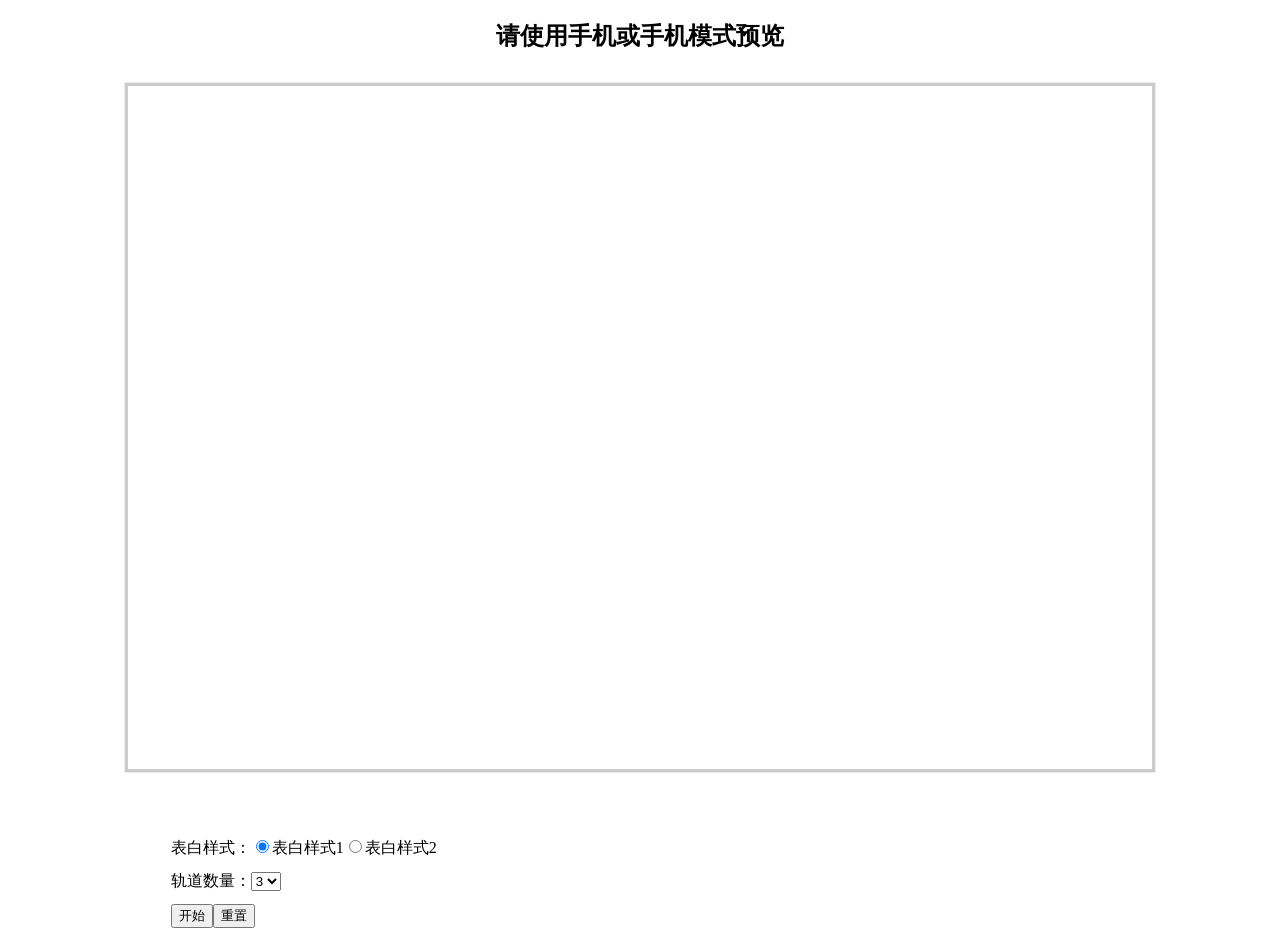
<file: index.html>
<!DOCTYPE html>
<html lang="en">
  <head>
    <meta charset="UTF-8" />
    <link rel="icon" type="image/svg+xml" href="/vite.svg" />
    <meta name="viewport" content="width=device-width, initial-scale=1.0" />
    <title>Vite + Vue + TS</title>
    <script type="module" crossorigin src="/assets/index.be3df23a.js"></script>
    <link rel="stylesheet" href="/assets/index.95c31c23.css">
  </head>
  <body>
    <div id="app"></div>
    
  </body>
</html>
</file>
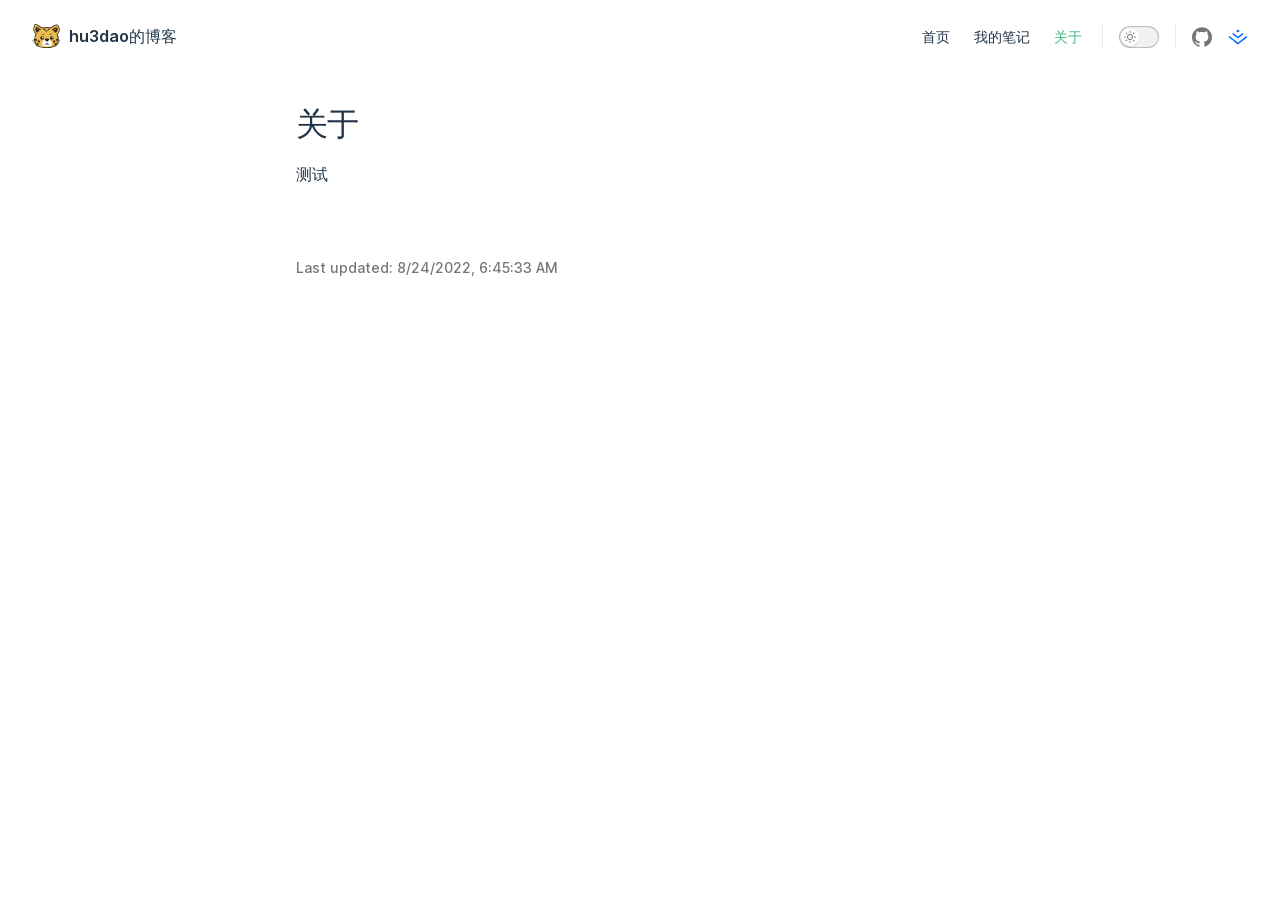
<file: about/index.html>
<!DOCTYPE html>
<html lang="zh-CN">
  <head>
    <meta charset="utf-8">
    <meta name="viewport" content="width=device-width,initial-scale=1">
    <title>关于 | hu3dao的博客</title>
    <meta name="description" content="A VitePress site">
    <link rel="stylesheet" href="/assets/style.5b69cde8.css">
    <link rel="modulepreload" href="/assets/app.d9716df6.js">
    <link rel="modulepreload" href="/assets/about_index.md.c6b2fc85.lean.js">
    
    <script id="check-dark-light">(()=>{const e=localStorage.getItem("vitepress-theme-appearance"),a=window.matchMedia("(prefers-color-scheme: dark)").matches;(!e||e==="auto"?a:e==="dark")&&document.documentElement.classList.add("dark")})();</script>
  </head>
  <body>
    <div id="app"><div class="Layout" data-v-ca9ccb7e><!--[--><!--]--><!--[--><span tabindex="-1" data-v-151f2593></span><a href="#VPContent" class="VPSkipLink visually-hidden" data-v-151f2593> Skip to content </a><!--]--><!----><header class="VPNav no-sidebar" data-v-ca9ccb7e data-v-a71a30f1><div class="VPNavBar" data-v-a71a30f1 data-v-a35e6f52><div class="container" data-v-a35e6f52><div class="VPNavBarTitle" data-v-a35e6f52 data-v-d5925166><a class="title" href="/" data-v-d5925166><!--[--><!--]--><!--[--><img class="VPImage logo" src="/logo.svg" data-v-e13a1912><!--]--><!--[-->hu3dao的博客<!--]--><!--[--><!--]--></a></div><div class="content" data-v-a35e6f52><!--[--><!--]--><!----><nav aria-labelledby="main-nav-aria-label" class="VPNavBarMenu menu" data-v-a35e6f52 data-v-f83db6ba><span id="main-nav-aria-label" class="visually-hidden" data-v-f83db6ba>Main Navigation</span><!--[--><!--[--><a class="VPLink link VPNavBarMenuLink" href="/" data-v-f83db6ba data-v-47a2263e data-v-3c355974><!--[-->首页<!--]--><!----></a><!--]--><!--[--><a class="VPLink link VPNavBarMenuLink" href="/article/" data-v-f83db6ba data-v-47a2263e data-v-3c355974><!--[-->我的笔记<!--]--><!----></a><!--]--><!--[--><a class="VPLink link VPNavBarMenuLink active" href="/about/" data-v-f83db6ba data-v-47a2263e data-v-3c355974><!--[-->关于<!--]--><!----></a><!--]--><!--]--></nav><!----><div class="VPNavBarAppearance appearance" data-v-a35e6f52 data-v-a3e7452b><button class="VPSwitch VPSwitchAppearance" type="button" role="switch" aria-label="toggle dark mode" data-v-a3e7452b data-v-968780f1 data-v-086e8519><span class="check" data-v-086e8519><span class="icon" data-v-086e8519><!--[--><svg xmlns="http://www.w3.org/2000/svg" aria-hidden="true" focusable="false" viewbox="0 0 24 24" class="sun" data-v-968780f1><path d="M12,18c-3.3,0-6-2.7-6-6s2.7-6,6-6s6,2.7,6,6S15.3,18,12,18zM12,8c-2.2,0-4,1.8-4,4c0,2.2,1.8,4,4,4c2.2,0,4-1.8,4-4C16,9.8,14.2,8,12,8z"></path><path d="M12,4c-0.6,0-1-0.4-1-1V1c0-0.6,0.4-1,1-1s1,0.4,1,1v2C13,3.6,12.6,4,12,4z"></path><path d="M12,24c-0.6,0-1-0.4-1-1v-2c0-0.6,0.4-1,1-1s1,0.4,1,1v2C13,23.6,12.6,24,12,24z"></path><path d="M5.6,6.6c-0.3,0-0.5-0.1-0.7-0.3L3.5,4.9c-0.4-0.4-0.4-1,0-1.4s1-0.4,1.4,0l1.4,1.4c0.4,0.4,0.4,1,0,1.4C6.2,6.5,5.9,6.6,5.6,6.6z"></path><path d="M19.8,20.8c-0.3,0-0.5-0.1-0.7-0.3l-1.4-1.4c-0.4-0.4-0.4-1,0-1.4s1-0.4,1.4,0l1.4,1.4c0.4,0.4,0.4,1,0,1.4C20.3,20.7,20,20.8,19.8,20.8z"></path><path d="M3,13H1c-0.6,0-1-0.4-1-1s0.4-1,1-1h2c0.6,0,1,0.4,1,1S3.6,13,3,13z"></path><path d="M23,13h-2c-0.6,0-1-0.4-1-1s0.4-1,1-1h2c0.6,0,1,0.4,1,1S23.6,13,23,13z"></path><path d="M4.2,20.8c-0.3,0-0.5-0.1-0.7-0.3c-0.4-0.4-0.4-1,0-1.4l1.4-1.4c0.4-0.4,1-0.4,1.4,0s0.4,1,0,1.4l-1.4,1.4C4.7,20.7,4.5,20.8,4.2,20.8z"></path><path d="M18.4,6.6c-0.3,0-0.5-0.1-0.7-0.3c-0.4-0.4-0.4-1,0-1.4l1.4-1.4c0.4-0.4,1-0.4,1.4,0s0.4,1,0,1.4l-1.4,1.4C18.9,6.5,18.6,6.6,18.4,6.6z"></path></svg><svg xmlns="http://www.w3.org/2000/svg" aria-hidden="true" focusable="false" viewbox="0 0 24 24" class="moon" data-v-968780f1><path d="M12.1,22c-0.3,0-0.6,0-0.9,0c-5.5-0.5-9.5-5.4-9-10.9c0.4-4.8,4.2-8.6,9-9c0.4,0,0.8,0.2,1,0.5c0.2,0.3,0.2,0.8-0.1,1.1c-2,2.7-1.4,6.4,1.3,8.4c2.1,1.6,5,1.6,7.1,0c0.3-0.2,0.7-0.3,1.1-0.1c0.3,0.2,0.5,0.6,0.5,1c-0.2,2.7-1.5,5.1-3.6,6.8C16.6,21.2,14.4,22,12.1,22zM9.3,4.4c-2.9,1-5,3.6-5.2,6.8c-0.4,4.4,2.8,8.3,7.2,8.7c2.1,0.2,4.2-0.4,5.8-1.8c1.1-0.9,1.9-2.1,2.4-3.4c-2.5,0.9-5.3,0.5-7.5-1.1C9.2,11.4,8.1,7.7,9.3,4.4z"></path></svg><!--]--></span></span></button></div><div class="VPSocialLinks VPNavBarSocialLinks social-links" data-v-a35e6f52 data-v-738bef5a data-v-f6988cfb><!--[--><a class="VPSocialLink" href="https://github.com/hu3dao" target="_blank" rel="noopener" data-v-f6988cfb data-v-e57698f6><svg role="img" viewBox="0 0 24 24" xmlns="http://www.w3.org/2000/svg"><title>GitHub</title><path d="M12 .297c-6.63 0-12 5.373-12 12 0 5.303 3.438 9.8 8.205 11.385.6.113.82-.258.82-.577 0-.285-.01-1.04-.015-2.04-3.338.724-4.042-1.61-4.042-1.61C4.422 18.07 3.633 17.7 3.633 17.7c-1.087-.744.084-.729.084-.729 1.205.084 1.838 1.236 1.838 1.236 1.07 1.835 2.809 1.305 3.495.998.108-.776.417-1.305.76-1.605-2.665-.3-5.466-1.332-5.466-5.93 0-1.31.465-2.38 1.235-3.22-.135-.303-.54-1.523.105-3.176 0 0 1.005-.322 3.3 1.23.96-.267 1.98-.399 3-.405 1.02.006 2.04.138 3 .405 2.28-1.552 3.285-1.23 3.285-1.23.645 1.653.24 2.873.12 3.176.765.84 1.23 1.91 1.23 3.22 0 4.61-2.805 5.625-5.475 5.92.42.36.81 1.096.81 2.22 0 1.606-.015 2.896-.015 3.286 0 .315.21.69.825.57C20.565 22.092 24 17.592 24 12.297c0-6.627-5.373-12-12-12"/></svg></a><a class="VPSocialLink" href="https://juejin.cn/user/2621662810352423" target="_blank" rel="noopener" data-v-f6988cfb data-v-e57698f6><svg t="1660906148499" class="icon" viewBox="0 0 1024 1024" version="1.1" xmlns="http://www.w3.org/2000/svg" p-id="1690" width="16" height="16"><title>掘金</title><path d="M465.189 161.792c-22.967 18.14-44.325 35.109-47.397 37.742l-5.851 4.68 10.971 8.632c5.998 4.827 11.85 9.508 13.02 10.532 1.17 1.024 17.993 14.336 37.156 29.696l34.962 27.795 5.267-3.95c2.925-2.194 23.259-18.432 45.348-35.986 21.943-17.555 41.253-32.768 42.716-33.646 1.609-1.024 2.779-2.194 2.779-2.78 0-0.438-9.655-8.63-21.504-17.846-11.995-9.363-22.674-17.847-23.845-18.871-15.945-13.02-49.737-39.059-50.76-39.059-0.586 0.147-19.896 14.922-42.862 33.061z m233.325 180.37C507.465 493.275 508.928 492.105 505.417 489.911c-3.072-1.902-11.556-8.485-64.073-50.03-9.07-7.168-18.578-14.775-21.358-16.823-2.78-2.194-8.777-6.875-13.312-10.532-4.68-3.657-10.679-8.339-13.312-10.533-13.165-10.24-71.095-56.027-102.107-80.457-5.852-4.681-11.41-8.485-12.142-8.485-0.731 0-10.971 7.754-22.674 17.116-11.703 9.508-22.674 18.286-24.284 19.456-1.755 1.17-5.12 3.95-7.46 6.144-2.34 2.34-4.828 4.096-5.413 4.096-3.072 0-0.731 3.072 6.437 8.777 4.096 3.218 8.777 6.875 10.094 8.046 1.316 1.024 10.24 8.045 19.748 15.506s23.26 18.286 30.428 23.99c19.31 15.215 31.89 25.308 127.853 101.084 47.836 37.742 88.796 69.779 90.844 71.095 3.657 2.487 3.95 2.487 7.46-0.292a1041.42 1041.42 0 0 0 16.092-12.727c6.875-5.413 14.775-11.703 17.554-13.897 30.135-23.699 80.018-63.05 81.774-64.512 1.17-1.024 12.434-9.802 24.868-19.603s37.888-29.696 56.32-44.324c18.579-14.629 46.227-36.425 61.733-48.567 15.506-12.142 27.794-22.528 27.502-23.26-0.878-1.17-57.637-47.104-59.978-48.274-0.731-0.439-18.578 12.727-39.497 29.257z" fill="#006CFF" p-id="1691"></path><path d="M57.93 489.326c-15.215 12.288-28.527 23.405-29.697 24.576-2.34 2.194-5.412-0.44 80.018 66.852 33.207 26.185 32.622 25.747 57.637 45.495 10.386 8.192 36.279 28.672 57.783 45.495 38.18 30.135 44.91 35.401 52.663 41.545 2.048 1.756 22.967 18.14 46.372 36.572 23.26 18.432 74.167 58.514 112.933 89.088 38.912 30.573 71.095 55.734 71.826 56.027 0.732 0.293 7.46-4.389 14.921-10.386 21.797-16.97 90.259-70.949 101.523-79.872 5.705-4.535 12.873-10.24 15.945-12.58 3.072-2.488 6.436-5.12 7.314-5.852 0.878-0.878 11.85-9.509 24.283-19.31 20.773-16.091 59.1-46.226 64.366-50.615 1.17-1.024 5.12-4.096 8.777-6.875 3.657-2.78 7.9-6.29 9.509-7.607 1.609-1.317 14.775-11.703 29.257-23.113 29.11-22.82 42.277-33.207 88.503-69.632 17.262-13.605 32.475-25.454 33.646-26.478 2.486-2.048 31.451-24.869 44.617-35.255 4.827-3.657 9.07-7.168 9.508-7.607 0.44-0.585 5.998-4.827 12.435-9.8 6.436-4.828 13.165-10.24 15.067-11.85l3.365-2.926-9.948-7.753c-5.412-4.388-10.24-8.192-10.679-8.63-1.17-1.317-22.381-18.433-30.135-24.284-3.95-3.072-7.314-5.998-7.606-6.73-1.317-3.071-6.73 0.147-29.258 17.994-13.458 10.532-25.746 20.187-27.355 21.504-1.61 1.463-10.533 8.338-19.749 15.652-9.216 7.168-17.115 13.459-17.554 13.898-0.439 0.438-6.583 5.412-13.897 10.971-7.168 5.559-15.214 11.703-17.7 13.75-4.974 4.097-5.413 4.39-20.334 16.239-5.56 4.388-11.264 8.777-12.435 9.8-1.17 1.025-20.333 16.092-42.422 33.354-22.09 17.408-41.546 32.768-43.155 34.084-1.609 1.463-14.482 11.557-28.525 22.528s-40.814 32.037-59.539 46.812c-18.578 14.775-42.276 33.353-52.516 41.399s-23.26 18.285-28.965 22.82l-10.386 8.339-4.389-3.072c-2.34-1.756-4.68-3.511-5.12-3.95-0.439-0.439-4.973-4.096-10.24-8.046-11.849-9.216-14.482-11.264-16.676-13.166-0.878-0.877-4.243-3.51-7.46-5.851-3.22-2.487-6.145-4.681-6.584-5.12-0.439-0.439-6.875-5.705-14.482-11.703-7.607-5.851-14.921-11.556-16.091-12.58-1.317-1.17-17.116-13.605-35.255-27.795-17.993-14.19-35.109-27.648-38.035-29.842-5.705-4.681-33.499-26.624-125.074-98.743-34.523-27.209-72.704-57.344-84.846-66.852-49.737-39.498-55.15-43.594-56.905-43.447-0.877 0-14.043 10.24-29.257 22.528z" fill="#006CFF" p-id="1692"></path></svg></a><!--]--></div><div class="VPFlyout VPNavBarExtra extra" data-v-a35e6f52 data-v-e89b88d7 data-v-6ffb57d3><button type="button" class="button" aria-haspopup="true" aria-expanded="false" aria-label="extra navigation" data-v-6ffb57d3><svg xmlns="http://www.w3.org/2000/svg" aria-hidden="true" focusable="false" viewbox="0 0 24 24" class="icon" data-v-6ffb57d3><circle cx="12" cy="12" r="2"></circle><circle cx="19" cy="12" r="2"></circle><circle cx="5" cy="12" r="2"></circle></svg></button><div class="menu" data-v-6ffb57d3><div class="VPMenu" data-v-6ffb57d3 data-v-1c5d0cfc><!----><!--[--><!--[--><!----><div class="group" data-v-e89b88d7><div class="item appearance" data-v-e89b88d7><p class="label" data-v-e89b88d7>Appearance</p><div class="appearance-action" data-v-e89b88d7><button class="VPSwitch VPSwitchAppearance" type="button" role="switch" aria-label="toggle dark mode" data-v-e89b88d7 data-v-968780f1 data-v-086e8519><span class="check" data-v-086e8519><span class="icon" data-v-086e8519><!--[--><svg xmlns="http://www.w3.org/2000/svg" aria-hidden="true" focusable="false" viewbox="0 0 24 24" class="sun" data-v-968780f1><path d="M12,18c-3.3,0-6-2.7-6-6s2.7-6,6-6s6,2.7,6,6S15.3,18,12,18zM12,8c-2.2,0-4,1.8-4,4c0,2.2,1.8,4,4,4c2.2,0,4-1.8,4-4C16,9.8,14.2,8,12,8z"></path><path d="M12,4c-0.6,0-1-0.4-1-1V1c0-0.6,0.4-1,1-1s1,0.4,1,1v2C13,3.6,12.6,4,12,4z"></path><path d="M12,24c-0.6,0-1-0.4-1-1v-2c0-0.6,0.4-1,1-1s1,0.4,1,1v2C13,23.6,12.6,24,12,24z"></path><path d="M5.6,6.6c-0.3,0-0.5-0.1-0.7-0.3L3.5,4.9c-0.4-0.4-0.4-1,0-1.4s1-0.4,1.4,0l1.4,1.4c0.4,0.4,0.4,1,0,1.4C6.2,6.5,5.9,6.6,5.6,6.6z"></path><path d="M19.8,20.8c-0.3,0-0.5-0.1-0.7-0.3l-1.4-1.4c-0.4-0.4-0.4-1,0-1.4s1-0.4,1.4,0l1.4,1.4c0.4,0.4,0.4,1,0,1.4C20.3,20.7,20,20.8,19.8,20.8z"></path><path d="M3,13H1c-0.6,0-1-0.4-1-1s0.4-1,1-1h2c0.6,0,1,0.4,1,1S3.6,13,3,13z"></path><path d="M23,13h-2c-0.6,0-1-0.4-1-1s0.4-1,1-1h2c0.6,0,1,0.4,1,1S23.6,13,23,13z"></path><path d="M4.2,20.8c-0.3,0-0.5-0.1-0.7-0.3c-0.4-0.4-0.4-1,0-1.4l1.4-1.4c0.4-0.4,1-0.4,1.4,0s0.4,1,0,1.4l-1.4,1.4C4.7,20.7,4.5,20.8,4.2,20.8z"></path><path d="M18.4,6.6c-0.3,0-0.5-0.1-0.7-0.3c-0.4-0.4-0.4-1,0-1.4l1.4-1.4c0.4-0.4,1-0.4,1.4,0s0.4,1,0,1.4l-1.4,1.4C18.9,6.5,18.6,6.6,18.4,6.6z"></path></svg><svg xmlns="http://www.w3.org/2000/svg" aria-hidden="true" focusable="false" viewbox="0 0 24 24" class="moon" data-v-968780f1><path d="M12.1,22c-0.3,0-0.6,0-0.9,0c-5.5-0.5-9.5-5.4-9-10.9c0.4-4.8,4.2-8.6,9-9c0.4,0,0.8,0.2,1,0.5c0.2,0.3,0.2,0.8-0.1,1.1c-2,2.7-1.4,6.4,1.3,8.4c2.1,1.6,5,1.6,7.1,0c0.3-0.2,0.7-0.3,1.1-0.1c0.3,0.2,0.5,0.6,0.5,1c-0.2,2.7-1.5,5.1-3.6,6.8C16.6,21.2,14.4,22,12.1,22zM9.3,4.4c-2.9,1-5,3.6-5.2,6.8c-0.4,4.4,2.8,8.3,7.2,8.7c2.1,0.2,4.2-0.4,5.8-1.8c1.1-0.9,1.9-2.1,2.4-3.4c-2.5,0.9-5.3,0.5-7.5-1.1C9.2,11.4,8.1,7.7,9.3,4.4z"></path></svg><!--]--></span></span></button></div></div></div><div class="group" data-v-e89b88d7><div class="item social-links" data-v-e89b88d7><div class="VPSocialLinks social-links-list" data-v-e89b88d7 data-v-f6988cfb><!--[--><a class="VPSocialLink" href="https://github.com/hu3dao" target="_blank" rel="noopener" data-v-f6988cfb data-v-e57698f6><svg role="img" viewBox="0 0 24 24" xmlns="http://www.w3.org/2000/svg"><title>GitHub</title><path d="M12 .297c-6.63 0-12 5.373-12 12 0 5.303 3.438 9.8 8.205 11.385.6.113.82-.258.82-.577 0-.285-.01-1.04-.015-2.04-3.338.724-4.042-1.61-4.042-1.61C4.422 18.07 3.633 17.7 3.633 17.7c-1.087-.744.084-.729.084-.729 1.205.084 1.838 1.236 1.838 1.236 1.07 1.835 2.809 1.305 3.495.998.108-.776.417-1.305.76-1.605-2.665-.3-5.466-1.332-5.466-5.93 0-1.31.465-2.38 1.235-3.22-.135-.303-.54-1.523.105-3.176 0 0 1.005-.322 3.3 1.23.96-.267 1.98-.399 3-.405 1.02.006 2.04.138 3 .405 2.28-1.552 3.285-1.23 3.285-1.23.645 1.653.24 2.873.12 3.176.765.84 1.23 1.91 1.23 3.22 0 4.61-2.805 5.625-5.475 5.92.42.36.81 1.096.81 2.22 0 1.606-.015 2.896-.015 3.286 0 .315.21.69.825.57C20.565 22.092 24 17.592 24 12.297c0-6.627-5.373-12-12-12"/></svg></a><a class="VPSocialLink" href="https://juejin.cn/user/2621662810352423" target="_blank" rel="noopener" data-v-f6988cfb data-v-e57698f6><svg t="1660906148499" class="icon" viewBox="0 0 1024 1024" version="1.1" xmlns="http://www.w3.org/2000/svg" p-id="1690" width="16" height="16"><title>掘金</title><path d="M465.189 161.792c-22.967 18.14-44.325 35.109-47.397 37.742l-5.851 4.68 10.971 8.632c5.998 4.827 11.85 9.508 13.02 10.532 1.17 1.024 17.993 14.336 37.156 29.696l34.962 27.795 5.267-3.95c2.925-2.194 23.259-18.432 45.348-35.986 21.943-17.555 41.253-32.768 42.716-33.646 1.609-1.024 2.779-2.194 2.779-2.78 0-0.438-9.655-8.63-21.504-17.846-11.995-9.363-22.674-17.847-23.845-18.871-15.945-13.02-49.737-39.059-50.76-39.059-0.586 0.147-19.896 14.922-42.862 33.061z m233.325 180.37C507.465 493.275 508.928 492.105 505.417 489.911c-3.072-1.902-11.556-8.485-64.073-50.03-9.07-7.168-18.578-14.775-21.358-16.823-2.78-2.194-8.777-6.875-13.312-10.532-4.68-3.657-10.679-8.339-13.312-10.533-13.165-10.24-71.095-56.027-102.107-80.457-5.852-4.681-11.41-8.485-12.142-8.485-0.731 0-10.971 7.754-22.674 17.116-11.703 9.508-22.674 18.286-24.284 19.456-1.755 1.17-5.12 3.95-7.46 6.144-2.34 2.34-4.828 4.096-5.413 4.096-3.072 0-0.731 3.072 6.437 8.777 4.096 3.218 8.777 6.875 10.094 8.046 1.316 1.024 10.24 8.045 19.748 15.506s23.26 18.286 30.428 23.99c19.31 15.215 31.89 25.308 127.853 101.084 47.836 37.742 88.796 69.779 90.844 71.095 3.657 2.487 3.95 2.487 7.46-0.292a1041.42 1041.42 0 0 0 16.092-12.727c6.875-5.413 14.775-11.703 17.554-13.897 30.135-23.699 80.018-63.05 81.774-64.512 1.17-1.024 12.434-9.802 24.868-19.603s37.888-29.696 56.32-44.324c18.579-14.629 46.227-36.425 61.733-48.567 15.506-12.142 27.794-22.528 27.502-23.26-0.878-1.17-57.637-47.104-59.978-48.274-0.731-0.439-18.578 12.727-39.497 29.257z" fill="#006CFF" p-id="1691"></path><path d="M57.93 489.326c-15.215 12.288-28.527 23.405-29.697 24.576-2.34 2.194-5.412-0.44 80.018 66.852 33.207 26.185 32.622 25.747 57.637 45.495 10.386 8.192 36.279 28.672 57.783 45.495 38.18 30.135 44.91 35.401 52.663 41.545 2.048 1.756 22.967 18.14 46.372 36.572 23.26 18.432 74.167 58.514 112.933 89.088 38.912 30.573 71.095 55.734 71.826 56.027 0.732 0.293 7.46-4.389 14.921-10.386 21.797-16.97 90.259-70.949 101.523-79.872 5.705-4.535 12.873-10.24 15.945-12.58 3.072-2.488 6.436-5.12 7.314-5.852 0.878-0.878 11.85-9.509 24.283-19.31 20.773-16.091 59.1-46.226 64.366-50.615 1.17-1.024 5.12-4.096 8.777-6.875 3.657-2.78 7.9-6.29 9.509-7.607 1.609-1.317 14.775-11.703 29.257-23.113 29.11-22.82 42.277-33.207 88.503-69.632 17.262-13.605 32.475-25.454 33.646-26.478 2.486-2.048 31.451-24.869 44.617-35.255 4.827-3.657 9.07-7.168 9.508-7.607 0.44-0.585 5.998-4.827 12.435-9.8 6.436-4.828 13.165-10.24 15.067-11.85l3.365-2.926-9.948-7.753c-5.412-4.388-10.24-8.192-10.679-8.63-1.17-1.317-22.381-18.433-30.135-24.284-3.95-3.072-7.314-5.998-7.606-6.73-1.317-3.071-6.73 0.147-29.258 17.994-13.458 10.532-25.746 20.187-27.355 21.504-1.61 1.463-10.533 8.338-19.749 15.652-9.216 7.168-17.115 13.459-17.554 13.898-0.439 0.438-6.583 5.412-13.897 10.971-7.168 5.559-15.214 11.703-17.7 13.75-4.974 4.097-5.413 4.39-20.334 16.239-5.56 4.388-11.264 8.777-12.435 9.8-1.17 1.025-20.333 16.092-42.422 33.354-22.09 17.408-41.546 32.768-43.155 34.084-1.609 1.463-14.482 11.557-28.525 22.528s-40.814 32.037-59.539 46.812c-18.578 14.775-42.276 33.353-52.516 41.399s-23.26 18.285-28.965 22.82l-10.386 8.339-4.389-3.072c-2.34-1.756-4.68-3.511-5.12-3.95-0.439-0.439-4.973-4.096-10.24-8.046-11.849-9.216-14.482-11.264-16.676-13.166-0.878-0.877-4.243-3.51-7.46-5.851-3.22-2.487-6.145-4.681-6.584-5.12-0.439-0.439-6.875-5.705-14.482-11.703-7.607-5.851-14.921-11.556-16.091-12.58-1.317-1.17-17.116-13.605-35.255-27.795-17.993-14.19-35.109-27.648-38.035-29.842-5.705-4.681-33.499-26.624-125.074-98.743-34.523-27.209-72.704-57.344-84.846-66.852-49.737-39.498-55.15-43.594-56.905-43.447-0.877 0-14.043 10.24-29.257 22.528z" fill="#006CFF" p-id="1692"></path></svg></a><!--]--></div></div></div><!--]--><!--]--></div></div></div><!--[--><!--]--><button type="button" class="VPNavBarHamburger hamburger" aria-label="mobile navigation" aria-expanded="false" aria-controls="VPNavScreen" data-v-a35e6f52 data-v-e5dd9c1c><span class="container" data-v-e5dd9c1c><span class="top" data-v-e5dd9c1c></span><span class="middle" data-v-e5dd9c1c></span><span class="bottom" data-v-e5dd9c1c></span></span></button></div></div></div><!----></header><!----><!----><div class="VPContent" id="VPContent" data-v-ca9ccb7e data-v-8af69dc9><div class="VPDoc" data-v-8af69dc9 data-v-1e748e60><div class="container" data-v-1e748e60><!----><div class="content" data-v-1e748e60><div class="content-container" data-v-1e748e60><!--[--><!--]--><main class="main" data-v-1e748e60><div style="position:relative;" class="vp-doc _about_index" data-v-1e748e60><div><h1 id="关于" tabindex="-1">关于 <a class="header-anchor" href="#关于" aria-hidden="true">#</a></h1><p>测试</p></div></div></main><!--[--><!--]--><footer class="VPDocFooter" data-v-1e748e60 data-v-a54a85bd><div class="edit-info" data-v-a54a85bd><!----><div class="last-updated" data-v-a54a85bd><p class="VPLastUpdated" data-v-a54a85bd data-v-f7d51a9c>Last updated: <time datatime="2022-08-24T06:45:33.000Z" data-v-f7d51a9c></time></p></div></div><!----></footer><!--[--><!--]--></div></div></div></div></div><!----><!--[--><!--]--></div></div>
    <script>__VP_HASH_MAP__ = JSON.parse("{\"about_index.md\":\"c6b2fc85\",\"article_index.md\":\"bd149cf7\",\"article_js_advanced.md\":\"7d724c19\",\"article_js_basic.md\":\"3c99af45\",\"article_wheel_danmaku.md\":\"9b342c82\",\"article_wheel_scroll-view.md\":\"aca20080\",\"article_wheel_vue3-demo.md\":\"a92b58a4\",\"index.md\":\"b3d7b806\",\"test.md\":\"e20d6341\"}")</script>
    <script type="module" async src="/assets/app.d9716df6.js"></script>
    
  </body>
</html>
</file>
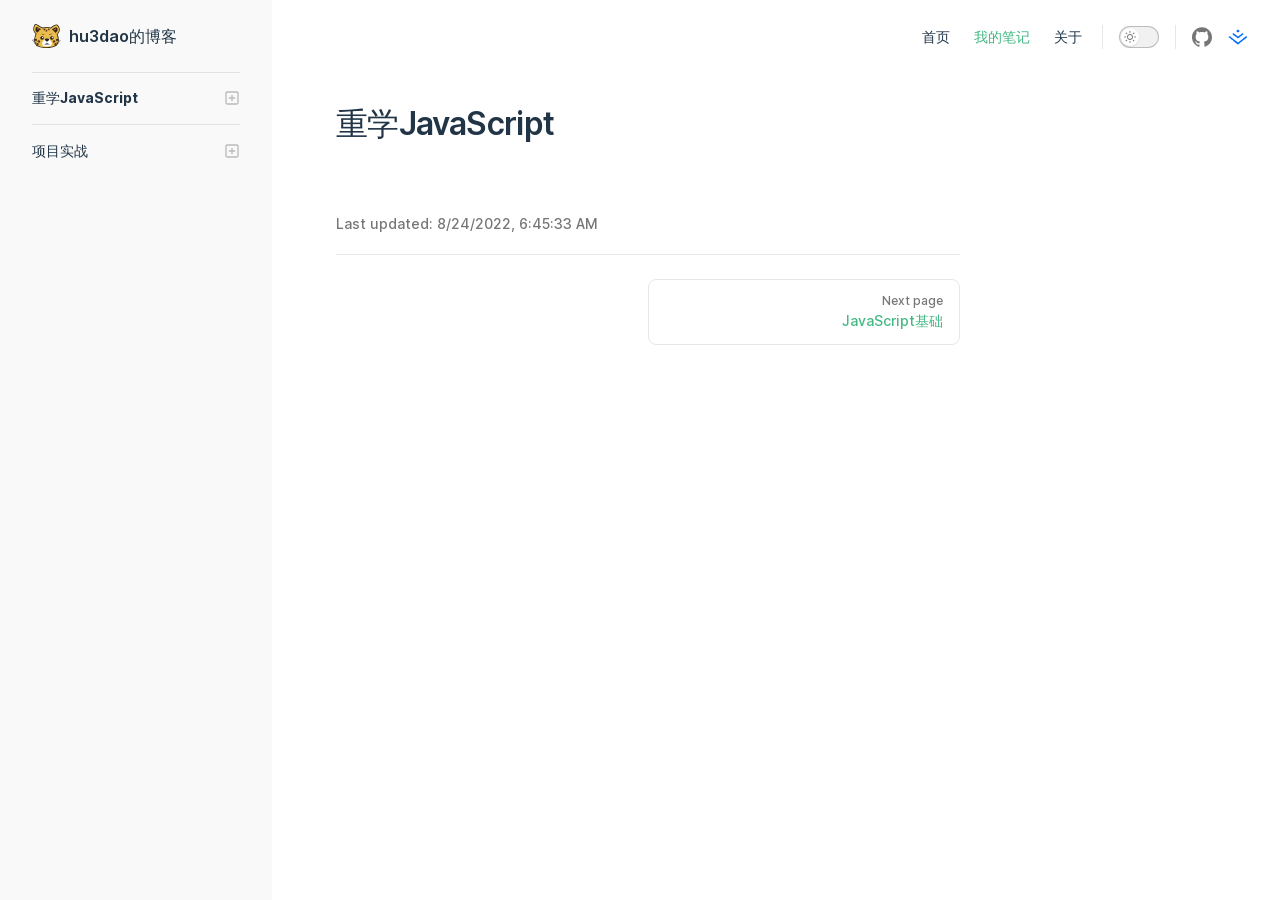
<file: article/index.html>
<!DOCTYPE html>
<html lang="zh-CN">
  <head>
    <meta charset="utf-8">
    <meta name="viewport" content="width=device-width,initial-scale=1">
    <title>重学JavaScript | hu3dao的博客</title>
    <meta name="description" content="A VitePress site">
    <link rel="stylesheet" href="/assets/style.5b69cde8.css">
    <link rel="modulepreload" href="/assets/app.d9716df6.js">
    <link rel="modulepreload" href="/assets/article_index.md.bd149cf7.lean.js">
    
    <script id="check-dark-light">(()=>{const e=localStorage.getItem("vitepress-theme-appearance"),a=window.matchMedia("(prefers-color-scheme: dark)").matches;(!e||e==="auto"?a:e==="dark")&&document.documentElement.classList.add("dark")})();</script>
  </head>
  <body>
    <div id="app"><div class="Layout" data-v-ca9ccb7e><!--[--><!--]--><!--[--><span tabindex="-1" data-v-151f2593></span><a href="#VPContent" class="VPSkipLink visually-hidden" data-v-151f2593> Skip to content </a><!--]--><!----><header class="VPNav" data-v-ca9ccb7e data-v-a71a30f1><div class="VPNavBar has-sidebar" data-v-a71a30f1 data-v-a35e6f52><div class="container" data-v-a35e6f52><div class="VPNavBarTitle has-sidebar" data-v-a35e6f52 data-v-d5925166><a class="title" href="/" data-v-d5925166><!--[--><!--]--><!--[--><img class="VPImage logo" src="/logo.svg" data-v-e13a1912><!--]--><!--[-->hu3dao的博客<!--]--><!--[--><!--]--></a></div><div class="content" data-v-a35e6f52><!--[--><!--]--><!----><nav aria-labelledby="main-nav-aria-label" class="VPNavBarMenu menu" data-v-a35e6f52 data-v-f83db6ba><span id="main-nav-aria-label" class="visually-hidden" data-v-f83db6ba>Main Navigation</span><!--[--><!--[--><a class="VPLink link VPNavBarMenuLink" href="/" data-v-f83db6ba data-v-47a2263e data-v-3c355974><!--[-->首页<!--]--><!----></a><!--]--><!--[--><a class="VPLink link VPNavBarMenuLink active" href="/article/" data-v-f83db6ba data-v-47a2263e data-v-3c355974><!--[-->我的笔记<!--]--><!----></a><!--]--><!--[--><a class="VPLink link VPNavBarMenuLink" href="/about/" data-v-f83db6ba data-v-47a2263e data-v-3c355974><!--[-->关于<!--]--><!----></a><!--]--><!--]--></nav><!----><div class="VPNavBarAppearance appearance" data-v-a35e6f52 data-v-a3e7452b><button class="VPSwitch VPSwitchAppearance" type="button" role="switch" aria-label="toggle dark mode" data-v-a3e7452b data-v-968780f1 data-v-086e8519><span class="check" data-v-086e8519><span class="icon" data-v-086e8519><!--[--><svg xmlns="http://www.w3.org/2000/svg" aria-hidden="true" focusable="false" viewbox="0 0 24 24" class="sun" data-v-968780f1><path d="M12,18c-3.3,0-6-2.7-6-6s2.7-6,6-6s6,2.7,6,6S15.3,18,12,18zM12,8c-2.2,0-4,1.8-4,4c0,2.2,1.8,4,4,4c2.2,0,4-1.8,4-4C16,9.8,14.2,8,12,8z"></path><path d="M12,4c-0.6,0-1-0.4-1-1V1c0-0.6,0.4-1,1-1s1,0.4,1,1v2C13,3.6,12.6,4,12,4z"></path><path d="M12,24c-0.6,0-1-0.4-1-1v-2c0-0.6,0.4-1,1-1s1,0.4,1,1v2C13,23.6,12.6,24,12,24z"></path><path d="M5.6,6.6c-0.3,0-0.5-0.1-0.7-0.3L3.5,4.9c-0.4-0.4-0.4-1,0-1.4s1-0.4,1.4,0l1.4,1.4c0.4,0.4,0.4,1,0,1.4C6.2,6.5,5.9,6.6,5.6,6.6z"></path><path d="M19.8,20.8c-0.3,0-0.5-0.1-0.7-0.3l-1.4-1.4c-0.4-0.4-0.4-1,0-1.4s1-0.4,1.4,0l1.4,1.4c0.4,0.4,0.4,1,0,1.4C20.3,20.7,20,20.8,19.8,20.8z"></path><path d="M3,13H1c-0.6,0-1-0.4-1-1s0.4-1,1-1h2c0.6,0,1,0.4,1,1S3.6,13,3,13z"></path><path d="M23,13h-2c-0.6,0-1-0.4-1-1s0.4-1,1-1h2c0.6,0,1,0.4,1,1S23.6,13,23,13z"></path><path d="M4.2,20.8c-0.3,0-0.5-0.1-0.7-0.3c-0.4-0.4-0.4-1,0-1.4l1.4-1.4c0.4-0.4,1-0.4,1.4,0s0.4,1,0,1.4l-1.4,1.4C4.7,20.7,4.5,20.8,4.2,20.8z"></path><path d="M18.4,6.6c-0.3,0-0.5-0.1-0.7-0.3c-0.4-0.4-0.4-1,0-1.4l1.4-1.4c0.4-0.4,1-0.4,1.4,0s0.4,1,0,1.4l-1.4,1.4C18.9,6.5,18.6,6.6,18.4,6.6z"></path></svg><svg xmlns="http://www.w3.org/2000/svg" aria-hidden="true" focusable="false" viewbox="0 0 24 24" class="moon" data-v-968780f1><path d="M12.1,22c-0.3,0-0.6,0-0.9,0c-5.5-0.5-9.5-5.4-9-10.9c0.4-4.8,4.2-8.6,9-9c0.4,0,0.8,0.2,1,0.5c0.2,0.3,0.2,0.8-0.1,1.1c-2,2.7-1.4,6.4,1.3,8.4c2.1,1.6,5,1.6,7.1,0c0.3-0.2,0.7-0.3,1.1-0.1c0.3,0.2,0.5,0.6,0.5,1c-0.2,2.7-1.5,5.1-3.6,6.8C16.6,21.2,14.4,22,12.1,22zM9.3,4.4c-2.9,1-5,3.6-5.2,6.8c-0.4,4.4,2.8,8.3,7.2,8.7c2.1,0.2,4.2-0.4,5.8-1.8c1.1-0.9,1.9-2.1,2.4-3.4c-2.5,0.9-5.3,0.5-7.5-1.1C9.2,11.4,8.1,7.7,9.3,4.4z"></path></svg><!--]--></span></span></button></div><div class="VPSocialLinks VPNavBarSocialLinks social-links" data-v-a35e6f52 data-v-738bef5a data-v-f6988cfb><!--[--><a class="VPSocialLink" href="https://github.com/hu3dao" target="_blank" rel="noopener" data-v-f6988cfb data-v-e57698f6><svg role="img" viewBox="0 0 24 24" xmlns="http://www.w3.org/2000/svg"><title>GitHub</title><path d="M12 .297c-6.63 0-12 5.373-12 12 0 5.303 3.438 9.8 8.205 11.385.6.113.82-.258.82-.577 0-.285-.01-1.04-.015-2.04-3.338.724-4.042-1.61-4.042-1.61C4.422 18.07 3.633 17.7 3.633 17.7c-1.087-.744.084-.729.084-.729 1.205.084 1.838 1.236 1.838 1.236 1.07 1.835 2.809 1.305 3.495.998.108-.776.417-1.305.76-1.605-2.665-.3-5.466-1.332-5.466-5.93 0-1.31.465-2.38 1.235-3.22-.135-.303-.54-1.523.105-3.176 0 0 1.005-.322 3.3 1.23.96-.267 1.98-.399 3-.405 1.02.006 2.04.138 3 .405 2.28-1.552 3.285-1.23 3.285-1.23.645 1.653.24 2.873.12 3.176.765.84 1.23 1.91 1.23 3.22 0 4.61-2.805 5.625-5.475 5.92.42.36.81 1.096.81 2.22 0 1.606-.015 2.896-.015 3.286 0 .315.21.69.825.57C20.565 22.092 24 17.592 24 12.297c0-6.627-5.373-12-12-12"/></svg></a><a class="VPSocialLink" href="https://juejin.cn/user/2621662810352423" target="_blank" rel="noopener" data-v-f6988cfb data-v-e57698f6><svg t="1660906148499" class="icon" viewBox="0 0 1024 1024" version="1.1" xmlns="http://www.w3.org/2000/svg" p-id="1690" width="16" height="16"><title>掘金</title><path d="M465.189 161.792c-22.967 18.14-44.325 35.109-47.397 37.742l-5.851 4.68 10.971 8.632c5.998 4.827 11.85 9.508 13.02 10.532 1.17 1.024 17.993 14.336 37.156 29.696l34.962 27.795 5.267-3.95c2.925-2.194 23.259-18.432 45.348-35.986 21.943-17.555 41.253-32.768 42.716-33.646 1.609-1.024 2.779-2.194 2.779-2.78 0-0.438-9.655-8.63-21.504-17.846-11.995-9.363-22.674-17.847-23.845-18.871-15.945-13.02-49.737-39.059-50.76-39.059-0.586 0.147-19.896 14.922-42.862 33.061z m233.325 180.37C507.465 493.275 508.928 492.105 505.417 489.911c-3.072-1.902-11.556-8.485-64.073-50.03-9.07-7.168-18.578-14.775-21.358-16.823-2.78-2.194-8.777-6.875-13.312-10.532-4.68-3.657-10.679-8.339-13.312-10.533-13.165-10.24-71.095-56.027-102.107-80.457-5.852-4.681-11.41-8.485-12.142-8.485-0.731 0-10.971 7.754-22.674 17.116-11.703 9.508-22.674 18.286-24.284 19.456-1.755 1.17-5.12 3.95-7.46 6.144-2.34 2.34-4.828 4.096-5.413 4.096-3.072 0-0.731 3.072 6.437 8.777 4.096 3.218 8.777 6.875 10.094 8.046 1.316 1.024 10.24 8.045 19.748 15.506s23.26 18.286 30.428 23.99c19.31 15.215 31.89 25.308 127.853 101.084 47.836 37.742 88.796 69.779 90.844 71.095 3.657 2.487 3.95 2.487 7.46-0.292a1041.42 1041.42 0 0 0 16.092-12.727c6.875-5.413 14.775-11.703 17.554-13.897 30.135-23.699 80.018-63.05 81.774-64.512 1.17-1.024 12.434-9.802 24.868-19.603s37.888-29.696 56.32-44.324c18.579-14.629 46.227-36.425 61.733-48.567 15.506-12.142 27.794-22.528 27.502-23.26-0.878-1.17-57.637-47.104-59.978-48.274-0.731-0.439-18.578 12.727-39.497 29.257z" fill="#006CFF" p-id="1691"></path><path d="M57.93 489.326c-15.215 12.288-28.527 23.405-29.697 24.576-2.34 2.194-5.412-0.44 80.018 66.852 33.207 26.185 32.622 25.747 57.637 45.495 10.386 8.192 36.279 28.672 57.783 45.495 38.18 30.135 44.91 35.401 52.663 41.545 2.048 1.756 22.967 18.14 46.372 36.572 23.26 18.432 74.167 58.514 112.933 89.088 38.912 30.573 71.095 55.734 71.826 56.027 0.732 0.293 7.46-4.389 14.921-10.386 21.797-16.97 90.259-70.949 101.523-79.872 5.705-4.535 12.873-10.24 15.945-12.58 3.072-2.488 6.436-5.12 7.314-5.852 0.878-0.878 11.85-9.509 24.283-19.31 20.773-16.091 59.1-46.226 64.366-50.615 1.17-1.024 5.12-4.096 8.777-6.875 3.657-2.78 7.9-6.29 9.509-7.607 1.609-1.317 14.775-11.703 29.257-23.113 29.11-22.82 42.277-33.207 88.503-69.632 17.262-13.605 32.475-25.454 33.646-26.478 2.486-2.048 31.451-24.869 44.617-35.255 4.827-3.657 9.07-7.168 9.508-7.607 0.44-0.585 5.998-4.827 12.435-9.8 6.436-4.828 13.165-10.24 15.067-11.85l3.365-2.926-9.948-7.753c-5.412-4.388-10.24-8.192-10.679-8.63-1.17-1.317-22.381-18.433-30.135-24.284-3.95-3.072-7.314-5.998-7.606-6.73-1.317-3.071-6.73 0.147-29.258 17.994-13.458 10.532-25.746 20.187-27.355 21.504-1.61 1.463-10.533 8.338-19.749 15.652-9.216 7.168-17.115 13.459-17.554 13.898-0.439 0.438-6.583 5.412-13.897 10.971-7.168 5.559-15.214 11.703-17.7 13.75-4.974 4.097-5.413 4.39-20.334 16.239-5.56 4.388-11.264 8.777-12.435 9.8-1.17 1.025-20.333 16.092-42.422 33.354-22.09 17.408-41.546 32.768-43.155 34.084-1.609 1.463-14.482 11.557-28.525 22.528s-40.814 32.037-59.539 46.812c-18.578 14.775-42.276 33.353-52.516 41.399s-23.26 18.285-28.965 22.82l-10.386 8.339-4.389-3.072c-2.34-1.756-4.68-3.511-5.12-3.95-0.439-0.439-4.973-4.096-10.24-8.046-11.849-9.216-14.482-11.264-16.676-13.166-0.878-0.877-4.243-3.51-7.46-5.851-3.22-2.487-6.145-4.681-6.584-5.12-0.439-0.439-6.875-5.705-14.482-11.703-7.607-5.851-14.921-11.556-16.091-12.58-1.317-1.17-17.116-13.605-35.255-27.795-17.993-14.19-35.109-27.648-38.035-29.842-5.705-4.681-33.499-26.624-125.074-98.743-34.523-27.209-72.704-57.344-84.846-66.852-49.737-39.498-55.15-43.594-56.905-43.447-0.877 0-14.043 10.24-29.257 22.528z" fill="#006CFF" p-id="1692"></path></svg></a><!--]--></div><div class="VPFlyout VPNavBarExtra extra" data-v-a35e6f52 data-v-e89b88d7 data-v-6ffb57d3><button type="button" class="button" aria-haspopup="true" aria-expanded="false" aria-label="extra navigation" data-v-6ffb57d3><svg xmlns="http://www.w3.org/2000/svg" aria-hidden="true" focusable="false" viewbox="0 0 24 24" class="icon" data-v-6ffb57d3><circle cx="12" cy="12" r="2"></circle><circle cx="19" cy="12" r="2"></circle><circle cx="5" cy="12" r="2"></circle></svg></button><div class="menu" data-v-6ffb57d3><div class="VPMenu" data-v-6ffb57d3 data-v-1c5d0cfc><!----><!--[--><!--[--><!----><div class="group" data-v-e89b88d7><div class="item appearance" data-v-e89b88d7><p class="label" data-v-e89b88d7>Appearance</p><div class="appearance-action" data-v-e89b88d7><button class="VPSwitch VPSwitchAppearance" type="button" role="switch" aria-label="toggle dark mode" data-v-e89b88d7 data-v-968780f1 data-v-086e8519><span class="check" data-v-086e8519><span class="icon" data-v-086e8519><!--[--><svg xmlns="http://www.w3.org/2000/svg" aria-hidden="true" focusable="false" viewbox="0 0 24 24" class="sun" data-v-968780f1><path d="M12,18c-3.3,0-6-2.7-6-6s2.7-6,6-6s6,2.7,6,6S15.3,18,12,18zM12,8c-2.2,0-4,1.8-4,4c0,2.2,1.8,4,4,4c2.2,0,4-1.8,4-4C16,9.8,14.2,8,12,8z"></path><path d="M12,4c-0.6,0-1-0.4-1-1V1c0-0.6,0.4-1,1-1s1,0.4,1,1v2C13,3.6,12.6,4,12,4z"></path><path d="M12,24c-0.6,0-1-0.4-1-1v-2c0-0.6,0.4-1,1-1s1,0.4,1,1v2C13,23.6,12.6,24,12,24z"></path><path d="M5.6,6.6c-0.3,0-0.5-0.1-0.7-0.3L3.5,4.9c-0.4-0.4-0.4-1,0-1.4s1-0.4,1.4,0l1.4,1.4c0.4,0.4,0.4,1,0,1.4C6.2,6.5,5.9,6.6,5.6,6.6z"></path><path d="M19.8,20.8c-0.3,0-0.5-0.1-0.7-0.3l-1.4-1.4c-0.4-0.4-0.4-1,0-1.4s1-0.4,1.4,0l1.4,1.4c0.4,0.4,0.4,1,0,1.4C20.3,20.7,20,20.8,19.8,20.8z"></path><path d="M3,13H1c-0.6,0-1-0.4-1-1s0.4-1,1-1h2c0.6,0,1,0.4,1,1S3.6,13,3,13z"></path><path d="M23,13h-2c-0.6,0-1-0.4-1-1s0.4-1,1-1h2c0.6,0,1,0.4,1,1S23.6,13,23,13z"></path><path d="M4.2,20.8c-0.3,0-0.5-0.1-0.7-0.3c-0.4-0.4-0.4-1,0-1.4l1.4-1.4c0.4-0.4,1-0.4,1.4,0s0.4,1,0,1.4l-1.4,1.4C4.7,20.7,4.5,20.8,4.2,20.8z"></path><path d="M18.4,6.6c-0.3,0-0.5-0.1-0.7-0.3c-0.4-0.4-0.4-1,0-1.4l1.4-1.4c0.4-0.4,1-0.4,1.4,0s0.4,1,0,1.4l-1.4,1.4C18.9,6.5,18.6,6.6,18.4,6.6z"></path></svg><svg xmlns="http://www.w3.org/2000/svg" aria-hidden="true" focusable="false" viewbox="0 0 24 24" class="moon" data-v-968780f1><path d="M12.1,22c-0.3,0-0.6,0-0.9,0c-5.5-0.5-9.5-5.4-9-10.9c0.4-4.8,4.2-8.6,9-9c0.4,0,0.8,0.2,1,0.5c0.2,0.3,0.2,0.8-0.1,1.1c-2,2.7-1.4,6.4,1.3,8.4c2.1,1.6,5,1.6,7.1,0c0.3-0.2,0.7-0.3,1.1-0.1c0.3,0.2,0.5,0.6,0.5,1c-0.2,2.7-1.5,5.1-3.6,6.8C16.6,21.2,14.4,22,12.1,22zM9.3,4.4c-2.9,1-5,3.6-5.2,6.8c-0.4,4.4,2.8,8.3,7.2,8.7c2.1,0.2,4.2-0.4,5.8-1.8c1.1-0.9,1.9-2.1,2.4-3.4c-2.5,0.9-5.3,0.5-7.5-1.1C9.2,11.4,8.1,7.7,9.3,4.4z"></path></svg><!--]--></span></span></button></div></div></div><div class="group" data-v-e89b88d7><div class="item social-links" data-v-e89b88d7><div class="VPSocialLinks social-links-list" data-v-e89b88d7 data-v-f6988cfb><!--[--><a class="VPSocialLink" href="https://github.com/hu3dao" target="_blank" rel="noopener" data-v-f6988cfb data-v-e57698f6><svg role="img" viewBox="0 0 24 24" xmlns="http://www.w3.org/2000/svg"><title>GitHub</title><path d="M12 .297c-6.63 0-12 5.373-12 12 0 5.303 3.438 9.8 8.205 11.385.6.113.82-.258.82-.577 0-.285-.01-1.04-.015-2.04-3.338.724-4.042-1.61-4.042-1.61C4.422 18.07 3.633 17.7 3.633 17.7c-1.087-.744.084-.729.084-.729 1.205.084 1.838 1.236 1.838 1.236 1.07 1.835 2.809 1.305 3.495.998.108-.776.417-1.305.76-1.605-2.665-.3-5.466-1.332-5.466-5.93 0-1.31.465-2.38 1.235-3.22-.135-.303-.54-1.523.105-3.176 0 0 1.005-.322 3.3 1.23.96-.267 1.98-.399 3-.405 1.02.006 2.04.138 3 .405 2.28-1.552 3.285-1.23 3.285-1.23.645 1.653.24 2.873.12 3.176.765.84 1.23 1.91 1.23 3.22 0 4.61-2.805 5.625-5.475 5.92.42.36.81 1.096.81 2.22 0 1.606-.015 2.896-.015 3.286 0 .315.21.69.825.57C20.565 22.092 24 17.592 24 12.297c0-6.627-5.373-12-12-12"/></svg></a><a class="VPSocialLink" href="https://juejin.cn/user/2621662810352423" target="_blank" rel="noopener" data-v-f6988cfb data-v-e57698f6><svg t="1660906148499" class="icon" viewBox="0 0 1024 1024" version="1.1" xmlns="http://www.w3.org/2000/svg" p-id="1690" width="16" height="16"><title>掘金</title><path d="M465.189 161.792c-22.967 18.14-44.325 35.109-47.397 37.742l-5.851 4.68 10.971 8.632c5.998 4.827 11.85 9.508 13.02 10.532 1.17 1.024 17.993 14.336 37.156 29.696l34.962 27.795 5.267-3.95c2.925-2.194 23.259-18.432 45.348-35.986 21.943-17.555 41.253-32.768 42.716-33.646 1.609-1.024 2.779-2.194 2.779-2.78 0-0.438-9.655-8.63-21.504-17.846-11.995-9.363-22.674-17.847-23.845-18.871-15.945-13.02-49.737-39.059-50.76-39.059-0.586 0.147-19.896 14.922-42.862 33.061z m233.325 180.37C507.465 493.275 508.928 492.105 505.417 489.911c-3.072-1.902-11.556-8.485-64.073-50.03-9.07-7.168-18.578-14.775-21.358-16.823-2.78-2.194-8.777-6.875-13.312-10.532-4.68-3.657-10.679-8.339-13.312-10.533-13.165-10.24-71.095-56.027-102.107-80.457-5.852-4.681-11.41-8.485-12.142-8.485-0.731 0-10.971 7.754-22.674 17.116-11.703 9.508-22.674 18.286-24.284 19.456-1.755 1.17-5.12 3.95-7.46 6.144-2.34 2.34-4.828 4.096-5.413 4.096-3.072 0-0.731 3.072 6.437 8.777 4.096 3.218 8.777 6.875 10.094 8.046 1.316 1.024 10.24 8.045 19.748 15.506s23.26 18.286 30.428 23.99c19.31 15.215 31.89 25.308 127.853 101.084 47.836 37.742 88.796 69.779 90.844 71.095 3.657 2.487 3.95 2.487 7.46-0.292a1041.42 1041.42 0 0 0 16.092-12.727c6.875-5.413 14.775-11.703 17.554-13.897 30.135-23.699 80.018-63.05 81.774-64.512 1.17-1.024 12.434-9.802 24.868-19.603s37.888-29.696 56.32-44.324c18.579-14.629 46.227-36.425 61.733-48.567 15.506-12.142 27.794-22.528 27.502-23.26-0.878-1.17-57.637-47.104-59.978-48.274-0.731-0.439-18.578 12.727-39.497 29.257z" fill="#006CFF" p-id="1691"></path><path d="M57.93 489.326c-15.215 12.288-28.527 23.405-29.697 24.576-2.34 2.194-5.412-0.44 80.018 66.852 33.207 26.185 32.622 25.747 57.637 45.495 10.386 8.192 36.279 28.672 57.783 45.495 38.18 30.135 44.91 35.401 52.663 41.545 2.048 1.756 22.967 18.14 46.372 36.572 23.26 18.432 74.167 58.514 112.933 89.088 38.912 30.573 71.095 55.734 71.826 56.027 0.732 0.293 7.46-4.389 14.921-10.386 21.797-16.97 90.259-70.949 101.523-79.872 5.705-4.535 12.873-10.24 15.945-12.58 3.072-2.488 6.436-5.12 7.314-5.852 0.878-0.878 11.85-9.509 24.283-19.31 20.773-16.091 59.1-46.226 64.366-50.615 1.17-1.024 5.12-4.096 8.777-6.875 3.657-2.78 7.9-6.29 9.509-7.607 1.609-1.317 14.775-11.703 29.257-23.113 29.11-22.82 42.277-33.207 88.503-69.632 17.262-13.605 32.475-25.454 33.646-26.478 2.486-2.048 31.451-24.869 44.617-35.255 4.827-3.657 9.07-7.168 9.508-7.607 0.44-0.585 5.998-4.827 12.435-9.8 6.436-4.828 13.165-10.24 15.067-11.85l3.365-2.926-9.948-7.753c-5.412-4.388-10.24-8.192-10.679-8.63-1.17-1.317-22.381-18.433-30.135-24.284-3.95-3.072-7.314-5.998-7.606-6.73-1.317-3.071-6.73 0.147-29.258 17.994-13.458 10.532-25.746 20.187-27.355 21.504-1.61 1.463-10.533 8.338-19.749 15.652-9.216 7.168-17.115 13.459-17.554 13.898-0.439 0.438-6.583 5.412-13.897 10.971-7.168 5.559-15.214 11.703-17.7 13.75-4.974 4.097-5.413 4.39-20.334 16.239-5.56 4.388-11.264 8.777-12.435 9.8-1.17 1.025-20.333 16.092-42.422 33.354-22.09 17.408-41.546 32.768-43.155 34.084-1.609 1.463-14.482 11.557-28.525 22.528s-40.814 32.037-59.539 46.812c-18.578 14.775-42.276 33.353-52.516 41.399s-23.26 18.285-28.965 22.82l-10.386 8.339-4.389-3.072c-2.34-1.756-4.68-3.511-5.12-3.95-0.439-0.439-4.973-4.096-10.24-8.046-11.849-9.216-14.482-11.264-16.676-13.166-0.878-0.877-4.243-3.51-7.46-5.851-3.22-2.487-6.145-4.681-6.584-5.12-0.439-0.439-6.875-5.705-14.482-11.703-7.607-5.851-14.921-11.556-16.091-12.58-1.317-1.17-17.116-13.605-35.255-27.795-17.993-14.19-35.109-27.648-38.035-29.842-5.705-4.681-33.499-26.624-125.074-98.743-34.523-27.209-72.704-57.344-84.846-66.852-49.737-39.498-55.15-43.594-56.905-43.447-0.877 0-14.043 10.24-29.257 22.528z" fill="#006CFF" p-id="1692"></path></svg></a><!--]--></div></div></div><!--]--><!--]--></div></div></div><!--[--><!--]--><button type="button" class="VPNavBarHamburger hamburger" aria-label="mobile navigation" aria-expanded="false" aria-controls="VPNavScreen" data-v-a35e6f52 data-v-e5dd9c1c><span class="container" data-v-e5dd9c1c><span class="top" data-v-e5dd9c1c></span><span class="middle" data-v-e5dd9c1c></span><span class="bottom" data-v-e5dd9c1c></span></span></button></div></div></div><!----></header><div class="VPLocalNav" data-v-ca9ccb7e data-v-aac27d5e><button class="menu" aria-expanded="false" aria-controls="VPSidebarNav" data-v-aac27d5e><svg xmlns="http://www.w3.org/2000/svg" aria-hidden="true" focusable="false" viewbox="0 0 24 24" class="menu-icon" data-v-aac27d5e><path d="M17,11H3c-0.6,0-1-0.4-1-1s0.4-1,1-1h14c0.6,0,1,0.4,1,1S17.6,11,17,11z"></path><path d="M21,7H3C2.4,7,2,6.6,2,6s0.4-1,1-1h18c0.6,0,1,0.4,1,1S21.6,7,21,7z"></path><path d="M21,15H3c-0.6,0-1-0.4-1-1s0.4-1,1-1h18c0.6,0,1,0.4,1,1S21.6,15,21,15z"></path><path d="M17,19H3c-0.6,0-1-0.4-1-1s0.4-1,1-1h14c0.6,0,1,0.4,1,1S17.6,19,17,19z"></path></svg><span class="menu-text" data-v-aac27d5e>Menu</span></button><a class="top-link" href="#" data-v-aac27d5e> Return to top </a></div><aside class="VPSidebar" data-v-ca9ccb7e data-v-f332cb62><nav class="nav" id="VPSidebarNav" aria-labelledby="sidebar-aria-label" tabindex="-1" data-v-f332cb62><span class="visually-hidden" id="sidebar-aria-label" data-v-f332cb62> Sidebar Navigation </span><!--[--><div class="group" data-v-f332cb62><section class="VPSidebarGroup collapsible collapsed" data-v-f332cb62 data-v-2976c796><div class="title" role="button" data-v-2976c796><h2 class="title-text" data-v-2976c796>重学JavaScript</h2><div class="action" data-v-2976c796><svg xmlns="http://www.w3.org/2000/svg" xmlns:xlink="http://www.w3.org/1999/xlink" viewbox="0 0 24 24" class="icon minus" data-v-2976c796><path d="M19,2H5C3.3,2,2,3.3,2,5v14c0,1.7,1.3,3,3,3h14c1.7,0,3-1.3,3-3V5C22,3.3,20.7,2,19,2zM20,19c0,0.6-0.4,1-1,1H5c-0.6,0-1-0.4-1-1V5c0-0.6,0.4-1,1-1h14c0.6,0,1,0.4,1,1V19z"></path><path d="M16,11H8c-0.6,0-1,0.4-1,1s0.4,1,1,1h8c0.6,0,1-0.4,1-1S16.6,11,16,11z"></path></svg><svg version="1.1" xmlns="http://www.w3.org/2000/svg" viewbox="0 0 24 24" class="icon plus" data-v-2976c796><path d="M19,2H5C3.3,2,2,3.3,2,5v14c0,1.7,1.3,3,3,3h14c1.7,0,3-1.3,3-3V5C22,3.3,20.7,2,19,2z M20,19c0,0.6-0.4,1-1,1H5c-0.6,0-1-0.4-1-1V5c0-0.6,0.4-1,1-1h14c0.6,0,1,0.4,1,1V19z"></path><path d="M16,11h-3V8c0-0.6-0.4-1-1-1s-1,0.4-1,1v3H8c-0.6,0-1,0.4-1,1s0.4,1,1,1h3v3c0,0.6,0.4,1,1,1s1-0.4,1-1v-3h3c0.6,0,1-0.4,1-1S16.6,11,16,11z"></path></svg></div></div><div class="items" data-v-2976c796><!--[--><a class="VPLink link link" href="/article/js/basic.html" data-v-2976c796 data-v-f7e544fc data-v-3c355974><!--[--><span class="link-text" data-v-f7e544fc>JavaScript基础</span><!----><!--]--><!----></a><a class="VPLink link link" href="/article/js/advanced.html" data-v-2976c796 data-v-f7e544fc data-v-3c355974><!--[--><span class="link-text" data-v-f7e544fc>JavaScript进阶</span><!----><!--]--><!----></a><!--]--></div></section></div><div class="group" data-v-f332cb62><section class="VPSidebarGroup collapsible collapsed" data-v-f332cb62 data-v-2976c796><div class="title" role="button" data-v-2976c796><h2 class="title-text" data-v-2976c796>项目实战</h2><div class="action" data-v-2976c796><svg xmlns="http://www.w3.org/2000/svg" xmlns:xlink="http://www.w3.org/1999/xlink" viewbox="0 0 24 24" class="icon minus" data-v-2976c796><path d="M19,2H5C3.3,2,2,3.3,2,5v14c0,1.7,1.3,3,3,3h14c1.7,0,3-1.3,3-3V5C22,3.3,20.7,2,19,2zM20,19c0,0.6-0.4,1-1,1H5c-0.6,0-1-0.4-1-1V5c0-0.6,0.4-1,1-1h14c0.6,0,1,0.4,1,1V19z"></path><path d="M16,11H8c-0.6,0-1,0.4-1,1s0.4,1,1,1h8c0.6,0,1-0.4,1-1S16.6,11,16,11z"></path></svg><svg version="1.1" xmlns="http://www.w3.org/2000/svg" viewbox="0 0 24 24" class="icon plus" data-v-2976c796><path d="M19,2H5C3.3,2,2,3.3,2,5v14c0,1.7,1.3,3,3,3h14c1.7,0,3-1.3,3-3V5C22,3.3,20.7,2,19,2z M20,19c0,0.6-0.4,1-1,1H5c-0.6,0-1-0.4-1-1V5c0-0.6,0.4-1,1-1h14c0.6,0,1,0.4,1,1V19z"></path><path d="M16,11h-3V8c0-0.6-0.4-1-1-1s-1,0.4-1,1v3H8c-0.6,0-1,0.4-1,1s0.4,1,1,1h3v3c0,0.6,0.4,1,1,1s1-0.4,1-1v-3h3c0.6,0,1-0.4,1-1S16.6,11,16,11z"></path></svg></div></div><div class="items" data-v-2976c796><!--[--><a class="VPLink link link" href="/article/wheel/scroll-view.html" data-v-2976c796 data-v-f7e544fc data-v-3c355974><!--[--><span class="link-text" data-v-f7e544fc>vue滚动视图组件</span><!----><!--]--><!----></a><a class="VPLink link link" href="/article/wheel/vue3-demo.html" data-v-2976c796 data-v-f7e544fc data-v-3c355974><!--[--><span class="link-text" data-v-f7e544fc>搭建vue3+ts+vite项目</span><!----><!--]--><!----></a><a class="VPLink link link" href="/article/wheel/danmaku.html" data-v-2976c796 data-v-f7e544fc data-v-3c355974><!--[--><span class="link-text" data-v-f7e544fc>实现可自定义样式的弹幕功能</span><!----><!--]--><!----></a><!--]--></div></section></div><!--]--></nav></aside><div class="VPContent has-sidebar" id="VPContent" data-v-ca9ccb7e data-v-8af69dc9><div class="VPDoc has-sidebar has-aside" data-v-8af69dc9 data-v-1e748e60><div class="container" data-v-1e748e60><div class="aside" data-v-1e748e60><div class="aside-curtain" data-v-1e748e60></div><div class="aside-container" data-v-1e748e60><div class="aside-content" data-v-1e748e60><div class="VPDocAside" data-v-1e748e60 data-v-aea49c31><!--[--><!--]--><!--[--><!--]--><!----><!--[--><!--]--><div class="spacer" data-v-aea49c31></div><!--[--><!--]--><!----><!--[--><!--]--><!--[--><!--]--></div></div></div></div><div class="content" data-v-1e748e60><div class="content-container" data-v-1e748e60><!--[--><!--]--><main class="main" data-v-1e748e60><div style="position:relative;" class="vp-doc _article_index" data-v-1e748e60><div><h1 id="重学javascript" tabindex="-1">重学JavaScript <a class="header-anchor" href="#重学javascript" aria-hidden="true">#</a></h1></div></div></main><!--[--><!--]--><footer class="VPDocFooter" data-v-1e748e60 data-v-a54a85bd><div class="edit-info" data-v-a54a85bd><!----><div class="last-updated" data-v-a54a85bd><p class="VPLastUpdated" data-v-a54a85bd data-v-f7d51a9c>Last updated: <time datatime="2022-08-24T06:45:33.000Z" data-v-f7d51a9c></time></p></div></div><div class="prev-next" data-v-a54a85bd><div class="pager" data-v-a54a85bd><!----></div><div class="pager" data-v-a54a85bd><a class="pager-link next" href="/article/js/basic.html" data-v-a54a85bd><span class="desc" data-v-a54a85bd>Next page</span><span class="title" data-v-a54a85bd>JavaScript基础</span></a></div></div></footer><!--[--><!--]--></div></div></div></div></div><!----><!--[--><!--]--></div></div>
    <script>__VP_HASH_MAP__ = JSON.parse("{\"about_index.md\":\"c6b2fc85\",\"article_index.md\":\"bd149cf7\",\"article_js_advanced.md\":\"7d724c19\",\"article_js_basic.md\":\"3c99af45\",\"article_wheel_danmaku.md\":\"9b342c82\",\"article_wheel_scroll-view.md\":\"aca20080\",\"article_wheel_vue3-demo.md\":\"a92b58a4\",\"index.md\":\"b3d7b806\",\"test.md\":\"e20d6341\"}")</script>
    <script type="module" async src="/assets/app.d9716df6.js"></script>
    
  </body>
</html>
</file>
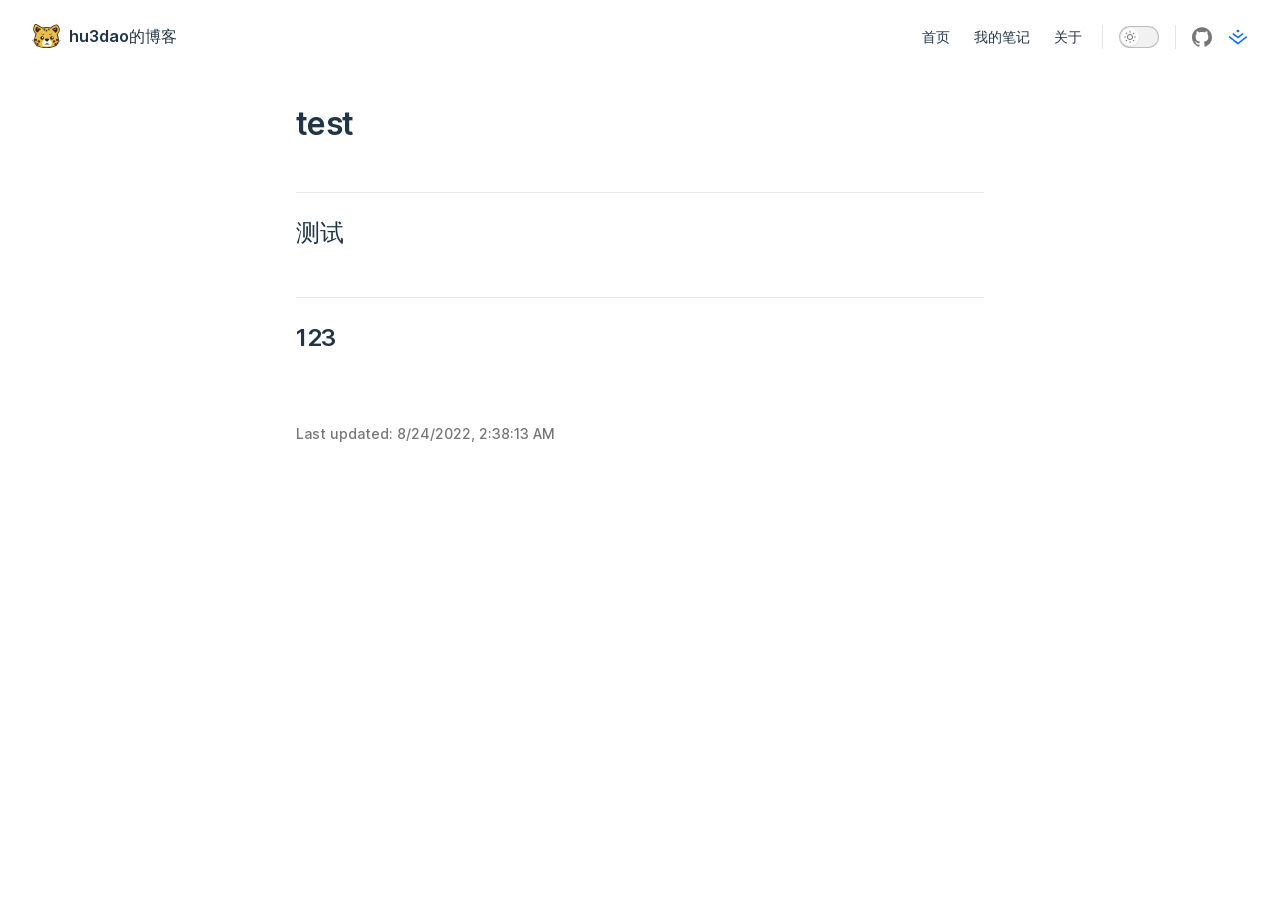
<file: test.html>
<!DOCTYPE html>
<html lang="zh-CN">
  <head>
    <meta charset="utf-8">
    <meta name="viewport" content="width=device-width,initial-scale=1">
    <title>test | hu3dao的博客</title>
    <meta name="description" content="A VitePress site">
    <link rel="stylesheet" href="/assets/style.5b69cde8.css">
    <link rel="modulepreload" href="/assets/app.d9716df6.js">
    <link rel="modulepreload" href="/assets/test.md.e20d6341.lean.js">
    
    <script id="check-dark-light">(()=>{const e=localStorage.getItem("vitepress-theme-appearance"),a=window.matchMedia("(prefers-color-scheme: dark)").matches;(!e||e==="auto"?a:e==="dark")&&document.documentElement.classList.add("dark")})();</script>
  </head>
  <body>
    <div id="app"><div class="Layout" data-v-ca9ccb7e><!--[--><!--]--><!--[--><span tabindex="-1" data-v-151f2593></span><a href="#VPContent" class="VPSkipLink visually-hidden" data-v-151f2593> Skip to content </a><!--]--><!----><header class="VPNav no-sidebar" data-v-ca9ccb7e data-v-a71a30f1><div class="VPNavBar" data-v-a71a30f1 data-v-a35e6f52><div class="container" data-v-a35e6f52><div class="VPNavBarTitle" data-v-a35e6f52 data-v-d5925166><a class="title" href="/" data-v-d5925166><!--[--><!--]--><!--[--><img class="VPImage logo" src="/logo.svg" data-v-e13a1912><!--]--><!--[-->hu3dao的博客<!--]--><!--[--><!--]--></a></div><div class="content" data-v-a35e6f52><!--[--><!--]--><!----><nav aria-labelledby="main-nav-aria-label" class="VPNavBarMenu menu" data-v-a35e6f52 data-v-f83db6ba><span id="main-nav-aria-label" class="visually-hidden" data-v-f83db6ba>Main Navigation</span><!--[--><!--[--><a class="VPLink link VPNavBarMenuLink" href="/" data-v-f83db6ba data-v-47a2263e data-v-3c355974><!--[-->首页<!--]--><!----></a><!--]--><!--[--><a class="VPLink link VPNavBarMenuLink" href="/article/" data-v-f83db6ba data-v-47a2263e data-v-3c355974><!--[-->我的笔记<!--]--><!----></a><!--]--><!--[--><a class="VPLink link VPNavBarMenuLink" href="/about/" data-v-f83db6ba data-v-47a2263e data-v-3c355974><!--[-->关于<!--]--><!----></a><!--]--><!--]--></nav><!----><div class="VPNavBarAppearance appearance" data-v-a35e6f52 data-v-a3e7452b><button class="VPSwitch VPSwitchAppearance" type="button" role="switch" aria-label="toggle dark mode" data-v-a3e7452b data-v-968780f1 data-v-086e8519><span class="check" data-v-086e8519><span class="icon" data-v-086e8519><!--[--><svg xmlns="http://www.w3.org/2000/svg" aria-hidden="true" focusable="false" viewbox="0 0 24 24" class="sun" data-v-968780f1><path d="M12,18c-3.3,0-6-2.7-6-6s2.7-6,6-6s6,2.7,6,6S15.3,18,12,18zM12,8c-2.2,0-4,1.8-4,4c0,2.2,1.8,4,4,4c2.2,0,4-1.8,4-4C16,9.8,14.2,8,12,8z"></path><path d="M12,4c-0.6,0-1-0.4-1-1V1c0-0.6,0.4-1,1-1s1,0.4,1,1v2C13,3.6,12.6,4,12,4z"></path><path d="M12,24c-0.6,0-1-0.4-1-1v-2c0-0.6,0.4-1,1-1s1,0.4,1,1v2C13,23.6,12.6,24,12,24z"></path><path d="M5.6,6.6c-0.3,0-0.5-0.1-0.7-0.3L3.5,4.9c-0.4-0.4-0.4-1,0-1.4s1-0.4,1.4,0l1.4,1.4c0.4,0.4,0.4,1,0,1.4C6.2,6.5,5.9,6.6,5.6,6.6z"></path><path d="M19.8,20.8c-0.3,0-0.5-0.1-0.7-0.3l-1.4-1.4c-0.4-0.4-0.4-1,0-1.4s1-0.4,1.4,0l1.4,1.4c0.4,0.4,0.4,1,0,1.4C20.3,20.7,20,20.8,19.8,20.8z"></path><path d="M3,13H1c-0.6,0-1-0.4-1-1s0.4-1,1-1h2c0.6,0,1,0.4,1,1S3.6,13,3,13z"></path><path d="M23,13h-2c-0.6,0-1-0.4-1-1s0.4-1,1-1h2c0.6,0,1,0.4,1,1S23.6,13,23,13z"></path><path d="M4.2,20.8c-0.3,0-0.5-0.1-0.7-0.3c-0.4-0.4-0.4-1,0-1.4l1.4-1.4c0.4-0.4,1-0.4,1.4,0s0.4,1,0,1.4l-1.4,1.4C4.7,20.7,4.5,20.8,4.2,20.8z"></path><path d="M18.4,6.6c-0.3,0-0.5-0.1-0.7-0.3c-0.4-0.4-0.4-1,0-1.4l1.4-1.4c0.4-0.4,1-0.4,1.4,0s0.4,1,0,1.4l-1.4,1.4C18.9,6.5,18.6,6.6,18.4,6.6z"></path></svg><svg xmlns="http://www.w3.org/2000/svg" aria-hidden="true" focusable="false" viewbox="0 0 24 24" class="moon" data-v-968780f1><path d="M12.1,22c-0.3,0-0.6,0-0.9,0c-5.5-0.5-9.5-5.4-9-10.9c0.4-4.8,4.2-8.6,9-9c0.4,0,0.8,0.2,1,0.5c0.2,0.3,0.2,0.8-0.1,1.1c-2,2.7-1.4,6.4,1.3,8.4c2.1,1.6,5,1.6,7.1,0c0.3-0.2,0.7-0.3,1.1-0.1c0.3,0.2,0.5,0.6,0.5,1c-0.2,2.7-1.5,5.1-3.6,6.8C16.6,21.2,14.4,22,12.1,22zM9.3,4.4c-2.9,1-5,3.6-5.2,6.8c-0.4,4.4,2.8,8.3,7.2,8.7c2.1,0.2,4.2-0.4,5.8-1.8c1.1-0.9,1.9-2.1,2.4-3.4c-2.5,0.9-5.3,0.5-7.5-1.1C9.2,11.4,8.1,7.7,9.3,4.4z"></path></svg><!--]--></span></span></button></div><div class="VPSocialLinks VPNavBarSocialLinks social-links" data-v-a35e6f52 data-v-738bef5a data-v-f6988cfb><!--[--><a class="VPSocialLink" href="https://github.com/hu3dao" target="_blank" rel="noopener" data-v-f6988cfb data-v-e57698f6><svg role="img" viewBox="0 0 24 24" xmlns="http://www.w3.org/2000/svg"><title>GitHub</title><path d="M12 .297c-6.63 0-12 5.373-12 12 0 5.303 3.438 9.8 8.205 11.385.6.113.82-.258.82-.577 0-.285-.01-1.04-.015-2.04-3.338.724-4.042-1.61-4.042-1.61C4.422 18.07 3.633 17.7 3.633 17.7c-1.087-.744.084-.729.084-.729 1.205.084 1.838 1.236 1.838 1.236 1.07 1.835 2.809 1.305 3.495.998.108-.776.417-1.305.76-1.605-2.665-.3-5.466-1.332-5.466-5.93 0-1.31.465-2.38 1.235-3.22-.135-.303-.54-1.523.105-3.176 0 0 1.005-.322 3.3 1.23.96-.267 1.98-.399 3-.405 1.02.006 2.04.138 3 .405 2.28-1.552 3.285-1.23 3.285-1.23.645 1.653.24 2.873.12 3.176.765.84 1.23 1.91 1.23 3.22 0 4.61-2.805 5.625-5.475 5.92.42.36.81 1.096.81 2.22 0 1.606-.015 2.896-.015 3.286 0 .315.21.69.825.57C20.565 22.092 24 17.592 24 12.297c0-6.627-5.373-12-12-12"/></svg></a><a class="VPSocialLink" href="https://juejin.cn/user/2621662810352423" target="_blank" rel="noopener" data-v-f6988cfb data-v-e57698f6><svg t="1660906148499" class="icon" viewBox="0 0 1024 1024" version="1.1" xmlns="http://www.w3.org/2000/svg" p-id="1690" width="16" height="16"><title>掘金</title><path d="M465.189 161.792c-22.967 18.14-44.325 35.109-47.397 37.742l-5.851 4.68 10.971 8.632c5.998 4.827 11.85 9.508 13.02 10.532 1.17 1.024 17.993 14.336 37.156 29.696l34.962 27.795 5.267-3.95c2.925-2.194 23.259-18.432 45.348-35.986 21.943-17.555 41.253-32.768 42.716-33.646 1.609-1.024 2.779-2.194 2.779-2.78 0-0.438-9.655-8.63-21.504-17.846-11.995-9.363-22.674-17.847-23.845-18.871-15.945-13.02-49.737-39.059-50.76-39.059-0.586 0.147-19.896 14.922-42.862 33.061z m233.325 180.37C507.465 493.275 508.928 492.105 505.417 489.911c-3.072-1.902-11.556-8.485-64.073-50.03-9.07-7.168-18.578-14.775-21.358-16.823-2.78-2.194-8.777-6.875-13.312-10.532-4.68-3.657-10.679-8.339-13.312-10.533-13.165-10.24-71.095-56.027-102.107-80.457-5.852-4.681-11.41-8.485-12.142-8.485-0.731 0-10.971 7.754-22.674 17.116-11.703 9.508-22.674 18.286-24.284 19.456-1.755 1.17-5.12 3.95-7.46 6.144-2.34 2.34-4.828 4.096-5.413 4.096-3.072 0-0.731 3.072 6.437 8.777 4.096 3.218 8.777 6.875 10.094 8.046 1.316 1.024 10.24 8.045 19.748 15.506s23.26 18.286 30.428 23.99c19.31 15.215 31.89 25.308 127.853 101.084 47.836 37.742 88.796 69.779 90.844 71.095 3.657 2.487 3.95 2.487 7.46-0.292a1041.42 1041.42 0 0 0 16.092-12.727c6.875-5.413 14.775-11.703 17.554-13.897 30.135-23.699 80.018-63.05 81.774-64.512 1.17-1.024 12.434-9.802 24.868-19.603s37.888-29.696 56.32-44.324c18.579-14.629 46.227-36.425 61.733-48.567 15.506-12.142 27.794-22.528 27.502-23.26-0.878-1.17-57.637-47.104-59.978-48.274-0.731-0.439-18.578 12.727-39.497 29.257z" fill="#006CFF" p-id="1691"></path><path d="M57.93 489.326c-15.215 12.288-28.527 23.405-29.697 24.576-2.34 2.194-5.412-0.44 80.018 66.852 33.207 26.185 32.622 25.747 57.637 45.495 10.386 8.192 36.279 28.672 57.783 45.495 38.18 30.135 44.91 35.401 52.663 41.545 2.048 1.756 22.967 18.14 46.372 36.572 23.26 18.432 74.167 58.514 112.933 89.088 38.912 30.573 71.095 55.734 71.826 56.027 0.732 0.293 7.46-4.389 14.921-10.386 21.797-16.97 90.259-70.949 101.523-79.872 5.705-4.535 12.873-10.24 15.945-12.58 3.072-2.488 6.436-5.12 7.314-5.852 0.878-0.878 11.85-9.509 24.283-19.31 20.773-16.091 59.1-46.226 64.366-50.615 1.17-1.024 5.12-4.096 8.777-6.875 3.657-2.78 7.9-6.29 9.509-7.607 1.609-1.317 14.775-11.703 29.257-23.113 29.11-22.82 42.277-33.207 88.503-69.632 17.262-13.605 32.475-25.454 33.646-26.478 2.486-2.048 31.451-24.869 44.617-35.255 4.827-3.657 9.07-7.168 9.508-7.607 0.44-0.585 5.998-4.827 12.435-9.8 6.436-4.828 13.165-10.24 15.067-11.85l3.365-2.926-9.948-7.753c-5.412-4.388-10.24-8.192-10.679-8.63-1.17-1.317-22.381-18.433-30.135-24.284-3.95-3.072-7.314-5.998-7.606-6.73-1.317-3.071-6.73 0.147-29.258 17.994-13.458 10.532-25.746 20.187-27.355 21.504-1.61 1.463-10.533 8.338-19.749 15.652-9.216 7.168-17.115 13.459-17.554 13.898-0.439 0.438-6.583 5.412-13.897 10.971-7.168 5.559-15.214 11.703-17.7 13.75-4.974 4.097-5.413 4.39-20.334 16.239-5.56 4.388-11.264 8.777-12.435 9.8-1.17 1.025-20.333 16.092-42.422 33.354-22.09 17.408-41.546 32.768-43.155 34.084-1.609 1.463-14.482 11.557-28.525 22.528s-40.814 32.037-59.539 46.812c-18.578 14.775-42.276 33.353-52.516 41.399s-23.26 18.285-28.965 22.82l-10.386 8.339-4.389-3.072c-2.34-1.756-4.68-3.511-5.12-3.95-0.439-0.439-4.973-4.096-10.24-8.046-11.849-9.216-14.482-11.264-16.676-13.166-0.878-0.877-4.243-3.51-7.46-5.851-3.22-2.487-6.145-4.681-6.584-5.12-0.439-0.439-6.875-5.705-14.482-11.703-7.607-5.851-14.921-11.556-16.091-12.58-1.317-1.17-17.116-13.605-35.255-27.795-17.993-14.19-35.109-27.648-38.035-29.842-5.705-4.681-33.499-26.624-125.074-98.743-34.523-27.209-72.704-57.344-84.846-66.852-49.737-39.498-55.15-43.594-56.905-43.447-0.877 0-14.043 10.24-29.257 22.528z" fill="#006CFF" p-id="1692"></path></svg></a><!--]--></div><div class="VPFlyout VPNavBarExtra extra" data-v-a35e6f52 data-v-e89b88d7 data-v-6ffb57d3><button type="button" class="button" aria-haspopup="true" aria-expanded="false" aria-label="extra navigation" data-v-6ffb57d3><svg xmlns="http://www.w3.org/2000/svg" aria-hidden="true" focusable="false" viewbox="0 0 24 24" class="icon" data-v-6ffb57d3><circle cx="12" cy="12" r="2"></circle><circle cx="19" cy="12" r="2"></circle><circle cx="5" cy="12" r="2"></circle></svg></button><div class="menu" data-v-6ffb57d3><div class="VPMenu" data-v-6ffb57d3 data-v-1c5d0cfc><!----><!--[--><!--[--><!----><div class="group" data-v-e89b88d7><div class="item appearance" data-v-e89b88d7><p class="label" data-v-e89b88d7>Appearance</p><div class="appearance-action" data-v-e89b88d7><button class="VPSwitch VPSwitchAppearance" type="button" role="switch" aria-label="toggle dark mode" data-v-e89b88d7 data-v-968780f1 data-v-086e8519><span class="check" data-v-086e8519><span class="icon" data-v-086e8519><!--[--><svg xmlns="http://www.w3.org/2000/svg" aria-hidden="true" focusable="false" viewbox="0 0 24 24" class="sun" data-v-968780f1><path d="M12,18c-3.3,0-6-2.7-6-6s2.7-6,6-6s6,2.7,6,6S15.3,18,12,18zM12,8c-2.2,0-4,1.8-4,4c0,2.2,1.8,4,4,4c2.2,0,4-1.8,4-4C16,9.8,14.2,8,12,8z"></path><path d="M12,4c-0.6,0-1-0.4-1-1V1c0-0.6,0.4-1,1-1s1,0.4,1,1v2C13,3.6,12.6,4,12,4z"></path><path d="M12,24c-0.6,0-1-0.4-1-1v-2c0-0.6,0.4-1,1-1s1,0.4,1,1v2C13,23.6,12.6,24,12,24z"></path><path d="M5.6,6.6c-0.3,0-0.5-0.1-0.7-0.3L3.5,4.9c-0.4-0.4-0.4-1,0-1.4s1-0.4,1.4,0l1.4,1.4c0.4,0.4,0.4,1,0,1.4C6.2,6.5,5.9,6.6,5.6,6.6z"></path><path d="M19.8,20.8c-0.3,0-0.5-0.1-0.7-0.3l-1.4-1.4c-0.4-0.4-0.4-1,0-1.4s1-0.4,1.4,0l1.4,1.4c0.4,0.4,0.4,1,0,1.4C20.3,20.7,20,20.8,19.8,20.8z"></path><path d="M3,13H1c-0.6,0-1-0.4-1-1s0.4-1,1-1h2c0.6,0,1,0.4,1,1S3.6,13,3,13z"></path><path d="M23,13h-2c-0.6,0-1-0.4-1-1s0.4-1,1-1h2c0.6,0,1,0.4,1,1S23.6,13,23,13z"></path><path d="M4.2,20.8c-0.3,0-0.5-0.1-0.7-0.3c-0.4-0.4-0.4-1,0-1.4l1.4-1.4c0.4-0.4,1-0.4,1.4,0s0.4,1,0,1.4l-1.4,1.4C4.7,20.7,4.5,20.8,4.2,20.8z"></path><path d="M18.4,6.6c-0.3,0-0.5-0.1-0.7-0.3c-0.4-0.4-0.4-1,0-1.4l1.4-1.4c0.4-0.4,1-0.4,1.4,0s0.4,1,0,1.4l-1.4,1.4C18.9,6.5,18.6,6.6,18.4,6.6z"></path></svg><svg xmlns="http://www.w3.org/2000/svg" aria-hidden="true" focusable="false" viewbox="0 0 24 24" class="moon" data-v-968780f1><path d="M12.1,22c-0.3,0-0.6,0-0.9,0c-5.5-0.5-9.5-5.4-9-10.9c0.4-4.8,4.2-8.6,9-9c0.4,0,0.8,0.2,1,0.5c0.2,0.3,0.2,0.8-0.1,1.1c-2,2.7-1.4,6.4,1.3,8.4c2.1,1.6,5,1.6,7.1,0c0.3-0.2,0.7-0.3,1.1-0.1c0.3,0.2,0.5,0.6,0.5,1c-0.2,2.7-1.5,5.1-3.6,6.8C16.6,21.2,14.4,22,12.1,22zM9.3,4.4c-2.9,1-5,3.6-5.2,6.8c-0.4,4.4,2.8,8.3,7.2,8.7c2.1,0.2,4.2-0.4,5.8-1.8c1.1-0.9,1.9-2.1,2.4-3.4c-2.5,0.9-5.3,0.5-7.5-1.1C9.2,11.4,8.1,7.7,9.3,4.4z"></path></svg><!--]--></span></span></button></div></div></div><div class="group" data-v-e89b88d7><div class="item social-links" data-v-e89b88d7><div class="VPSocialLinks social-links-list" data-v-e89b88d7 data-v-f6988cfb><!--[--><a class="VPSocialLink" href="https://github.com/hu3dao" target="_blank" rel="noopener" data-v-f6988cfb data-v-e57698f6><svg role="img" viewBox="0 0 24 24" xmlns="http://www.w3.org/2000/svg"><title>GitHub</title><path d="M12 .297c-6.63 0-12 5.373-12 12 0 5.303 3.438 9.8 8.205 11.385.6.113.82-.258.82-.577 0-.285-.01-1.04-.015-2.04-3.338.724-4.042-1.61-4.042-1.61C4.422 18.07 3.633 17.7 3.633 17.7c-1.087-.744.084-.729.084-.729 1.205.084 1.838 1.236 1.838 1.236 1.07 1.835 2.809 1.305 3.495.998.108-.776.417-1.305.76-1.605-2.665-.3-5.466-1.332-5.466-5.93 0-1.31.465-2.38 1.235-3.22-.135-.303-.54-1.523.105-3.176 0 0 1.005-.322 3.3 1.23.96-.267 1.98-.399 3-.405 1.02.006 2.04.138 3 .405 2.28-1.552 3.285-1.23 3.285-1.23.645 1.653.24 2.873.12 3.176.765.84 1.23 1.91 1.23 3.22 0 4.61-2.805 5.625-5.475 5.92.42.36.81 1.096.81 2.22 0 1.606-.015 2.896-.015 3.286 0 .315.21.69.825.57C20.565 22.092 24 17.592 24 12.297c0-6.627-5.373-12-12-12"/></svg></a><a class="VPSocialLink" href="https://juejin.cn/user/2621662810352423" target="_blank" rel="noopener" data-v-f6988cfb data-v-e57698f6><svg t="1660906148499" class="icon" viewBox="0 0 1024 1024" version="1.1" xmlns="http://www.w3.org/2000/svg" p-id="1690" width="16" height="16"><title>掘金</title><path d="M465.189 161.792c-22.967 18.14-44.325 35.109-47.397 37.742l-5.851 4.68 10.971 8.632c5.998 4.827 11.85 9.508 13.02 10.532 1.17 1.024 17.993 14.336 37.156 29.696l34.962 27.795 5.267-3.95c2.925-2.194 23.259-18.432 45.348-35.986 21.943-17.555 41.253-32.768 42.716-33.646 1.609-1.024 2.779-2.194 2.779-2.78 0-0.438-9.655-8.63-21.504-17.846-11.995-9.363-22.674-17.847-23.845-18.871-15.945-13.02-49.737-39.059-50.76-39.059-0.586 0.147-19.896 14.922-42.862 33.061z m233.325 180.37C507.465 493.275 508.928 492.105 505.417 489.911c-3.072-1.902-11.556-8.485-64.073-50.03-9.07-7.168-18.578-14.775-21.358-16.823-2.78-2.194-8.777-6.875-13.312-10.532-4.68-3.657-10.679-8.339-13.312-10.533-13.165-10.24-71.095-56.027-102.107-80.457-5.852-4.681-11.41-8.485-12.142-8.485-0.731 0-10.971 7.754-22.674 17.116-11.703 9.508-22.674 18.286-24.284 19.456-1.755 1.17-5.12 3.95-7.46 6.144-2.34 2.34-4.828 4.096-5.413 4.096-3.072 0-0.731 3.072 6.437 8.777 4.096 3.218 8.777 6.875 10.094 8.046 1.316 1.024 10.24 8.045 19.748 15.506s23.26 18.286 30.428 23.99c19.31 15.215 31.89 25.308 127.853 101.084 47.836 37.742 88.796 69.779 90.844 71.095 3.657 2.487 3.95 2.487 7.46-0.292a1041.42 1041.42 0 0 0 16.092-12.727c6.875-5.413 14.775-11.703 17.554-13.897 30.135-23.699 80.018-63.05 81.774-64.512 1.17-1.024 12.434-9.802 24.868-19.603s37.888-29.696 56.32-44.324c18.579-14.629 46.227-36.425 61.733-48.567 15.506-12.142 27.794-22.528 27.502-23.26-0.878-1.17-57.637-47.104-59.978-48.274-0.731-0.439-18.578 12.727-39.497 29.257z" fill="#006CFF" p-id="1691"></path><path d="M57.93 489.326c-15.215 12.288-28.527 23.405-29.697 24.576-2.34 2.194-5.412-0.44 80.018 66.852 33.207 26.185 32.622 25.747 57.637 45.495 10.386 8.192 36.279 28.672 57.783 45.495 38.18 30.135 44.91 35.401 52.663 41.545 2.048 1.756 22.967 18.14 46.372 36.572 23.26 18.432 74.167 58.514 112.933 89.088 38.912 30.573 71.095 55.734 71.826 56.027 0.732 0.293 7.46-4.389 14.921-10.386 21.797-16.97 90.259-70.949 101.523-79.872 5.705-4.535 12.873-10.24 15.945-12.58 3.072-2.488 6.436-5.12 7.314-5.852 0.878-0.878 11.85-9.509 24.283-19.31 20.773-16.091 59.1-46.226 64.366-50.615 1.17-1.024 5.12-4.096 8.777-6.875 3.657-2.78 7.9-6.29 9.509-7.607 1.609-1.317 14.775-11.703 29.257-23.113 29.11-22.82 42.277-33.207 88.503-69.632 17.262-13.605 32.475-25.454 33.646-26.478 2.486-2.048 31.451-24.869 44.617-35.255 4.827-3.657 9.07-7.168 9.508-7.607 0.44-0.585 5.998-4.827 12.435-9.8 6.436-4.828 13.165-10.24 15.067-11.85l3.365-2.926-9.948-7.753c-5.412-4.388-10.24-8.192-10.679-8.63-1.17-1.317-22.381-18.433-30.135-24.284-3.95-3.072-7.314-5.998-7.606-6.73-1.317-3.071-6.73 0.147-29.258 17.994-13.458 10.532-25.746 20.187-27.355 21.504-1.61 1.463-10.533 8.338-19.749 15.652-9.216 7.168-17.115 13.459-17.554 13.898-0.439 0.438-6.583 5.412-13.897 10.971-7.168 5.559-15.214 11.703-17.7 13.75-4.974 4.097-5.413 4.39-20.334 16.239-5.56 4.388-11.264 8.777-12.435 9.8-1.17 1.025-20.333 16.092-42.422 33.354-22.09 17.408-41.546 32.768-43.155 34.084-1.609 1.463-14.482 11.557-28.525 22.528s-40.814 32.037-59.539 46.812c-18.578 14.775-42.276 33.353-52.516 41.399s-23.26 18.285-28.965 22.82l-10.386 8.339-4.389-3.072c-2.34-1.756-4.68-3.511-5.12-3.95-0.439-0.439-4.973-4.096-10.24-8.046-11.849-9.216-14.482-11.264-16.676-13.166-0.878-0.877-4.243-3.51-7.46-5.851-3.22-2.487-6.145-4.681-6.584-5.12-0.439-0.439-6.875-5.705-14.482-11.703-7.607-5.851-14.921-11.556-16.091-12.58-1.317-1.17-17.116-13.605-35.255-27.795-17.993-14.19-35.109-27.648-38.035-29.842-5.705-4.681-33.499-26.624-125.074-98.743-34.523-27.209-72.704-57.344-84.846-66.852-49.737-39.498-55.15-43.594-56.905-43.447-0.877 0-14.043 10.24-29.257 22.528z" fill="#006CFF" p-id="1692"></path></svg></a><!--]--></div></div></div><!--]--><!--]--></div></div></div><!--[--><!--]--><button type="button" class="VPNavBarHamburger hamburger" aria-label="mobile navigation" aria-expanded="false" aria-controls="VPNavScreen" data-v-a35e6f52 data-v-e5dd9c1c><span class="container" data-v-e5dd9c1c><span class="top" data-v-e5dd9c1c></span><span class="middle" data-v-e5dd9c1c></span><span class="bottom" data-v-e5dd9c1c></span></span></button></div></div></div><!----></header><!----><!----><div class="VPContent" id="VPContent" data-v-ca9ccb7e data-v-8af69dc9><div class="VPDoc" data-v-8af69dc9 data-v-1e748e60><div class="container" data-v-1e748e60><!----><div class="content" data-v-1e748e60><div class="content-container" data-v-1e748e60><!--[--><!--]--><main class="main" data-v-1e748e60><div style="position:relative;" class="vp-doc _test" data-v-1e748e60><div><h1 id="test" tabindex="-1">test <a class="header-anchor" href="#test" aria-hidden="true">#</a></h1><h2 id="测试" tabindex="-1">测试 <a class="header-anchor" href="#测试" aria-hidden="true">#</a></h2><h2 id="_123" tabindex="-1">123 <a class="header-anchor" href="#_123" aria-hidden="true">#</a></h2></div></div></main><!--[--><!--]--><footer class="VPDocFooter" data-v-1e748e60 data-v-a54a85bd><div class="edit-info" data-v-a54a85bd><!----><div class="last-updated" data-v-a54a85bd><p class="VPLastUpdated" data-v-a54a85bd data-v-f7d51a9c>Last updated: <time datatime="2022-08-24T02:38:13.000Z" data-v-f7d51a9c></time></p></div></div><!----></footer><!--[--><!--]--></div></div></div></div></div><!----><!--[--><!--]--></div></div>
    <script>__VP_HASH_MAP__ = JSON.parse("{\"about_index.md\":\"c6b2fc85\",\"article_index.md\":\"bd149cf7\",\"article_js_advanced.md\":\"7d724c19\",\"article_js_basic.md\":\"3c99af45\",\"article_wheel_danmaku.md\":\"9b342c82\",\"article_wheel_scroll-view.md\":\"aca20080\",\"article_wheel_vue3-demo.md\":\"a92b58a4\",\"index.md\":\"b3d7b806\",\"test.md\":\"e20d6341\"}")</script>
    <script type="module" async src="/assets/app.d9716df6.js"></script>
    
  </body>
</html>
</file>
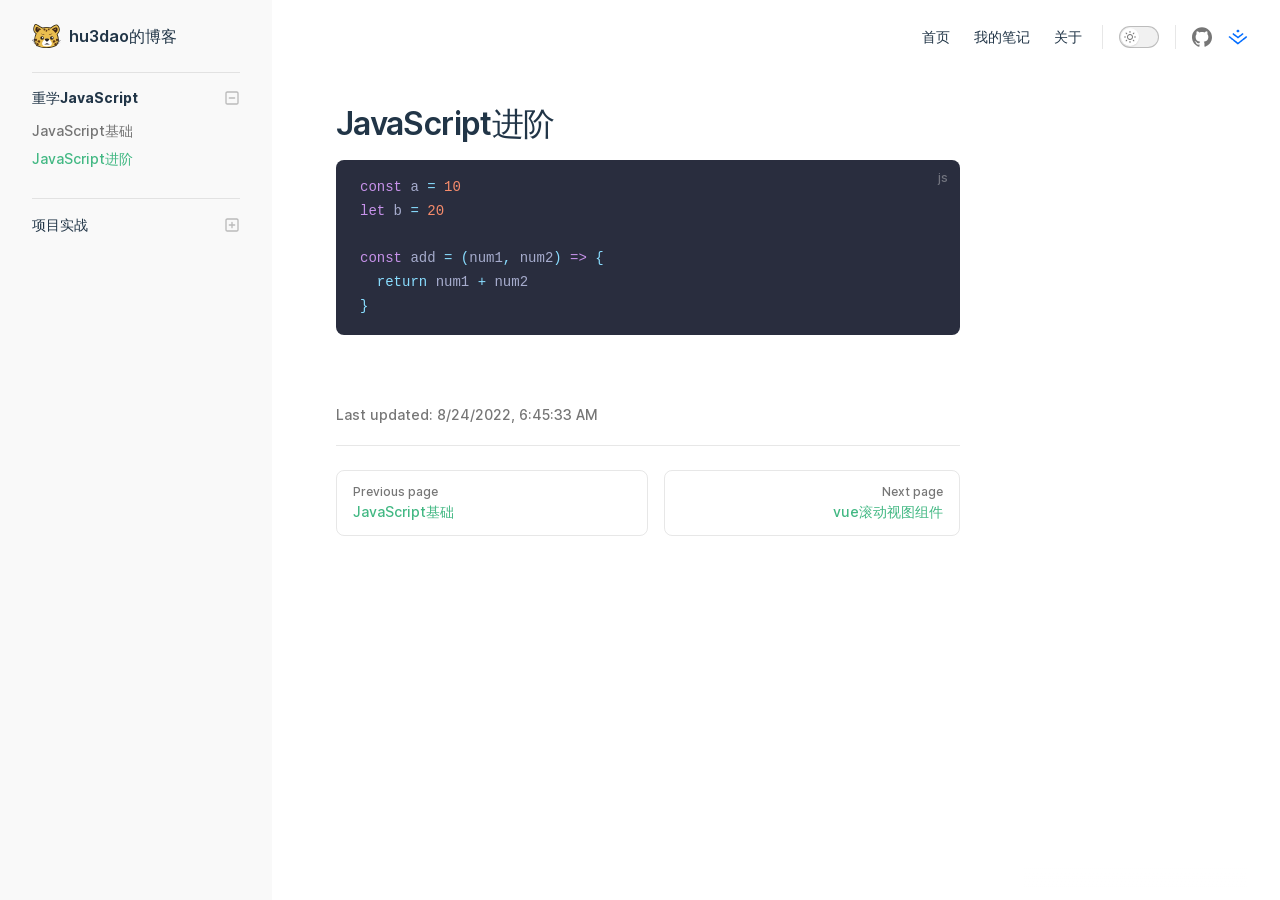
<file: article/js/advanced.html>
<!DOCTYPE html>
<html lang="zh-CN">
  <head>
    <meta charset="utf-8">
    <meta name="viewport" content="width=device-width,initial-scale=1">
    <title>JavaScript进阶 | hu3dao的博客</title>
    <meta name="description" content="A VitePress site">
    <link rel="stylesheet" href="/assets/style.5b69cde8.css">
    <link rel="modulepreload" href="/assets/app.d9716df6.js">
    <link rel="modulepreload" href="/assets/article_js_advanced.md.7d724c19.lean.js">
    
    <script id="check-dark-light">(()=>{const e=localStorage.getItem("vitepress-theme-appearance"),a=window.matchMedia("(prefers-color-scheme: dark)").matches;(!e||e==="auto"?a:e==="dark")&&document.documentElement.classList.add("dark")})();</script>
  </head>
  <body>
    <div id="app"><div class="Layout" data-v-ca9ccb7e><!--[--><!--]--><!--[--><span tabindex="-1" data-v-151f2593></span><a href="#VPContent" class="VPSkipLink visually-hidden" data-v-151f2593> Skip to content </a><!--]--><!----><header class="VPNav" data-v-ca9ccb7e data-v-a71a30f1><div class="VPNavBar has-sidebar" data-v-a71a30f1 data-v-a35e6f52><div class="container" data-v-a35e6f52><div class="VPNavBarTitle has-sidebar" data-v-a35e6f52 data-v-d5925166><a class="title" href="/" data-v-d5925166><!--[--><!--]--><!--[--><img class="VPImage logo" src="/logo.svg" data-v-e13a1912><!--]--><!--[-->hu3dao的博客<!--]--><!--[--><!--]--></a></div><div class="content" data-v-a35e6f52><!--[--><!--]--><!----><nav aria-labelledby="main-nav-aria-label" class="VPNavBarMenu menu" data-v-a35e6f52 data-v-f83db6ba><span id="main-nav-aria-label" class="visually-hidden" data-v-f83db6ba>Main Navigation</span><!--[--><!--[--><a class="VPLink link VPNavBarMenuLink" href="/" data-v-f83db6ba data-v-47a2263e data-v-3c355974><!--[-->首页<!--]--><!----></a><!--]--><!--[--><a class="VPLink link VPNavBarMenuLink" href="/article/" data-v-f83db6ba data-v-47a2263e data-v-3c355974><!--[-->我的笔记<!--]--><!----></a><!--]--><!--[--><a class="VPLink link VPNavBarMenuLink" href="/about/" data-v-f83db6ba data-v-47a2263e data-v-3c355974><!--[-->关于<!--]--><!----></a><!--]--><!--]--></nav><!----><div class="VPNavBarAppearance appearance" data-v-a35e6f52 data-v-a3e7452b><button class="VPSwitch VPSwitchAppearance" type="button" role="switch" aria-label="toggle dark mode" data-v-a3e7452b data-v-968780f1 data-v-086e8519><span class="check" data-v-086e8519><span class="icon" data-v-086e8519><!--[--><svg xmlns="http://www.w3.org/2000/svg" aria-hidden="true" focusable="false" viewbox="0 0 24 24" class="sun" data-v-968780f1><path d="M12,18c-3.3,0-6-2.7-6-6s2.7-6,6-6s6,2.7,6,6S15.3,18,12,18zM12,8c-2.2,0-4,1.8-4,4c0,2.2,1.8,4,4,4c2.2,0,4-1.8,4-4C16,9.8,14.2,8,12,8z"></path><path d="M12,4c-0.6,0-1-0.4-1-1V1c0-0.6,0.4-1,1-1s1,0.4,1,1v2C13,3.6,12.6,4,12,4z"></path><path d="M12,24c-0.6,0-1-0.4-1-1v-2c0-0.6,0.4-1,1-1s1,0.4,1,1v2C13,23.6,12.6,24,12,24z"></path><path d="M5.6,6.6c-0.3,0-0.5-0.1-0.7-0.3L3.5,4.9c-0.4-0.4-0.4-1,0-1.4s1-0.4,1.4,0l1.4,1.4c0.4,0.4,0.4,1,0,1.4C6.2,6.5,5.9,6.6,5.6,6.6z"></path><path d="M19.8,20.8c-0.3,0-0.5-0.1-0.7-0.3l-1.4-1.4c-0.4-0.4-0.4-1,0-1.4s1-0.4,1.4,0l1.4,1.4c0.4,0.4,0.4,1,0,1.4C20.3,20.7,20,20.8,19.8,20.8z"></path><path d="M3,13H1c-0.6,0-1-0.4-1-1s0.4-1,1-1h2c0.6,0,1,0.4,1,1S3.6,13,3,13z"></path><path d="M23,13h-2c-0.6,0-1-0.4-1-1s0.4-1,1-1h2c0.6,0,1,0.4,1,1S23.6,13,23,13z"></path><path d="M4.2,20.8c-0.3,0-0.5-0.1-0.7-0.3c-0.4-0.4-0.4-1,0-1.4l1.4-1.4c0.4-0.4,1-0.4,1.4,0s0.4,1,0,1.4l-1.4,1.4C4.7,20.7,4.5,20.8,4.2,20.8z"></path><path d="M18.4,6.6c-0.3,0-0.5-0.1-0.7-0.3c-0.4-0.4-0.4-1,0-1.4l1.4-1.4c0.4-0.4,1-0.4,1.4,0s0.4,1,0,1.4l-1.4,1.4C18.9,6.5,18.6,6.6,18.4,6.6z"></path></svg><svg xmlns="http://www.w3.org/2000/svg" aria-hidden="true" focusable="false" viewbox="0 0 24 24" class="moon" data-v-968780f1><path d="M12.1,22c-0.3,0-0.6,0-0.9,0c-5.5-0.5-9.5-5.4-9-10.9c0.4-4.8,4.2-8.6,9-9c0.4,0,0.8,0.2,1,0.5c0.2,0.3,0.2,0.8-0.1,1.1c-2,2.7-1.4,6.4,1.3,8.4c2.1,1.6,5,1.6,7.1,0c0.3-0.2,0.7-0.3,1.1-0.1c0.3,0.2,0.5,0.6,0.5,1c-0.2,2.7-1.5,5.1-3.6,6.8C16.6,21.2,14.4,22,12.1,22zM9.3,4.4c-2.9,1-5,3.6-5.2,6.8c-0.4,4.4,2.8,8.3,7.2,8.7c2.1,0.2,4.2-0.4,5.8-1.8c1.1-0.9,1.9-2.1,2.4-3.4c-2.5,0.9-5.3,0.5-7.5-1.1C9.2,11.4,8.1,7.7,9.3,4.4z"></path></svg><!--]--></span></span></button></div><div class="VPSocialLinks VPNavBarSocialLinks social-links" data-v-a35e6f52 data-v-738bef5a data-v-f6988cfb><!--[--><a class="VPSocialLink" href="https://github.com/hu3dao" target="_blank" rel="noopener" data-v-f6988cfb data-v-e57698f6><svg role="img" viewBox="0 0 24 24" xmlns="http://www.w3.org/2000/svg"><title>GitHub</title><path d="M12 .297c-6.63 0-12 5.373-12 12 0 5.303 3.438 9.8 8.205 11.385.6.113.82-.258.82-.577 0-.285-.01-1.04-.015-2.04-3.338.724-4.042-1.61-4.042-1.61C4.422 18.07 3.633 17.7 3.633 17.7c-1.087-.744.084-.729.084-.729 1.205.084 1.838 1.236 1.838 1.236 1.07 1.835 2.809 1.305 3.495.998.108-.776.417-1.305.76-1.605-2.665-.3-5.466-1.332-5.466-5.93 0-1.31.465-2.38 1.235-3.22-.135-.303-.54-1.523.105-3.176 0 0 1.005-.322 3.3 1.23.96-.267 1.98-.399 3-.405 1.02.006 2.04.138 3 .405 2.28-1.552 3.285-1.23 3.285-1.23.645 1.653.24 2.873.12 3.176.765.84 1.23 1.91 1.23 3.22 0 4.61-2.805 5.625-5.475 5.92.42.36.81 1.096.81 2.22 0 1.606-.015 2.896-.015 3.286 0 .315.21.69.825.57C20.565 22.092 24 17.592 24 12.297c0-6.627-5.373-12-12-12"/></svg></a><a class="VPSocialLink" href="https://juejin.cn/user/2621662810352423" target="_blank" rel="noopener" data-v-f6988cfb data-v-e57698f6><svg t="1660906148499" class="icon" viewBox="0 0 1024 1024" version="1.1" xmlns="http://www.w3.org/2000/svg" p-id="1690" width="16" height="16"><title>掘金</title><path d="M465.189 161.792c-22.967 18.14-44.325 35.109-47.397 37.742l-5.851 4.68 10.971 8.632c5.998 4.827 11.85 9.508 13.02 10.532 1.17 1.024 17.993 14.336 37.156 29.696l34.962 27.795 5.267-3.95c2.925-2.194 23.259-18.432 45.348-35.986 21.943-17.555 41.253-32.768 42.716-33.646 1.609-1.024 2.779-2.194 2.779-2.78 0-0.438-9.655-8.63-21.504-17.846-11.995-9.363-22.674-17.847-23.845-18.871-15.945-13.02-49.737-39.059-50.76-39.059-0.586 0.147-19.896 14.922-42.862 33.061z m233.325 180.37C507.465 493.275 508.928 492.105 505.417 489.911c-3.072-1.902-11.556-8.485-64.073-50.03-9.07-7.168-18.578-14.775-21.358-16.823-2.78-2.194-8.777-6.875-13.312-10.532-4.68-3.657-10.679-8.339-13.312-10.533-13.165-10.24-71.095-56.027-102.107-80.457-5.852-4.681-11.41-8.485-12.142-8.485-0.731 0-10.971 7.754-22.674 17.116-11.703 9.508-22.674 18.286-24.284 19.456-1.755 1.17-5.12 3.95-7.46 6.144-2.34 2.34-4.828 4.096-5.413 4.096-3.072 0-0.731 3.072 6.437 8.777 4.096 3.218 8.777 6.875 10.094 8.046 1.316 1.024 10.24 8.045 19.748 15.506s23.26 18.286 30.428 23.99c19.31 15.215 31.89 25.308 127.853 101.084 47.836 37.742 88.796 69.779 90.844 71.095 3.657 2.487 3.95 2.487 7.46-0.292a1041.42 1041.42 0 0 0 16.092-12.727c6.875-5.413 14.775-11.703 17.554-13.897 30.135-23.699 80.018-63.05 81.774-64.512 1.17-1.024 12.434-9.802 24.868-19.603s37.888-29.696 56.32-44.324c18.579-14.629 46.227-36.425 61.733-48.567 15.506-12.142 27.794-22.528 27.502-23.26-0.878-1.17-57.637-47.104-59.978-48.274-0.731-0.439-18.578 12.727-39.497 29.257z" fill="#006CFF" p-id="1691"></path><path d="M57.93 489.326c-15.215 12.288-28.527 23.405-29.697 24.576-2.34 2.194-5.412-0.44 80.018 66.852 33.207 26.185 32.622 25.747 57.637 45.495 10.386 8.192 36.279 28.672 57.783 45.495 38.18 30.135 44.91 35.401 52.663 41.545 2.048 1.756 22.967 18.14 46.372 36.572 23.26 18.432 74.167 58.514 112.933 89.088 38.912 30.573 71.095 55.734 71.826 56.027 0.732 0.293 7.46-4.389 14.921-10.386 21.797-16.97 90.259-70.949 101.523-79.872 5.705-4.535 12.873-10.24 15.945-12.58 3.072-2.488 6.436-5.12 7.314-5.852 0.878-0.878 11.85-9.509 24.283-19.31 20.773-16.091 59.1-46.226 64.366-50.615 1.17-1.024 5.12-4.096 8.777-6.875 3.657-2.78 7.9-6.29 9.509-7.607 1.609-1.317 14.775-11.703 29.257-23.113 29.11-22.82 42.277-33.207 88.503-69.632 17.262-13.605 32.475-25.454 33.646-26.478 2.486-2.048 31.451-24.869 44.617-35.255 4.827-3.657 9.07-7.168 9.508-7.607 0.44-0.585 5.998-4.827 12.435-9.8 6.436-4.828 13.165-10.24 15.067-11.85l3.365-2.926-9.948-7.753c-5.412-4.388-10.24-8.192-10.679-8.63-1.17-1.317-22.381-18.433-30.135-24.284-3.95-3.072-7.314-5.998-7.606-6.73-1.317-3.071-6.73 0.147-29.258 17.994-13.458 10.532-25.746 20.187-27.355 21.504-1.61 1.463-10.533 8.338-19.749 15.652-9.216 7.168-17.115 13.459-17.554 13.898-0.439 0.438-6.583 5.412-13.897 10.971-7.168 5.559-15.214 11.703-17.7 13.75-4.974 4.097-5.413 4.39-20.334 16.239-5.56 4.388-11.264 8.777-12.435 9.8-1.17 1.025-20.333 16.092-42.422 33.354-22.09 17.408-41.546 32.768-43.155 34.084-1.609 1.463-14.482 11.557-28.525 22.528s-40.814 32.037-59.539 46.812c-18.578 14.775-42.276 33.353-52.516 41.399s-23.26 18.285-28.965 22.82l-10.386 8.339-4.389-3.072c-2.34-1.756-4.68-3.511-5.12-3.95-0.439-0.439-4.973-4.096-10.24-8.046-11.849-9.216-14.482-11.264-16.676-13.166-0.878-0.877-4.243-3.51-7.46-5.851-3.22-2.487-6.145-4.681-6.584-5.12-0.439-0.439-6.875-5.705-14.482-11.703-7.607-5.851-14.921-11.556-16.091-12.58-1.317-1.17-17.116-13.605-35.255-27.795-17.993-14.19-35.109-27.648-38.035-29.842-5.705-4.681-33.499-26.624-125.074-98.743-34.523-27.209-72.704-57.344-84.846-66.852-49.737-39.498-55.15-43.594-56.905-43.447-0.877 0-14.043 10.24-29.257 22.528z" fill="#006CFF" p-id="1692"></path></svg></a><!--]--></div><div class="VPFlyout VPNavBarExtra extra" data-v-a35e6f52 data-v-e89b88d7 data-v-6ffb57d3><button type="button" class="button" aria-haspopup="true" aria-expanded="false" aria-label="extra navigation" data-v-6ffb57d3><svg xmlns="http://www.w3.org/2000/svg" aria-hidden="true" focusable="false" viewbox="0 0 24 24" class="icon" data-v-6ffb57d3><circle cx="12" cy="12" r="2"></circle><circle cx="19" cy="12" r="2"></circle><circle cx="5" cy="12" r="2"></circle></svg></button><div class="menu" data-v-6ffb57d3><div class="VPMenu" data-v-6ffb57d3 data-v-1c5d0cfc><!----><!--[--><!--[--><!----><div class="group" data-v-e89b88d7><div class="item appearance" data-v-e89b88d7><p class="label" data-v-e89b88d7>Appearance</p><div class="appearance-action" data-v-e89b88d7><button class="VPSwitch VPSwitchAppearance" type="button" role="switch" aria-label="toggle dark mode" data-v-e89b88d7 data-v-968780f1 data-v-086e8519><span class="check" data-v-086e8519><span class="icon" data-v-086e8519><!--[--><svg xmlns="http://www.w3.org/2000/svg" aria-hidden="true" focusable="false" viewbox="0 0 24 24" class="sun" data-v-968780f1><path d="M12,18c-3.3,0-6-2.7-6-6s2.7-6,6-6s6,2.7,6,6S15.3,18,12,18zM12,8c-2.2,0-4,1.8-4,4c0,2.2,1.8,4,4,4c2.2,0,4-1.8,4-4C16,9.8,14.2,8,12,8z"></path><path d="M12,4c-0.6,0-1-0.4-1-1V1c0-0.6,0.4-1,1-1s1,0.4,1,1v2C13,3.6,12.6,4,12,4z"></path><path d="M12,24c-0.6,0-1-0.4-1-1v-2c0-0.6,0.4-1,1-1s1,0.4,1,1v2C13,23.6,12.6,24,12,24z"></path><path d="M5.6,6.6c-0.3,0-0.5-0.1-0.7-0.3L3.5,4.9c-0.4-0.4-0.4-1,0-1.4s1-0.4,1.4,0l1.4,1.4c0.4,0.4,0.4,1,0,1.4C6.2,6.5,5.9,6.6,5.6,6.6z"></path><path d="M19.8,20.8c-0.3,0-0.5-0.1-0.7-0.3l-1.4-1.4c-0.4-0.4-0.4-1,0-1.4s1-0.4,1.4,0l1.4,1.4c0.4,0.4,0.4,1,0,1.4C20.3,20.7,20,20.8,19.8,20.8z"></path><path d="M3,13H1c-0.6,0-1-0.4-1-1s0.4-1,1-1h2c0.6,0,1,0.4,1,1S3.6,13,3,13z"></path><path d="M23,13h-2c-0.6,0-1-0.4-1-1s0.4-1,1-1h2c0.6,0,1,0.4,1,1S23.6,13,23,13z"></path><path d="M4.2,20.8c-0.3,0-0.5-0.1-0.7-0.3c-0.4-0.4-0.4-1,0-1.4l1.4-1.4c0.4-0.4,1-0.4,1.4,0s0.4,1,0,1.4l-1.4,1.4C4.7,20.7,4.5,20.8,4.2,20.8z"></path><path d="M18.4,6.6c-0.3,0-0.5-0.1-0.7-0.3c-0.4-0.4-0.4-1,0-1.4l1.4-1.4c0.4-0.4,1-0.4,1.4,0s0.4,1,0,1.4l-1.4,1.4C18.9,6.5,18.6,6.6,18.4,6.6z"></path></svg><svg xmlns="http://www.w3.org/2000/svg" aria-hidden="true" focusable="false" viewbox="0 0 24 24" class="moon" data-v-968780f1><path d="M12.1,22c-0.3,0-0.6,0-0.9,0c-5.5-0.5-9.5-5.4-9-10.9c0.4-4.8,4.2-8.6,9-9c0.4,0,0.8,0.2,1,0.5c0.2,0.3,0.2,0.8-0.1,1.1c-2,2.7-1.4,6.4,1.3,8.4c2.1,1.6,5,1.6,7.1,0c0.3-0.2,0.7-0.3,1.1-0.1c0.3,0.2,0.5,0.6,0.5,1c-0.2,2.7-1.5,5.1-3.6,6.8C16.6,21.2,14.4,22,12.1,22zM9.3,4.4c-2.9,1-5,3.6-5.2,6.8c-0.4,4.4,2.8,8.3,7.2,8.7c2.1,0.2,4.2-0.4,5.8-1.8c1.1-0.9,1.9-2.1,2.4-3.4c-2.5,0.9-5.3,0.5-7.5-1.1C9.2,11.4,8.1,7.7,9.3,4.4z"></path></svg><!--]--></span></span></button></div></div></div><div class="group" data-v-e89b88d7><div class="item social-links" data-v-e89b88d7><div class="VPSocialLinks social-links-list" data-v-e89b88d7 data-v-f6988cfb><!--[--><a class="VPSocialLink" href="https://github.com/hu3dao" target="_blank" rel="noopener" data-v-f6988cfb data-v-e57698f6><svg role="img" viewBox="0 0 24 24" xmlns="http://www.w3.org/2000/svg"><title>GitHub</title><path d="M12 .297c-6.63 0-12 5.373-12 12 0 5.303 3.438 9.8 8.205 11.385.6.113.82-.258.82-.577 0-.285-.01-1.04-.015-2.04-3.338.724-4.042-1.61-4.042-1.61C4.422 18.07 3.633 17.7 3.633 17.7c-1.087-.744.084-.729.084-.729 1.205.084 1.838 1.236 1.838 1.236 1.07 1.835 2.809 1.305 3.495.998.108-.776.417-1.305.76-1.605-2.665-.3-5.466-1.332-5.466-5.93 0-1.31.465-2.38 1.235-3.22-.135-.303-.54-1.523.105-3.176 0 0 1.005-.322 3.3 1.23.96-.267 1.98-.399 3-.405 1.02.006 2.04.138 3 .405 2.28-1.552 3.285-1.23 3.285-1.23.645 1.653.24 2.873.12 3.176.765.84 1.23 1.91 1.23 3.22 0 4.61-2.805 5.625-5.475 5.92.42.36.81 1.096.81 2.22 0 1.606-.015 2.896-.015 3.286 0 .315.21.69.825.57C20.565 22.092 24 17.592 24 12.297c0-6.627-5.373-12-12-12"/></svg></a><a class="VPSocialLink" href="https://juejin.cn/user/2621662810352423" target="_blank" rel="noopener" data-v-f6988cfb data-v-e57698f6><svg t="1660906148499" class="icon" viewBox="0 0 1024 1024" version="1.1" xmlns="http://www.w3.org/2000/svg" p-id="1690" width="16" height="16"><title>掘金</title><path d="M465.189 161.792c-22.967 18.14-44.325 35.109-47.397 37.742l-5.851 4.68 10.971 8.632c5.998 4.827 11.85 9.508 13.02 10.532 1.17 1.024 17.993 14.336 37.156 29.696l34.962 27.795 5.267-3.95c2.925-2.194 23.259-18.432 45.348-35.986 21.943-17.555 41.253-32.768 42.716-33.646 1.609-1.024 2.779-2.194 2.779-2.78 0-0.438-9.655-8.63-21.504-17.846-11.995-9.363-22.674-17.847-23.845-18.871-15.945-13.02-49.737-39.059-50.76-39.059-0.586 0.147-19.896 14.922-42.862 33.061z m233.325 180.37C507.465 493.275 508.928 492.105 505.417 489.911c-3.072-1.902-11.556-8.485-64.073-50.03-9.07-7.168-18.578-14.775-21.358-16.823-2.78-2.194-8.777-6.875-13.312-10.532-4.68-3.657-10.679-8.339-13.312-10.533-13.165-10.24-71.095-56.027-102.107-80.457-5.852-4.681-11.41-8.485-12.142-8.485-0.731 0-10.971 7.754-22.674 17.116-11.703 9.508-22.674 18.286-24.284 19.456-1.755 1.17-5.12 3.95-7.46 6.144-2.34 2.34-4.828 4.096-5.413 4.096-3.072 0-0.731 3.072 6.437 8.777 4.096 3.218 8.777 6.875 10.094 8.046 1.316 1.024 10.24 8.045 19.748 15.506s23.26 18.286 30.428 23.99c19.31 15.215 31.89 25.308 127.853 101.084 47.836 37.742 88.796 69.779 90.844 71.095 3.657 2.487 3.95 2.487 7.46-0.292a1041.42 1041.42 0 0 0 16.092-12.727c6.875-5.413 14.775-11.703 17.554-13.897 30.135-23.699 80.018-63.05 81.774-64.512 1.17-1.024 12.434-9.802 24.868-19.603s37.888-29.696 56.32-44.324c18.579-14.629 46.227-36.425 61.733-48.567 15.506-12.142 27.794-22.528 27.502-23.26-0.878-1.17-57.637-47.104-59.978-48.274-0.731-0.439-18.578 12.727-39.497 29.257z" fill="#006CFF" p-id="1691"></path><path d="M57.93 489.326c-15.215 12.288-28.527 23.405-29.697 24.576-2.34 2.194-5.412-0.44 80.018 66.852 33.207 26.185 32.622 25.747 57.637 45.495 10.386 8.192 36.279 28.672 57.783 45.495 38.18 30.135 44.91 35.401 52.663 41.545 2.048 1.756 22.967 18.14 46.372 36.572 23.26 18.432 74.167 58.514 112.933 89.088 38.912 30.573 71.095 55.734 71.826 56.027 0.732 0.293 7.46-4.389 14.921-10.386 21.797-16.97 90.259-70.949 101.523-79.872 5.705-4.535 12.873-10.24 15.945-12.58 3.072-2.488 6.436-5.12 7.314-5.852 0.878-0.878 11.85-9.509 24.283-19.31 20.773-16.091 59.1-46.226 64.366-50.615 1.17-1.024 5.12-4.096 8.777-6.875 3.657-2.78 7.9-6.29 9.509-7.607 1.609-1.317 14.775-11.703 29.257-23.113 29.11-22.82 42.277-33.207 88.503-69.632 17.262-13.605 32.475-25.454 33.646-26.478 2.486-2.048 31.451-24.869 44.617-35.255 4.827-3.657 9.07-7.168 9.508-7.607 0.44-0.585 5.998-4.827 12.435-9.8 6.436-4.828 13.165-10.24 15.067-11.85l3.365-2.926-9.948-7.753c-5.412-4.388-10.24-8.192-10.679-8.63-1.17-1.317-22.381-18.433-30.135-24.284-3.95-3.072-7.314-5.998-7.606-6.73-1.317-3.071-6.73 0.147-29.258 17.994-13.458 10.532-25.746 20.187-27.355 21.504-1.61 1.463-10.533 8.338-19.749 15.652-9.216 7.168-17.115 13.459-17.554 13.898-0.439 0.438-6.583 5.412-13.897 10.971-7.168 5.559-15.214 11.703-17.7 13.75-4.974 4.097-5.413 4.39-20.334 16.239-5.56 4.388-11.264 8.777-12.435 9.8-1.17 1.025-20.333 16.092-42.422 33.354-22.09 17.408-41.546 32.768-43.155 34.084-1.609 1.463-14.482 11.557-28.525 22.528s-40.814 32.037-59.539 46.812c-18.578 14.775-42.276 33.353-52.516 41.399s-23.26 18.285-28.965 22.82l-10.386 8.339-4.389-3.072c-2.34-1.756-4.68-3.511-5.12-3.95-0.439-0.439-4.973-4.096-10.24-8.046-11.849-9.216-14.482-11.264-16.676-13.166-0.878-0.877-4.243-3.51-7.46-5.851-3.22-2.487-6.145-4.681-6.584-5.12-0.439-0.439-6.875-5.705-14.482-11.703-7.607-5.851-14.921-11.556-16.091-12.58-1.317-1.17-17.116-13.605-35.255-27.795-17.993-14.19-35.109-27.648-38.035-29.842-5.705-4.681-33.499-26.624-125.074-98.743-34.523-27.209-72.704-57.344-84.846-66.852-49.737-39.498-55.15-43.594-56.905-43.447-0.877 0-14.043 10.24-29.257 22.528z" fill="#006CFF" p-id="1692"></path></svg></a><!--]--></div></div></div><!--]--><!--]--></div></div></div><!--[--><!--]--><button type="button" class="VPNavBarHamburger hamburger" aria-label="mobile navigation" aria-expanded="false" aria-controls="VPNavScreen" data-v-a35e6f52 data-v-e5dd9c1c><span class="container" data-v-e5dd9c1c><span class="top" data-v-e5dd9c1c></span><span class="middle" data-v-e5dd9c1c></span><span class="bottom" data-v-e5dd9c1c></span></span></button></div></div></div><!----></header><div class="VPLocalNav" data-v-ca9ccb7e data-v-aac27d5e><button class="menu" aria-expanded="false" aria-controls="VPSidebarNav" data-v-aac27d5e><svg xmlns="http://www.w3.org/2000/svg" aria-hidden="true" focusable="false" viewbox="0 0 24 24" class="menu-icon" data-v-aac27d5e><path d="M17,11H3c-0.6,0-1-0.4-1-1s0.4-1,1-1h14c0.6,0,1,0.4,1,1S17.6,11,17,11z"></path><path d="M21,7H3C2.4,7,2,6.6,2,6s0.4-1,1-1h18c0.6,0,1,0.4,1,1S21.6,7,21,7z"></path><path d="M21,15H3c-0.6,0-1-0.4-1-1s0.4-1,1-1h18c0.6,0,1,0.4,1,1S21.6,15,21,15z"></path><path d="M17,19H3c-0.6,0-1-0.4-1-1s0.4-1,1-1h14c0.6,0,1,0.4,1,1S17.6,19,17,19z"></path></svg><span class="menu-text" data-v-aac27d5e>Menu</span></button><a class="top-link" href="#" data-v-aac27d5e> Return to top </a></div><aside class="VPSidebar" data-v-ca9ccb7e data-v-f332cb62><nav class="nav" id="VPSidebarNav" aria-labelledby="sidebar-aria-label" tabindex="-1" data-v-f332cb62><span class="visually-hidden" id="sidebar-aria-label" data-v-f332cb62> Sidebar Navigation </span><!--[--><div class="group" data-v-f332cb62><section class="VPSidebarGroup collapsible" data-v-f332cb62 data-v-2976c796><div class="title" role="button" data-v-2976c796><h2 class="title-text" data-v-2976c796>重学JavaScript</h2><div class="action" data-v-2976c796><svg xmlns="http://www.w3.org/2000/svg" xmlns:xlink="http://www.w3.org/1999/xlink" viewbox="0 0 24 24" class="icon minus" data-v-2976c796><path d="M19,2H5C3.3,2,2,3.3,2,5v14c0,1.7,1.3,3,3,3h14c1.7,0,3-1.3,3-3V5C22,3.3,20.7,2,19,2zM20,19c0,0.6-0.4,1-1,1H5c-0.6,0-1-0.4-1-1V5c0-0.6,0.4-1,1-1h14c0.6,0,1,0.4,1,1V19z"></path><path d="M16,11H8c-0.6,0-1,0.4-1,1s0.4,1,1,1h8c0.6,0,1-0.4,1-1S16.6,11,16,11z"></path></svg><svg version="1.1" xmlns="http://www.w3.org/2000/svg" viewbox="0 0 24 24" class="icon plus" data-v-2976c796><path d="M19,2H5C3.3,2,2,3.3,2,5v14c0,1.7,1.3,3,3,3h14c1.7,0,3-1.3,3-3V5C22,3.3,20.7,2,19,2z M20,19c0,0.6-0.4,1-1,1H5c-0.6,0-1-0.4-1-1V5c0-0.6,0.4-1,1-1h14c0.6,0,1,0.4,1,1V19z"></path><path d="M16,11h-3V8c0-0.6-0.4-1-1-1s-1,0.4-1,1v3H8c-0.6,0-1,0.4-1,1s0.4,1,1,1h3v3c0,0.6,0.4,1,1,1s1-0.4,1-1v-3h3c0.6,0,1-0.4,1-1S16.6,11,16,11z"></path></svg></div></div><div class="items" data-v-2976c796><!--[--><a class="VPLink link link" href="/article/js/basic.html" data-v-2976c796 data-v-f7e544fc data-v-3c355974><!--[--><span class="link-text" data-v-f7e544fc>JavaScript基础</span><!----><!--]--><!----></a><a class="VPLink link link active" href="/article/js/advanced.html" data-v-2976c796 data-v-f7e544fc data-v-3c355974><!--[--><span class="link-text" data-v-f7e544fc>JavaScript进阶</span><!----><!--]--><!----></a><!--]--></div></section></div><div class="group" data-v-f332cb62><section class="VPSidebarGroup collapsible collapsed" data-v-f332cb62 data-v-2976c796><div class="title" role="button" data-v-2976c796><h2 class="title-text" data-v-2976c796>项目实战</h2><div class="action" data-v-2976c796><svg xmlns="http://www.w3.org/2000/svg" xmlns:xlink="http://www.w3.org/1999/xlink" viewbox="0 0 24 24" class="icon minus" data-v-2976c796><path d="M19,2H5C3.3,2,2,3.3,2,5v14c0,1.7,1.3,3,3,3h14c1.7,0,3-1.3,3-3V5C22,3.3,20.7,2,19,2zM20,19c0,0.6-0.4,1-1,1H5c-0.6,0-1-0.4-1-1V5c0-0.6,0.4-1,1-1h14c0.6,0,1,0.4,1,1V19z"></path><path d="M16,11H8c-0.6,0-1,0.4-1,1s0.4,1,1,1h8c0.6,0,1-0.4,1-1S16.6,11,16,11z"></path></svg><svg version="1.1" xmlns="http://www.w3.org/2000/svg" viewbox="0 0 24 24" class="icon plus" data-v-2976c796><path d="M19,2H5C3.3,2,2,3.3,2,5v14c0,1.7,1.3,3,3,3h14c1.7,0,3-1.3,3-3V5C22,3.3,20.7,2,19,2z M20,19c0,0.6-0.4,1-1,1H5c-0.6,0-1-0.4-1-1V5c0-0.6,0.4-1,1-1h14c0.6,0,1,0.4,1,1V19z"></path><path d="M16,11h-3V8c0-0.6-0.4-1-1-1s-1,0.4-1,1v3H8c-0.6,0-1,0.4-1,1s0.4,1,1,1h3v3c0,0.6,0.4,1,1,1s1-0.4,1-1v-3h3c0.6,0,1-0.4,1-1S16.6,11,16,11z"></path></svg></div></div><div class="items" data-v-2976c796><!--[--><a class="VPLink link link" href="/article/wheel/scroll-view.html" data-v-2976c796 data-v-f7e544fc data-v-3c355974><!--[--><span class="link-text" data-v-f7e544fc>vue滚动视图组件</span><!----><!--]--><!----></a><a class="VPLink link link" href="/article/wheel/vue3-demo.html" data-v-2976c796 data-v-f7e544fc data-v-3c355974><!--[--><span class="link-text" data-v-f7e544fc>搭建vue3+ts+vite项目</span><!----><!--]--><!----></a><a class="VPLink link link" href="/article/wheel/danmaku.html" data-v-2976c796 data-v-f7e544fc data-v-3c355974><!--[--><span class="link-text" data-v-f7e544fc>实现可自定义样式的弹幕功能</span><!----><!--]--><!----></a><!--]--></div></section></div><!--]--></nav></aside><div class="VPContent has-sidebar" id="VPContent" data-v-ca9ccb7e data-v-8af69dc9><div class="VPDoc has-sidebar has-aside" data-v-8af69dc9 data-v-1e748e60><div class="container" data-v-1e748e60><div class="aside" data-v-1e748e60><div class="aside-curtain" data-v-1e748e60></div><div class="aside-container" data-v-1e748e60><div class="aside-content" data-v-1e748e60><div class="VPDocAside" data-v-1e748e60 data-v-aea49c31><!--[--><!--]--><!--[--><!--]--><!----><!--[--><!--]--><div class="spacer" data-v-aea49c31></div><!--[--><!--]--><!----><!--[--><!--]--><!--[--><!--]--></div></div></div></div><div class="content" data-v-1e748e60><div class="content-container" data-v-1e748e60><!--[--><!--]--><main class="main" data-v-1e748e60><div style="position:relative;" class="vp-doc _article_js_advanced" data-v-1e748e60><div><h1 id="javascript进阶" tabindex="-1">JavaScript进阶 <a class="header-anchor" href="#javascript进阶" aria-hidden="true">#</a></h1><div class="language-js"><button class="copy"></button><span class="lang">js</span><pre><code><span class="line"><span style="color:#C792EA;">const</span><span style="color:#A6ACCD;"> a </span><span style="color:#89DDFF;">=</span><span style="color:#A6ACCD;"> </span><span style="color:#F78C6C;">10</span></span>
<span class="line"><span style="color:#C792EA;">let</span><span style="color:#A6ACCD;"> b </span><span style="color:#89DDFF;">=</span><span style="color:#A6ACCD;"> </span><span style="color:#F78C6C;">20</span></span>
<span class="line"></span>
<span class="line"><span style="color:#C792EA;">const</span><span style="color:#A6ACCD;"> add </span><span style="color:#89DDFF;">=</span><span style="color:#A6ACCD;"> </span><span style="color:#89DDFF;">(</span><span style="color:#A6ACCD;">num1</span><span style="color:#89DDFF;">,</span><span style="color:#A6ACCD;"> </span><span style="color:#A6ACCD;">num2</span><span style="color:#89DDFF;">)</span><span style="color:#A6ACCD;"> </span><span style="color:#C792EA;">=&gt;</span><span style="color:#A6ACCD;"> </span><span style="color:#89DDFF;">{</span></span>
<span class="line"><span style="color:#F07178;">  </span><span style="color:#89DDFF;">return</span><span style="color:#F07178;"> </span><span style="color:#A6ACCD;">num1</span><span style="color:#F07178;"> </span><span style="color:#89DDFF;">+</span><span style="color:#F07178;"> </span><span style="color:#A6ACCD;">num2</span></span>
<span class="line"><span style="color:#89DDFF;">}</span></span>
<span class="line"></span></code></pre></div></div></div></main><!--[--><!--]--><footer class="VPDocFooter" data-v-1e748e60 data-v-a54a85bd><div class="edit-info" data-v-a54a85bd><!----><div class="last-updated" data-v-a54a85bd><p class="VPLastUpdated" data-v-a54a85bd data-v-f7d51a9c>Last updated: <time datatime="2022-08-24T06:45:33.000Z" data-v-f7d51a9c></time></p></div></div><div class="prev-next" data-v-a54a85bd><div class="pager" data-v-a54a85bd><a class="pager-link prev" href="/article/js/basic.html" data-v-a54a85bd><span class="desc" data-v-a54a85bd>Previous page</span><span class="title" data-v-a54a85bd>JavaScript基础</span></a></div><div class="has-prev pager" data-v-a54a85bd><a class="pager-link next" href="/article/wheel/scroll-view.html" data-v-a54a85bd><span class="desc" data-v-a54a85bd>Next page</span><span class="title" data-v-a54a85bd>vue滚动视图组件</span></a></div></div></footer><!--[--><!--]--></div></div></div></div></div><!----><!--[--><!--]--></div></div>
    <script>__VP_HASH_MAP__ = JSON.parse("{\"about_index.md\":\"c6b2fc85\",\"article_index.md\":\"bd149cf7\",\"article_js_advanced.md\":\"7d724c19\",\"article_js_basic.md\":\"3c99af45\",\"article_wheel_danmaku.md\":\"9b342c82\",\"article_wheel_scroll-view.md\":\"aca20080\",\"article_wheel_vue3-demo.md\":\"a92b58a4\",\"index.md\":\"b3d7b806\",\"test.md\":\"e20d6341\"}")</script>
    <script type="module" async src="/assets/app.d9716df6.js"></script>
    
  </body>
</html>
</file>
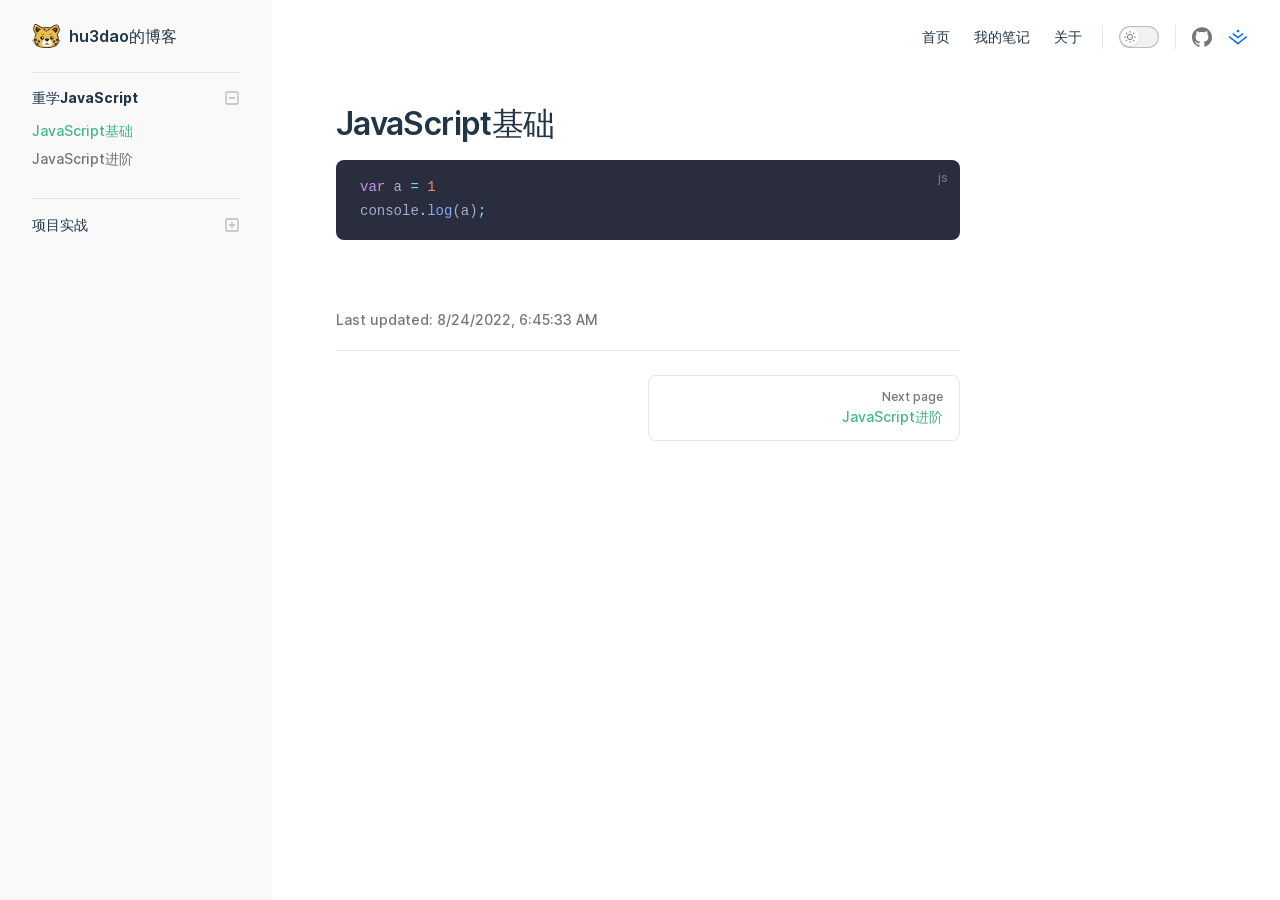
<file: article/js/basic.html>
<!DOCTYPE html>
<html lang="zh-CN">
  <head>
    <meta charset="utf-8">
    <meta name="viewport" content="width=device-width,initial-scale=1">
    <title>JavaScript基础 | hu3dao的博客</title>
    <meta name="description" content="A VitePress site">
    <link rel="stylesheet" href="/assets/style.5b69cde8.css">
    <link rel="modulepreload" href="/assets/app.d9716df6.js">
    <link rel="modulepreload" href="/assets/article_js_basic.md.3c99af45.lean.js">
    
    <script id="check-dark-light">(()=>{const e=localStorage.getItem("vitepress-theme-appearance"),a=window.matchMedia("(prefers-color-scheme: dark)").matches;(!e||e==="auto"?a:e==="dark")&&document.documentElement.classList.add("dark")})();</script>
  </head>
  <body>
    <div id="app"><div class="Layout" data-v-ca9ccb7e><!--[--><!--]--><!--[--><span tabindex="-1" data-v-151f2593></span><a href="#VPContent" class="VPSkipLink visually-hidden" data-v-151f2593> Skip to content </a><!--]--><!----><header class="VPNav" data-v-ca9ccb7e data-v-a71a30f1><div class="VPNavBar has-sidebar" data-v-a71a30f1 data-v-a35e6f52><div class="container" data-v-a35e6f52><div class="VPNavBarTitle has-sidebar" data-v-a35e6f52 data-v-d5925166><a class="title" href="/" data-v-d5925166><!--[--><!--]--><!--[--><img class="VPImage logo" src="/logo.svg" data-v-e13a1912><!--]--><!--[-->hu3dao的博客<!--]--><!--[--><!--]--></a></div><div class="content" data-v-a35e6f52><!--[--><!--]--><!----><nav aria-labelledby="main-nav-aria-label" class="VPNavBarMenu menu" data-v-a35e6f52 data-v-f83db6ba><span id="main-nav-aria-label" class="visually-hidden" data-v-f83db6ba>Main Navigation</span><!--[--><!--[--><a class="VPLink link VPNavBarMenuLink" href="/" data-v-f83db6ba data-v-47a2263e data-v-3c355974><!--[-->首页<!--]--><!----></a><!--]--><!--[--><a class="VPLink link VPNavBarMenuLink" href="/article/" data-v-f83db6ba data-v-47a2263e data-v-3c355974><!--[-->我的笔记<!--]--><!----></a><!--]--><!--[--><a class="VPLink link VPNavBarMenuLink" href="/about/" data-v-f83db6ba data-v-47a2263e data-v-3c355974><!--[-->关于<!--]--><!----></a><!--]--><!--]--></nav><!----><div class="VPNavBarAppearance appearance" data-v-a35e6f52 data-v-a3e7452b><button class="VPSwitch VPSwitchAppearance" type="button" role="switch" aria-label="toggle dark mode" data-v-a3e7452b data-v-968780f1 data-v-086e8519><span class="check" data-v-086e8519><span class="icon" data-v-086e8519><!--[--><svg xmlns="http://www.w3.org/2000/svg" aria-hidden="true" focusable="false" viewbox="0 0 24 24" class="sun" data-v-968780f1><path d="M12,18c-3.3,0-6-2.7-6-6s2.7-6,6-6s6,2.7,6,6S15.3,18,12,18zM12,8c-2.2,0-4,1.8-4,4c0,2.2,1.8,4,4,4c2.2,0,4-1.8,4-4C16,9.8,14.2,8,12,8z"></path><path d="M12,4c-0.6,0-1-0.4-1-1V1c0-0.6,0.4-1,1-1s1,0.4,1,1v2C13,3.6,12.6,4,12,4z"></path><path d="M12,24c-0.6,0-1-0.4-1-1v-2c0-0.6,0.4-1,1-1s1,0.4,1,1v2C13,23.6,12.6,24,12,24z"></path><path d="M5.6,6.6c-0.3,0-0.5-0.1-0.7-0.3L3.5,4.9c-0.4-0.4-0.4-1,0-1.4s1-0.4,1.4,0l1.4,1.4c0.4,0.4,0.4,1,0,1.4C6.2,6.5,5.9,6.6,5.6,6.6z"></path><path d="M19.8,20.8c-0.3,0-0.5-0.1-0.7-0.3l-1.4-1.4c-0.4-0.4-0.4-1,0-1.4s1-0.4,1.4,0l1.4,1.4c0.4,0.4,0.4,1,0,1.4C20.3,20.7,20,20.8,19.8,20.8z"></path><path d="M3,13H1c-0.6,0-1-0.4-1-1s0.4-1,1-1h2c0.6,0,1,0.4,1,1S3.6,13,3,13z"></path><path d="M23,13h-2c-0.6,0-1-0.4-1-1s0.4-1,1-1h2c0.6,0,1,0.4,1,1S23.6,13,23,13z"></path><path d="M4.2,20.8c-0.3,0-0.5-0.1-0.7-0.3c-0.4-0.4-0.4-1,0-1.4l1.4-1.4c0.4-0.4,1-0.4,1.4,0s0.4,1,0,1.4l-1.4,1.4C4.7,20.7,4.5,20.8,4.2,20.8z"></path><path d="M18.4,6.6c-0.3,0-0.5-0.1-0.7-0.3c-0.4-0.4-0.4-1,0-1.4l1.4-1.4c0.4-0.4,1-0.4,1.4,0s0.4,1,0,1.4l-1.4,1.4C18.9,6.5,18.6,6.6,18.4,6.6z"></path></svg><svg xmlns="http://www.w3.org/2000/svg" aria-hidden="true" focusable="false" viewbox="0 0 24 24" class="moon" data-v-968780f1><path d="M12.1,22c-0.3,0-0.6,0-0.9,0c-5.5-0.5-9.5-5.4-9-10.9c0.4-4.8,4.2-8.6,9-9c0.4,0,0.8,0.2,1,0.5c0.2,0.3,0.2,0.8-0.1,1.1c-2,2.7-1.4,6.4,1.3,8.4c2.1,1.6,5,1.6,7.1,0c0.3-0.2,0.7-0.3,1.1-0.1c0.3,0.2,0.5,0.6,0.5,1c-0.2,2.7-1.5,5.1-3.6,6.8C16.6,21.2,14.4,22,12.1,22zM9.3,4.4c-2.9,1-5,3.6-5.2,6.8c-0.4,4.4,2.8,8.3,7.2,8.7c2.1,0.2,4.2-0.4,5.8-1.8c1.1-0.9,1.9-2.1,2.4-3.4c-2.5,0.9-5.3,0.5-7.5-1.1C9.2,11.4,8.1,7.7,9.3,4.4z"></path></svg><!--]--></span></span></button></div><div class="VPSocialLinks VPNavBarSocialLinks social-links" data-v-a35e6f52 data-v-738bef5a data-v-f6988cfb><!--[--><a class="VPSocialLink" href="https://github.com/hu3dao" target="_blank" rel="noopener" data-v-f6988cfb data-v-e57698f6><svg role="img" viewBox="0 0 24 24" xmlns="http://www.w3.org/2000/svg"><title>GitHub</title><path d="M12 .297c-6.63 0-12 5.373-12 12 0 5.303 3.438 9.8 8.205 11.385.6.113.82-.258.82-.577 0-.285-.01-1.04-.015-2.04-3.338.724-4.042-1.61-4.042-1.61C4.422 18.07 3.633 17.7 3.633 17.7c-1.087-.744.084-.729.084-.729 1.205.084 1.838 1.236 1.838 1.236 1.07 1.835 2.809 1.305 3.495.998.108-.776.417-1.305.76-1.605-2.665-.3-5.466-1.332-5.466-5.93 0-1.31.465-2.38 1.235-3.22-.135-.303-.54-1.523.105-3.176 0 0 1.005-.322 3.3 1.23.96-.267 1.98-.399 3-.405 1.02.006 2.04.138 3 .405 2.28-1.552 3.285-1.23 3.285-1.23.645 1.653.24 2.873.12 3.176.765.84 1.23 1.91 1.23 3.22 0 4.61-2.805 5.625-5.475 5.92.42.36.81 1.096.81 2.22 0 1.606-.015 2.896-.015 3.286 0 .315.21.69.825.57C20.565 22.092 24 17.592 24 12.297c0-6.627-5.373-12-12-12"/></svg></a><a class="VPSocialLink" href="https://juejin.cn/user/2621662810352423" target="_blank" rel="noopener" data-v-f6988cfb data-v-e57698f6><svg t="1660906148499" class="icon" viewBox="0 0 1024 1024" version="1.1" xmlns="http://www.w3.org/2000/svg" p-id="1690" width="16" height="16"><title>掘金</title><path d="M465.189 161.792c-22.967 18.14-44.325 35.109-47.397 37.742l-5.851 4.68 10.971 8.632c5.998 4.827 11.85 9.508 13.02 10.532 1.17 1.024 17.993 14.336 37.156 29.696l34.962 27.795 5.267-3.95c2.925-2.194 23.259-18.432 45.348-35.986 21.943-17.555 41.253-32.768 42.716-33.646 1.609-1.024 2.779-2.194 2.779-2.78 0-0.438-9.655-8.63-21.504-17.846-11.995-9.363-22.674-17.847-23.845-18.871-15.945-13.02-49.737-39.059-50.76-39.059-0.586 0.147-19.896 14.922-42.862 33.061z m233.325 180.37C507.465 493.275 508.928 492.105 505.417 489.911c-3.072-1.902-11.556-8.485-64.073-50.03-9.07-7.168-18.578-14.775-21.358-16.823-2.78-2.194-8.777-6.875-13.312-10.532-4.68-3.657-10.679-8.339-13.312-10.533-13.165-10.24-71.095-56.027-102.107-80.457-5.852-4.681-11.41-8.485-12.142-8.485-0.731 0-10.971 7.754-22.674 17.116-11.703 9.508-22.674 18.286-24.284 19.456-1.755 1.17-5.12 3.95-7.46 6.144-2.34 2.34-4.828 4.096-5.413 4.096-3.072 0-0.731 3.072 6.437 8.777 4.096 3.218 8.777 6.875 10.094 8.046 1.316 1.024 10.24 8.045 19.748 15.506s23.26 18.286 30.428 23.99c19.31 15.215 31.89 25.308 127.853 101.084 47.836 37.742 88.796 69.779 90.844 71.095 3.657 2.487 3.95 2.487 7.46-0.292a1041.42 1041.42 0 0 0 16.092-12.727c6.875-5.413 14.775-11.703 17.554-13.897 30.135-23.699 80.018-63.05 81.774-64.512 1.17-1.024 12.434-9.802 24.868-19.603s37.888-29.696 56.32-44.324c18.579-14.629 46.227-36.425 61.733-48.567 15.506-12.142 27.794-22.528 27.502-23.26-0.878-1.17-57.637-47.104-59.978-48.274-0.731-0.439-18.578 12.727-39.497 29.257z" fill="#006CFF" p-id="1691"></path><path d="M57.93 489.326c-15.215 12.288-28.527 23.405-29.697 24.576-2.34 2.194-5.412-0.44 80.018 66.852 33.207 26.185 32.622 25.747 57.637 45.495 10.386 8.192 36.279 28.672 57.783 45.495 38.18 30.135 44.91 35.401 52.663 41.545 2.048 1.756 22.967 18.14 46.372 36.572 23.26 18.432 74.167 58.514 112.933 89.088 38.912 30.573 71.095 55.734 71.826 56.027 0.732 0.293 7.46-4.389 14.921-10.386 21.797-16.97 90.259-70.949 101.523-79.872 5.705-4.535 12.873-10.24 15.945-12.58 3.072-2.488 6.436-5.12 7.314-5.852 0.878-0.878 11.85-9.509 24.283-19.31 20.773-16.091 59.1-46.226 64.366-50.615 1.17-1.024 5.12-4.096 8.777-6.875 3.657-2.78 7.9-6.29 9.509-7.607 1.609-1.317 14.775-11.703 29.257-23.113 29.11-22.82 42.277-33.207 88.503-69.632 17.262-13.605 32.475-25.454 33.646-26.478 2.486-2.048 31.451-24.869 44.617-35.255 4.827-3.657 9.07-7.168 9.508-7.607 0.44-0.585 5.998-4.827 12.435-9.8 6.436-4.828 13.165-10.24 15.067-11.85l3.365-2.926-9.948-7.753c-5.412-4.388-10.24-8.192-10.679-8.63-1.17-1.317-22.381-18.433-30.135-24.284-3.95-3.072-7.314-5.998-7.606-6.73-1.317-3.071-6.73 0.147-29.258 17.994-13.458 10.532-25.746 20.187-27.355 21.504-1.61 1.463-10.533 8.338-19.749 15.652-9.216 7.168-17.115 13.459-17.554 13.898-0.439 0.438-6.583 5.412-13.897 10.971-7.168 5.559-15.214 11.703-17.7 13.75-4.974 4.097-5.413 4.39-20.334 16.239-5.56 4.388-11.264 8.777-12.435 9.8-1.17 1.025-20.333 16.092-42.422 33.354-22.09 17.408-41.546 32.768-43.155 34.084-1.609 1.463-14.482 11.557-28.525 22.528s-40.814 32.037-59.539 46.812c-18.578 14.775-42.276 33.353-52.516 41.399s-23.26 18.285-28.965 22.82l-10.386 8.339-4.389-3.072c-2.34-1.756-4.68-3.511-5.12-3.95-0.439-0.439-4.973-4.096-10.24-8.046-11.849-9.216-14.482-11.264-16.676-13.166-0.878-0.877-4.243-3.51-7.46-5.851-3.22-2.487-6.145-4.681-6.584-5.12-0.439-0.439-6.875-5.705-14.482-11.703-7.607-5.851-14.921-11.556-16.091-12.58-1.317-1.17-17.116-13.605-35.255-27.795-17.993-14.19-35.109-27.648-38.035-29.842-5.705-4.681-33.499-26.624-125.074-98.743-34.523-27.209-72.704-57.344-84.846-66.852-49.737-39.498-55.15-43.594-56.905-43.447-0.877 0-14.043 10.24-29.257 22.528z" fill="#006CFF" p-id="1692"></path></svg></a><!--]--></div><div class="VPFlyout VPNavBarExtra extra" data-v-a35e6f52 data-v-e89b88d7 data-v-6ffb57d3><button type="button" class="button" aria-haspopup="true" aria-expanded="false" aria-label="extra navigation" data-v-6ffb57d3><svg xmlns="http://www.w3.org/2000/svg" aria-hidden="true" focusable="false" viewbox="0 0 24 24" class="icon" data-v-6ffb57d3><circle cx="12" cy="12" r="2"></circle><circle cx="19" cy="12" r="2"></circle><circle cx="5" cy="12" r="2"></circle></svg></button><div class="menu" data-v-6ffb57d3><div class="VPMenu" data-v-6ffb57d3 data-v-1c5d0cfc><!----><!--[--><!--[--><!----><div class="group" data-v-e89b88d7><div class="item appearance" data-v-e89b88d7><p class="label" data-v-e89b88d7>Appearance</p><div class="appearance-action" data-v-e89b88d7><button class="VPSwitch VPSwitchAppearance" type="button" role="switch" aria-label="toggle dark mode" data-v-e89b88d7 data-v-968780f1 data-v-086e8519><span class="check" data-v-086e8519><span class="icon" data-v-086e8519><!--[--><svg xmlns="http://www.w3.org/2000/svg" aria-hidden="true" focusable="false" viewbox="0 0 24 24" class="sun" data-v-968780f1><path d="M12,18c-3.3,0-6-2.7-6-6s2.7-6,6-6s6,2.7,6,6S15.3,18,12,18zM12,8c-2.2,0-4,1.8-4,4c0,2.2,1.8,4,4,4c2.2,0,4-1.8,4-4C16,9.8,14.2,8,12,8z"></path><path d="M12,4c-0.6,0-1-0.4-1-1V1c0-0.6,0.4-1,1-1s1,0.4,1,1v2C13,3.6,12.6,4,12,4z"></path><path d="M12,24c-0.6,0-1-0.4-1-1v-2c0-0.6,0.4-1,1-1s1,0.4,1,1v2C13,23.6,12.6,24,12,24z"></path><path d="M5.6,6.6c-0.3,0-0.5-0.1-0.7-0.3L3.5,4.9c-0.4-0.4-0.4-1,0-1.4s1-0.4,1.4,0l1.4,1.4c0.4,0.4,0.4,1,0,1.4C6.2,6.5,5.9,6.6,5.6,6.6z"></path><path d="M19.8,20.8c-0.3,0-0.5-0.1-0.7-0.3l-1.4-1.4c-0.4-0.4-0.4-1,0-1.4s1-0.4,1.4,0l1.4,1.4c0.4,0.4,0.4,1,0,1.4C20.3,20.7,20,20.8,19.8,20.8z"></path><path d="M3,13H1c-0.6,0-1-0.4-1-1s0.4-1,1-1h2c0.6,0,1,0.4,1,1S3.6,13,3,13z"></path><path d="M23,13h-2c-0.6,0-1-0.4-1-1s0.4-1,1-1h2c0.6,0,1,0.4,1,1S23.6,13,23,13z"></path><path d="M4.2,20.8c-0.3,0-0.5-0.1-0.7-0.3c-0.4-0.4-0.4-1,0-1.4l1.4-1.4c0.4-0.4,1-0.4,1.4,0s0.4,1,0,1.4l-1.4,1.4C4.7,20.7,4.5,20.8,4.2,20.8z"></path><path d="M18.4,6.6c-0.3,0-0.5-0.1-0.7-0.3c-0.4-0.4-0.4-1,0-1.4l1.4-1.4c0.4-0.4,1-0.4,1.4,0s0.4,1,0,1.4l-1.4,1.4C18.9,6.5,18.6,6.6,18.4,6.6z"></path></svg><svg xmlns="http://www.w3.org/2000/svg" aria-hidden="true" focusable="false" viewbox="0 0 24 24" class="moon" data-v-968780f1><path d="M12.1,22c-0.3,0-0.6,0-0.9,0c-5.5-0.5-9.5-5.4-9-10.9c0.4-4.8,4.2-8.6,9-9c0.4,0,0.8,0.2,1,0.5c0.2,0.3,0.2,0.8-0.1,1.1c-2,2.7-1.4,6.4,1.3,8.4c2.1,1.6,5,1.6,7.1,0c0.3-0.2,0.7-0.3,1.1-0.1c0.3,0.2,0.5,0.6,0.5,1c-0.2,2.7-1.5,5.1-3.6,6.8C16.6,21.2,14.4,22,12.1,22zM9.3,4.4c-2.9,1-5,3.6-5.2,6.8c-0.4,4.4,2.8,8.3,7.2,8.7c2.1,0.2,4.2-0.4,5.8-1.8c1.1-0.9,1.9-2.1,2.4-3.4c-2.5,0.9-5.3,0.5-7.5-1.1C9.2,11.4,8.1,7.7,9.3,4.4z"></path></svg><!--]--></span></span></button></div></div></div><div class="group" data-v-e89b88d7><div class="item social-links" data-v-e89b88d7><div class="VPSocialLinks social-links-list" data-v-e89b88d7 data-v-f6988cfb><!--[--><a class="VPSocialLink" href="https://github.com/hu3dao" target="_blank" rel="noopener" data-v-f6988cfb data-v-e57698f6><svg role="img" viewBox="0 0 24 24" xmlns="http://www.w3.org/2000/svg"><title>GitHub</title><path d="M12 .297c-6.63 0-12 5.373-12 12 0 5.303 3.438 9.8 8.205 11.385.6.113.82-.258.82-.577 0-.285-.01-1.04-.015-2.04-3.338.724-4.042-1.61-4.042-1.61C4.422 18.07 3.633 17.7 3.633 17.7c-1.087-.744.084-.729.084-.729 1.205.084 1.838 1.236 1.838 1.236 1.07 1.835 2.809 1.305 3.495.998.108-.776.417-1.305.76-1.605-2.665-.3-5.466-1.332-5.466-5.93 0-1.31.465-2.38 1.235-3.22-.135-.303-.54-1.523.105-3.176 0 0 1.005-.322 3.3 1.23.96-.267 1.98-.399 3-.405 1.02.006 2.04.138 3 .405 2.28-1.552 3.285-1.23 3.285-1.23.645 1.653.24 2.873.12 3.176.765.84 1.23 1.91 1.23 3.22 0 4.61-2.805 5.625-5.475 5.92.42.36.81 1.096.81 2.22 0 1.606-.015 2.896-.015 3.286 0 .315.21.69.825.57C20.565 22.092 24 17.592 24 12.297c0-6.627-5.373-12-12-12"/></svg></a><a class="VPSocialLink" href="https://juejin.cn/user/2621662810352423" target="_blank" rel="noopener" data-v-f6988cfb data-v-e57698f6><svg t="1660906148499" class="icon" viewBox="0 0 1024 1024" version="1.1" xmlns="http://www.w3.org/2000/svg" p-id="1690" width="16" height="16"><title>掘金</title><path d="M465.189 161.792c-22.967 18.14-44.325 35.109-47.397 37.742l-5.851 4.68 10.971 8.632c5.998 4.827 11.85 9.508 13.02 10.532 1.17 1.024 17.993 14.336 37.156 29.696l34.962 27.795 5.267-3.95c2.925-2.194 23.259-18.432 45.348-35.986 21.943-17.555 41.253-32.768 42.716-33.646 1.609-1.024 2.779-2.194 2.779-2.78 0-0.438-9.655-8.63-21.504-17.846-11.995-9.363-22.674-17.847-23.845-18.871-15.945-13.02-49.737-39.059-50.76-39.059-0.586 0.147-19.896 14.922-42.862 33.061z m233.325 180.37C507.465 493.275 508.928 492.105 505.417 489.911c-3.072-1.902-11.556-8.485-64.073-50.03-9.07-7.168-18.578-14.775-21.358-16.823-2.78-2.194-8.777-6.875-13.312-10.532-4.68-3.657-10.679-8.339-13.312-10.533-13.165-10.24-71.095-56.027-102.107-80.457-5.852-4.681-11.41-8.485-12.142-8.485-0.731 0-10.971 7.754-22.674 17.116-11.703 9.508-22.674 18.286-24.284 19.456-1.755 1.17-5.12 3.95-7.46 6.144-2.34 2.34-4.828 4.096-5.413 4.096-3.072 0-0.731 3.072 6.437 8.777 4.096 3.218 8.777 6.875 10.094 8.046 1.316 1.024 10.24 8.045 19.748 15.506s23.26 18.286 30.428 23.99c19.31 15.215 31.89 25.308 127.853 101.084 47.836 37.742 88.796 69.779 90.844 71.095 3.657 2.487 3.95 2.487 7.46-0.292a1041.42 1041.42 0 0 0 16.092-12.727c6.875-5.413 14.775-11.703 17.554-13.897 30.135-23.699 80.018-63.05 81.774-64.512 1.17-1.024 12.434-9.802 24.868-19.603s37.888-29.696 56.32-44.324c18.579-14.629 46.227-36.425 61.733-48.567 15.506-12.142 27.794-22.528 27.502-23.26-0.878-1.17-57.637-47.104-59.978-48.274-0.731-0.439-18.578 12.727-39.497 29.257z" fill="#006CFF" p-id="1691"></path><path d="M57.93 489.326c-15.215 12.288-28.527 23.405-29.697 24.576-2.34 2.194-5.412-0.44 80.018 66.852 33.207 26.185 32.622 25.747 57.637 45.495 10.386 8.192 36.279 28.672 57.783 45.495 38.18 30.135 44.91 35.401 52.663 41.545 2.048 1.756 22.967 18.14 46.372 36.572 23.26 18.432 74.167 58.514 112.933 89.088 38.912 30.573 71.095 55.734 71.826 56.027 0.732 0.293 7.46-4.389 14.921-10.386 21.797-16.97 90.259-70.949 101.523-79.872 5.705-4.535 12.873-10.24 15.945-12.58 3.072-2.488 6.436-5.12 7.314-5.852 0.878-0.878 11.85-9.509 24.283-19.31 20.773-16.091 59.1-46.226 64.366-50.615 1.17-1.024 5.12-4.096 8.777-6.875 3.657-2.78 7.9-6.29 9.509-7.607 1.609-1.317 14.775-11.703 29.257-23.113 29.11-22.82 42.277-33.207 88.503-69.632 17.262-13.605 32.475-25.454 33.646-26.478 2.486-2.048 31.451-24.869 44.617-35.255 4.827-3.657 9.07-7.168 9.508-7.607 0.44-0.585 5.998-4.827 12.435-9.8 6.436-4.828 13.165-10.24 15.067-11.85l3.365-2.926-9.948-7.753c-5.412-4.388-10.24-8.192-10.679-8.63-1.17-1.317-22.381-18.433-30.135-24.284-3.95-3.072-7.314-5.998-7.606-6.73-1.317-3.071-6.73 0.147-29.258 17.994-13.458 10.532-25.746 20.187-27.355 21.504-1.61 1.463-10.533 8.338-19.749 15.652-9.216 7.168-17.115 13.459-17.554 13.898-0.439 0.438-6.583 5.412-13.897 10.971-7.168 5.559-15.214 11.703-17.7 13.75-4.974 4.097-5.413 4.39-20.334 16.239-5.56 4.388-11.264 8.777-12.435 9.8-1.17 1.025-20.333 16.092-42.422 33.354-22.09 17.408-41.546 32.768-43.155 34.084-1.609 1.463-14.482 11.557-28.525 22.528s-40.814 32.037-59.539 46.812c-18.578 14.775-42.276 33.353-52.516 41.399s-23.26 18.285-28.965 22.82l-10.386 8.339-4.389-3.072c-2.34-1.756-4.68-3.511-5.12-3.95-0.439-0.439-4.973-4.096-10.24-8.046-11.849-9.216-14.482-11.264-16.676-13.166-0.878-0.877-4.243-3.51-7.46-5.851-3.22-2.487-6.145-4.681-6.584-5.12-0.439-0.439-6.875-5.705-14.482-11.703-7.607-5.851-14.921-11.556-16.091-12.58-1.317-1.17-17.116-13.605-35.255-27.795-17.993-14.19-35.109-27.648-38.035-29.842-5.705-4.681-33.499-26.624-125.074-98.743-34.523-27.209-72.704-57.344-84.846-66.852-49.737-39.498-55.15-43.594-56.905-43.447-0.877 0-14.043 10.24-29.257 22.528z" fill="#006CFF" p-id="1692"></path></svg></a><!--]--></div></div></div><!--]--><!--]--></div></div></div><!--[--><!--]--><button type="button" class="VPNavBarHamburger hamburger" aria-label="mobile navigation" aria-expanded="false" aria-controls="VPNavScreen" data-v-a35e6f52 data-v-e5dd9c1c><span class="container" data-v-e5dd9c1c><span class="top" data-v-e5dd9c1c></span><span class="middle" data-v-e5dd9c1c></span><span class="bottom" data-v-e5dd9c1c></span></span></button></div></div></div><!----></header><div class="VPLocalNav" data-v-ca9ccb7e data-v-aac27d5e><button class="menu" aria-expanded="false" aria-controls="VPSidebarNav" data-v-aac27d5e><svg xmlns="http://www.w3.org/2000/svg" aria-hidden="true" focusable="false" viewbox="0 0 24 24" class="menu-icon" data-v-aac27d5e><path d="M17,11H3c-0.6,0-1-0.4-1-1s0.4-1,1-1h14c0.6,0,1,0.4,1,1S17.6,11,17,11z"></path><path d="M21,7H3C2.4,7,2,6.6,2,6s0.4-1,1-1h18c0.6,0,1,0.4,1,1S21.6,7,21,7z"></path><path d="M21,15H3c-0.6,0-1-0.4-1-1s0.4-1,1-1h18c0.6,0,1,0.4,1,1S21.6,15,21,15z"></path><path d="M17,19H3c-0.6,0-1-0.4-1-1s0.4-1,1-1h14c0.6,0,1,0.4,1,1S17.6,19,17,19z"></path></svg><span class="menu-text" data-v-aac27d5e>Menu</span></button><a class="top-link" href="#" data-v-aac27d5e> Return to top </a></div><aside class="VPSidebar" data-v-ca9ccb7e data-v-f332cb62><nav class="nav" id="VPSidebarNav" aria-labelledby="sidebar-aria-label" tabindex="-1" data-v-f332cb62><span class="visually-hidden" id="sidebar-aria-label" data-v-f332cb62> Sidebar Navigation </span><!--[--><div class="group" data-v-f332cb62><section class="VPSidebarGroup collapsible" data-v-f332cb62 data-v-2976c796><div class="title" role="button" data-v-2976c796><h2 class="title-text" data-v-2976c796>重学JavaScript</h2><div class="action" data-v-2976c796><svg xmlns="http://www.w3.org/2000/svg" xmlns:xlink="http://www.w3.org/1999/xlink" viewbox="0 0 24 24" class="icon minus" data-v-2976c796><path d="M19,2H5C3.3,2,2,3.3,2,5v14c0,1.7,1.3,3,3,3h14c1.7,0,3-1.3,3-3V5C22,3.3,20.7,2,19,2zM20,19c0,0.6-0.4,1-1,1H5c-0.6,0-1-0.4-1-1V5c0-0.6,0.4-1,1-1h14c0.6,0,1,0.4,1,1V19z"></path><path d="M16,11H8c-0.6,0-1,0.4-1,1s0.4,1,1,1h8c0.6,0,1-0.4,1-1S16.6,11,16,11z"></path></svg><svg version="1.1" xmlns="http://www.w3.org/2000/svg" viewbox="0 0 24 24" class="icon plus" data-v-2976c796><path d="M19,2H5C3.3,2,2,3.3,2,5v14c0,1.7,1.3,3,3,3h14c1.7,0,3-1.3,3-3V5C22,3.3,20.7,2,19,2z M20,19c0,0.6-0.4,1-1,1H5c-0.6,0-1-0.4-1-1V5c0-0.6,0.4-1,1-1h14c0.6,0,1,0.4,1,1V19z"></path><path d="M16,11h-3V8c0-0.6-0.4-1-1-1s-1,0.4-1,1v3H8c-0.6,0-1,0.4-1,1s0.4,1,1,1h3v3c0,0.6,0.4,1,1,1s1-0.4,1-1v-3h3c0.6,0,1-0.4,1-1S16.6,11,16,11z"></path></svg></div></div><div class="items" data-v-2976c796><!--[--><a class="VPLink link link active" href="/article/js/basic.html" data-v-2976c796 data-v-f7e544fc data-v-3c355974><!--[--><span class="link-text" data-v-f7e544fc>JavaScript基础</span><!----><!--]--><!----></a><a class="VPLink link link" href="/article/js/advanced.html" data-v-2976c796 data-v-f7e544fc data-v-3c355974><!--[--><span class="link-text" data-v-f7e544fc>JavaScript进阶</span><!----><!--]--><!----></a><!--]--></div></section></div><div class="group" data-v-f332cb62><section class="VPSidebarGroup collapsible collapsed" data-v-f332cb62 data-v-2976c796><div class="title" role="button" data-v-2976c796><h2 class="title-text" data-v-2976c796>项目实战</h2><div class="action" data-v-2976c796><svg xmlns="http://www.w3.org/2000/svg" xmlns:xlink="http://www.w3.org/1999/xlink" viewbox="0 0 24 24" class="icon minus" data-v-2976c796><path d="M19,2H5C3.3,2,2,3.3,2,5v14c0,1.7,1.3,3,3,3h14c1.7,0,3-1.3,3-3V5C22,3.3,20.7,2,19,2zM20,19c0,0.6-0.4,1-1,1H5c-0.6,0-1-0.4-1-1V5c0-0.6,0.4-1,1-1h14c0.6,0,1,0.4,1,1V19z"></path><path d="M16,11H8c-0.6,0-1,0.4-1,1s0.4,1,1,1h8c0.6,0,1-0.4,1-1S16.6,11,16,11z"></path></svg><svg version="1.1" xmlns="http://www.w3.org/2000/svg" viewbox="0 0 24 24" class="icon plus" data-v-2976c796><path d="M19,2H5C3.3,2,2,3.3,2,5v14c0,1.7,1.3,3,3,3h14c1.7,0,3-1.3,3-3V5C22,3.3,20.7,2,19,2z M20,19c0,0.6-0.4,1-1,1H5c-0.6,0-1-0.4-1-1V5c0-0.6,0.4-1,1-1h14c0.6,0,1,0.4,1,1V19z"></path><path d="M16,11h-3V8c0-0.6-0.4-1-1-1s-1,0.4-1,1v3H8c-0.6,0-1,0.4-1,1s0.4,1,1,1h3v3c0,0.6,0.4,1,1,1s1-0.4,1-1v-3h3c0.6,0,1-0.4,1-1S16.6,11,16,11z"></path></svg></div></div><div class="items" data-v-2976c796><!--[--><a class="VPLink link link" href="/article/wheel/scroll-view.html" data-v-2976c796 data-v-f7e544fc data-v-3c355974><!--[--><span class="link-text" data-v-f7e544fc>vue滚动视图组件</span><!----><!--]--><!----></a><a class="VPLink link link" href="/article/wheel/vue3-demo.html" data-v-2976c796 data-v-f7e544fc data-v-3c355974><!--[--><span class="link-text" data-v-f7e544fc>搭建vue3+ts+vite项目</span><!----><!--]--><!----></a><a class="VPLink link link" href="/article/wheel/danmaku.html" data-v-2976c796 data-v-f7e544fc data-v-3c355974><!--[--><span class="link-text" data-v-f7e544fc>实现可自定义样式的弹幕功能</span><!----><!--]--><!----></a><!--]--></div></section></div><!--]--></nav></aside><div class="VPContent has-sidebar" id="VPContent" data-v-ca9ccb7e data-v-8af69dc9><div class="VPDoc has-sidebar has-aside" data-v-8af69dc9 data-v-1e748e60><div class="container" data-v-1e748e60><div class="aside" data-v-1e748e60><div class="aside-curtain" data-v-1e748e60></div><div class="aside-container" data-v-1e748e60><div class="aside-content" data-v-1e748e60><div class="VPDocAside" data-v-1e748e60 data-v-aea49c31><!--[--><!--]--><!--[--><!--]--><!----><!--[--><!--]--><div class="spacer" data-v-aea49c31></div><!--[--><!--]--><!----><!--[--><!--]--><!--[--><!--]--></div></div></div></div><div class="content" data-v-1e748e60><div class="content-container" data-v-1e748e60><!--[--><!--]--><main class="main" data-v-1e748e60><div style="position:relative;" class="vp-doc _article_js_basic" data-v-1e748e60><div><h1 id="javascript基础" tabindex="-1">JavaScript基础 <a class="header-anchor" href="#javascript基础" aria-hidden="true">#</a></h1><div class="language-js"><button class="copy"></button><span class="lang">js</span><pre><code><span class="line"><span style="color:#C792EA;">var</span><span style="color:#A6ACCD;"> a </span><span style="color:#89DDFF;">=</span><span style="color:#A6ACCD;"> </span><span style="color:#F78C6C;">1</span></span>
<span class="line"><span style="color:#A6ACCD;">console</span><span style="color:#89DDFF;">.</span><span style="color:#82AAFF;">log</span><span style="color:#A6ACCD;">(a)</span><span style="color:#89DDFF;">;</span></span>
<span class="line"></span></code></pre></div></div></div></main><!--[--><!--]--><footer class="VPDocFooter" data-v-1e748e60 data-v-a54a85bd><div class="edit-info" data-v-a54a85bd><!----><div class="last-updated" data-v-a54a85bd><p class="VPLastUpdated" data-v-a54a85bd data-v-f7d51a9c>Last updated: <time datatime="2022-08-24T06:45:33.000Z" data-v-f7d51a9c></time></p></div></div><div class="prev-next" data-v-a54a85bd><div class="pager" data-v-a54a85bd><!----></div><div class="pager" data-v-a54a85bd><a class="pager-link next" href="/article/js/advanced.html" data-v-a54a85bd><span class="desc" data-v-a54a85bd>Next page</span><span class="title" data-v-a54a85bd>JavaScript进阶</span></a></div></div></footer><!--[--><!--]--></div></div></div></div></div><!----><!--[--><!--]--></div></div>
    <script>__VP_HASH_MAP__ = JSON.parse("{\"about_index.md\":\"c6b2fc85\",\"article_index.md\":\"bd149cf7\",\"article_js_advanced.md\":\"7d724c19\",\"article_js_basic.md\":\"3c99af45\",\"article_wheel_danmaku.md\":\"9b342c82\",\"article_wheel_scroll-view.md\":\"aca20080\",\"article_wheel_vue3-demo.md\":\"a92b58a4\",\"index.md\":\"b3d7b806\",\"test.md\":\"e20d6341\"}")</script>
    <script type="module" async src="/assets/app.d9716df6.js"></script>
    
  </body>
</html>
</file>
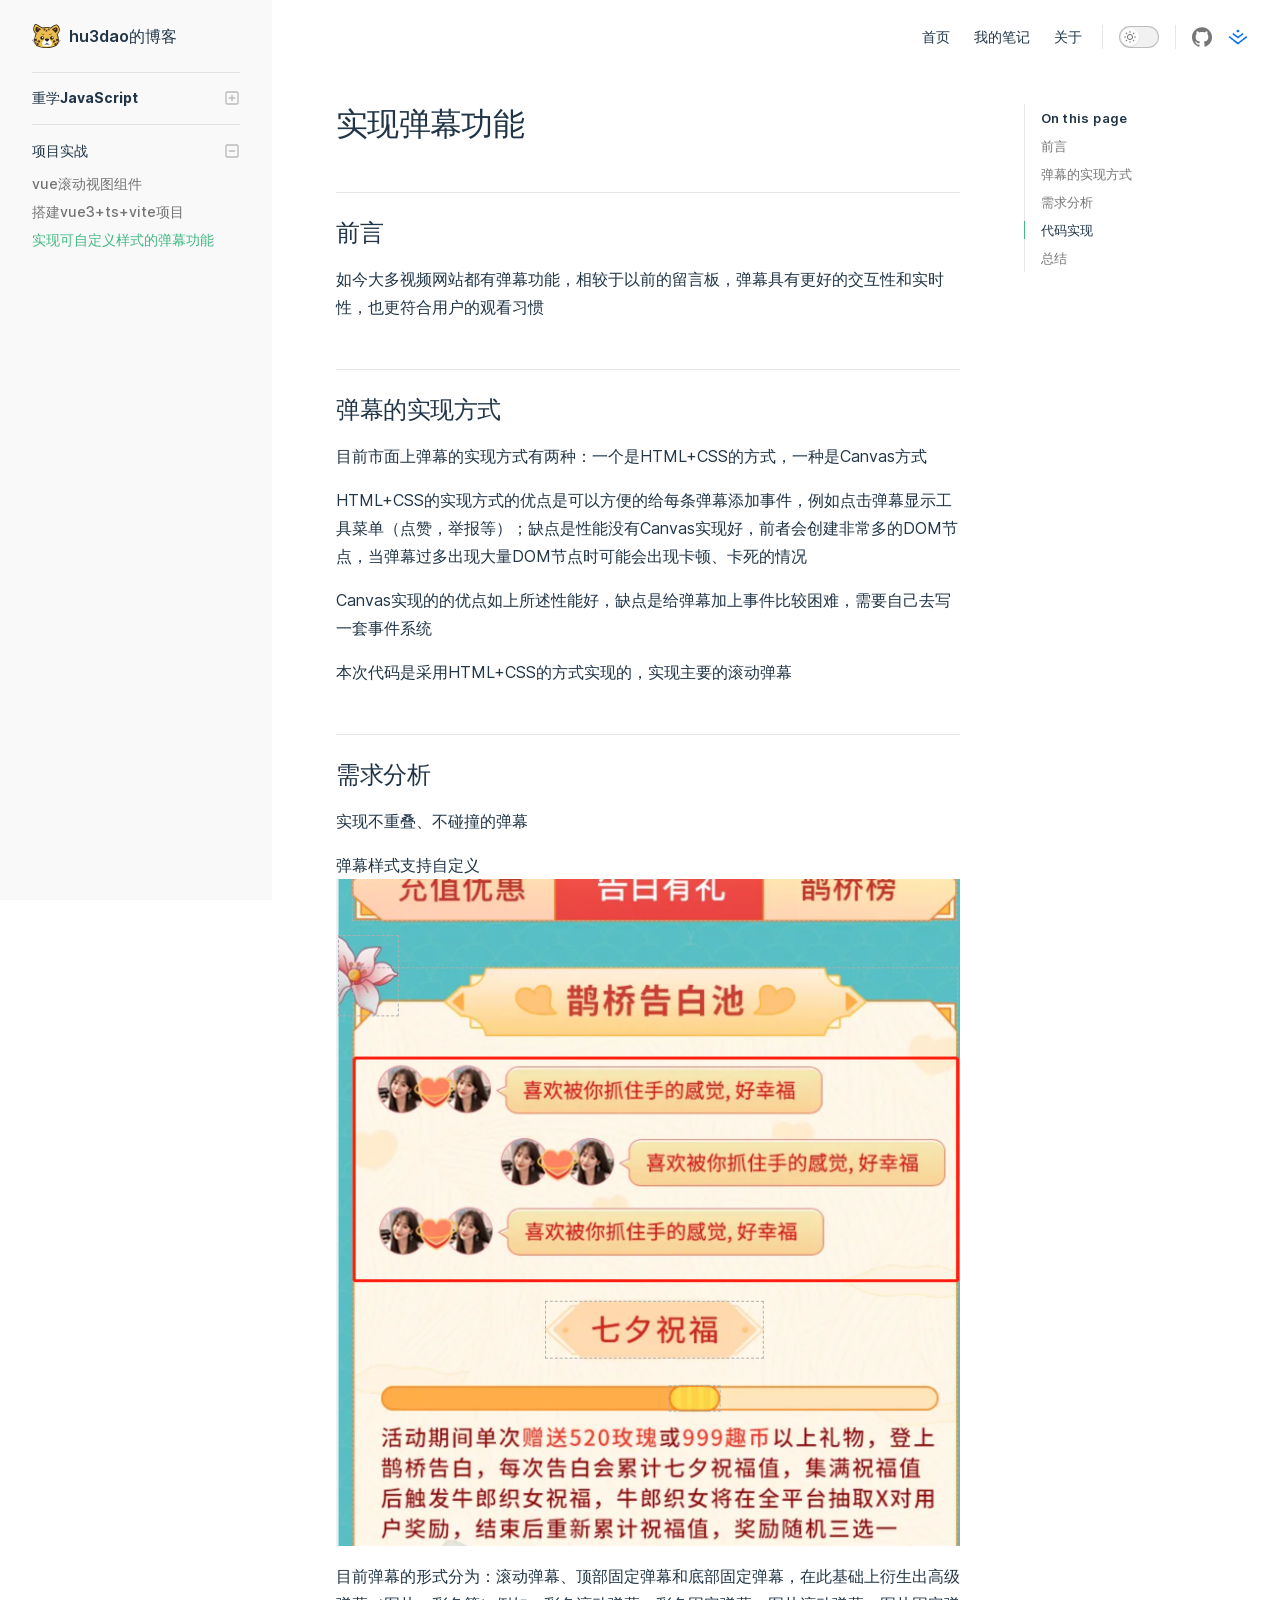
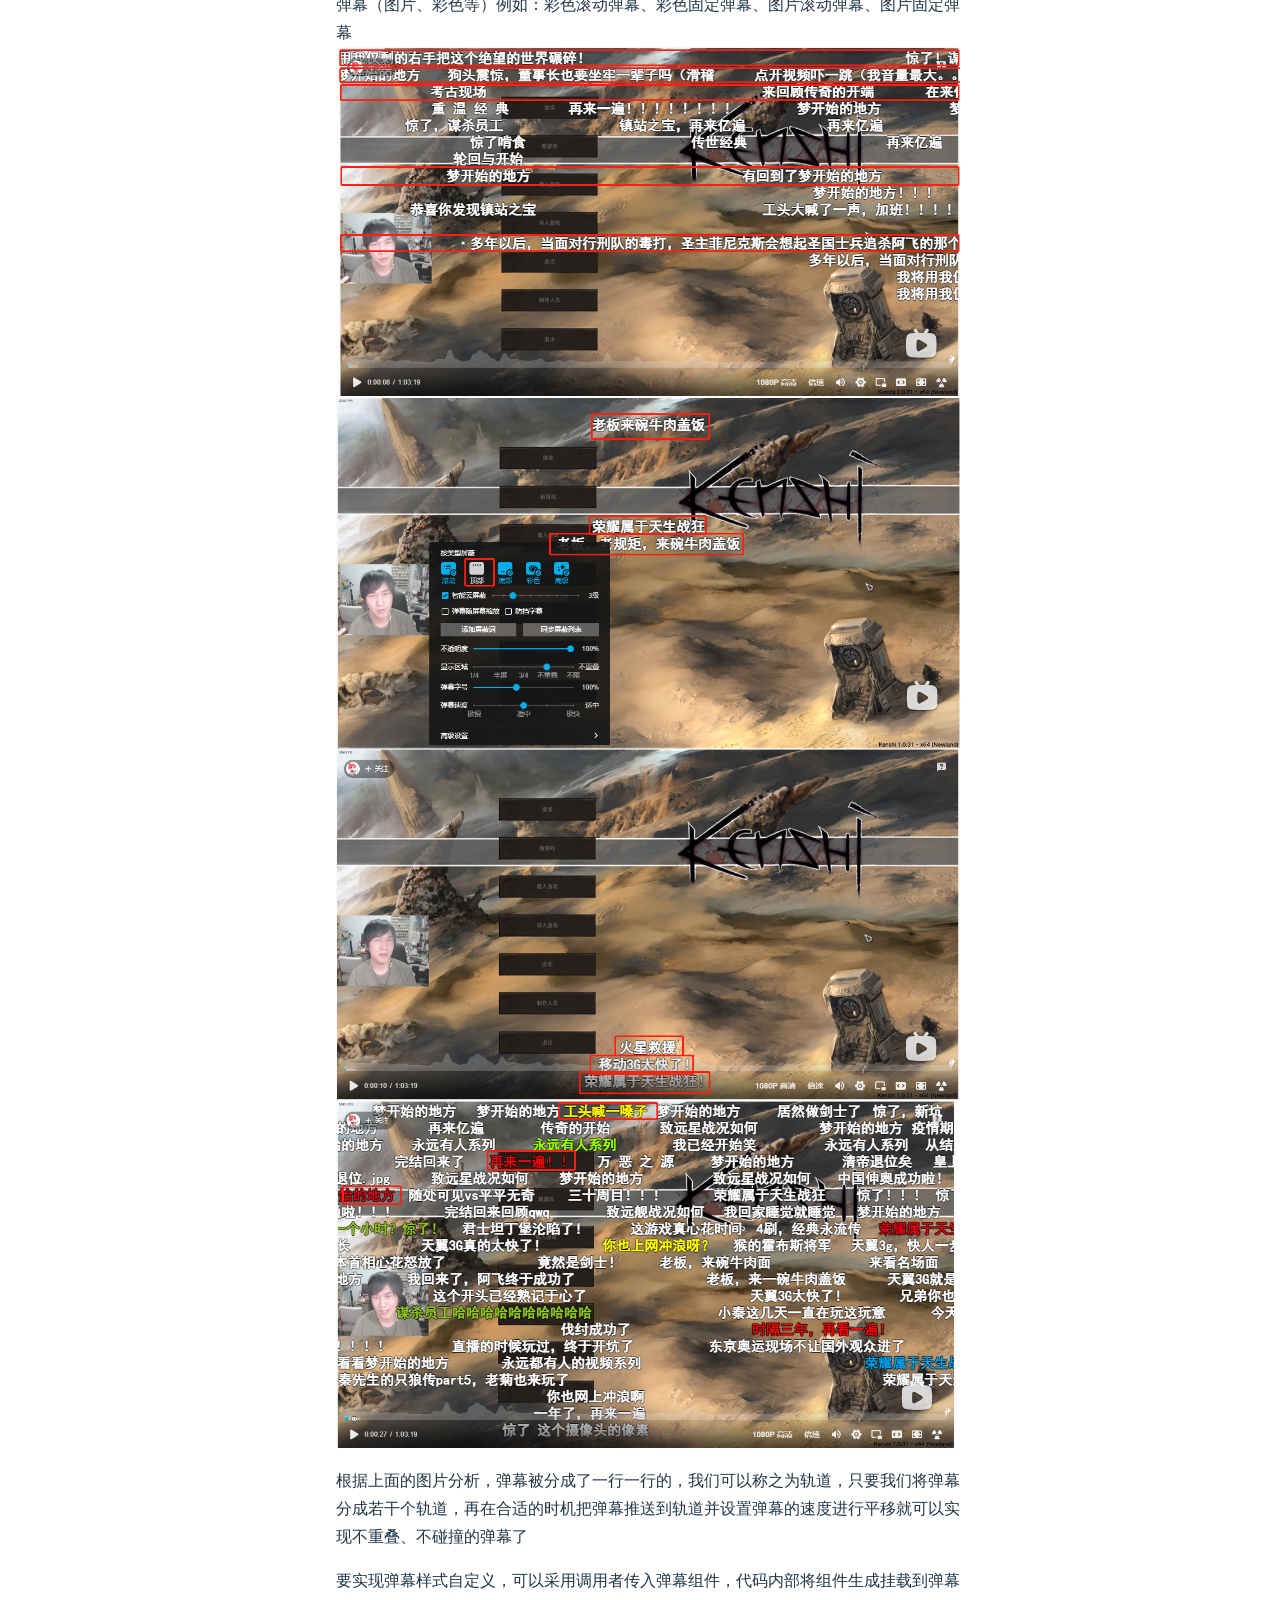
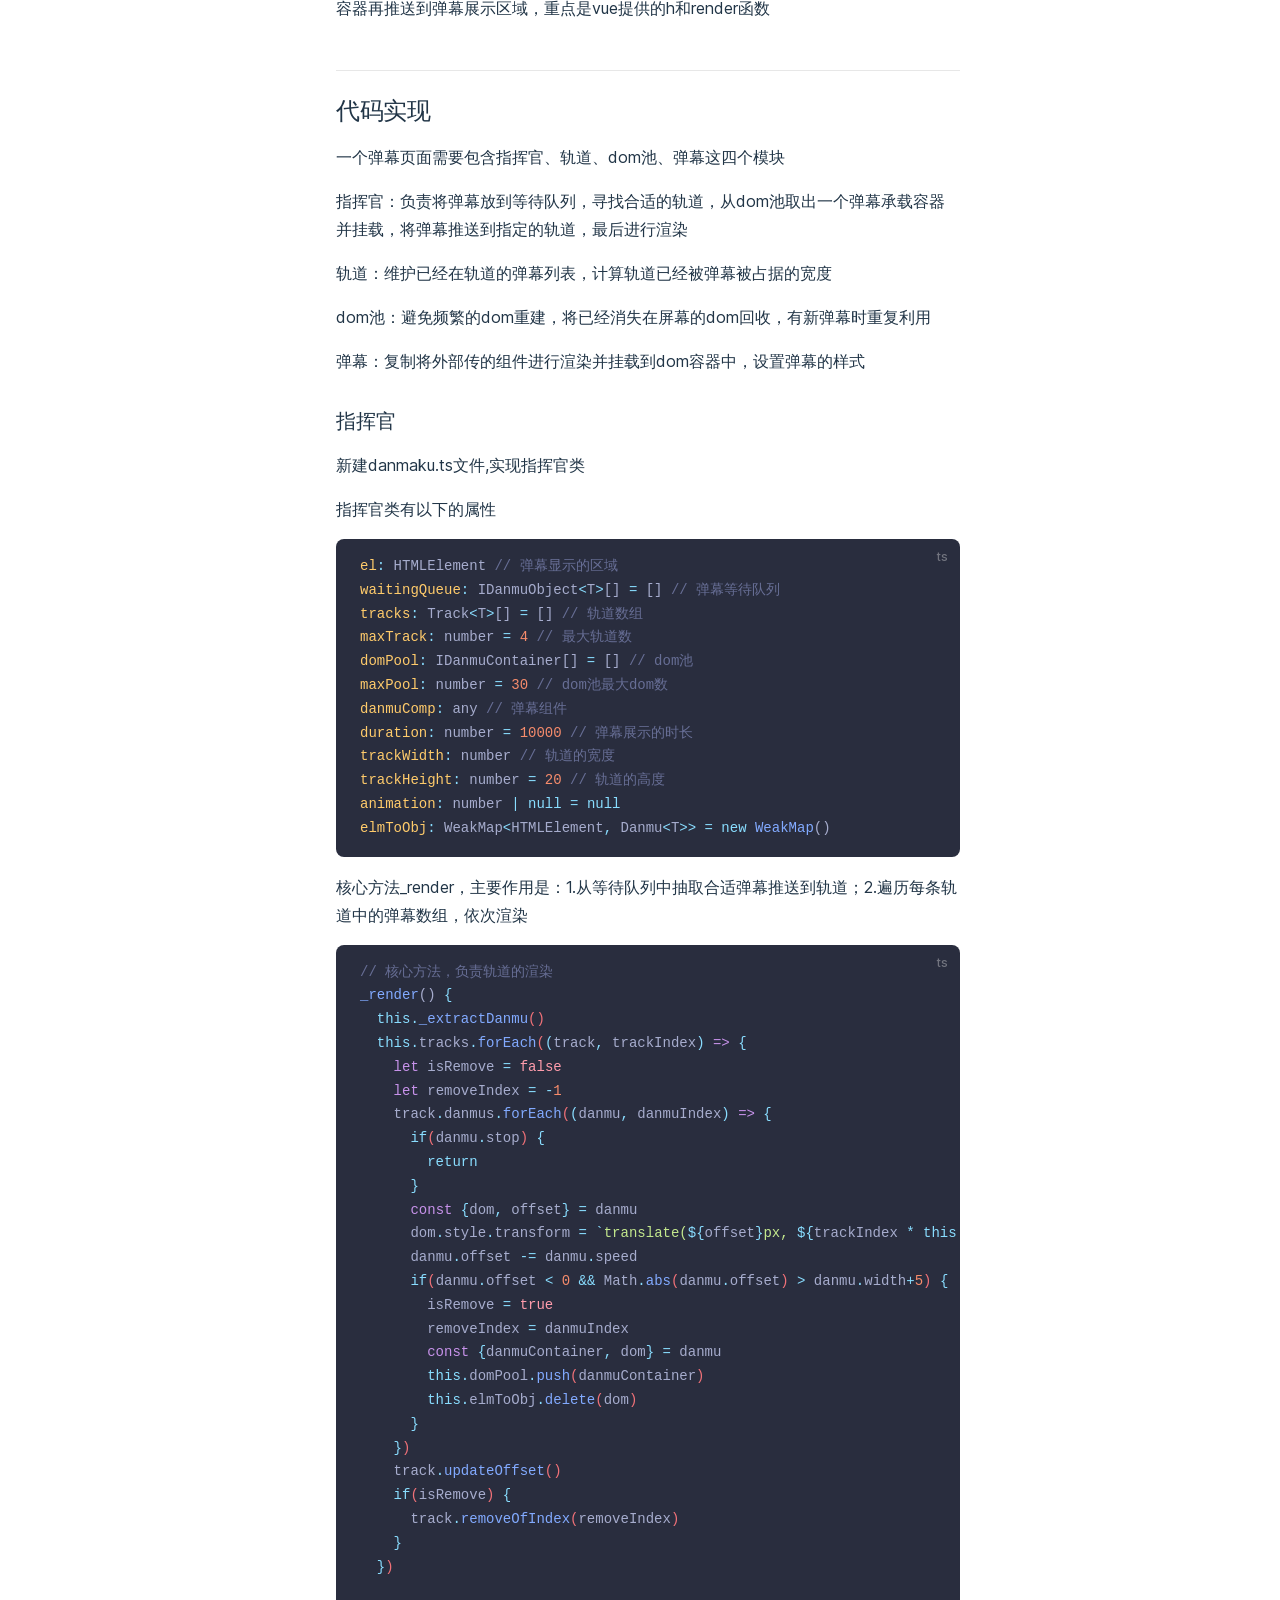
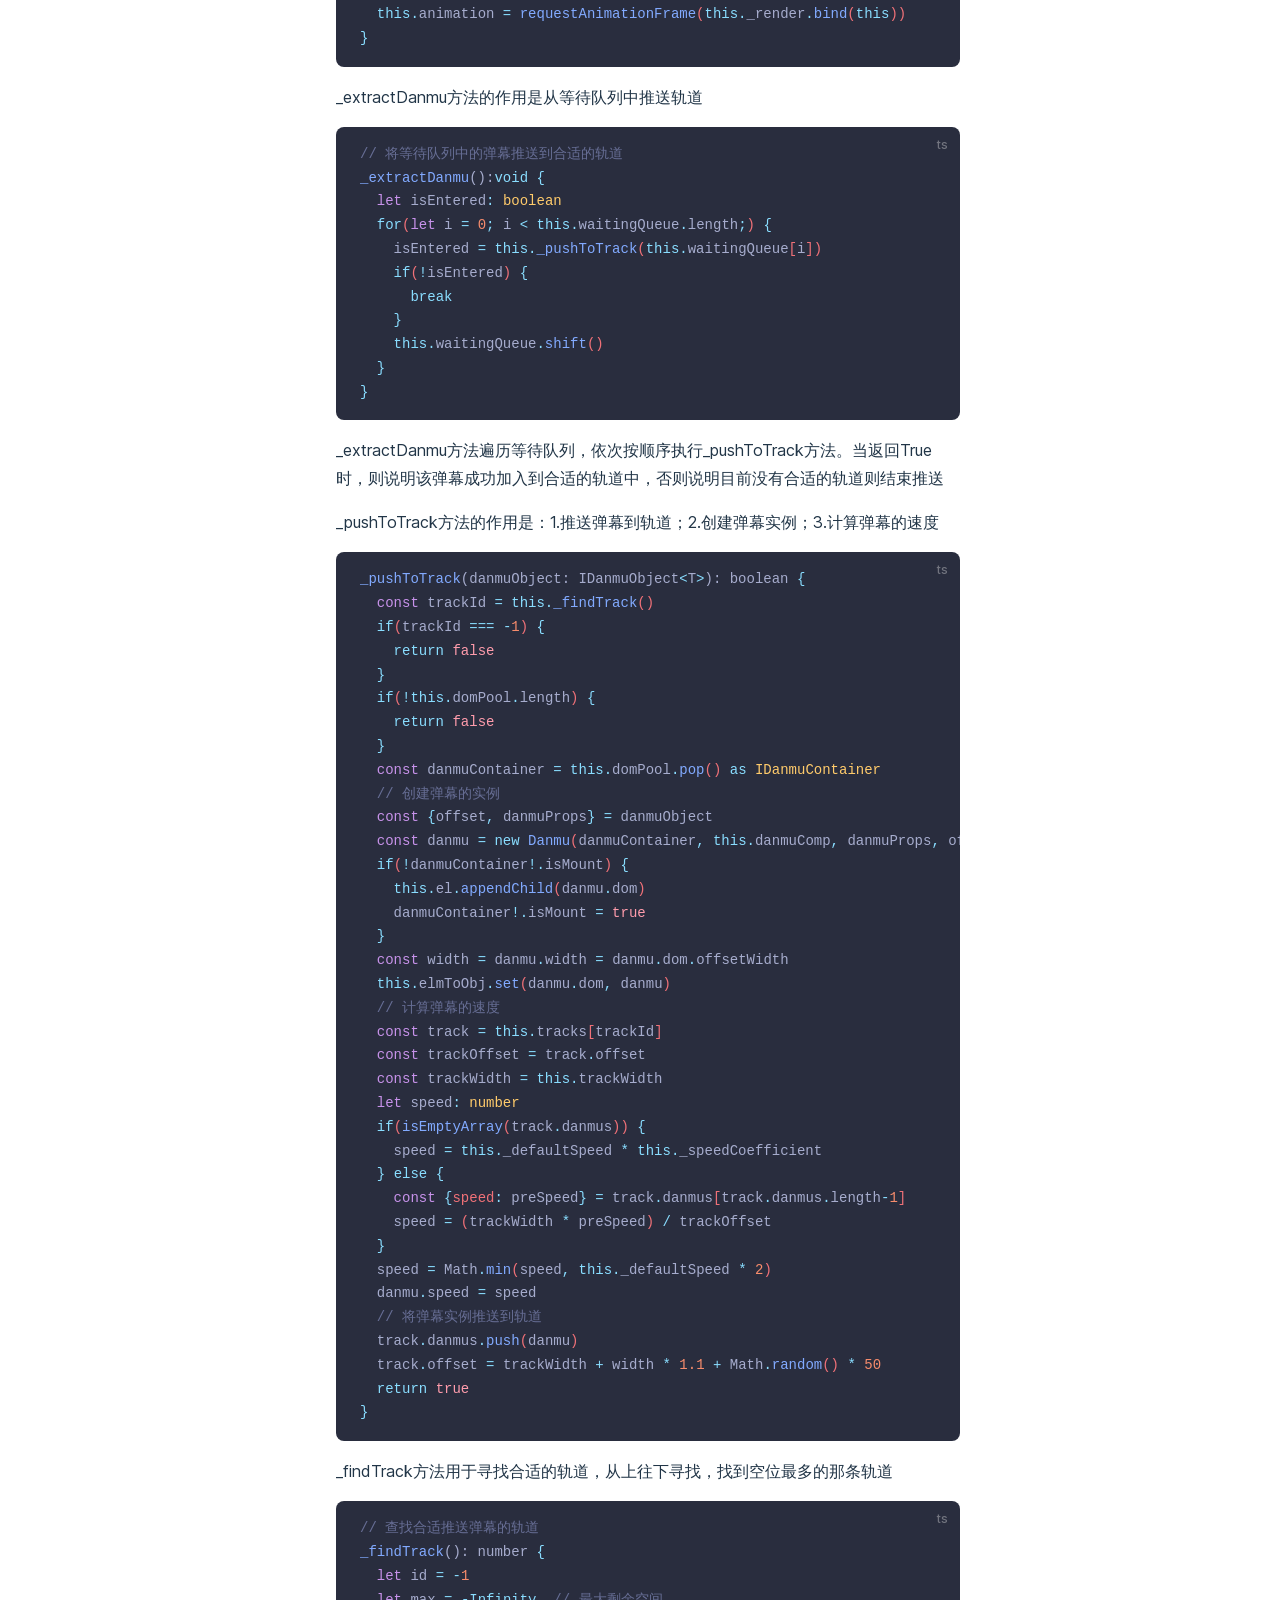
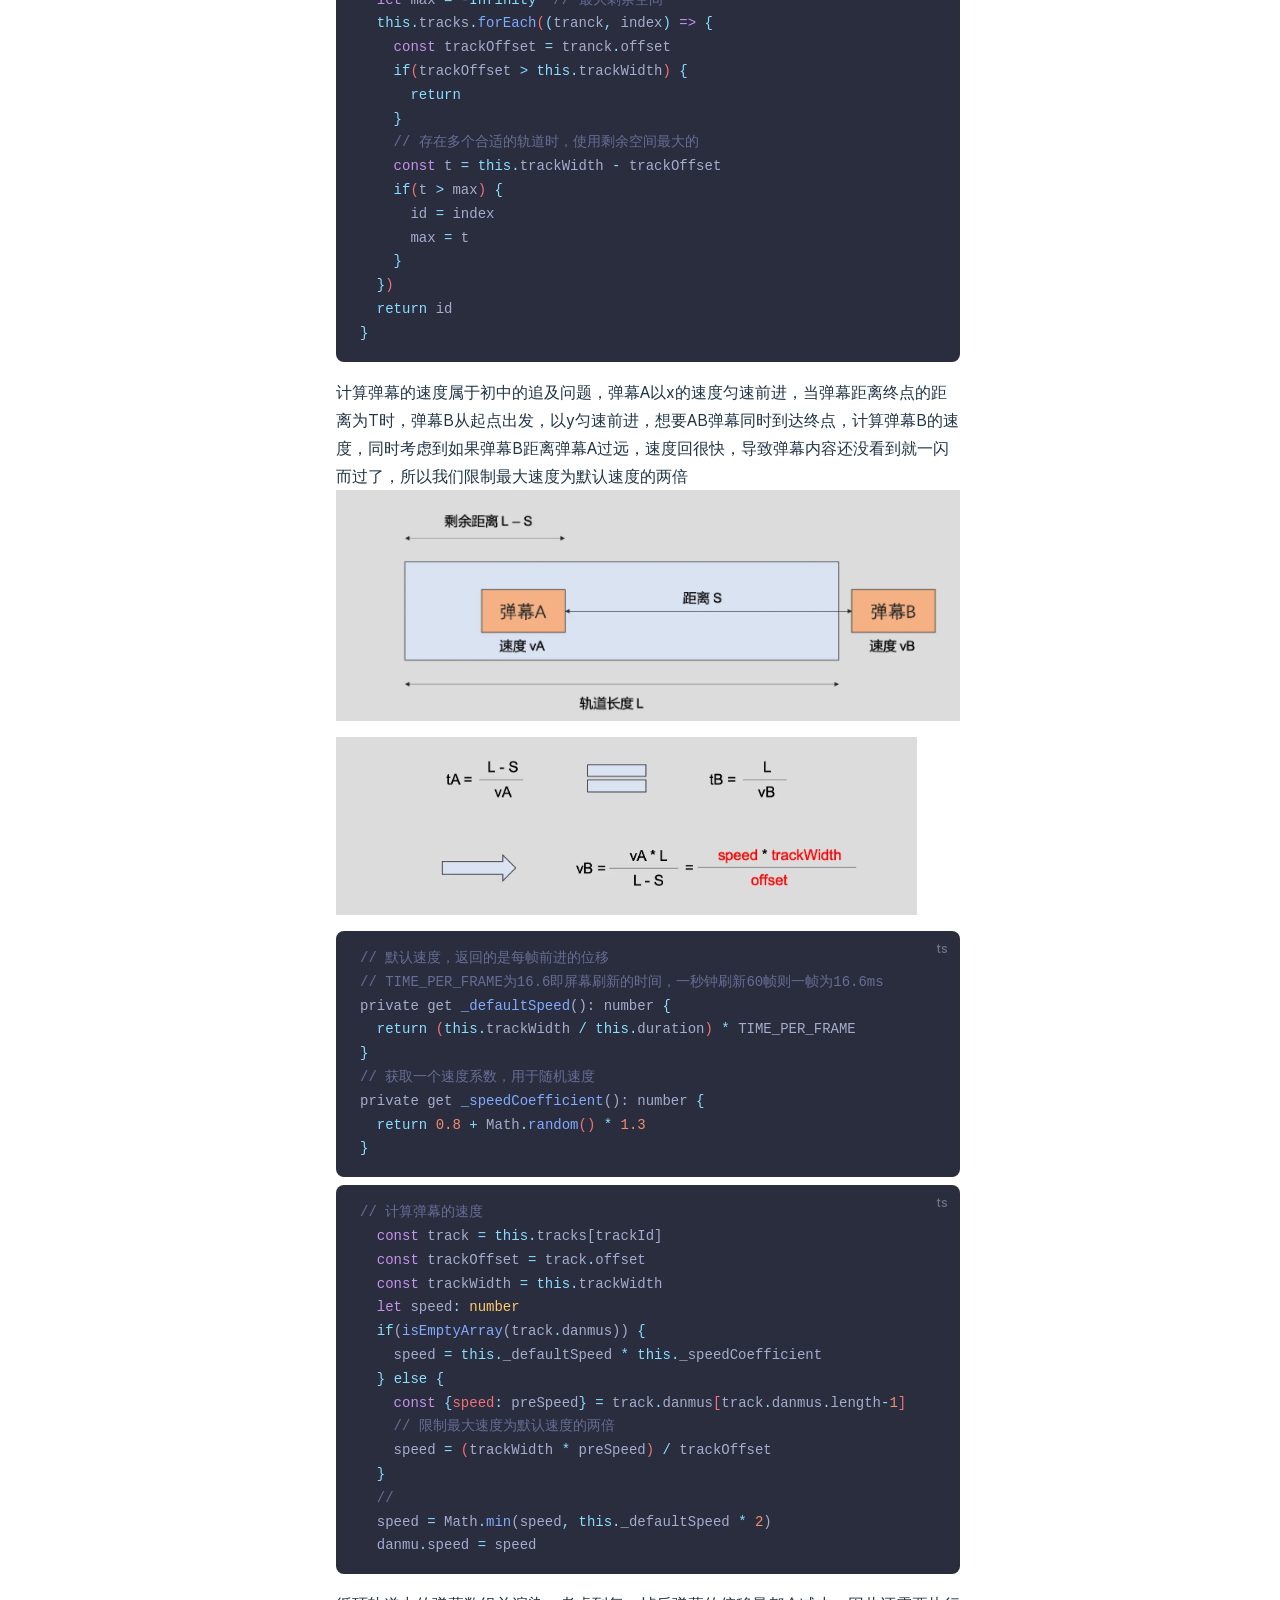
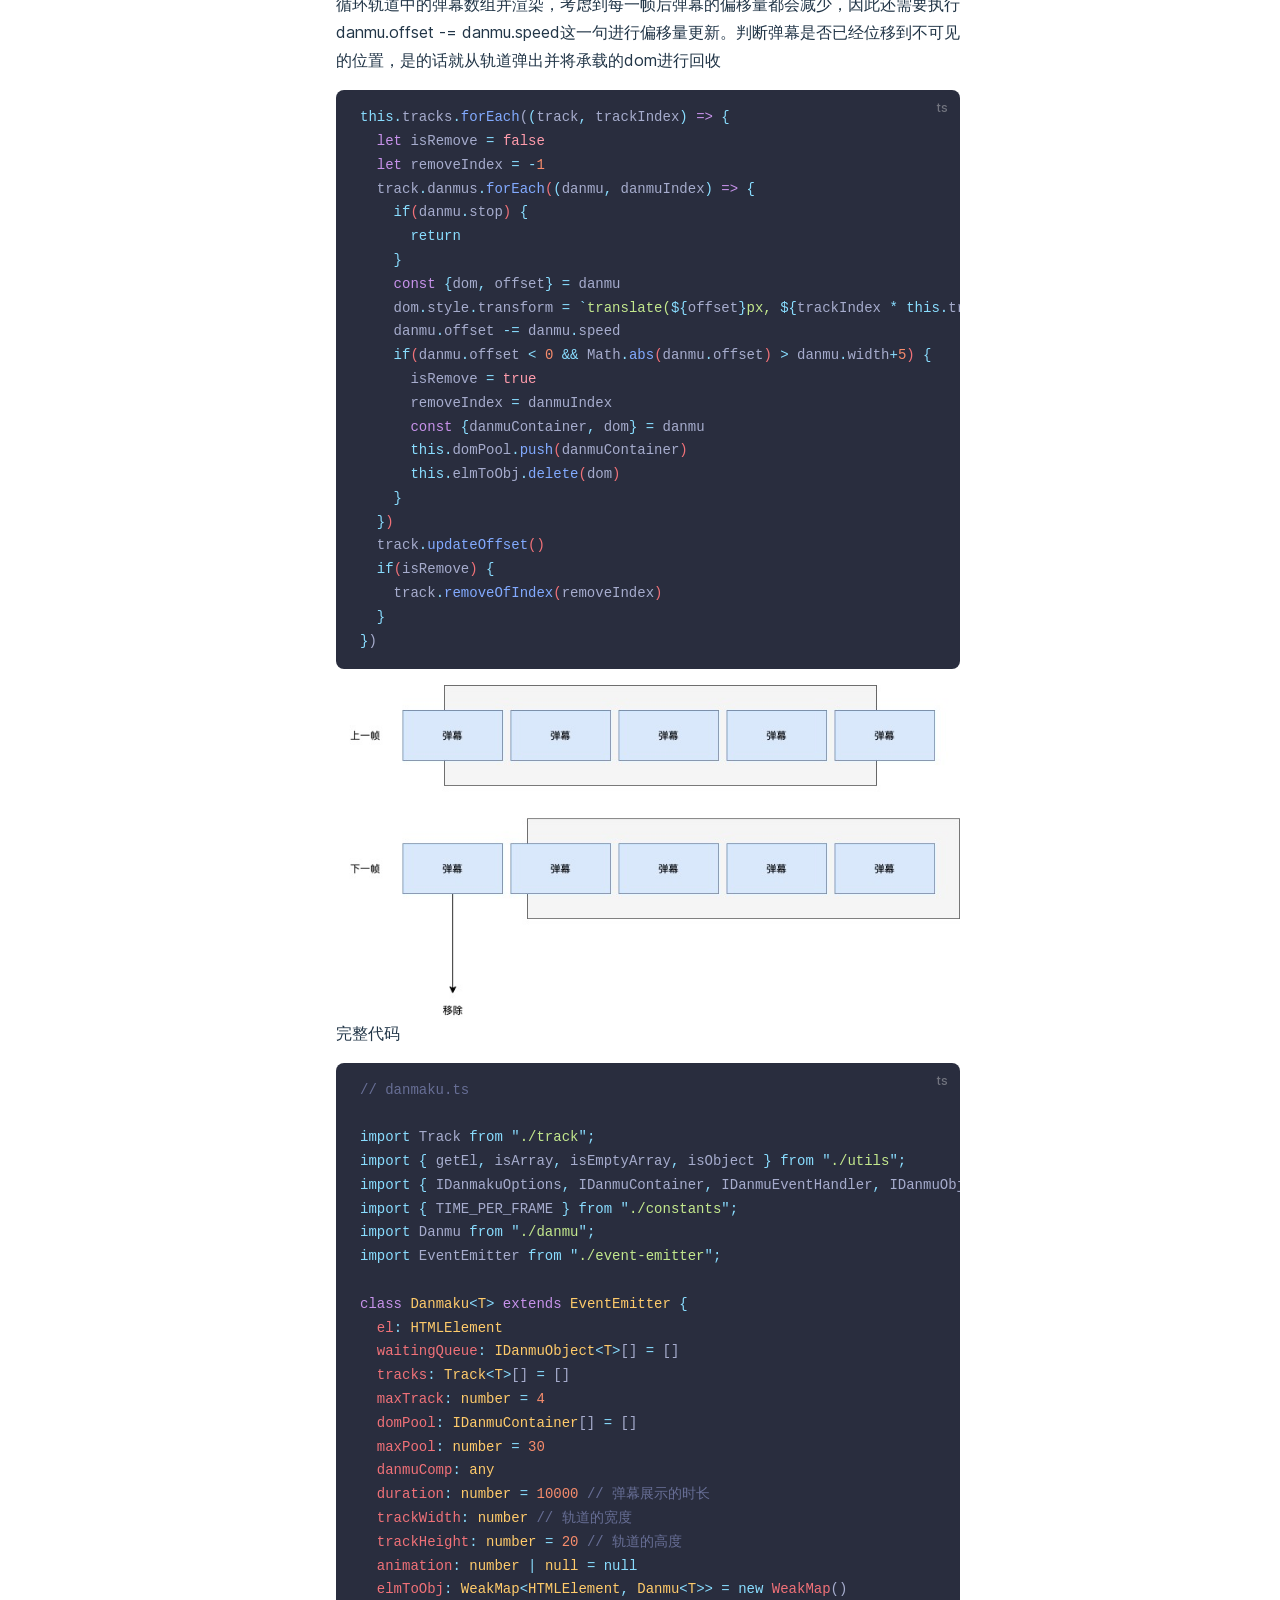
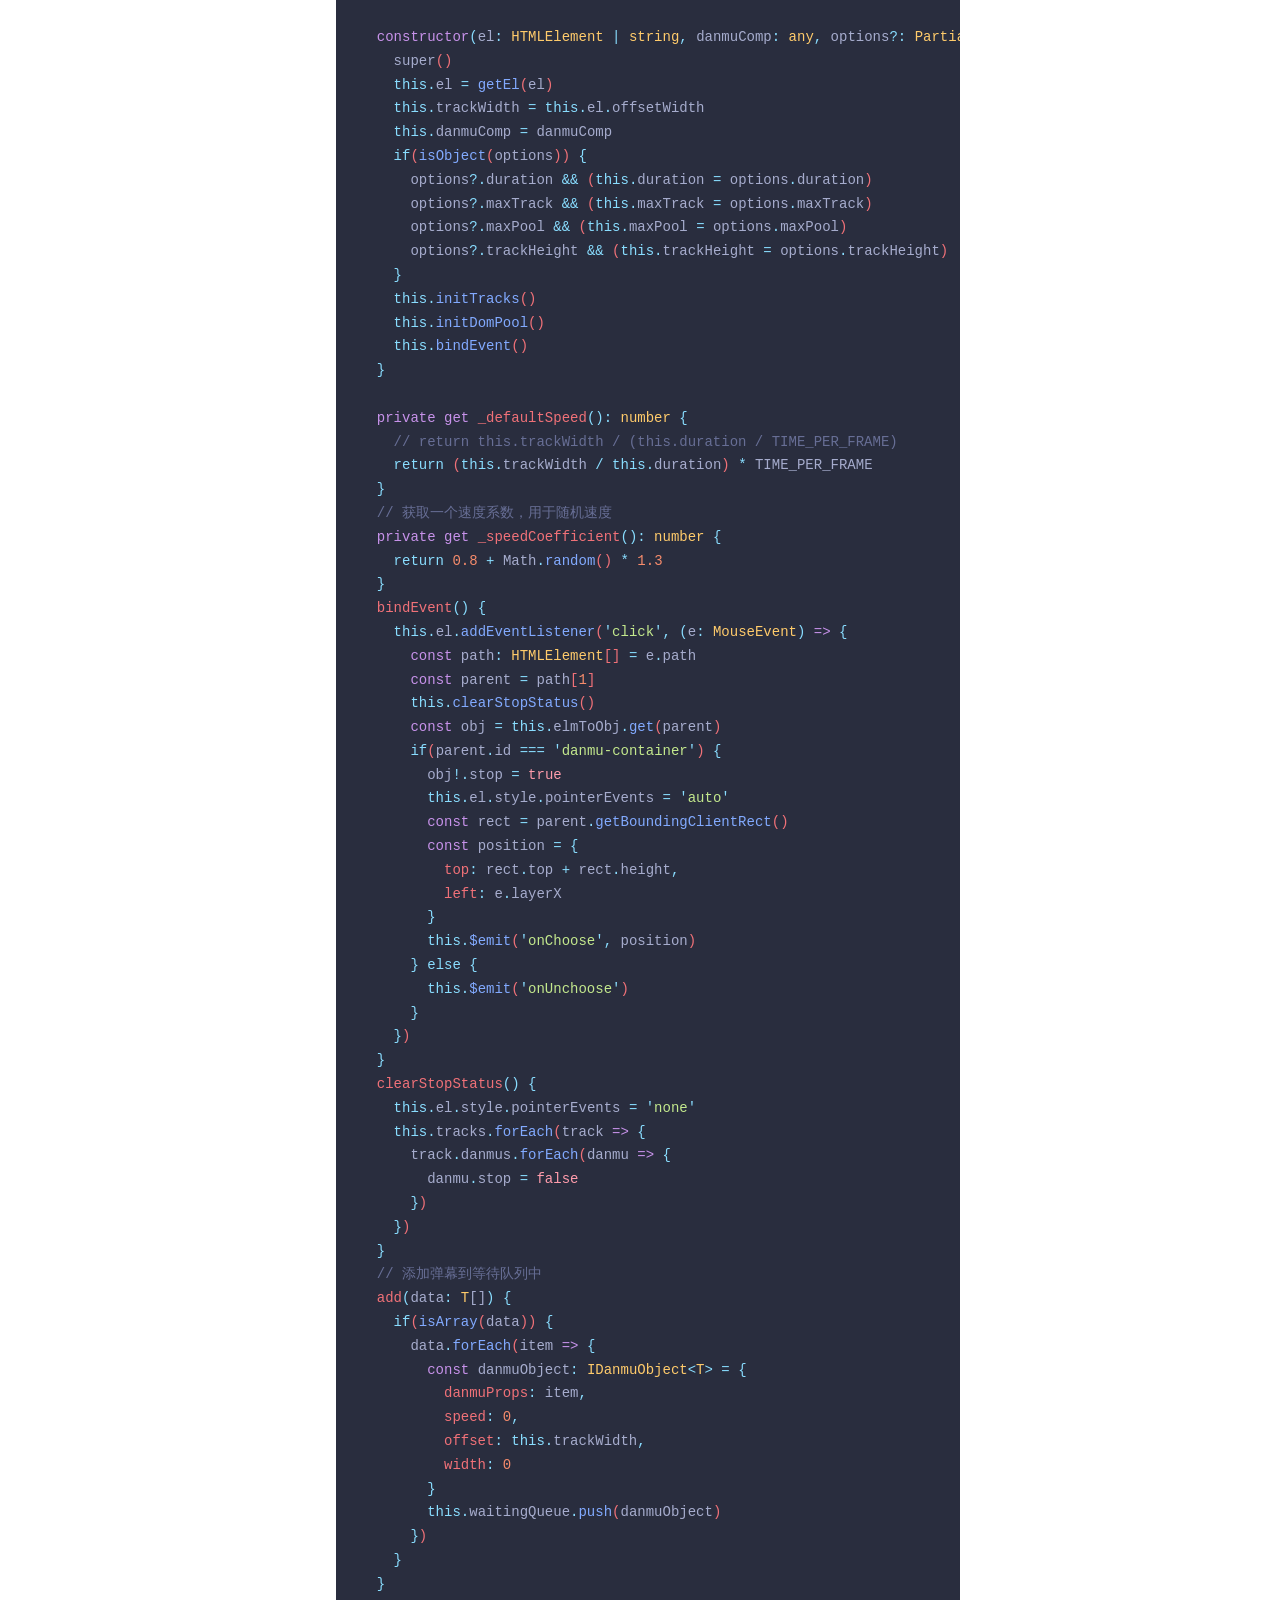
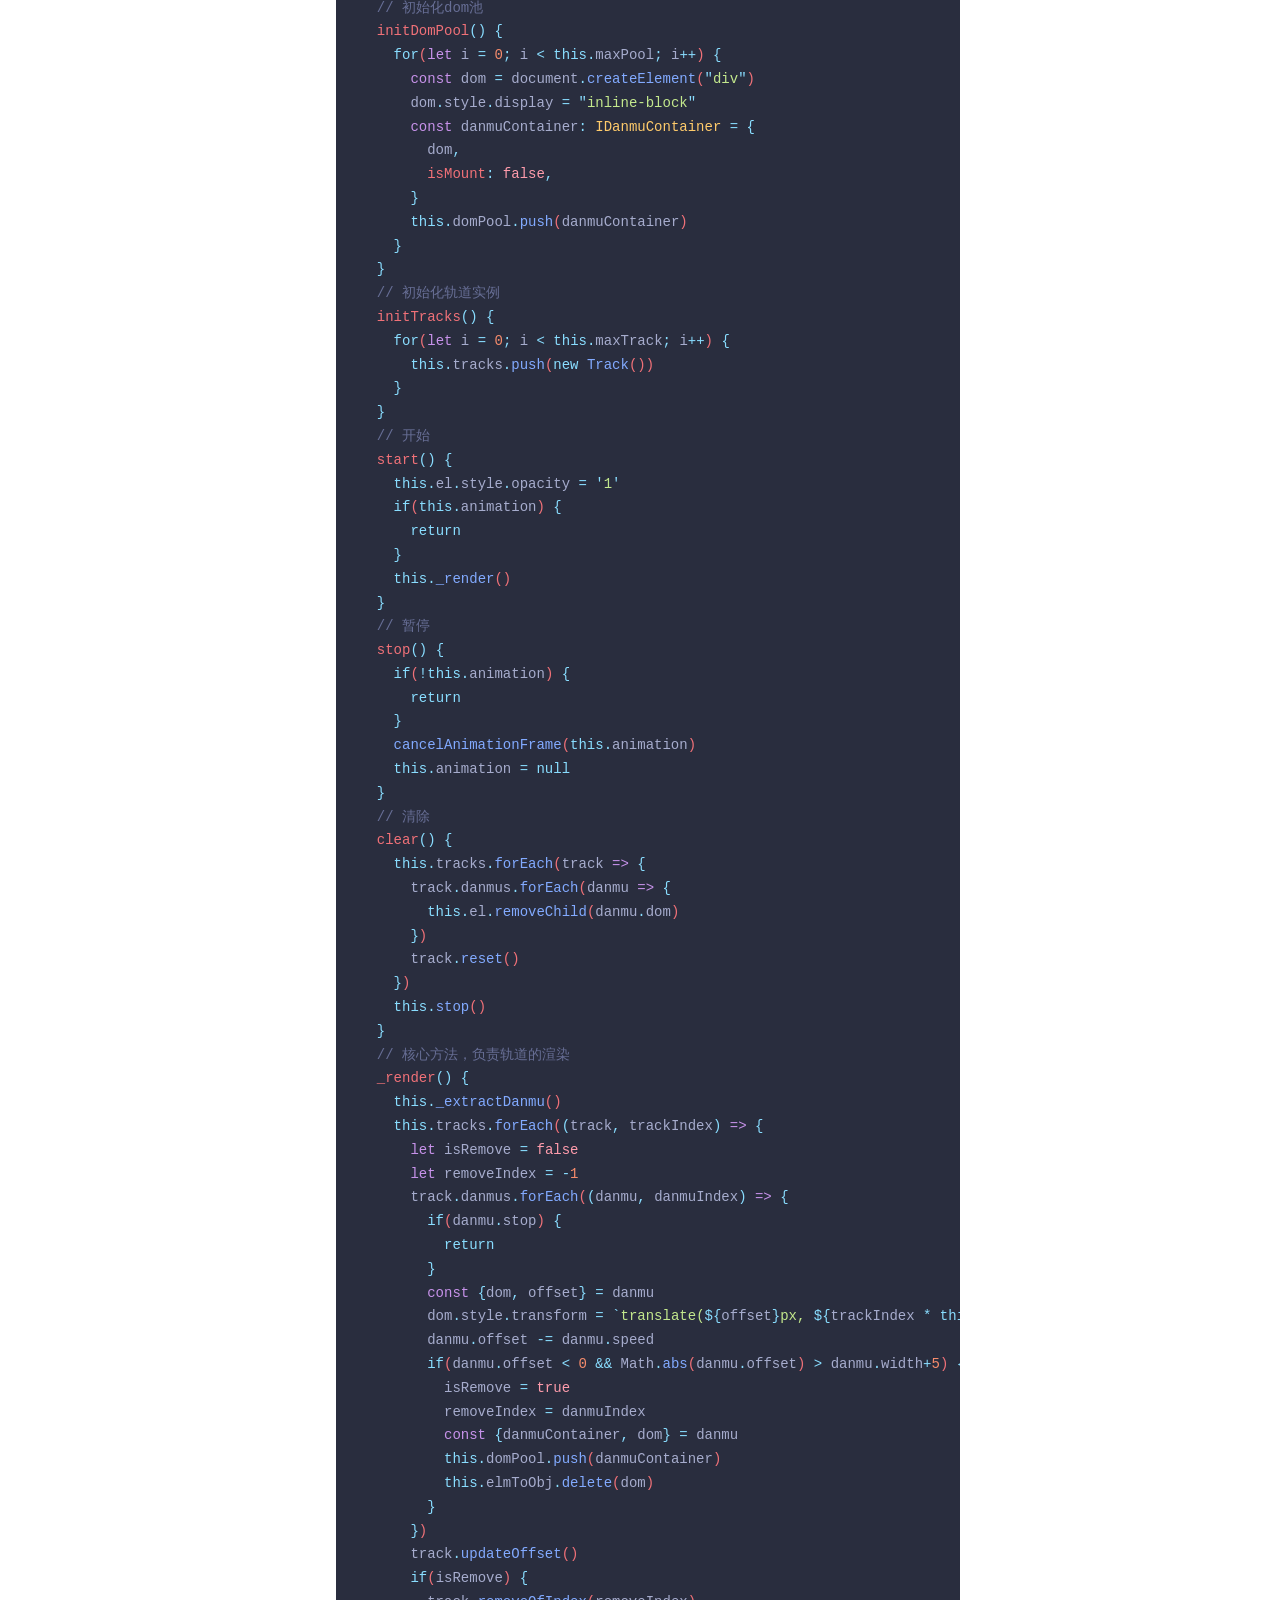
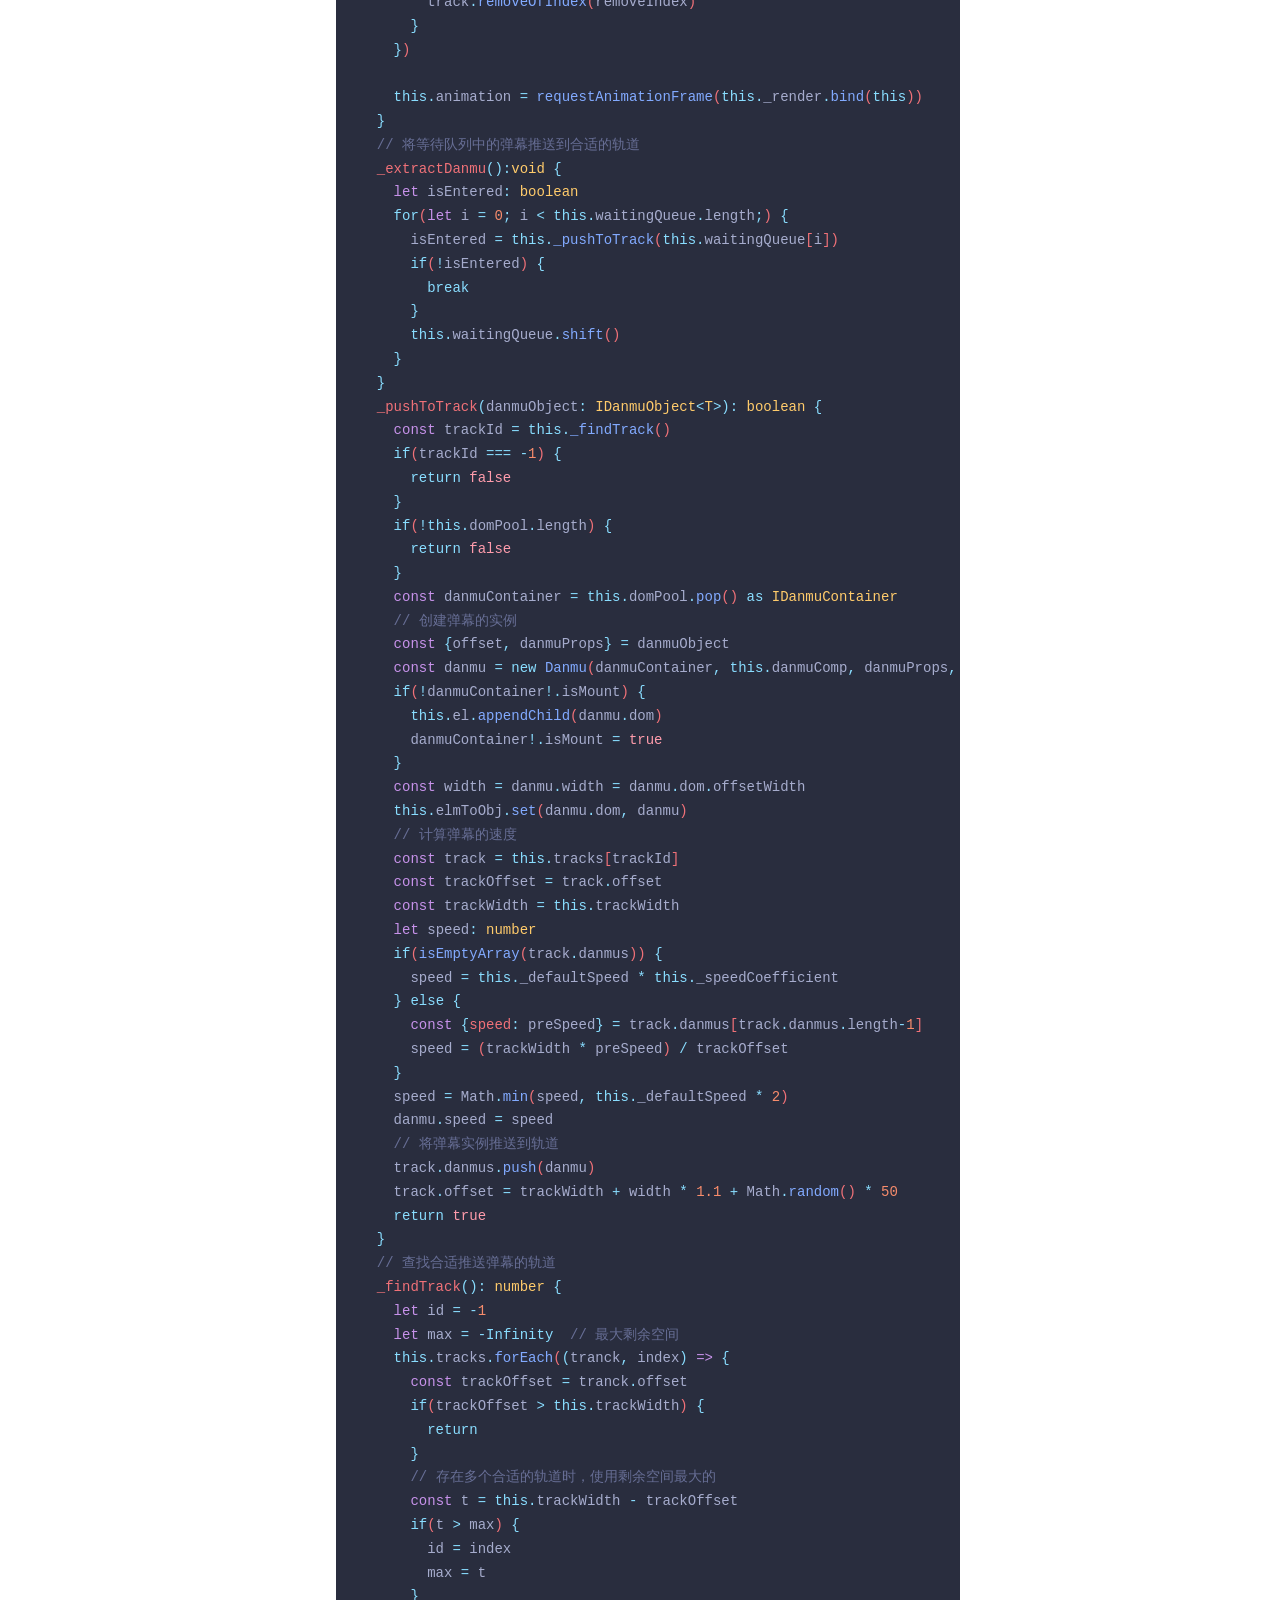
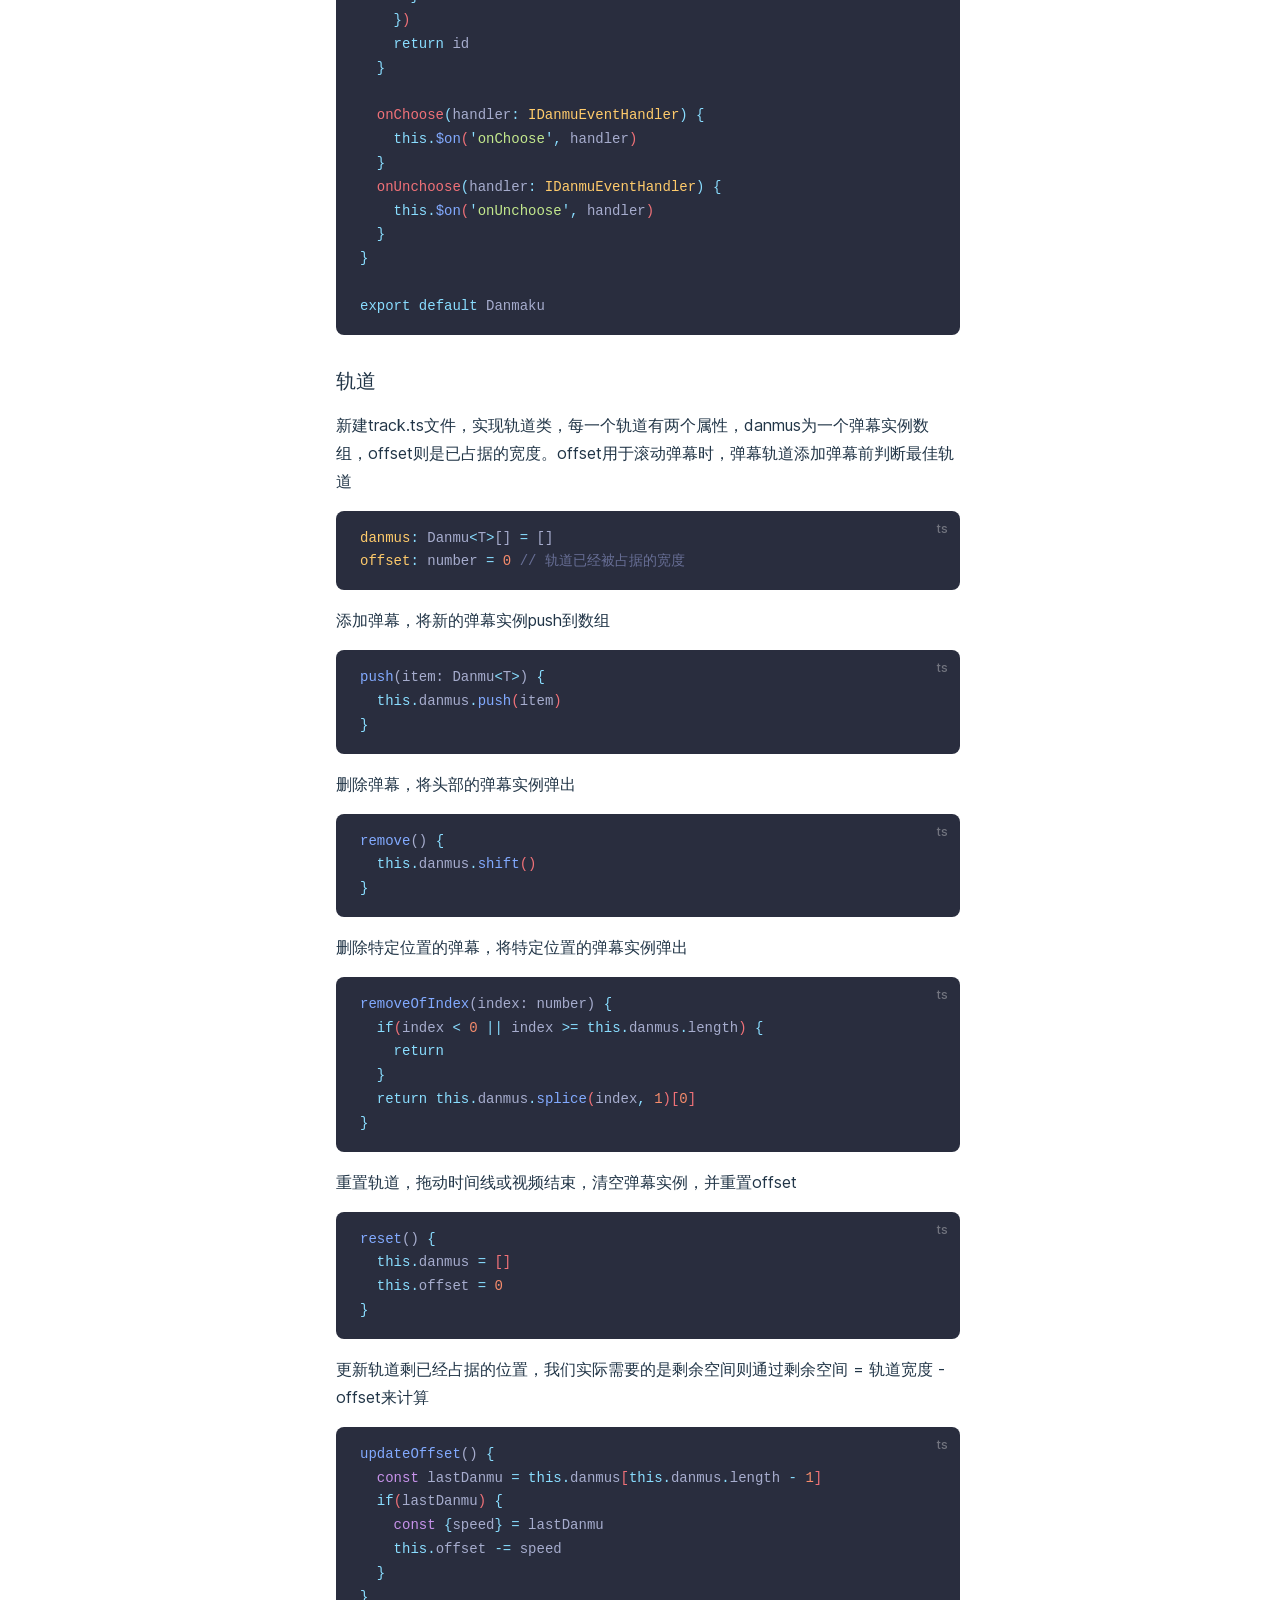
<file: article/wheel/danmaku.html>
<!DOCTYPE html>
<html lang="zh-CN">
  <head>
    <meta charset="utf-8">
    <meta name="viewport" content="width=device-width,initial-scale=1">
    <title>实现弹幕功能 | hu3dao的博客</title>
    <meta name="description" content="A VitePress site">
    <link rel="stylesheet" href="/assets/style.5b69cde8.css">
    <link rel="modulepreload" href="/assets/app.d9716df6.js">
    <link rel="modulepreload" href="/assets/article_wheel_danmaku.md.9b342c82.lean.js">
    
    <script id="check-dark-light">(()=>{const e=localStorage.getItem("vitepress-theme-appearance"),a=window.matchMedia("(prefers-color-scheme: dark)").matches;(!e||e==="auto"?a:e==="dark")&&document.documentElement.classList.add("dark")})();</script>
  </head>
  <body>
    <div id="app"><div class="Layout" data-v-ca9ccb7e><!--[--><!--]--><!--[--><span tabindex="-1" data-v-151f2593></span><a href="#VPContent" class="VPSkipLink visually-hidden" data-v-151f2593> Skip to content </a><!--]--><!----><header class="VPNav" data-v-ca9ccb7e data-v-a71a30f1><div class="VPNavBar has-sidebar" data-v-a71a30f1 data-v-a35e6f52><div class="container" data-v-a35e6f52><div class="VPNavBarTitle has-sidebar" data-v-a35e6f52 data-v-d5925166><a class="title" href="/" data-v-d5925166><!--[--><!--]--><!--[--><img class="VPImage logo" src="/logo.svg" data-v-e13a1912><!--]--><!--[-->hu3dao的博客<!--]--><!--[--><!--]--></a></div><div class="content" data-v-a35e6f52><!--[--><!--]--><!----><nav aria-labelledby="main-nav-aria-label" class="VPNavBarMenu menu" data-v-a35e6f52 data-v-f83db6ba><span id="main-nav-aria-label" class="visually-hidden" data-v-f83db6ba>Main Navigation</span><!--[--><!--[--><a class="VPLink link VPNavBarMenuLink" href="/" data-v-f83db6ba data-v-47a2263e data-v-3c355974><!--[-->首页<!--]--><!----></a><!--]--><!--[--><a class="VPLink link VPNavBarMenuLink" href="/article/" data-v-f83db6ba data-v-47a2263e data-v-3c355974><!--[-->我的笔记<!--]--><!----></a><!--]--><!--[--><a class="VPLink link VPNavBarMenuLink" href="/about/" data-v-f83db6ba data-v-47a2263e data-v-3c355974><!--[-->关于<!--]--><!----></a><!--]--><!--]--></nav><!----><div class="VPNavBarAppearance appearance" data-v-a35e6f52 data-v-a3e7452b><button class="VPSwitch VPSwitchAppearance" type="button" role="switch" aria-label="toggle dark mode" data-v-a3e7452b data-v-968780f1 data-v-086e8519><span class="check" data-v-086e8519><span class="icon" data-v-086e8519><!--[--><svg xmlns="http://www.w3.org/2000/svg" aria-hidden="true" focusable="false" viewbox="0 0 24 24" class="sun" data-v-968780f1><path d="M12,18c-3.3,0-6-2.7-6-6s2.7-6,6-6s6,2.7,6,6S15.3,18,12,18zM12,8c-2.2,0-4,1.8-4,4c0,2.2,1.8,4,4,4c2.2,0,4-1.8,4-4C16,9.8,14.2,8,12,8z"></path><path d="M12,4c-0.6,0-1-0.4-1-1V1c0-0.6,0.4-1,1-1s1,0.4,1,1v2C13,3.6,12.6,4,12,4z"></path><path d="M12,24c-0.6,0-1-0.4-1-1v-2c0-0.6,0.4-1,1-1s1,0.4,1,1v2C13,23.6,12.6,24,12,24z"></path><path d="M5.6,6.6c-0.3,0-0.5-0.1-0.7-0.3L3.5,4.9c-0.4-0.4-0.4-1,0-1.4s1-0.4,1.4,0l1.4,1.4c0.4,0.4,0.4,1,0,1.4C6.2,6.5,5.9,6.6,5.6,6.6z"></path><path d="M19.8,20.8c-0.3,0-0.5-0.1-0.7-0.3l-1.4-1.4c-0.4-0.4-0.4-1,0-1.4s1-0.4,1.4,0l1.4,1.4c0.4,0.4,0.4,1,0,1.4C20.3,20.7,20,20.8,19.8,20.8z"></path><path d="M3,13H1c-0.6,0-1-0.4-1-1s0.4-1,1-1h2c0.6,0,1,0.4,1,1S3.6,13,3,13z"></path><path d="M23,13h-2c-0.6,0-1-0.4-1-1s0.4-1,1-1h2c0.6,0,1,0.4,1,1S23.6,13,23,13z"></path><path d="M4.2,20.8c-0.3,0-0.5-0.1-0.7-0.3c-0.4-0.4-0.4-1,0-1.4l1.4-1.4c0.4-0.4,1-0.4,1.4,0s0.4,1,0,1.4l-1.4,1.4C4.7,20.7,4.5,20.8,4.2,20.8z"></path><path d="M18.4,6.6c-0.3,0-0.5-0.1-0.7-0.3c-0.4-0.4-0.4-1,0-1.4l1.4-1.4c0.4-0.4,1-0.4,1.4,0s0.4,1,0,1.4l-1.4,1.4C18.9,6.5,18.6,6.6,18.4,6.6z"></path></svg><svg xmlns="http://www.w3.org/2000/svg" aria-hidden="true" focusable="false" viewbox="0 0 24 24" class="moon" data-v-968780f1><path d="M12.1,22c-0.3,0-0.6,0-0.9,0c-5.5-0.5-9.5-5.4-9-10.9c0.4-4.8,4.2-8.6,9-9c0.4,0,0.8,0.2,1,0.5c0.2,0.3,0.2,0.8-0.1,1.1c-2,2.7-1.4,6.4,1.3,8.4c2.1,1.6,5,1.6,7.1,0c0.3-0.2,0.7-0.3,1.1-0.1c0.3,0.2,0.5,0.6,0.5,1c-0.2,2.7-1.5,5.1-3.6,6.8C16.6,21.2,14.4,22,12.1,22zM9.3,4.4c-2.9,1-5,3.6-5.2,6.8c-0.4,4.4,2.8,8.3,7.2,8.7c2.1,0.2,4.2-0.4,5.8-1.8c1.1-0.9,1.9-2.1,2.4-3.4c-2.5,0.9-5.3,0.5-7.5-1.1C9.2,11.4,8.1,7.7,9.3,4.4z"></path></svg><!--]--></span></span></button></div><div class="VPSocialLinks VPNavBarSocialLinks social-links" data-v-a35e6f52 data-v-738bef5a data-v-f6988cfb><!--[--><a class="VPSocialLink" href="https://github.com/hu3dao" target="_blank" rel="noopener" data-v-f6988cfb data-v-e57698f6><svg role="img" viewBox="0 0 24 24" xmlns="http://www.w3.org/2000/svg"><title>GitHub</title><path d="M12 .297c-6.63 0-12 5.373-12 12 0 5.303 3.438 9.8 8.205 11.385.6.113.82-.258.82-.577 0-.285-.01-1.04-.015-2.04-3.338.724-4.042-1.61-4.042-1.61C4.422 18.07 3.633 17.7 3.633 17.7c-1.087-.744.084-.729.084-.729 1.205.084 1.838 1.236 1.838 1.236 1.07 1.835 2.809 1.305 3.495.998.108-.776.417-1.305.76-1.605-2.665-.3-5.466-1.332-5.466-5.93 0-1.31.465-2.38 1.235-3.22-.135-.303-.54-1.523.105-3.176 0 0 1.005-.322 3.3 1.23.96-.267 1.98-.399 3-.405 1.02.006 2.04.138 3 .405 2.28-1.552 3.285-1.23 3.285-1.23.645 1.653.24 2.873.12 3.176.765.84 1.23 1.91 1.23 3.22 0 4.61-2.805 5.625-5.475 5.92.42.36.81 1.096.81 2.22 0 1.606-.015 2.896-.015 3.286 0 .315.21.69.825.57C20.565 22.092 24 17.592 24 12.297c0-6.627-5.373-12-12-12"/></svg></a><a class="VPSocialLink" href="https://juejin.cn/user/2621662810352423" target="_blank" rel="noopener" data-v-f6988cfb data-v-e57698f6><svg t="1660906148499" class="icon" viewBox="0 0 1024 1024" version="1.1" xmlns="http://www.w3.org/2000/svg" p-id="1690" width="16" height="16"><title>掘金</title><path d="M465.189 161.792c-22.967 18.14-44.325 35.109-47.397 37.742l-5.851 4.68 10.971 8.632c5.998 4.827 11.85 9.508 13.02 10.532 1.17 1.024 17.993 14.336 37.156 29.696l34.962 27.795 5.267-3.95c2.925-2.194 23.259-18.432 45.348-35.986 21.943-17.555 41.253-32.768 42.716-33.646 1.609-1.024 2.779-2.194 2.779-2.78 0-0.438-9.655-8.63-21.504-17.846-11.995-9.363-22.674-17.847-23.845-18.871-15.945-13.02-49.737-39.059-50.76-39.059-0.586 0.147-19.896 14.922-42.862 33.061z m233.325 180.37C507.465 493.275 508.928 492.105 505.417 489.911c-3.072-1.902-11.556-8.485-64.073-50.03-9.07-7.168-18.578-14.775-21.358-16.823-2.78-2.194-8.777-6.875-13.312-10.532-4.68-3.657-10.679-8.339-13.312-10.533-13.165-10.24-71.095-56.027-102.107-80.457-5.852-4.681-11.41-8.485-12.142-8.485-0.731 0-10.971 7.754-22.674 17.116-11.703 9.508-22.674 18.286-24.284 19.456-1.755 1.17-5.12 3.95-7.46 6.144-2.34 2.34-4.828 4.096-5.413 4.096-3.072 0-0.731 3.072 6.437 8.777 4.096 3.218 8.777 6.875 10.094 8.046 1.316 1.024 10.24 8.045 19.748 15.506s23.26 18.286 30.428 23.99c19.31 15.215 31.89 25.308 127.853 101.084 47.836 37.742 88.796 69.779 90.844 71.095 3.657 2.487 3.95 2.487 7.46-0.292a1041.42 1041.42 0 0 0 16.092-12.727c6.875-5.413 14.775-11.703 17.554-13.897 30.135-23.699 80.018-63.05 81.774-64.512 1.17-1.024 12.434-9.802 24.868-19.603s37.888-29.696 56.32-44.324c18.579-14.629 46.227-36.425 61.733-48.567 15.506-12.142 27.794-22.528 27.502-23.26-0.878-1.17-57.637-47.104-59.978-48.274-0.731-0.439-18.578 12.727-39.497 29.257z" fill="#006CFF" p-id="1691"></path><path d="M57.93 489.326c-15.215 12.288-28.527 23.405-29.697 24.576-2.34 2.194-5.412-0.44 80.018 66.852 33.207 26.185 32.622 25.747 57.637 45.495 10.386 8.192 36.279 28.672 57.783 45.495 38.18 30.135 44.91 35.401 52.663 41.545 2.048 1.756 22.967 18.14 46.372 36.572 23.26 18.432 74.167 58.514 112.933 89.088 38.912 30.573 71.095 55.734 71.826 56.027 0.732 0.293 7.46-4.389 14.921-10.386 21.797-16.97 90.259-70.949 101.523-79.872 5.705-4.535 12.873-10.24 15.945-12.58 3.072-2.488 6.436-5.12 7.314-5.852 0.878-0.878 11.85-9.509 24.283-19.31 20.773-16.091 59.1-46.226 64.366-50.615 1.17-1.024 5.12-4.096 8.777-6.875 3.657-2.78 7.9-6.29 9.509-7.607 1.609-1.317 14.775-11.703 29.257-23.113 29.11-22.82 42.277-33.207 88.503-69.632 17.262-13.605 32.475-25.454 33.646-26.478 2.486-2.048 31.451-24.869 44.617-35.255 4.827-3.657 9.07-7.168 9.508-7.607 0.44-0.585 5.998-4.827 12.435-9.8 6.436-4.828 13.165-10.24 15.067-11.85l3.365-2.926-9.948-7.753c-5.412-4.388-10.24-8.192-10.679-8.63-1.17-1.317-22.381-18.433-30.135-24.284-3.95-3.072-7.314-5.998-7.606-6.73-1.317-3.071-6.73 0.147-29.258 17.994-13.458 10.532-25.746 20.187-27.355 21.504-1.61 1.463-10.533 8.338-19.749 15.652-9.216 7.168-17.115 13.459-17.554 13.898-0.439 0.438-6.583 5.412-13.897 10.971-7.168 5.559-15.214 11.703-17.7 13.75-4.974 4.097-5.413 4.39-20.334 16.239-5.56 4.388-11.264 8.777-12.435 9.8-1.17 1.025-20.333 16.092-42.422 33.354-22.09 17.408-41.546 32.768-43.155 34.084-1.609 1.463-14.482 11.557-28.525 22.528s-40.814 32.037-59.539 46.812c-18.578 14.775-42.276 33.353-52.516 41.399s-23.26 18.285-28.965 22.82l-10.386 8.339-4.389-3.072c-2.34-1.756-4.68-3.511-5.12-3.95-0.439-0.439-4.973-4.096-10.24-8.046-11.849-9.216-14.482-11.264-16.676-13.166-0.878-0.877-4.243-3.51-7.46-5.851-3.22-2.487-6.145-4.681-6.584-5.12-0.439-0.439-6.875-5.705-14.482-11.703-7.607-5.851-14.921-11.556-16.091-12.58-1.317-1.17-17.116-13.605-35.255-27.795-17.993-14.19-35.109-27.648-38.035-29.842-5.705-4.681-33.499-26.624-125.074-98.743-34.523-27.209-72.704-57.344-84.846-66.852-49.737-39.498-55.15-43.594-56.905-43.447-0.877 0-14.043 10.24-29.257 22.528z" fill="#006CFF" p-id="1692"></path></svg></a><!--]--></div><div class="VPFlyout VPNavBarExtra extra" data-v-a35e6f52 data-v-e89b88d7 data-v-6ffb57d3><button type="button" class="button" aria-haspopup="true" aria-expanded="false" aria-label="extra navigation" data-v-6ffb57d3><svg xmlns="http://www.w3.org/2000/svg" aria-hidden="true" focusable="false" viewbox="0 0 24 24" class="icon" data-v-6ffb57d3><circle cx="12" cy="12" r="2"></circle><circle cx="19" cy="12" r="2"></circle><circle cx="5" cy="12" r="2"></circle></svg></button><div class="menu" data-v-6ffb57d3><div class="VPMenu" data-v-6ffb57d3 data-v-1c5d0cfc><!----><!--[--><!--[--><!----><div class="group" data-v-e89b88d7><div class="item appearance" data-v-e89b88d7><p class="label" data-v-e89b88d7>Appearance</p><div class="appearance-action" data-v-e89b88d7><button class="VPSwitch VPSwitchAppearance" type="button" role="switch" aria-label="toggle dark mode" data-v-e89b88d7 data-v-968780f1 data-v-086e8519><span class="check" data-v-086e8519><span class="icon" data-v-086e8519><!--[--><svg xmlns="http://www.w3.org/2000/svg" aria-hidden="true" focusable="false" viewbox="0 0 24 24" class="sun" data-v-968780f1><path d="M12,18c-3.3,0-6-2.7-6-6s2.7-6,6-6s6,2.7,6,6S15.3,18,12,18zM12,8c-2.2,0-4,1.8-4,4c0,2.2,1.8,4,4,4c2.2,0,4-1.8,4-4C16,9.8,14.2,8,12,8z"></path><path d="M12,4c-0.6,0-1-0.4-1-1V1c0-0.6,0.4-1,1-1s1,0.4,1,1v2C13,3.6,12.6,4,12,4z"></path><path d="M12,24c-0.6,0-1-0.4-1-1v-2c0-0.6,0.4-1,1-1s1,0.4,1,1v2C13,23.6,12.6,24,12,24z"></path><path d="M5.6,6.6c-0.3,0-0.5-0.1-0.7-0.3L3.5,4.9c-0.4-0.4-0.4-1,0-1.4s1-0.4,1.4,0l1.4,1.4c0.4,0.4,0.4,1,0,1.4C6.2,6.5,5.9,6.6,5.6,6.6z"></path><path d="M19.8,20.8c-0.3,0-0.5-0.1-0.7-0.3l-1.4-1.4c-0.4-0.4-0.4-1,0-1.4s1-0.4,1.4,0l1.4,1.4c0.4,0.4,0.4,1,0,1.4C20.3,20.7,20,20.8,19.8,20.8z"></path><path d="M3,13H1c-0.6,0-1-0.4-1-1s0.4-1,1-1h2c0.6,0,1,0.4,1,1S3.6,13,3,13z"></path><path d="M23,13h-2c-0.6,0-1-0.4-1-1s0.4-1,1-1h2c0.6,0,1,0.4,1,1S23.6,13,23,13z"></path><path d="M4.2,20.8c-0.3,0-0.5-0.1-0.7-0.3c-0.4-0.4-0.4-1,0-1.4l1.4-1.4c0.4-0.4,1-0.4,1.4,0s0.4,1,0,1.4l-1.4,1.4C4.7,20.7,4.5,20.8,4.2,20.8z"></path><path d="M18.4,6.6c-0.3,0-0.5-0.1-0.7-0.3c-0.4-0.4-0.4-1,0-1.4l1.4-1.4c0.4-0.4,1-0.4,1.4,0s0.4,1,0,1.4l-1.4,1.4C18.9,6.5,18.6,6.6,18.4,6.6z"></path></svg><svg xmlns="http://www.w3.org/2000/svg" aria-hidden="true" focusable="false" viewbox="0 0 24 24" class="moon" data-v-968780f1><path d="M12.1,22c-0.3,0-0.6,0-0.9,0c-5.5-0.5-9.5-5.4-9-10.9c0.4-4.8,4.2-8.6,9-9c0.4,0,0.8,0.2,1,0.5c0.2,0.3,0.2,0.8-0.1,1.1c-2,2.7-1.4,6.4,1.3,8.4c2.1,1.6,5,1.6,7.1,0c0.3-0.2,0.7-0.3,1.1-0.1c0.3,0.2,0.5,0.6,0.5,1c-0.2,2.7-1.5,5.1-3.6,6.8C16.6,21.2,14.4,22,12.1,22zM9.3,4.4c-2.9,1-5,3.6-5.2,6.8c-0.4,4.4,2.8,8.3,7.2,8.7c2.1,0.2,4.2-0.4,5.8-1.8c1.1-0.9,1.9-2.1,2.4-3.4c-2.5,0.9-5.3,0.5-7.5-1.1C9.2,11.4,8.1,7.7,9.3,4.4z"></path></svg><!--]--></span></span></button></div></div></div><div class="group" data-v-e89b88d7><div class="item social-links" data-v-e89b88d7><div class="VPSocialLinks social-links-list" data-v-e89b88d7 data-v-f6988cfb><!--[--><a class="VPSocialLink" href="https://github.com/hu3dao" target="_blank" rel="noopener" data-v-f6988cfb data-v-e57698f6><svg role="img" viewBox="0 0 24 24" xmlns="http://www.w3.org/2000/svg"><title>GitHub</title><path d="M12 .297c-6.63 0-12 5.373-12 12 0 5.303 3.438 9.8 8.205 11.385.6.113.82-.258.82-.577 0-.285-.01-1.04-.015-2.04-3.338.724-4.042-1.61-4.042-1.61C4.422 18.07 3.633 17.7 3.633 17.7c-1.087-.744.084-.729.084-.729 1.205.084 1.838 1.236 1.838 1.236 1.07 1.835 2.809 1.305 3.495.998.108-.776.417-1.305.76-1.605-2.665-.3-5.466-1.332-5.466-5.93 0-1.31.465-2.38 1.235-3.22-.135-.303-.54-1.523.105-3.176 0 0 1.005-.322 3.3 1.23.96-.267 1.98-.399 3-.405 1.02.006 2.04.138 3 .405 2.28-1.552 3.285-1.23 3.285-1.23.645 1.653.24 2.873.12 3.176.765.84 1.23 1.91 1.23 3.22 0 4.61-2.805 5.625-5.475 5.92.42.36.81 1.096.81 2.22 0 1.606-.015 2.896-.015 3.286 0 .315.21.69.825.57C20.565 22.092 24 17.592 24 12.297c0-6.627-5.373-12-12-12"/></svg></a><a class="VPSocialLink" href="https://juejin.cn/user/2621662810352423" target="_blank" rel="noopener" data-v-f6988cfb data-v-e57698f6><svg t="1660906148499" class="icon" viewBox="0 0 1024 1024" version="1.1" xmlns="http://www.w3.org/2000/svg" p-id="1690" width="16" height="16"><title>掘金</title><path d="M465.189 161.792c-22.967 18.14-44.325 35.109-47.397 37.742l-5.851 4.68 10.971 8.632c5.998 4.827 11.85 9.508 13.02 10.532 1.17 1.024 17.993 14.336 37.156 29.696l34.962 27.795 5.267-3.95c2.925-2.194 23.259-18.432 45.348-35.986 21.943-17.555 41.253-32.768 42.716-33.646 1.609-1.024 2.779-2.194 2.779-2.78 0-0.438-9.655-8.63-21.504-17.846-11.995-9.363-22.674-17.847-23.845-18.871-15.945-13.02-49.737-39.059-50.76-39.059-0.586 0.147-19.896 14.922-42.862 33.061z m233.325 180.37C507.465 493.275 508.928 492.105 505.417 489.911c-3.072-1.902-11.556-8.485-64.073-50.03-9.07-7.168-18.578-14.775-21.358-16.823-2.78-2.194-8.777-6.875-13.312-10.532-4.68-3.657-10.679-8.339-13.312-10.533-13.165-10.24-71.095-56.027-102.107-80.457-5.852-4.681-11.41-8.485-12.142-8.485-0.731 0-10.971 7.754-22.674 17.116-11.703 9.508-22.674 18.286-24.284 19.456-1.755 1.17-5.12 3.95-7.46 6.144-2.34 2.34-4.828 4.096-5.413 4.096-3.072 0-0.731 3.072 6.437 8.777 4.096 3.218 8.777 6.875 10.094 8.046 1.316 1.024 10.24 8.045 19.748 15.506s23.26 18.286 30.428 23.99c19.31 15.215 31.89 25.308 127.853 101.084 47.836 37.742 88.796 69.779 90.844 71.095 3.657 2.487 3.95 2.487 7.46-0.292a1041.42 1041.42 0 0 0 16.092-12.727c6.875-5.413 14.775-11.703 17.554-13.897 30.135-23.699 80.018-63.05 81.774-64.512 1.17-1.024 12.434-9.802 24.868-19.603s37.888-29.696 56.32-44.324c18.579-14.629 46.227-36.425 61.733-48.567 15.506-12.142 27.794-22.528 27.502-23.26-0.878-1.17-57.637-47.104-59.978-48.274-0.731-0.439-18.578 12.727-39.497 29.257z" fill="#006CFF" p-id="1691"></path><path d="M57.93 489.326c-15.215 12.288-28.527 23.405-29.697 24.576-2.34 2.194-5.412-0.44 80.018 66.852 33.207 26.185 32.622 25.747 57.637 45.495 10.386 8.192 36.279 28.672 57.783 45.495 38.18 30.135 44.91 35.401 52.663 41.545 2.048 1.756 22.967 18.14 46.372 36.572 23.26 18.432 74.167 58.514 112.933 89.088 38.912 30.573 71.095 55.734 71.826 56.027 0.732 0.293 7.46-4.389 14.921-10.386 21.797-16.97 90.259-70.949 101.523-79.872 5.705-4.535 12.873-10.24 15.945-12.58 3.072-2.488 6.436-5.12 7.314-5.852 0.878-0.878 11.85-9.509 24.283-19.31 20.773-16.091 59.1-46.226 64.366-50.615 1.17-1.024 5.12-4.096 8.777-6.875 3.657-2.78 7.9-6.29 9.509-7.607 1.609-1.317 14.775-11.703 29.257-23.113 29.11-22.82 42.277-33.207 88.503-69.632 17.262-13.605 32.475-25.454 33.646-26.478 2.486-2.048 31.451-24.869 44.617-35.255 4.827-3.657 9.07-7.168 9.508-7.607 0.44-0.585 5.998-4.827 12.435-9.8 6.436-4.828 13.165-10.24 15.067-11.85l3.365-2.926-9.948-7.753c-5.412-4.388-10.24-8.192-10.679-8.63-1.17-1.317-22.381-18.433-30.135-24.284-3.95-3.072-7.314-5.998-7.606-6.73-1.317-3.071-6.73 0.147-29.258 17.994-13.458 10.532-25.746 20.187-27.355 21.504-1.61 1.463-10.533 8.338-19.749 15.652-9.216 7.168-17.115 13.459-17.554 13.898-0.439 0.438-6.583 5.412-13.897 10.971-7.168 5.559-15.214 11.703-17.7 13.75-4.974 4.097-5.413 4.39-20.334 16.239-5.56 4.388-11.264 8.777-12.435 9.8-1.17 1.025-20.333 16.092-42.422 33.354-22.09 17.408-41.546 32.768-43.155 34.084-1.609 1.463-14.482 11.557-28.525 22.528s-40.814 32.037-59.539 46.812c-18.578 14.775-42.276 33.353-52.516 41.399s-23.26 18.285-28.965 22.82l-10.386 8.339-4.389-3.072c-2.34-1.756-4.68-3.511-5.12-3.95-0.439-0.439-4.973-4.096-10.24-8.046-11.849-9.216-14.482-11.264-16.676-13.166-0.878-0.877-4.243-3.51-7.46-5.851-3.22-2.487-6.145-4.681-6.584-5.12-0.439-0.439-6.875-5.705-14.482-11.703-7.607-5.851-14.921-11.556-16.091-12.58-1.317-1.17-17.116-13.605-35.255-27.795-17.993-14.19-35.109-27.648-38.035-29.842-5.705-4.681-33.499-26.624-125.074-98.743-34.523-27.209-72.704-57.344-84.846-66.852-49.737-39.498-55.15-43.594-56.905-43.447-0.877 0-14.043 10.24-29.257 22.528z" fill="#006CFF" p-id="1692"></path></svg></a><!--]--></div></div></div><!--]--><!--]--></div></div></div><!--[--><!--]--><button type="button" class="VPNavBarHamburger hamburger" aria-label="mobile navigation" aria-expanded="false" aria-controls="VPNavScreen" data-v-a35e6f52 data-v-e5dd9c1c><span class="container" data-v-e5dd9c1c><span class="top" data-v-e5dd9c1c></span><span class="middle" data-v-e5dd9c1c></span><span class="bottom" data-v-e5dd9c1c></span></span></button></div></div></div><!----></header><div class="VPLocalNav" data-v-ca9ccb7e data-v-aac27d5e><button class="menu" aria-expanded="false" aria-controls="VPSidebarNav" data-v-aac27d5e><svg xmlns="http://www.w3.org/2000/svg" aria-hidden="true" focusable="false" viewbox="0 0 24 24" class="menu-icon" data-v-aac27d5e><path d="M17,11H3c-0.6,0-1-0.4-1-1s0.4-1,1-1h14c0.6,0,1,0.4,1,1S17.6,11,17,11z"></path><path d="M21,7H3C2.4,7,2,6.6,2,6s0.4-1,1-1h18c0.6,0,1,0.4,1,1S21.6,7,21,7z"></path><path d="M21,15H3c-0.6,0-1-0.4-1-1s0.4-1,1-1h18c0.6,0,1,0.4,1,1S21.6,15,21,15z"></path><path d="M17,19H3c-0.6,0-1-0.4-1-1s0.4-1,1-1h14c0.6,0,1,0.4,1,1S17.6,19,17,19z"></path></svg><span class="menu-text" data-v-aac27d5e>Menu</span></button><a class="top-link" href="#" data-v-aac27d5e> Return to top </a></div><aside class="VPSidebar" data-v-ca9ccb7e data-v-f332cb62><nav class="nav" id="VPSidebarNav" aria-labelledby="sidebar-aria-label" tabindex="-1" data-v-f332cb62><span class="visually-hidden" id="sidebar-aria-label" data-v-f332cb62> Sidebar Navigation </span><!--[--><div class="group" data-v-f332cb62><section class="VPSidebarGroup collapsible collapsed" data-v-f332cb62 data-v-2976c796><div class="title" role="button" data-v-2976c796><h2 class="title-text" data-v-2976c796>重学JavaScript</h2><div class="action" data-v-2976c796><svg xmlns="http://www.w3.org/2000/svg" xmlns:xlink="http://www.w3.org/1999/xlink" viewbox="0 0 24 24" class="icon minus" data-v-2976c796><path d="M19,2H5C3.3,2,2,3.3,2,5v14c0,1.7,1.3,3,3,3h14c1.7,0,3-1.3,3-3V5C22,3.3,20.7,2,19,2zM20,19c0,0.6-0.4,1-1,1H5c-0.6,0-1-0.4-1-1V5c0-0.6,0.4-1,1-1h14c0.6,0,1,0.4,1,1V19z"></path><path d="M16,11H8c-0.6,0-1,0.4-1,1s0.4,1,1,1h8c0.6,0,1-0.4,1-1S16.6,11,16,11z"></path></svg><svg version="1.1" xmlns="http://www.w3.org/2000/svg" viewbox="0 0 24 24" class="icon plus" data-v-2976c796><path d="M19,2H5C3.3,2,2,3.3,2,5v14c0,1.7,1.3,3,3,3h14c1.7,0,3-1.3,3-3V5C22,3.3,20.7,2,19,2z M20,19c0,0.6-0.4,1-1,1H5c-0.6,0-1-0.4-1-1V5c0-0.6,0.4-1,1-1h14c0.6,0,1,0.4,1,1V19z"></path><path d="M16,11h-3V8c0-0.6-0.4-1-1-1s-1,0.4-1,1v3H8c-0.6,0-1,0.4-1,1s0.4,1,1,1h3v3c0,0.6,0.4,1,1,1s1-0.4,1-1v-3h3c0.6,0,1-0.4,1-1S16.6,11,16,11z"></path></svg></div></div><div class="items" data-v-2976c796><!--[--><a class="VPLink link link" href="/article/js/basic.html" data-v-2976c796 data-v-f7e544fc data-v-3c355974><!--[--><span class="link-text" data-v-f7e544fc>JavaScript基础</span><!----><!--]--><!----></a><a class="VPLink link link" href="/article/js/advanced.html" data-v-2976c796 data-v-f7e544fc data-v-3c355974><!--[--><span class="link-text" data-v-f7e544fc>JavaScript进阶</span><!----><!--]--><!----></a><!--]--></div></section></div><div class="group" data-v-f332cb62><section class="VPSidebarGroup collapsible" data-v-f332cb62 data-v-2976c796><div class="title" role="button" data-v-2976c796><h2 class="title-text" data-v-2976c796>项目实战</h2><div class="action" data-v-2976c796><svg xmlns="http://www.w3.org/2000/svg" xmlns:xlink="http://www.w3.org/1999/xlink" viewbox="0 0 24 24" class="icon minus" data-v-2976c796><path d="M19,2H5C3.3,2,2,3.3,2,5v14c0,1.7,1.3,3,3,3h14c1.7,0,3-1.3,3-3V5C22,3.3,20.7,2,19,2zM20,19c0,0.6-0.4,1-1,1H5c-0.6,0-1-0.4-1-1V5c0-0.6,0.4-1,1-1h14c0.6,0,1,0.4,1,1V19z"></path><path d="M16,11H8c-0.6,0-1,0.4-1,1s0.4,1,1,1h8c0.6,0,1-0.4,1-1S16.6,11,16,11z"></path></svg><svg version="1.1" xmlns="http://www.w3.org/2000/svg" viewbox="0 0 24 24" class="icon plus" data-v-2976c796><path d="M19,2H5C3.3,2,2,3.3,2,5v14c0,1.7,1.3,3,3,3h14c1.7,0,3-1.3,3-3V5C22,3.3,20.7,2,19,2z M20,19c0,0.6-0.4,1-1,1H5c-0.6,0-1-0.4-1-1V5c0-0.6,0.4-1,1-1h14c0.6,0,1,0.4,1,1V19z"></path><path d="M16,11h-3V8c0-0.6-0.4-1-1-1s-1,0.4-1,1v3H8c-0.6,0-1,0.4-1,1s0.4,1,1,1h3v3c0,0.6,0.4,1,1,1s1-0.4,1-1v-3h3c0.6,0,1-0.4,1-1S16.6,11,16,11z"></path></svg></div></div><div class="items" data-v-2976c796><!--[--><a class="VPLink link link" href="/article/wheel/scroll-view.html" data-v-2976c796 data-v-f7e544fc data-v-3c355974><!--[--><span class="link-text" data-v-f7e544fc>vue滚动视图组件</span><!----><!--]--><!----></a><a class="VPLink link link" href="/article/wheel/vue3-demo.html" data-v-2976c796 data-v-f7e544fc data-v-3c355974><!--[--><span class="link-text" data-v-f7e544fc>搭建vue3+ts+vite项目</span><!----><!--]--><!----></a><a class="VPLink link link active" href="/article/wheel/danmaku.html" data-v-2976c796 data-v-f7e544fc data-v-3c355974><!--[--><span class="link-text" data-v-f7e544fc>实现可自定义样式的弹幕功能</span><!----><!--]--><!----></a><!--]--></div></section></div><!--]--></nav></aside><div class="VPContent has-sidebar" id="VPContent" data-v-ca9ccb7e data-v-8af69dc9><div class="VPDoc has-sidebar has-aside" data-v-8af69dc9 data-v-1e748e60><div class="container" data-v-1e748e60><div class="aside" data-v-1e748e60><div class="aside-curtain" data-v-1e748e60></div><div class="aside-container" data-v-1e748e60><div class="aside-content" data-v-1e748e60><div class="VPDocAside" data-v-1e748e60 data-v-aea49c31><!--[--><!--]--><!--[--><!--]--><div class="VPDocAsideOutline has-outline" data-v-aea49c31 data-v-e03d48a8><div class="content" data-v-e03d48a8><div class="outline-marker" data-v-e03d48a8></div><div class="outline-title" data-v-e03d48a8>On this page</div><nav aria-labelledby="doc-outline-aria-label" data-v-e03d48a8><span class="visually-hidden" id="doc-outline-aria-label" data-v-e03d48a8> Table of Contents for current page </span><ul class="root" data-v-e03d48a8><!--[--><li style="" data-v-e03d48a8><a class="outline-link" href="#前言" data-v-e03d48a8>前言</a><!----></li><li style="" data-v-e03d48a8><a class="outline-link" href="#弹幕的实现方式" data-v-e03d48a8>弹幕的实现方式</a><!----></li><li style="" data-v-e03d48a8><a class="outline-link" href="#需求分析" data-v-e03d48a8>需求分析</a><!----></li><li style="" data-v-e03d48a8><a class="outline-link" href="#代码实现" data-v-e03d48a8>代码实现</a><!----></li><li style="" data-v-e03d48a8><a class="outline-link" href="#总结" data-v-e03d48a8>总结</a><!----></li><!--]--></ul></nav></div></div><!--[--><!--]--><div class="spacer" data-v-aea49c31></div><!--[--><!--]--><!----><!--[--><!--]--><!--[--><!--]--></div></div></div></div><div class="content" data-v-1e748e60><div class="content-container" data-v-1e748e60><!--[--><!--]--><main class="main" data-v-1e748e60><div style="position:relative;" class="vp-doc _article_wheel_danmaku" data-v-1e748e60><div><h1 id="实现弹幕功能" tabindex="-1">实现弹幕功能 <a class="header-anchor" href="#实现弹幕功能" aria-hidden="true">#</a></h1><h2 id="前言" tabindex="-1">前言 <a class="header-anchor" href="#前言" aria-hidden="true">#</a></h2><p>如今大多视频网站都有弹幕功能，相较于以前的留言板，弹幕具有更好的交互性和实时性，也更符合用户的观看习惯</p><h2 id="弹幕的实现方式" tabindex="-1">弹幕的实现方式 <a class="header-anchor" href="#弹幕的实现方式" aria-hidden="true">#</a></h2><p>目前市面上弹幕的实现方式有两种：一个是HTML+CSS的方式，一种是Canvas方式</p><p>HTML+CSS的实现方式的优点是可以方便的给每条弹幕添加事件，例如点击弹幕显示工具菜单（点赞，举报等）；缺点是性能没有Canvas实现好，前者会创建非常多的DOM节点，当弹幕过多出现大量DOM节点时可能会出现卡顿、卡死的情况</p><p>Canvas实现的的优点如上所述性能好，缺点是给弹幕加上事件比较困难，需要自己去写一套事件系统</p><p>本次代码是采用HTML+CSS的方式实现的，实现主要的滚动弹幕</p><h2 id="需求分析" tabindex="-1">需求分析 <a class="header-anchor" href="#需求分析" aria-hidden="true">#</a></h2><p>实现不重叠、不碰撞的弹幕</p><p>弹幕样式支持自定义 <img src="/article/wheel/danmaku/七夕活动表白墙.png" alt="七夕活动表白墙"></p><p>目前弹幕的形式分为：滚动弹幕、顶部固定弹幕和底部固定弹幕，在此基础上衍生出高级弹幕（图片、彩色等）例如：彩色滚动弹幕、彩色固定弹幕、图片滚动弹幕、图片固定弹幕 <img src="/article/wheel/danmaku/滚动弹幕.png" alt="滚动弹幕"><img src="/article/wheel/danmaku/顶部固定弹幕.png" alt="顶部固定弹幕"><img src="/article/wheel/danmaku/底部固定弹幕.png" alt="底部固定弹幕"><img src="/article/wheel/danmaku/彩色滚动弹幕.png" alt="彩色滚动弹幕"></p><p>根据上面的图片分析，弹幕被分成了一行一行的，我们可以称之为轨道，只要我们将弹幕分成若干个轨道，再在合适的时机把弹幕推送到轨道并设置弹幕的速度进行平移就可以实现不重叠、不碰撞的弹幕了</p><p>要实现弹幕样式自定义，可以采用调用者传入弹幕组件，代码内部将组件生成挂载到弹幕容器再推送到弹幕展示区域，重点是vue提供的h和render函数</p><h2 id="代码实现" tabindex="-1">代码实现 <a class="header-anchor" href="#代码实现" aria-hidden="true">#</a></h2><p>一个弹幕页面需要包含指挥官、轨道、dom池、弹幕这四个模块</p><p>指挥官：负责将弹幕放到等待队列，寻找合适的轨道，从dom池取出一个弹幕承载容器并挂载，将弹幕推送到指定的轨道，最后进行渲染</p><p>轨道：维护已经在轨道的弹幕列表，计算轨道已经被弹幕被占据的宽度</p><p>dom池：避免频繁的dom重建，将已经消失在屏幕的dom回收，有新弹幕时重复利用</p><p>弹幕：复制将外部传的组件进行渲染并挂载到dom容器中，设置弹幕的样式</p><h3 id="指挥官" tabindex="-1">指挥官 <a class="header-anchor" href="#指挥官" aria-hidden="true">#</a></h3><p>新建danmaku.ts文件,实现指挥官类</p><p>指挥官类有以下的属性</p><div class="language-ts"><button class="copy"></button><span class="lang">ts</span><pre><code><span class="line"><span style="color:#FFCB6B;">el</span><span style="color:#89DDFF;">:</span><span style="color:#A6ACCD;"> HTMLElement </span><span style="color:#676E95;">// 弹幕显示的区域</span></span>
<span class="line"><span style="color:#FFCB6B;">waitingQueue</span><span style="color:#89DDFF;">:</span><span style="color:#A6ACCD;"> IDanmuObject</span><span style="color:#89DDFF;">&lt;</span><span style="color:#A6ACCD;">T</span><span style="color:#89DDFF;">&gt;</span><span style="color:#A6ACCD;">[] </span><span style="color:#89DDFF;">=</span><span style="color:#A6ACCD;"> [] </span><span style="color:#676E95;">// 弹幕等待队列</span></span>
<span class="line"><span style="color:#FFCB6B;">tracks</span><span style="color:#89DDFF;">:</span><span style="color:#A6ACCD;"> Track</span><span style="color:#89DDFF;">&lt;</span><span style="color:#A6ACCD;">T</span><span style="color:#89DDFF;">&gt;</span><span style="color:#A6ACCD;">[] </span><span style="color:#89DDFF;">=</span><span style="color:#A6ACCD;"> [] </span><span style="color:#676E95;">// 轨道数组</span></span>
<span class="line"><span style="color:#FFCB6B;">maxTrack</span><span style="color:#89DDFF;">:</span><span style="color:#A6ACCD;"> number </span><span style="color:#89DDFF;">=</span><span style="color:#A6ACCD;"> </span><span style="color:#F78C6C;">4</span><span style="color:#A6ACCD;"> </span><span style="color:#676E95;">// 最大轨道数</span></span>
<span class="line"><span style="color:#FFCB6B;">domPool</span><span style="color:#89DDFF;">:</span><span style="color:#A6ACCD;"> IDanmuContainer[] </span><span style="color:#89DDFF;">=</span><span style="color:#A6ACCD;"> [] </span><span style="color:#676E95;">// dom池</span></span>
<span class="line"><span style="color:#FFCB6B;">maxPool</span><span style="color:#89DDFF;">:</span><span style="color:#A6ACCD;"> number </span><span style="color:#89DDFF;">=</span><span style="color:#A6ACCD;"> </span><span style="color:#F78C6C;">30</span><span style="color:#A6ACCD;"> </span><span style="color:#676E95;">// dom池最大dom数</span></span>
<span class="line"><span style="color:#FFCB6B;">danmuComp</span><span style="color:#89DDFF;">:</span><span style="color:#A6ACCD;"> any </span><span style="color:#676E95;">// 弹幕组件</span></span>
<span class="line"><span style="color:#FFCB6B;">duration</span><span style="color:#89DDFF;">:</span><span style="color:#A6ACCD;"> number </span><span style="color:#89DDFF;">=</span><span style="color:#A6ACCD;"> </span><span style="color:#F78C6C;">10000</span><span style="color:#A6ACCD;"> </span><span style="color:#676E95;">// 弹幕展示的时长</span></span>
<span class="line"><span style="color:#FFCB6B;">trackWidth</span><span style="color:#89DDFF;">:</span><span style="color:#A6ACCD;"> number </span><span style="color:#676E95;">// 轨道的宽度</span></span>
<span class="line"><span style="color:#FFCB6B;">trackHeight</span><span style="color:#89DDFF;">:</span><span style="color:#A6ACCD;"> number </span><span style="color:#89DDFF;">=</span><span style="color:#A6ACCD;"> </span><span style="color:#F78C6C;">20</span><span style="color:#A6ACCD;"> </span><span style="color:#676E95;">// 轨道的高度</span></span>
<span class="line"><span style="color:#FFCB6B;">animation</span><span style="color:#89DDFF;">:</span><span style="color:#A6ACCD;"> number </span><span style="color:#89DDFF;">|</span><span style="color:#A6ACCD;"> </span><span style="color:#89DDFF;">null</span><span style="color:#A6ACCD;"> </span><span style="color:#89DDFF;">=</span><span style="color:#A6ACCD;"> </span><span style="color:#89DDFF;">null</span><span style="color:#A6ACCD;"> </span></span>
<span class="line"><span style="color:#FFCB6B;">elmToObj</span><span style="color:#89DDFF;">:</span><span style="color:#A6ACCD;"> WeakMap</span><span style="color:#89DDFF;">&lt;</span><span style="color:#A6ACCD;">HTMLElement</span><span style="color:#89DDFF;">,</span><span style="color:#A6ACCD;"> Danmu</span><span style="color:#89DDFF;">&lt;</span><span style="color:#A6ACCD;">T</span><span style="color:#89DDFF;">&gt;&gt;</span><span style="color:#A6ACCD;"> </span><span style="color:#89DDFF;">=</span><span style="color:#A6ACCD;"> </span><span style="color:#89DDFF;">new</span><span style="color:#A6ACCD;"> </span><span style="color:#82AAFF;">WeakMap</span><span style="color:#A6ACCD;">()</span></span>
<span class="line"></span></code></pre></div><p>核心方法_render，主要作用是：1.从等待队列中抽取合适弹幕推送到轨道；2.遍历每条轨道中的弹幕数组，依次渲染</p><div class="language-ts"><button class="copy"></button><span class="lang">ts</span><pre><code><span class="line"><span style="color:#676E95;">// 核心方法，负责轨道的渲染</span></span>
<span class="line"><span style="color:#82AAFF;">_render</span><span style="color:#A6ACCD;">() </span><span style="color:#89DDFF;">{</span></span>
<span class="line"><span style="color:#F07178;">  </span><span style="color:#89DDFF;">this.</span><span style="color:#82AAFF;">_extractDanmu</span><span style="color:#F07178;">()</span></span>
<span class="line"><span style="color:#F07178;">  </span><span style="color:#89DDFF;">this.</span><span style="color:#A6ACCD;">tracks</span><span style="color:#89DDFF;">.</span><span style="color:#82AAFF;">forEach</span><span style="color:#F07178;">(</span><span style="color:#89DDFF;">(</span><span style="color:#A6ACCD;">track</span><span style="color:#89DDFF;">,</span><span style="color:#F07178;"> </span><span style="color:#A6ACCD;">trackIndex</span><span style="color:#89DDFF;">)</span><span style="color:#F07178;"> </span><span style="color:#C792EA;">=&gt;</span><span style="color:#F07178;"> </span><span style="color:#89DDFF;">{</span></span>
<span class="line"><span style="color:#F07178;">    </span><span style="color:#C792EA;">let</span><span style="color:#F07178;"> </span><span style="color:#A6ACCD;">isRemove</span><span style="color:#F07178;"> </span><span style="color:#89DDFF;">=</span><span style="color:#F07178;"> </span><span style="color:#FF9CAC;">false</span></span>
<span class="line"><span style="color:#F07178;">    </span><span style="color:#C792EA;">let</span><span style="color:#F07178;"> </span><span style="color:#A6ACCD;">removeIndex</span><span style="color:#F07178;"> </span><span style="color:#89DDFF;">=</span><span style="color:#F07178;"> </span><span style="color:#89DDFF;">-</span><span style="color:#F78C6C;">1</span></span>
<span class="line"><span style="color:#F07178;">    </span><span style="color:#A6ACCD;">track</span><span style="color:#89DDFF;">.</span><span style="color:#A6ACCD;">danmus</span><span style="color:#89DDFF;">.</span><span style="color:#82AAFF;">forEach</span><span style="color:#F07178;">(</span><span style="color:#89DDFF;">(</span><span style="color:#A6ACCD;">danmu</span><span style="color:#89DDFF;">,</span><span style="color:#F07178;"> </span><span style="color:#A6ACCD;">danmuIndex</span><span style="color:#89DDFF;">)</span><span style="color:#F07178;"> </span><span style="color:#C792EA;">=&gt;</span><span style="color:#F07178;"> </span><span style="color:#89DDFF;">{</span></span>
<span class="line"><span style="color:#F07178;">      </span><span style="color:#89DDFF;">if</span><span style="color:#F07178;">(</span><span style="color:#A6ACCD;">danmu</span><span style="color:#89DDFF;">.</span><span style="color:#A6ACCD;">stop</span><span style="color:#F07178;">) </span><span style="color:#89DDFF;">{</span></span>
<span class="line"><span style="color:#F07178;">        </span><span style="color:#89DDFF;">return</span></span>
<span class="line"><span style="color:#F07178;">      </span><span style="color:#89DDFF;">}</span></span>
<span class="line"><span style="color:#F07178;">      </span><span style="color:#C792EA;">const</span><span style="color:#F07178;"> </span><span style="color:#89DDFF;">{</span><span style="color:#A6ACCD;">dom</span><span style="color:#89DDFF;">,</span><span style="color:#F07178;"> </span><span style="color:#A6ACCD;">offset</span><span style="color:#89DDFF;">}</span><span style="color:#F07178;"> </span><span style="color:#89DDFF;">=</span><span style="color:#F07178;"> </span><span style="color:#A6ACCD;">danmu</span></span>
<span class="line"><span style="color:#F07178;">      </span><span style="color:#A6ACCD;">dom</span><span style="color:#89DDFF;">.</span><span style="color:#A6ACCD;">style</span><span style="color:#89DDFF;">.</span><span style="color:#A6ACCD;">transform</span><span style="color:#F07178;"> </span><span style="color:#89DDFF;">=</span><span style="color:#F07178;"> </span><span style="color:#89DDFF;">`</span><span style="color:#C3E88D;">translate(</span><span style="color:#89DDFF;">${</span><span style="color:#A6ACCD;">offset</span><span style="color:#89DDFF;">}</span><span style="color:#C3E88D;">px, </span><span style="color:#89DDFF;">${</span><span style="color:#A6ACCD;">trackIndex </span><span style="color:#89DDFF;">*</span><span style="color:#A6ACCD;"> </span><span style="color:#89DDFF;">this.</span><span style="color:#A6ACCD;">trackHeight</span><span style="color:#89DDFF;">}</span><span style="color:#C3E88D;">px)</span><span style="color:#89DDFF;">`</span></span>
<span class="line"><span style="color:#F07178;">      </span><span style="color:#A6ACCD;">danmu</span><span style="color:#89DDFF;">.</span><span style="color:#A6ACCD;">offset</span><span style="color:#F07178;"> </span><span style="color:#89DDFF;">-=</span><span style="color:#F07178;"> </span><span style="color:#A6ACCD;">danmu</span><span style="color:#89DDFF;">.</span><span style="color:#A6ACCD;">speed</span></span>
<span class="line"><span style="color:#F07178;">      </span><span style="color:#89DDFF;">if</span><span style="color:#F07178;">(</span><span style="color:#A6ACCD;">danmu</span><span style="color:#89DDFF;">.</span><span style="color:#A6ACCD;">offset</span><span style="color:#F07178;"> </span><span style="color:#89DDFF;">&lt;</span><span style="color:#F07178;"> </span><span style="color:#F78C6C;">0</span><span style="color:#F07178;"> </span><span style="color:#89DDFF;">&amp;&amp;</span><span style="color:#F07178;"> </span><span style="color:#A6ACCD;">Math</span><span style="color:#89DDFF;">.</span><span style="color:#82AAFF;">abs</span><span style="color:#F07178;">(</span><span style="color:#A6ACCD;">danmu</span><span style="color:#89DDFF;">.</span><span style="color:#A6ACCD;">offset</span><span style="color:#F07178;">) </span><span style="color:#89DDFF;">&gt;</span><span style="color:#F07178;"> </span><span style="color:#A6ACCD;">danmu</span><span style="color:#89DDFF;">.</span><span style="color:#A6ACCD;">width</span><span style="color:#89DDFF;">+</span><span style="color:#F78C6C;">5</span><span style="color:#F07178;">) </span><span style="color:#89DDFF;">{</span></span>
<span class="line"><span style="color:#F07178;">        </span><span style="color:#A6ACCD;">isRemove</span><span style="color:#F07178;"> </span><span style="color:#89DDFF;">=</span><span style="color:#F07178;"> </span><span style="color:#FF9CAC;">true</span></span>
<span class="line"><span style="color:#F07178;">        </span><span style="color:#A6ACCD;">removeIndex</span><span style="color:#F07178;"> </span><span style="color:#89DDFF;">=</span><span style="color:#F07178;"> </span><span style="color:#A6ACCD;">danmuIndex</span></span>
<span class="line"><span style="color:#F07178;">        </span><span style="color:#C792EA;">const</span><span style="color:#F07178;"> </span><span style="color:#89DDFF;">{</span><span style="color:#A6ACCD;">danmuContainer</span><span style="color:#89DDFF;">,</span><span style="color:#F07178;"> </span><span style="color:#A6ACCD;">dom</span><span style="color:#89DDFF;">}</span><span style="color:#F07178;"> </span><span style="color:#89DDFF;">=</span><span style="color:#F07178;"> </span><span style="color:#A6ACCD;">danmu</span></span>
<span class="line"><span style="color:#F07178;">        </span><span style="color:#89DDFF;">this.</span><span style="color:#A6ACCD;">domPool</span><span style="color:#89DDFF;">.</span><span style="color:#82AAFF;">push</span><span style="color:#F07178;">(</span><span style="color:#A6ACCD;">danmuContainer</span><span style="color:#F07178;">)</span></span>
<span class="line"><span style="color:#F07178;">        </span><span style="color:#89DDFF;">this.</span><span style="color:#A6ACCD;">elmToObj</span><span style="color:#89DDFF;">.</span><span style="color:#82AAFF;">delete</span><span style="color:#F07178;">(</span><span style="color:#A6ACCD;">dom</span><span style="color:#F07178;">)</span></span>
<span class="line"><span style="color:#F07178;">      </span><span style="color:#89DDFF;">}</span></span>
<span class="line"><span style="color:#F07178;">    </span><span style="color:#89DDFF;">}</span><span style="color:#F07178;">)</span></span>
<span class="line"><span style="color:#F07178;">    </span><span style="color:#A6ACCD;">track</span><span style="color:#89DDFF;">.</span><span style="color:#82AAFF;">updateOffset</span><span style="color:#F07178;">()</span></span>
<span class="line"><span style="color:#F07178;">    </span><span style="color:#89DDFF;">if</span><span style="color:#F07178;">(</span><span style="color:#A6ACCD;">isRemove</span><span style="color:#F07178;">) </span><span style="color:#89DDFF;">{</span></span>
<span class="line"><span style="color:#F07178;">      </span><span style="color:#A6ACCD;">track</span><span style="color:#89DDFF;">.</span><span style="color:#82AAFF;">removeOfIndex</span><span style="color:#F07178;">(</span><span style="color:#A6ACCD;">removeIndex</span><span style="color:#F07178;">)</span></span>
<span class="line"><span style="color:#F07178;">    </span><span style="color:#89DDFF;">}</span></span>
<span class="line"><span style="color:#F07178;">  </span><span style="color:#89DDFF;">}</span><span style="color:#F07178;">)</span></span>
<span class="line"><span style="color:#F07178;">  </span></span>
<span class="line"><span style="color:#F07178;">  </span><span style="color:#89DDFF;">this.</span><span style="color:#A6ACCD;">animation</span><span style="color:#F07178;"> </span><span style="color:#89DDFF;">=</span><span style="color:#F07178;"> </span><span style="color:#82AAFF;">requestAnimationFrame</span><span style="color:#F07178;">(</span><span style="color:#89DDFF;">this.</span><span style="color:#A6ACCD;">_render</span><span style="color:#89DDFF;">.</span><span style="color:#82AAFF;">bind</span><span style="color:#F07178;">(</span><span style="color:#89DDFF;">this</span><span style="color:#F07178;">))</span></span>
<span class="line"><span style="color:#89DDFF;">}</span></span>
<span class="line"></span></code></pre></div><p>_extractDanmu方法的作用是从等待队列中推送轨道</p><div class="language-ts"><button class="copy"></button><span class="lang">ts</span><pre><code><span class="line"><span style="color:#676E95;">// 将等待队列中的弹幕推送到合适的轨道</span></span>
<span class="line"><span style="color:#82AAFF;">_extractDanmu</span><span style="color:#A6ACCD;">():</span><span style="color:#89DDFF;">void</span><span style="color:#A6ACCD;"> </span><span style="color:#89DDFF;">{</span></span>
<span class="line"><span style="color:#F07178;">  </span><span style="color:#C792EA;">let</span><span style="color:#F07178;"> </span><span style="color:#A6ACCD;">isEntered</span><span style="color:#89DDFF;">:</span><span style="color:#F07178;"> </span><span style="color:#FFCB6B;">boolean</span></span>
<span class="line"><span style="color:#F07178;">  </span><span style="color:#89DDFF;">for</span><span style="color:#F07178;">(</span><span style="color:#C792EA;">let</span><span style="color:#F07178;"> </span><span style="color:#A6ACCD;">i</span><span style="color:#F07178;"> </span><span style="color:#89DDFF;">=</span><span style="color:#F07178;"> </span><span style="color:#F78C6C;">0</span><span style="color:#89DDFF;">;</span><span style="color:#F07178;"> </span><span style="color:#A6ACCD;">i</span><span style="color:#F07178;"> </span><span style="color:#89DDFF;">&lt;</span><span style="color:#F07178;"> </span><span style="color:#89DDFF;">this.</span><span style="color:#A6ACCD;">waitingQueue</span><span style="color:#89DDFF;">.</span><span style="color:#A6ACCD;">length</span><span style="color:#89DDFF;">;</span><span style="color:#F07178;">) </span><span style="color:#89DDFF;">{</span></span>
<span class="line"><span style="color:#F07178;">    </span><span style="color:#A6ACCD;">isEntered</span><span style="color:#F07178;"> </span><span style="color:#89DDFF;">=</span><span style="color:#F07178;"> </span><span style="color:#89DDFF;">this.</span><span style="color:#82AAFF;">_pushToTrack</span><span style="color:#F07178;">(</span><span style="color:#89DDFF;">this.</span><span style="color:#A6ACCD;">waitingQueue</span><span style="color:#F07178;">[</span><span style="color:#A6ACCD;">i</span><span style="color:#F07178;">])</span></span>
<span class="line"><span style="color:#F07178;">    </span><span style="color:#89DDFF;">if</span><span style="color:#F07178;">(</span><span style="color:#89DDFF;">!</span><span style="color:#A6ACCD;">isEntered</span><span style="color:#F07178;">) </span><span style="color:#89DDFF;">{</span></span>
<span class="line"><span style="color:#F07178;">      </span><span style="color:#89DDFF;">break</span></span>
<span class="line"><span style="color:#F07178;">    </span><span style="color:#89DDFF;">}</span></span>
<span class="line"><span style="color:#F07178;">    </span><span style="color:#89DDFF;">this.</span><span style="color:#A6ACCD;">waitingQueue</span><span style="color:#89DDFF;">.</span><span style="color:#82AAFF;">shift</span><span style="color:#F07178;">()</span></span>
<span class="line"><span style="color:#F07178;">  </span><span style="color:#89DDFF;">}</span></span>
<span class="line"><span style="color:#89DDFF;">}</span></span>
<span class="line"></span></code></pre></div><p>_extractDanmu方法遍历等待队列，依次按顺序执行_pushToTrack方法。当返回True时，则说明该弹幕成功加入到合适的轨道中，否则说明目前没有合适的轨道则结束推送</p><p>_pushToTrack方法的作用是：1.推送弹幕到轨道；2.创建弹幕实例；3.计算弹幕的速度</p><div class="language-ts"><button class="copy"></button><span class="lang">ts</span><pre><code><span class="line"><span style="color:#82AAFF;">_pushToTrack</span><span style="color:#A6ACCD;">(danmuObject: IDanmuObject</span><span style="color:#89DDFF;">&lt;</span><span style="color:#A6ACCD;">T</span><span style="color:#89DDFF;">&gt;</span><span style="color:#A6ACCD;">): boolean </span><span style="color:#89DDFF;">{</span></span>
<span class="line"><span style="color:#F07178;">  </span><span style="color:#C792EA;">const</span><span style="color:#F07178;"> </span><span style="color:#A6ACCD;">trackId</span><span style="color:#F07178;"> </span><span style="color:#89DDFF;">=</span><span style="color:#F07178;"> </span><span style="color:#89DDFF;">this.</span><span style="color:#82AAFF;">_findTrack</span><span style="color:#F07178;">()</span></span>
<span class="line"><span style="color:#F07178;">  </span><span style="color:#89DDFF;">if</span><span style="color:#F07178;">(</span><span style="color:#A6ACCD;">trackId</span><span style="color:#F07178;"> </span><span style="color:#89DDFF;">===</span><span style="color:#F07178;"> </span><span style="color:#89DDFF;">-</span><span style="color:#F78C6C;">1</span><span style="color:#F07178;">) </span><span style="color:#89DDFF;">{</span></span>
<span class="line"><span style="color:#F07178;">    </span><span style="color:#89DDFF;">return</span><span style="color:#F07178;"> </span><span style="color:#FF9CAC;">false</span></span>
<span class="line"><span style="color:#F07178;">  </span><span style="color:#89DDFF;">}</span></span>
<span class="line"><span style="color:#F07178;">  </span><span style="color:#89DDFF;">if</span><span style="color:#F07178;">(</span><span style="color:#89DDFF;">!this.</span><span style="color:#A6ACCD;">domPool</span><span style="color:#89DDFF;">.</span><span style="color:#A6ACCD;">length</span><span style="color:#F07178;">) </span><span style="color:#89DDFF;">{</span></span>
<span class="line"><span style="color:#F07178;">    </span><span style="color:#89DDFF;">return</span><span style="color:#F07178;"> </span><span style="color:#FF9CAC;">false</span></span>
<span class="line"><span style="color:#F07178;">  </span><span style="color:#89DDFF;">}</span></span>
<span class="line"><span style="color:#F07178;">  </span><span style="color:#C792EA;">const</span><span style="color:#F07178;"> </span><span style="color:#A6ACCD;">danmuContainer</span><span style="color:#F07178;"> </span><span style="color:#89DDFF;">=</span><span style="color:#F07178;"> </span><span style="color:#89DDFF;">this.</span><span style="color:#A6ACCD;">domPool</span><span style="color:#89DDFF;">.</span><span style="color:#82AAFF;">pop</span><span style="color:#F07178;">() </span><span style="color:#89DDFF;">as</span><span style="color:#F07178;"> </span><span style="color:#FFCB6B;">IDanmuContainer</span></span>
<span class="line"><span style="color:#89DDFF;">  </span><span style="color:#676E95;">// 创建弹幕的实例</span></span>
<span class="line"><span style="color:#F07178;">  </span><span style="color:#C792EA;">const</span><span style="color:#F07178;"> </span><span style="color:#89DDFF;">{</span><span style="color:#A6ACCD;">offset</span><span style="color:#89DDFF;">,</span><span style="color:#F07178;"> </span><span style="color:#A6ACCD;">danmuProps</span><span style="color:#89DDFF;">}</span><span style="color:#F07178;"> </span><span style="color:#89DDFF;">=</span><span style="color:#F07178;"> </span><span style="color:#A6ACCD;">danmuObject</span></span>
<span class="line"><span style="color:#F07178;">  </span><span style="color:#C792EA;">const</span><span style="color:#F07178;"> </span><span style="color:#A6ACCD;">danmu</span><span style="color:#F07178;"> </span><span style="color:#89DDFF;">=</span><span style="color:#F07178;"> </span><span style="color:#89DDFF;">new</span><span style="color:#F07178;"> </span><span style="color:#82AAFF;">Danmu</span><span style="color:#F07178;">(</span><span style="color:#A6ACCD;">danmuContainer</span><span style="color:#89DDFF;">,</span><span style="color:#F07178;"> </span><span style="color:#89DDFF;">this.</span><span style="color:#A6ACCD;">danmuComp</span><span style="color:#89DDFF;">,</span><span style="color:#F07178;"> </span><span style="color:#A6ACCD;">danmuProps</span><span style="color:#89DDFF;">,</span><span style="color:#F07178;"> </span><span style="color:#A6ACCD;">offset</span><span style="color:#F07178;">)</span></span>
<span class="line"><span style="color:#F07178;">  </span><span style="color:#89DDFF;">if</span><span style="color:#F07178;">(</span><span style="color:#89DDFF;">!</span><span style="color:#A6ACCD;">danmuContainer</span><span style="color:#89DDFF;">!.</span><span style="color:#A6ACCD;">isMount</span><span style="color:#F07178;">) </span><span style="color:#89DDFF;">{</span></span>
<span class="line"><span style="color:#F07178;">    </span><span style="color:#89DDFF;">this.</span><span style="color:#A6ACCD;">el</span><span style="color:#89DDFF;">.</span><span style="color:#82AAFF;">appendChild</span><span style="color:#F07178;">(</span><span style="color:#A6ACCD;">danmu</span><span style="color:#89DDFF;">.</span><span style="color:#A6ACCD;">dom</span><span style="color:#F07178;">)</span></span>
<span class="line"><span style="color:#F07178;">    </span><span style="color:#A6ACCD;">danmuContainer</span><span style="color:#89DDFF;">!.</span><span style="color:#A6ACCD;">isMount</span><span style="color:#F07178;"> </span><span style="color:#89DDFF;">=</span><span style="color:#F07178;"> </span><span style="color:#FF9CAC;">true</span></span>
<span class="line"><span style="color:#F07178;">  </span><span style="color:#89DDFF;">}</span></span>
<span class="line"><span style="color:#F07178;">  </span><span style="color:#C792EA;">const</span><span style="color:#F07178;"> </span><span style="color:#A6ACCD;">width</span><span style="color:#F07178;"> </span><span style="color:#89DDFF;">=</span><span style="color:#F07178;"> </span><span style="color:#A6ACCD;">danmu</span><span style="color:#89DDFF;">.</span><span style="color:#A6ACCD;">width</span><span style="color:#F07178;"> </span><span style="color:#89DDFF;">=</span><span style="color:#F07178;"> </span><span style="color:#A6ACCD;">danmu</span><span style="color:#89DDFF;">.</span><span style="color:#A6ACCD;">dom</span><span style="color:#89DDFF;">.</span><span style="color:#A6ACCD;">offsetWidth</span></span>
<span class="line"><span style="color:#F07178;">  </span><span style="color:#89DDFF;">this.</span><span style="color:#A6ACCD;">elmToObj</span><span style="color:#89DDFF;">.</span><span style="color:#82AAFF;">set</span><span style="color:#F07178;">(</span><span style="color:#A6ACCD;">danmu</span><span style="color:#89DDFF;">.</span><span style="color:#A6ACCD;">dom</span><span style="color:#89DDFF;">,</span><span style="color:#F07178;"> </span><span style="color:#A6ACCD;">danmu</span><span style="color:#F07178;">)</span></span>
<span class="line"><span style="color:#89DDFF;">  </span><span style="color:#676E95;">// 计算弹幕的速度</span></span>
<span class="line"><span style="color:#F07178;">  </span><span style="color:#C792EA;">const</span><span style="color:#F07178;"> </span><span style="color:#A6ACCD;">track</span><span style="color:#F07178;"> </span><span style="color:#89DDFF;">=</span><span style="color:#F07178;"> </span><span style="color:#89DDFF;">this.</span><span style="color:#A6ACCD;">tracks</span><span style="color:#F07178;">[</span><span style="color:#A6ACCD;">trackId</span><span style="color:#F07178;">]</span></span>
<span class="line"><span style="color:#F07178;">  </span><span style="color:#C792EA;">const</span><span style="color:#F07178;"> </span><span style="color:#A6ACCD;">trackOffset</span><span style="color:#F07178;"> </span><span style="color:#89DDFF;">=</span><span style="color:#F07178;"> </span><span style="color:#A6ACCD;">track</span><span style="color:#89DDFF;">.</span><span style="color:#A6ACCD;">offset</span></span>
<span class="line"><span style="color:#F07178;">  </span><span style="color:#C792EA;">const</span><span style="color:#F07178;"> </span><span style="color:#A6ACCD;">trackWidth</span><span style="color:#F07178;"> </span><span style="color:#89DDFF;">=</span><span style="color:#F07178;"> </span><span style="color:#89DDFF;">this.</span><span style="color:#A6ACCD;">trackWidth</span></span>
<span class="line"><span style="color:#F07178;">  </span><span style="color:#C792EA;">let</span><span style="color:#F07178;"> </span><span style="color:#A6ACCD;">speed</span><span style="color:#89DDFF;">:</span><span style="color:#F07178;"> </span><span style="color:#FFCB6B;">number</span></span>
<span class="line"><span style="color:#F07178;">  </span><span style="color:#89DDFF;">if</span><span style="color:#F07178;">(</span><span style="color:#82AAFF;">isEmptyArray</span><span style="color:#F07178;">(</span><span style="color:#A6ACCD;">track</span><span style="color:#89DDFF;">.</span><span style="color:#A6ACCD;">danmus</span><span style="color:#F07178;">)) </span><span style="color:#89DDFF;">{</span></span>
<span class="line"><span style="color:#F07178;">    </span><span style="color:#A6ACCD;">speed</span><span style="color:#F07178;"> </span><span style="color:#89DDFF;">=</span><span style="color:#F07178;"> </span><span style="color:#89DDFF;">this.</span><span style="color:#A6ACCD;">_defaultSpeed</span><span style="color:#F07178;"> </span><span style="color:#89DDFF;">*</span><span style="color:#F07178;"> </span><span style="color:#89DDFF;">this.</span><span style="color:#A6ACCD;">_speedCoefficient</span></span>
<span class="line"><span style="color:#F07178;">  </span><span style="color:#89DDFF;">}</span><span style="color:#F07178;"> </span><span style="color:#89DDFF;">else</span><span style="color:#F07178;"> </span><span style="color:#89DDFF;">{</span></span>
<span class="line"><span style="color:#F07178;">    </span><span style="color:#C792EA;">const</span><span style="color:#F07178;"> </span><span style="color:#89DDFF;">{</span><span style="color:#F07178;">speed</span><span style="color:#89DDFF;">:</span><span style="color:#F07178;"> </span><span style="color:#A6ACCD;">preSpeed</span><span style="color:#89DDFF;">}</span><span style="color:#F07178;"> </span><span style="color:#89DDFF;">=</span><span style="color:#F07178;"> </span><span style="color:#A6ACCD;">track</span><span style="color:#89DDFF;">.</span><span style="color:#A6ACCD;">danmus</span><span style="color:#F07178;">[</span><span style="color:#A6ACCD;">track</span><span style="color:#89DDFF;">.</span><span style="color:#A6ACCD;">danmus</span><span style="color:#89DDFF;">.</span><span style="color:#A6ACCD;">length</span><span style="color:#89DDFF;">-</span><span style="color:#F78C6C;">1</span><span style="color:#F07178;">]</span></span>
<span class="line"><span style="color:#F07178;">    </span><span style="color:#A6ACCD;">speed</span><span style="color:#F07178;"> </span><span style="color:#89DDFF;">=</span><span style="color:#F07178;"> (</span><span style="color:#A6ACCD;">trackWidth</span><span style="color:#F07178;"> </span><span style="color:#89DDFF;">*</span><span style="color:#F07178;"> </span><span style="color:#A6ACCD;">preSpeed</span><span style="color:#F07178;">) </span><span style="color:#89DDFF;">/</span><span style="color:#F07178;"> </span><span style="color:#A6ACCD;">trackOffset</span></span>
<span class="line"><span style="color:#F07178;">  </span><span style="color:#89DDFF;">}</span></span>
<span class="line"><span style="color:#F07178;">  </span><span style="color:#A6ACCD;">speed</span><span style="color:#F07178;"> </span><span style="color:#89DDFF;">=</span><span style="color:#F07178;"> </span><span style="color:#A6ACCD;">Math</span><span style="color:#89DDFF;">.</span><span style="color:#82AAFF;">min</span><span style="color:#F07178;">(</span><span style="color:#A6ACCD;">speed</span><span style="color:#89DDFF;">,</span><span style="color:#F07178;"> </span><span style="color:#89DDFF;">this.</span><span style="color:#A6ACCD;">_defaultSpeed</span><span style="color:#F07178;"> </span><span style="color:#89DDFF;">*</span><span style="color:#F07178;"> </span><span style="color:#F78C6C;">2</span><span style="color:#F07178;">)</span></span>
<span class="line"><span style="color:#F07178;">  </span><span style="color:#A6ACCD;">danmu</span><span style="color:#89DDFF;">.</span><span style="color:#A6ACCD;">speed</span><span style="color:#F07178;"> </span><span style="color:#89DDFF;">=</span><span style="color:#F07178;"> </span><span style="color:#A6ACCD;">speed</span></span>
<span class="line"><span style="color:#89DDFF;">  </span><span style="color:#676E95;">// 将弹幕实例推送到轨道</span></span>
<span class="line"><span style="color:#F07178;">  </span><span style="color:#A6ACCD;">track</span><span style="color:#89DDFF;">.</span><span style="color:#A6ACCD;">danmus</span><span style="color:#89DDFF;">.</span><span style="color:#82AAFF;">push</span><span style="color:#F07178;">(</span><span style="color:#A6ACCD;">danmu</span><span style="color:#F07178;">)</span></span>
<span class="line"><span style="color:#F07178;">  </span><span style="color:#A6ACCD;">track</span><span style="color:#89DDFF;">.</span><span style="color:#A6ACCD;">offset</span><span style="color:#F07178;"> </span><span style="color:#89DDFF;">=</span><span style="color:#F07178;"> </span><span style="color:#A6ACCD;">trackWidth</span><span style="color:#F07178;"> </span><span style="color:#89DDFF;">+</span><span style="color:#F07178;"> </span><span style="color:#A6ACCD;">width</span><span style="color:#F07178;"> </span><span style="color:#89DDFF;">*</span><span style="color:#F07178;"> </span><span style="color:#F78C6C;">1.1</span><span style="color:#F07178;"> </span><span style="color:#89DDFF;">+</span><span style="color:#F07178;"> </span><span style="color:#A6ACCD;">Math</span><span style="color:#89DDFF;">.</span><span style="color:#82AAFF;">random</span><span style="color:#F07178;">() </span><span style="color:#89DDFF;">*</span><span style="color:#F07178;"> </span><span style="color:#F78C6C;">50</span><span style="color:#F07178;"> </span></span>
<span class="line"><span style="color:#F07178;">  </span><span style="color:#89DDFF;">return</span><span style="color:#F07178;"> </span><span style="color:#FF9CAC;">true</span></span>
<span class="line"><span style="color:#89DDFF;">}</span></span>
<span class="line"></span></code></pre></div><p>_findTrack方法用于寻找合适的轨道，从上往下寻找，找到空位最多的那条轨道</p><div class="language-ts"><button class="copy"></button><span class="lang">ts</span><pre><code><span class="line"><span style="color:#676E95;">// 查找合适推送弹幕的轨道</span></span>
<span class="line"><span style="color:#82AAFF;">_findTrack</span><span style="color:#A6ACCD;">(): number </span><span style="color:#89DDFF;">{</span></span>
<span class="line"><span style="color:#F07178;">  </span><span style="color:#C792EA;">let</span><span style="color:#F07178;"> </span><span style="color:#A6ACCD;">id</span><span style="color:#F07178;"> </span><span style="color:#89DDFF;">=</span><span style="color:#F07178;"> </span><span style="color:#89DDFF;">-</span><span style="color:#F78C6C;">1</span></span>
<span class="line"><span style="color:#F07178;">  </span><span style="color:#C792EA;">let</span><span style="color:#F07178;"> </span><span style="color:#A6ACCD;">max</span><span style="color:#F07178;"> </span><span style="color:#89DDFF;">=</span><span style="color:#F07178;"> </span><span style="color:#89DDFF;">-Infinity</span><span style="color:#F07178;">  </span><span style="color:#676E95;">// 最大剩余空间</span></span>
<span class="line"><span style="color:#F07178;">  </span><span style="color:#89DDFF;">this.</span><span style="color:#A6ACCD;">tracks</span><span style="color:#89DDFF;">.</span><span style="color:#82AAFF;">forEach</span><span style="color:#F07178;">(</span><span style="color:#89DDFF;">(</span><span style="color:#A6ACCD;">tranck</span><span style="color:#89DDFF;">,</span><span style="color:#F07178;"> </span><span style="color:#A6ACCD;">index</span><span style="color:#89DDFF;">)</span><span style="color:#F07178;"> </span><span style="color:#C792EA;">=&gt;</span><span style="color:#F07178;"> </span><span style="color:#89DDFF;">{</span></span>
<span class="line"><span style="color:#F07178;">    </span><span style="color:#C792EA;">const</span><span style="color:#F07178;"> </span><span style="color:#A6ACCD;">trackOffset</span><span style="color:#F07178;"> </span><span style="color:#89DDFF;">=</span><span style="color:#F07178;"> </span><span style="color:#A6ACCD;">tranck</span><span style="color:#89DDFF;">.</span><span style="color:#A6ACCD;">offset</span></span>
<span class="line"><span style="color:#F07178;">    </span><span style="color:#89DDFF;">if</span><span style="color:#F07178;">(</span><span style="color:#A6ACCD;">trackOffset</span><span style="color:#F07178;"> </span><span style="color:#89DDFF;">&gt;</span><span style="color:#F07178;"> </span><span style="color:#89DDFF;">this.</span><span style="color:#A6ACCD;">trackWidth</span><span style="color:#F07178;">) </span><span style="color:#89DDFF;">{</span></span>
<span class="line"><span style="color:#F07178;">      </span><span style="color:#89DDFF;">return</span></span>
<span class="line"><span style="color:#F07178;">    </span><span style="color:#89DDFF;">}</span></span>
<span class="line"><span style="color:#89DDFF;">    </span><span style="color:#676E95;">// 存在多个合适的轨道时，使用剩余空间最大的</span></span>
<span class="line"><span style="color:#F07178;">    </span><span style="color:#C792EA;">const</span><span style="color:#F07178;"> </span><span style="color:#A6ACCD;">t</span><span style="color:#F07178;"> </span><span style="color:#89DDFF;">=</span><span style="color:#F07178;"> </span><span style="color:#89DDFF;">this.</span><span style="color:#A6ACCD;">trackWidth</span><span style="color:#F07178;"> </span><span style="color:#89DDFF;">-</span><span style="color:#F07178;"> </span><span style="color:#A6ACCD;">trackOffset</span></span>
<span class="line"><span style="color:#F07178;">    </span><span style="color:#89DDFF;">if</span><span style="color:#F07178;">(</span><span style="color:#A6ACCD;">t</span><span style="color:#F07178;"> </span><span style="color:#89DDFF;">&gt;</span><span style="color:#F07178;"> </span><span style="color:#A6ACCD;">max</span><span style="color:#F07178;">) </span><span style="color:#89DDFF;">{</span></span>
<span class="line"><span style="color:#F07178;">      </span><span style="color:#A6ACCD;">id</span><span style="color:#F07178;"> </span><span style="color:#89DDFF;">=</span><span style="color:#F07178;"> </span><span style="color:#A6ACCD;">index</span></span>
<span class="line"><span style="color:#F07178;">      </span><span style="color:#A6ACCD;">max</span><span style="color:#F07178;"> </span><span style="color:#89DDFF;">=</span><span style="color:#F07178;"> </span><span style="color:#A6ACCD;">t</span></span>
<span class="line"><span style="color:#F07178;">    </span><span style="color:#89DDFF;">}</span></span>
<span class="line"><span style="color:#F07178;">  </span><span style="color:#89DDFF;">}</span><span style="color:#F07178;">)</span></span>
<span class="line"><span style="color:#F07178;">  </span><span style="color:#89DDFF;">return</span><span style="color:#F07178;"> </span><span style="color:#A6ACCD;">id</span></span>
<span class="line"><span style="color:#89DDFF;">}</span></span>
<span class="line"></span></code></pre></div><p>计算弹幕的速度属于初中的追及问题，弹幕A以x的速度匀速前进，当弹幕距离终点的距离为T时，弹幕B从起点出发，以y匀速前进，想要AB弹幕同时到达终点，计算弹幕B的速度，同时考虑到如果弹幕B距离弹幕A过远，速度回很快，导致弹幕内容还没看到就一闪而过了，所以我们限制最大速度为默认速度的两倍 <img src="/article/wheel/danmaku/弹幕追及问题1.png" alt="弹幕追及问题"></p><p><img src="/article/wheel/danmaku/弹幕追及问题2.png" alt="弹幕追及问题"></p><div class="language-ts"><button class="copy"></button><span class="lang">ts</span><pre><code><span class="line"><span style="color:#676E95;">// 默认速度，返回的是每帧前进的位移</span></span>
<span class="line"><span style="color:#676E95;">// TIME_PER_FRAME为16.6即屏幕刷新的时间，一秒钟刷新60帧则一帧为16.6ms</span></span>
<span class="line"><span style="color:#A6ACCD;">private get </span><span style="color:#82AAFF;">_defaultSpeed</span><span style="color:#A6ACCD;">(): number </span><span style="color:#89DDFF;">{</span></span>
<span class="line"><span style="color:#F07178;">  </span><span style="color:#89DDFF;">return</span><span style="color:#F07178;"> (</span><span style="color:#89DDFF;">this.</span><span style="color:#A6ACCD;">trackWidth</span><span style="color:#F07178;"> </span><span style="color:#89DDFF;">/</span><span style="color:#F07178;"> </span><span style="color:#89DDFF;">this.</span><span style="color:#A6ACCD;">duration</span><span style="color:#F07178;">) </span><span style="color:#89DDFF;">*</span><span style="color:#F07178;"> </span><span style="color:#A6ACCD;">TIME_PER_FRAME</span></span>
<span class="line"><span style="color:#89DDFF;">}</span></span>
<span class="line"><span style="color:#676E95;">// 获取一个速度系数，用于随机速度</span></span>
<span class="line"><span style="color:#A6ACCD;">private get </span><span style="color:#82AAFF;">_speedCoefficient</span><span style="color:#A6ACCD;">(): number </span><span style="color:#89DDFF;">{</span></span>
<span class="line"><span style="color:#F07178;">  </span><span style="color:#89DDFF;">return</span><span style="color:#F07178;"> </span><span style="color:#F78C6C;">0.8</span><span style="color:#F07178;"> </span><span style="color:#89DDFF;">+</span><span style="color:#F07178;"> </span><span style="color:#A6ACCD;">Math</span><span style="color:#89DDFF;">.</span><span style="color:#82AAFF;">random</span><span style="color:#F07178;">() </span><span style="color:#89DDFF;">*</span><span style="color:#F07178;"> </span><span style="color:#F78C6C;">1.3</span></span>
<span class="line"><span style="color:#89DDFF;">}</span></span>
<span class="line"></span></code></pre></div><div class="language-ts"><button class="copy"></button><span class="lang">ts</span><pre><code><span class="line"><span style="color:#676E95;">// 计算弹幕的速度</span></span>
<span class="line"><span style="color:#A6ACCD;">  </span><span style="color:#C792EA;">const</span><span style="color:#A6ACCD;"> track </span><span style="color:#89DDFF;">=</span><span style="color:#A6ACCD;"> </span><span style="color:#89DDFF;">this.</span><span style="color:#A6ACCD;">tracks[trackId]</span></span>
<span class="line"><span style="color:#A6ACCD;">  </span><span style="color:#C792EA;">const</span><span style="color:#A6ACCD;"> trackOffset </span><span style="color:#89DDFF;">=</span><span style="color:#A6ACCD;"> track</span><span style="color:#89DDFF;">.</span><span style="color:#A6ACCD;">offset</span></span>
<span class="line"><span style="color:#A6ACCD;">  </span><span style="color:#C792EA;">const</span><span style="color:#A6ACCD;"> trackWidth </span><span style="color:#89DDFF;">=</span><span style="color:#A6ACCD;"> </span><span style="color:#89DDFF;">this.</span><span style="color:#A6ACCD;">trackWidth</span></span>
<span class="line"><span style="color:#A6ACCD;">  </span><span style="color:#C792EA;">let</span><span style="color:#A6ACCD;"> speed</span><span style="color:#89DDFF;">:</span><span style="color:#A6ACCD;"> </span><span style="color:#FFCB6B;">number</span></span>
<span class="line"><span style="color:#A6ACCD;">  </span><span style="color:#89DDFF;">if</span><span style="color:#A6ACCD;">(</span><span style="color:#82AAFF;">isEmptyArray</span><span style="color:#A6ACCD;">(track</span><span style="color:#89DDFF;">.</span><span style="color:#A6ACCD;">danmus)) </span><span style="color:#89DDFF;">{</span></span>
<span class="line"><span style="color:#F07178;">    </span><span style="color:#A6ACCD;">speed</span><span style="color:#F07178;"> </span><span style="color:#89DDFF;">=</span><span style="color:#F07178;"> </span><span style="color:#89DDFF;">this.</span><span style="color:#A6ACCD;">_defaultSpeed</span><span style="color:#F07178;"> </span><span style="color:#89DDFF;">*</span><span style="color:#F07178;"> </span><span style="color:#89DDFF;">this.</span><span style="color:#A6ACCD;">_speedCoefficient</span></span>
<span class="line"><span style="color:#F07178;">  </span><span style="color:#89DDFF;">}</span><span style="color:#A6ACCD;"> </span><span style="color:#89DDFF;">else</span><span style="color:#A6ACCD;"> </span><span style="color:#89DDFF;">{</span></span>
<span class="line"><span style="color:#F07178;">    </span><span style="color:#C792EA;">const</span><span style="color:#F07178;"> </span><span style="color:#89DDFF;">{</span><span style="color:#F07178;">speed</span><span style="color:#89DDFF;">:</span><span style="color:#F07178;"> </span><span style="color:#A6ACCD;">preSpeed</span><span style="color:#89DDFF;">}</span><span style="color:#F07178;"> </span><span style="color:#89DDFF;">=</span><span style="color:#F07178;"> </span><span style="color:#A6ACCD;">track</span><span style="color:#89DDFF;">.</span><span style="color:#A6ACCD;">danmus</span><span style="color:#F07178;">[</span><span style="color:#A6ACCD;">track</span><span style="color:#89DDFF;">.</span><span style="color:#A6ACCD;">danmus</span><span style="color:#89DDFF;">.</span><span style="color:#A6ACCD;">length</span><span style="color:#89DDFF;">-</span><span style="color:#F78C6C;">1</span><span style="color:#F07178;">]</span></span>
<span class="line"><span style="color:#89DDFF;">    </span><span style="color:#676E95;">// 限制最大速度为默认速度的两倍</span></span>
<span class="line"><span style="color:#F07178;">    </span><span style="color:#A6ACCD;">speed</span><span style="color:#F07178;"> </span><span style="color:#89DDFF;">=</span><span style="color:#F07178;"> (</span><span style="color:#A6ACCD;">trackWidth</span><span style="color:#F07178;"> </span><span style="color:#89DDFF;">*</span><span style="color:#F07178;"> </span><span style="color:#A6ACCD;">preSpeed</span><span style="color:#F07178;">) </span><span style="color:#89DDFF;">/</span><span style="color:#F07178;"> </span><span style="color:#A6ACCD;">trackOffset</span></span>
<span class="line"><span style="color:#F07178;">  </span><span style="color:#89DDFF;">}</span></span>
<span class="line"><span style="color:#89DDFF;">  </span><span style="color:#676E95;">// </span></span>
<span class="line"><span style="color:#A6ACCD;">  speed </span><span style="color:#89DDFF;">=</span><span style="color:#A6ACCD;"> Math</span><span style="color:#89DDFF;">.</span><span style="color:#82AAFF;">min</span><span style="color:#A6ACCD;">(speed</span><span style="color:#89DDFF;">,</span><span style="color:#A6ACCD;"> </span><span style="color:#89DDFF;">this.</span><span style="color:#A6ACCD;">_defaultSpeed </span><span style="color:#89DDFF;">*</span><span style="color:#A6ACCD;"> </span><span style="color:#F78C6C;">2</span><span style="color:#A6ACCD;">)</span></span>
<span class="line"><span style="color:#A6ACCD;">  danmu</span><span style="color:#89DDFF;">.</span><span style="color:#A6ACCD;">speed </span><span style="color:#89DDFF;">=</span><span style="color:#A6ACCD;"> speed</span></span>
<span class="line"></span></code></pre></div><p>循环轨道中的弹幕数组并渲染，考虑到每一帧后弹幕的偏移量都会减少，因此还需要执行danmu.offset -= danmu.speed这一句进行偏移量更新。判断弹幕是否已经位移到不可见的位置，是的话就从轨道弹出并将承载的dom进行回收</p><div class="language-ts"><button class="copy"></button><span class="lang">ts</span><pre><code><span class="line"><span style="color:#89DDFF;">this.</span><span style="color:#A6ACCD;">tracks</span><span style="color:#89DDFF;">.</span><span style="color:#82AAFF;">forEach</span><span style="color:#A6ACCD;">(</span><span style="color:#89DDFF;">(</span><span style="color:#A6ACCD;">track</span><span style="color:#89DDFF;">,</span><span style="color:#A6ACCD;"> </span><span style="color:#A6ACCD;">trackIndex</span><span style="color:#89DDFF;">)</span><span style="color:#A6ACCD;"> </span><span style="color:#C792EA;">=&gt;</span><span style="color:#A6ACCD;"> </span><span style="color:#89DDFF;">{</span></span>
<span class="line"><span style="color:#F07178;">  </span><span style="color:#C792EA;">let</span><span style="color:#F07178;"> </span><span style="color:#A6ACCD;">isRemove</span><span style="color:#F07178;"> </span><span style="color:#89DDFF;">=</span><span style="color:#F07178;"> </span><span style="color:#FF9CAC;">false</span></span>
<span class="line"><span style="color:#F07178;">  </span><span style="color:#C792EA;">let</span><span style="color:#F07178;"> </span><span style="color:#A6ACCD;">removeIndex</span><span style="color:#F07178;"> </span><span style="color:#89DDFF;">=</span><span style="color:#F07178;"> </span><span style="color:#89DDFF;">-</span><span style="color:#F78C6C;">1</span></span>
<span class="line"><span style="color:#F07178;">  </span><span style="color:#A6ACCD;">track</span><span style="color:#89DDFF;">.</span><span style="color:#A6ACCD;">danmus</span><span style="color:#89DDFF;">.</span><span style="color:#82AAFF;">forEach</span><span style="color:#F07178;">(</span><span style="color:#89DDFF;">(</span><span style="color:#A6ACCD;">danmu</span><span style="color:#89DDFF;">,</span><span style="color:#F07178;"> </span><span style="color:#A6ACCD;">danmuIndex</span><span style="color:#89DDFF;">)</span><span style="color:#F07178;"> </span><span style="color:#C792EA;">=&gt;</span><span style="color:#F07178;"> </span><span style="color:#89DDFF;">{</span></span>
<span class="line"><span style="color:#F07178;">    </span><span style="color:#89DDFF;">if</span><span style="color:#F07178;">(</span><span style="color:#A6ACCD;">danmu</span><span style="color:#89DDFF;">.</span><span style="color:#A6ACCD;">stop</span><span style="color:#F07178;">) </span><span style="color:#89DDFF;">{</span></span>
<span class="line"><span style="color:#F07178;">      </span><span style="color:#89DDFF;">return</span></span>
<span class="line"><span style="color:#F07178;">    </span><span style="color:#89DDFF;">}</span></span>
<span class="line"><span style="color:#F07178;">    </span><span style="color:#C792EA;">const</span><span style="color:#F07178;"> </span><span style="color:#89DDFF;">{</span><span style="color:#A6ACCD;">dom</span><span style="color:#89DDFF;">,</span><span style="color:#F07178;"> </span><span style="color:#A6ACCD;">offset</span><span style="color:#89DDFF;">}</span><span style="color:#F07178;"> </span><span style="color:#89DDFF;">=</span><span style="color:#F07178;"> </span><span style="color:#A6ACCD;">danmu</span></span>
<span class="line"><span style="color:#F07178;">    </span><span style="color:#A6ACCD;">dom</span><span style="color:#89DDFF;">.</span><span style="color:#A6ACCD;">style</span><span style="color:#89DDFF;">.</span><span style="color:#A6ACCD;">transform</span><span style="color:#F07178;"> </span><span style="color:#89DDFF;">=</span><span style="color:#F07178;"> </span><span style="color:#89DDFF;">`</span><span style="color:#C3E88D;">translate(</span><span style="color:#89DDFF;">${</span><span style="color:#A6ACCD;">offset</span><span style="color:#89DDFF;">}</span><span style="color:#C3E88D;">px, </span><span style="color:#89DDFF;">${</span><span style="color:#A6ACCD;">trackIndex </span><span style="color:#89DDFF;">*</span><span style="color:#A6ACCD;"> </span><span style="color:#89DDFF;">this.</span><span style="color:#A6ACCD;">trackHeight</span><span style="color:#89DDFF;">}</span><span style="color:#C3E88D;">px)</span><span style="color:#89DDFF;">`</span></span>
<span class="line"><span style="color:#F07178;">    </span><span style="color:#A6ACCD;">danmu</span><span style="color:#89DDFF;">.</span><span style="color:#A6ACCD;">offset</span><span style="color:#F07178;"> </span><span style="color:#89DDFF;">-=</span><span style="color:#F07178;"> </span><span style="color:#A6ACCD;">danmu</span><span style="color:#89DDFF;">.</span><span style="color:#A6ACCD;">speed</span></span>
<span class="line"><span style="color:#F07178;">    </span><span style="color:#89DDFF;">if</span><span style="color:#F07178;">(</span><span style="color:#A6ACCD;">danmu</span><span style="color:#89DDFF;">.</span><span style="color:#A6ACCD;">offset</span><span style="color:#F07178;"> </span><span style="color:#89DDFF;">&lt;</span><span style="color:#F07178;"> </span><span style="color:#F78C6C;">0</span><span style="color:#F07178;"> </span><span style="color:#89DDFF;">&amp;&amp;</span><span style="color:#F07178;"> </span><span style="color:#A6ACCD;">Math</span><span style="color:#89DDFF;">.</span><span style="color:#82AAFF;">abs</span><span style="color:#F07178;">(</span><span style="color:#A6ACCD;">danmu</span><span style="color:#89DDFF;">.</span><span style="color:#A6ACCD;">offset</span><span style="color:#F07178;">) </span><span style="color:#89DDFF;">&gt;</span><span style="color:#F07178;"> </span><span style="color:#A6ACCD;">danmu</span><span style="color:#89DDFF;">.</span><span style="color:#A6ACCD;">width</span><span style="color:#89DDFF;">+</span><span style="color:#F78C6C;">5</span><span style="color:#F07178;">) </span><span style="color:#89DDFF;">{</span></span>
<span class="line"><span style="color:#F07178;">      </span><span style="color:#A6ACCD;">isRemove</span><span style="color:#F07178;"> </span><span style="color:#89DDFF;">=</span><span style="color:#F07178;"> </span><span style="color:#FF9CAC;">true</span></span>
<span class="line"><span style="color:#F07178;">      </span><span style="color:#A6ACCD;">removeIndex</span><span style="color:#F07178;"> </span><span style="color:#89DDFF;">=</span><span style="color:#F07178;"> </span><span style="color:#A6ACCD;">danmuIndex</span></span>
<span class="line"><span style="color:#F07178;">      </span><span style="color:#C792EA;">const</span><span style="color:#F07178;"> </span><span style="color:#89DDFF;">{</span><span style="color:#A6ACCD;">danmuContainer</span><span style="color:#89DDFF;">,</span><span style="color:#F07178;"> </span><span style="color:#A6ACCD;">dom</span><span style="color:#89DDFF;">}</span><span style="color:#F07178;"> </span><span style="color:#89DDFF;">=</span><span style="color:#F07178;"> </span><span style="color:#A6ACCD;">danmu</span></span>
<span class="line"><span style="color:#F07178;">      </span><span style="color:#89DDFF;">this.</span><span style="color:#A6ACCD;">domPool</span><span style="color:#89DDFF;">.</span><span style="color:#82AAFF;">push</span><span style="color:#F07178;">(</span><span style="color:#A6ACCD;">danmuContainer</span><span style="color:#F07178;">)</span></span>
<span class="line"><span style="color:#F07178;">      </span><span style="color:#89DDFF;">this.</span><span style="color:#A6ACCD;">elmToObj</span><span style="color:#89DDFF;">.</span><span style="color:#82AAFF;">delete</span><span style="color:#F07178;">(</span><span style="color:#A6ACCD;">dom</span><span style="color:#F07178;">)</span></span>
<span class="line"><span style="color:#F07178;">    </span><span style="color:#89DDFF;">}</span></span>
<span class="line"><span style="color:#F07178;">  </span><span style="color:#89DDFF;">}</span><span style="color:#F07178;">)</span></span>
<span class="line"><span style="color:#F07178;">  </span><span style="color:#A6ACCD;">track</span><span style="color:#89DDFF;">.</span><span style="color:#82AAFF;">updateOffset</span><span style="color:#F07178;">()</span></span>
<span class="line"><span style="color:#F07178;">  </span><span style="color:#89DDFF;">if</span><span style="color:#F07178;">(</span><span style="color:#A6ACCD;">isRemove</span><span style="color:#F07178;">) </span><span style="color:#89DDFF;">{</span></span>
<span class="line"><span style="color:#F07178;">    </span><span style="color:#A6ACCD;">track</span><span style="color:#89DDFF;">.</span><span style="color:#82AAFF;">removeOfIndex</span><span style="color:#F07178;">(</span><span style="color:#A6ACCD;">removeIndex</span><span style="color:#F07178;">)</span></span>
<span class="line"><span style="color:#F07178;">  </span><span style="color:#89DDFF;">}</span></span>
<span class="line"><span style="color:#89DDFF;">}</span><span style="color:#A6ACCD;">)</span></span>
<span class="line"></span></code></pre></div><p><img src="/article/wheel/danmaku/轨道弹幕.jpg" alt="轨道弹幕"> 完整代码</p><div class="language-ts"><button class="copy"></button><span class="lang">ts</span><pre><code><span class="line"><span style="color:#676E95;">// danmaku.ts</span></span>
<span class="line"></span>
<span class="line"><span style="color:#89DDFF;">import</span><span style="color:#A6ACCD;"> Track </span><span style="color:#89DDFF;">from</span><span style="color:#A6ACCD;"> </span><span style="color:#89DDFF;">&quot;</span><span style="color:#C3E88D;">./track</span><span style="color:#89DDFF;">&quot;</span><span style="color:#89DDFF;">;</span></span>
<span class="line"><span style="color:#89DDFF;">import</span><span style="color:#A6ACCD;"> </span><span style="color:#89DDFF;">{</span><span style="color:#F07178;"> </span><span style="color:#A6ACCD;">getEl</span><span style="color:#89DDFF;">,</span><span style="color:#F07178;"> </span><span style="color:#A6ACCD;">isArray</span><span style="color:#89DDFF;">,</span><span style="color:#F07178;"> </span><span style="color:#A6ACCD;">isEmptyArray</span><span style="color:#89DDFF;">,</span><span style="color:#F07178;"> </span><span style="color:#A6ACCD;">isObject</span><span style="color:#F07178;"> </span><span style="color:#89DDFF;">}</span><span style="color:#A6ACCD;"> </span><span style="color:#89DDFF;">from</span><span style="color:#A6ACCD;"> </span><span style="color:#89DDFF;">&quot;</span><span style="color:#C3E88D;">./utils</span><span style="color:#89DDFF;">&quot;</span><span style="color:#89DDFF;">;</span></span>
<span class="line"><span style="color:#89DDFF;">import</span><span style="color:#A6ACCD;"> </span><span style="color:#89DDFF;">{</span><span style="color:#F07178;"> </span><span style="color:#A6ACCD;">IDanmakuOptions</span><span style="color:#89DDFF;">,</span><span style="color:#F07178;"> </span><span style="color:#A6ACCD;">IDanmuContainer</span><span style="color:#89DDFF;">,</span><span style="color:#F07178;"> </span><span style="color:#A6ACCD;">IDanmuEventHandler</span><span style="color:#89DDFF;">,</span><span style="color:#F07178;"> </span><span style="color:#A6ACCD;">IDanmuObject</span><span style="color:#F07178;"> </span><span style="color:#89DDFF;">}</span><span style="color:#A6ACCD;"> </span><span style="color:#89DDFF;">from</span><span style="color:#A6ACCD;"> </span><span style="color:#89DDFF;">&quot;</span><span style="color:#C3E88D;">./types</span><span style="color:#89DDFF;">&quot;</span><span style="color:#89DDFF;">;</span></span>
<span class="line"><span style="color:#89DDFF;">import</span><span style="color:#A6ACCD;"> </span><span style="color:#89DDFF;">{</span><span style="color:#F07178;"> </span><span style="color:#A6ACCD;">TIME_PER_FRAME</span><span style="color:#F07178;"> </span><span style="color:#89DDFF;">}</span><span style="color:#A6ACCD;"> </span><span style="color:#89DDFF;">from</span><span style="color:#A6ACCD;"> </span><span style="color:#89DDFF;">&quot;</span><span style="color:#C3E88D;">./constants</span><span style="color:#89DDFF;">&quot;</span><span style="color:#89DDFF;">;</span></span>
<span class="line"><span style="color:#89DDFF;">import</span><span style="color:#A6ACCD;"> Danmu </span><span style="color:#89DDFF;">from</span><span style="color:#A6ACCD;"> </span><span style="color:#89DDFF;">&quot;</span><span style="color:#C3E88D;">./danmu</span><span style="color:#89DDFF;">&quot;</span><span style="color:#89DDFF;">;</span></span>
<span class="line"><span style="color:#89DDFF;">import</span><span style="color:#A6ACCD;"> EventEmitter </span><span style="color:#89DDFF;">from</span><span style="color:#A6ACCD;"> </span><span style="color:#89DDFF;">&quot;</span><span style="color:#C3E88D;">./event-emitter</span><span style="color:#89DDFF;">&quot;</span><span style="color:#89DDFF;">;</span></span>
<span class="line"></span>
<span class="line"><span style="color:#C792EA;">class</span><span style="color:#A6ACCD;"> </span><span style="color:#FFCB6B;">Danmaku</span><span style="color:#89DDFF;">&lt;</span><span style="color:#FFCB6B;">T</span><span style="color:#89DDFF;">&gt;</span><span style="color:#A6ACCD;"> </span><span style="color:#C792EA;">extends</span><span style="color:#A6ACCD;"> </span><span style="color:#FFCB6B;">EventEmitter</span><span style="color:#A6ACCD;"> </span><span style="color:#89DDFF;">{</span></span>
<span class="line"><span style="color:#A6ACCD;">  </span><span style="color:#F07178;">el</span><span style="color:#89DDFF;">:</span><span style="color:#A6ACCD;"> </span><span style="color:#FFCB6B;">HTMLElement</span></span>
<span class="line"><span style="color:#A6ACCD;">  </span><span style="color:#F07178;">waitingQueue</span><span style="color:#89DDFF;">:</span><span style="color:#A6ACCD;"> </span><span style="color:#FFCB6B;">IDanmuObject</span><span style="color:#89DDFF;">&lt;</span><span style="color:#FFCB6B;">T</span><span style="color:#89DDFF;">&gt;</span><span style="color:#A6ACCD;">[] </span><span style="color:#89DDFF;">=</span><span style="color:#A6ACCD;"> []</span></span>
<span class="line"><span style="color:#A6ACCD;">  </span><span style="color:#F07178;">tracks</span><span style="color:#89DDFF;">:</span><span style="color:#A6ACCD;"> </span><span style="color:#FFCB6B;">Track</span><span style="color:#89DDFF;">&lt;</span><span style="color:#FFCB6B;">T</span><span style="color:#89DDFF;">&gt;</span><span style="color:#A6ACCD;">[] </span><span style="color:#89DDFF;">=</span><span style="color:#A6ACCD;"> []</span></span>
<span class="line"><span style="color:#A6ACCD;">  </span><span style="color:#F07178;">maxTrack</span><span style="color:#89DDFF;">:</span><span style="color:#A6ACCD;"> </span><span style="color:#FFCB6B;">number</span><span style="color:#A6ACCD;"> </span><span style="color:#89DDFF;">=</span><span style="color:#A6ACCD;"> </span><span style="color:#F78C6C;">4</span></span>
<span class="line"><span style="color:#A6ACCD;">  </span><span style="color:#F07178;">domPool</span><span style="color:#89DDFF;">:</span><span style="color:#A6ACCD;"> </span><span style="color:#FFCB6B;">IDanmuContainer</span><span style="color:#A6ACCD;">[] </span><span style="color:#89DDFF;">=</span><span style="color:#A6ACCD;"> []</span></span>
<span class="line"><span style="color:#A6ACCD;">  </span><span style="color:#F07178;">maxPool</span><span style="color:#89DDFF;">:</span><span style="color:#A6ACCD;"> </span><span style="color:#FFCB6B;">number</span><span style="color:#A6ACCD;"> </span><span style="color:#89DDFF;">=</span><span style="color:#A6ACCD;"> </span><span style="color:#F78C6C;">30</span></span>
<span class="line"><span style="color:#A6ACCD;">  </span><span style="color:#F07178;">danmuComp</span><span style="color:#89DDFF;">:</span><span style="color:#A6ACCD;"> </span><span style="color:#FFCB6B;">any</span></span>
<span class="line"><span style="color:#A6ACCD;">  </span><span style="color:#F07178;">duration</span><span style="color:#89DDFF;">:</span><span style="color:#A6ACCD;"> </span><span style="color:#FFCB6B;">number</span><span style="color:#A6ACCD;"> </span><span style="color:#89DDFF;">=</span><span style="color:#A6ACCD;"> </span><span style="color:#F78C6C;">10000</span><span style="color:#A6ACCD;"> </span><span style="color:#676E95;">// 弹幕展示的时长</span></span>
<span class="line"><span style="color:#A6ACCD;">  </span><span style="color:#F07178;">trackWidth</span><span style="color:#89DDFF;">:</span><span style="color:#A6ACCD;"> </span><span style="color:#FFCB6B;">number</span><span style="color:#A6ACCD;"> </span><span style="color:#676E95;">// 轨道的宽度</span></span>
<span class="line"><span style="color:#A6ACCD;">  </span><span style="color:#F07178;">trackHeight</span><span style="color:#89DDFF;">:</span><span style="color:#A6ACCD;"> </span><span style="color:#FFCB6B;">number</span><span style="color:#A6ACCD;"> </span><span style="color:#89DDFF;">=</span><span style="color:#A6ACCD;"> </span><span style="color:#F78C6C;">20</span><span style="color:#A6ACCD;"> </span><span style="color:#676E95;">// 轨道的高度</span></span>
<span class="line"><span style="color:#A6ACCD;">  </span><span style="color:#F07178;">animation</span><span style="color:#89DDFF;">:</span><span style="color:#A6ACCD;"> </span><span style="color:#FFCB6B;">number</span><span style="color:#A6ACCD;"> </span><span style="color:#89DDFF;">|</span><span style="color:#A6ACCD;"> </span><span style="color:#FFCB6B;">null</span><span style="color:#A6ACCD;"> </span><span style="color:#89DDFF;">=</span><span style="color:#A6ACCD;"> </span><span style="color:#89DDFF;">null</span></span>
<span class="line"><span style="color:#A6ACCD;">  </span><span style="color:#F07178;">elmToObj</span><span style="color:#89DDFF;">:</span><span style="color:#A6ACCD;"> </span><span style="color:#FFCB6B;">WeakMap</span><span style="color:#89DDFF;">&lt;</span><span style="color:#FFCB6B;">HTMLElement</span><span style="color:#89DDFF;">,</span><span style="color:#A6ACCD;"> </span><span style="color:#FFCB6B;">Danmu</span><span style="color:#89DDFF;">&lt;</span><span style="color:#FFCB6B;">T</span><span style="color:#89DDFF;">&gt;&gt;</span><span style="color:#A6ACCD;"> </span><span style="color:#89DDFF;">=</span><span style="color:#A6ACCD;"> </span><span style="color:#89DDFF;">new</span><span style="color:#A6ACCD;"> </span><span style="color:#F07178;">WeakMap</span><span style="color:#A6ACCD;">()</span></span>
<span class="line"></span>
<span class="line"><span style="color:#A6ACCD;">  </span><span style="color:#C792EA;">constructor</span><span style="color:#89DDFF;">(</span><span style="color:#A6ACCD;">el</span><span style="color:#89DDFF;">:</span><span style="color:#A6ACCD;"> </span><span style="color:#FFCB6B;">HTMLElement</span><span style="color:#A6ACCD;"> </span><span style="color:#89DDFF;">|</span><span style="color:#A6ACCD;"> </span><span style="color:#FFCB6B;">string</span><span style="color:#89DDFF;">,</span><span style="color:#A6ACCD;"> </span><span style="color:#A6ACCD;">danmuComp</span><span style="color:#89DDFF;">:</span><span style="color:#A6ACCD;"> </span><span style="color:#FFCB6B;">any</span><span style="color:#89DDFF;">,</span><span style="color:#A6ACCD;"> </span><span style="color:#A6ACCD;">options</span><span style="color:#89DDFF;">?:</span><span style="color:#A6ACCD;"> </span><span style="color:#FFCB6B;">Partial</span><span style="color:#89DDFF;">&lt;</span><span style="color:#FFCB6B;">IDanmakuOptions</span><span style="color:#89DDFF;">&gt;)</span><span style="color:#A6ACCD;"> </span><span style="color:#89DDFF;">{</span></span>
<span class="line"><span style="color:#F07178;">    </span><span style="color:#A6ACCD;">super</span><span style="color:#F07178;">()</span></span>
<span class="line"><span style="color:#F07178;">    </span><span style="color:#89DDFF;">this.</span><span style="color:#A6ACCD;">el</span><span style="color:#F07178;"> </span><span style="color:#89DDFF;">=</span><span style="color:#F07178;"> </span><span style="color:#82AAFF;">getEl</span><span style="color:#F07178;">(</span><span style="color:#A6ACCD;">el</span><span style="color:#F07178;">)</span></span>
<span class="line"><span style="color:#F07178;">    </span><span style="color:#89DDFF;">this.</span><span style="color:#A6ACCD;">trackWidth</span><span style="color:#F07178;"> </span><span style="color:#89DDFF;">=</span><span style="color:#F07178;"> </span><span style="color:#89DDFF;">this.</span><span style="color:#A6ACCD;">el</span><span style="color:#89DDFF;">.</span><span style="color:#A6ACCD;">offsetWidth</span><span style="color:#F07178;">       </span></span>
<span class="line"><span style="color:#F07178;">    </span><span style="color:#89DDFF;">this.</span><span style="color:#A6ACCD;">danmuComp</span><span style="color:#F07178;"> </span><span style="color:#89DDFF;">=</span><span style="color:#F07178;"> </span><span style="color:#A6ACCD;">danmuComp</span></span>
<span class="line"><span style="color:#F07178;">    </span><span style="color:#89DDFF;">if</span><span style="color:#F07178;">(</span><span style="color:#82AAFF;">isObject</span><span style="color:#F07178;">(</span><span style="color:#A6ACCD;">options</span><span style="color:#F07178;">)) </span><span style="color:#89DDFF;">{</span></span>
<span class="line"><span style="color:#F07178;">      </span><span style="color:#A6ACCD;">options</span><span style="color:#89DDFF;">?.</span><span style="color:#A6ACCD;">duration</span><span style="color:#F07178;"> </span><span style="color:#89DDFF;">&amp;&amp;</span><span style="color:#F07178;"> (</span><span style="color:#89DDFF;">this.</span><span style="color:#A6ACCD;">duration</span><span style="color:#F07178;"> </span><span style="color:#89DDFF;">=</span><span style="color:#F07178;"> </span><span style="color:#A6ACCD;">options</span><span style="color:#89DDFF;">.</span><span style="color:#A6ACCD;">duration</span><span style="color:#F07178;">)</span></span>
<span class="line"><span style="color:#F07178;">      </span><span style="color:#A6ACCD;">options</span><span style="color:#89DDFF;">?.</span><span style="color:#A6ACCD;">maxTrack</span><span style="color:#F07178;"> </span><span style="color:#89DDFF;">&amp;&amp;</span><span style="color:#F07178;"> (</span><span style="color:#89DDFF;">this.</span><span style="color:#A6ACCD;">maxTrack</span><span style="color:#F07178;"> </span><span style="color:#89DDFF;">=</span><span style="color:#F07178;"> </span><span style="color:#A6ACCD;">options</span><span style="color:#89DDFF;">.</span><span style="color:#A6ACCD;">maxTrack</span><span style="color:#F07178;">)</span></span>
<span class="line"><span style="color:#F07178;">      </span><span style="color:#A6ACCD;">options</span><span style="color:#89DDFF;">?.</span><span style="color:#A6ACCD;">maxPool</span><span style="color:#F07178;"> </span><span style="color:#89DDFF;">&amp;&amp;</span><span style="color:#F07178;"> (</span><span style="color:#89DDFF;">this.</span><span style="color:#A6ACCD;">maxPool</span><span style="color:#F07178;"> </span><span style="color:#89DDFF;">=</span><span style="color:#F07178;"> </span><span style="color:#A6ACCD;">options</span><span style="color:#89DDFF;">.</span><span style="color:#A6ACCD;">maxPool</span><span style="color:#F07178;">)</span></span>
<span class="line"><span style="color:#F07178;">      </span><span style="color:#A6ACCD;">options</span><span style="color:#89DDFF;">?.</span><span style="color:#A6ACCD;">trackHeight</span><span style="color:#F07178;"> </span><span style="color:#89DDFF;">&amp;&amp;</span><span style="color:#F07178;"> (</span><span style="color:#89DDFF;">this.</span><span style="color:#A6ACCD;">trackHeight</span><span style="color:#F07178;"> </span><span style="color:#89DDFF;">=</span><span style="color:#F07178;"> </span><span style="color:#A6ACCD;">options</span><span style="color:#89DDFF;">.</span><span style="color:#A6ACCD;">trackHeight</span><span style="color:#F07178;">)</span></span>
<span class="line"><span style="color:#F07178;">    </span><span style="color:#89DDFF;">}</span></span>
<span class="line"><span style="color:#F07178;">    </span><span style="color:#89DDFF;">this.</span><span style="color:#82AAFF;">initTracks</span><span style="color:#F07178;">()</span></span>
<span class="line"><span style="color:#F07178;">    </span><span style="color:#89DDFF;">this.</span><span style="color:#82AAFF;">initDomPool</span><span style="color:#F07178;">()</span></span>
<span class="line"><span style="color:#F07178;">    </span><span style="color:#89DDFF;">this.</span><span style="color:#82AAFF;">bindEvent</span><span style="color:#F07178;">()</span></span>
<span class="line"><span style="color:#F07178;">  </span><span style="color:#89DDFF;">}</span></span>
<span class="line"></span>
<span class="line"><span style="color:#A6ACCD;">  </span><span style="color:#C792EA;">private</span><span style="color:#A6ACCD;"> </span><span style="color:#C792EA;">get</span><span style="color:#A6ACCD;"> </span><span style="color:#F07178;">_defaultSpeed</span><span style="color:#89DDFF;">():</span><span style="color:#A6ACCD;"> </span><span style="color:#FFCB6B;">number</span><span style="color:#A6ACCD;"> </span><span style="color:#89DDFF;">{</span></span>
<span class="line"><span style="color:#89DDFF;">    </span><span style="color:#676E95;">// return this.trackWidth / (this.duration / TIME_PER_FRAME)</span></span>
<span class="line"><span style="color:#F07178;">    </span><span style="color:#89DDFF;">return</span><span style="color:#F07178;"> (</span><span style="color:#89DDFF;">this.</span><span style="color:#A6ACCD;">trackWidth</span><span style="color:#F07178;"> </span><span style="color:#89DDFF;">/</span><span style="color:#F07178;"> </span><span style="color:#89DDFF;">this.</span><span style="color:#A6ACCD;">duration</span><span style="color:#F07178;">) </span><span style="color:#89DDFF;">*</span><span style="color:#F07178;"> </span><span style="color:#A6ACCD;">TIME_PER_FRAME</span></span>
<span class="line"><span style="color:#F07178;">  </span><span style="color:#89DDFF;">}</span></span>
<span class="line"><span style="color:#89DDFF;">  </span><span style="color:#676E95;">// 获取一个速度系数，用于随机速度</span></span>
<span class="line"><span style="color:#A6ACCD;">  </span><span style="color:#C792EA;">private</span><span style="color:#A6ACCD;"> </span><span style="color:#C792EA;">get</span><span style="color:#A6ACCD;"> </span><span style="color:#F07178;">_speedCoefficient</span><span style="color:#89DDFF;">():</span><span style="color:#A6ACCD;"> </span><span style="color:#FFCB6B;">number</span><span style="color:#A6ACCD;"> </span><span style="color:#89DDFF;">{</span></span>
<span class="line"><span style="color:#F07178;">    </span><span style="color:#89DDFF;">return</span><span style="color:#F07178;"> </span><span style="color:#F78C6C;">0.8</span><span style="color:#F07178;"> </span><span style="color:#89DDFF;">+</span><span style="color:#F07178;"> </span><span style="color:#A6ACCD;">Math</span><span style="color:#89DDFF;">.</span><span style="color:#82AAFF;">random</span><span style="color:#F07178;">() </span><span style="color:#89DDFF;">*</span><span style="color:#F07178;"> </span><span style="color:#F78C6C;">1.3</span></span>
<span class="line"><span style="color:#F07178;">  </span><span style="color:#89DDFF;">}</span></span>
<span class="line"><span style="color:#A6ACCD;">  </span><span style="color:#F07178;">bindEvent</span><span style="color:#89DDFF;">()</span><span style="color:#A6ACCD;"> </span><span style="color:#89DDFF;">{</span></span>
<span class="line"><span style="color:#F07178;">    </span><span style="color:#89DDFF;">this.</span><span style="color:#A6ACCD;">el</span><span style="color:#89DDFF;">.</span><span style="color:#82AAFF;">addEventListener</span><span style="color:#F07178;">(</span><span style="color:#89DDFF;">&#39;</span><span style="color:#C3E88D;">click</span><span style="color:#89DDFF;">&#39;</span><span style="color:#89DDFF;">,</span><span style="color:#F07178;"> </span><span style="color:#89DDFF;">(</span><span style="color:#A6ACCD;">e</span><span style="color:#89DDFF;">:</span><span style="color:#F07178;"> </span><span style="color:#FFCB6B;">MouseEvent</span><span style="color:#89DDFF;">)</span><span style="color:#F07178;"> </span><span style="color:#C792EA;">=&gt;</span><span style="color:#F07178;"> </span><span style="color:#89DDFF;">{</span><span style="color:#F07178;">            </span></span>
<span class="line"><span style="color:#F07178;">      </span><span style="color:#C792EA;">const</span><span style="color:#F07178;"> </span><span style="color:#A6ACCD;">path</span><span style="color:#89DDFF;">:</span><span style="color:#F07178;"> </span><span style="color:#FFCB6B;">HTMLElement</span><span style="color:#F07178;">[] </span><span style="color:#89DDFF;">=</span><span style="color:#F07178;"> </span><span style="color:#A6ACCD;">e</span><span style="color:#89DDFF;">.</span><span style="color:#A6ACCD;">path</span></span>
<span class="line"><span style="color:#F07178;">      </span><span style="color:#C792EA;">const</span><span style="color:#F07178;"> </span><span style="color:#A6ACCD;">parent</span><span style="color:#F07178;"> </span><span style="color:#89DDFF;">=</span><span style="color:#F07178;"> </span><span style="color:#A6ACCD;">path</span><span style="color:#F07178;">[</span><span style="color:#F78C6C;">1</span><span style="color:#F07178;">]</span></span>
<span class="line"><span style="color:#F07178;">      </span><span style="color:#89DDFF;">this.</span><span style="color:#82AAFF;">clearStopStatus</span><span style="color:#F07178;">()</span></span>
<span class="line"><span style="color:#F07178;">      </span><span style="color:#C792EA;">const</span><span style="color:#F07178;"> </span><span style="color:#A6ACCD;">obj</span><span style="color:#F07178;"> </span><span style="color:#89DDFF;">=</span><span style="color:#F07178;"> </span><span style="color:#89DDFF;">this.</span><span style="color:#A6ACCD;">elmToObj</span><span style="color:#89DDFF;">.</span><span style="color:#82AAFF;">get</span><span style="color:#F07178;">(</span><span style="color:#A6ACCD;">parent</span><span style="color:#F07178;">)</span></span>
<span class="line"><span style="color:#F07178;">      </span><span style="color:#89DDFF;">if</span><span style="color:#F07178;">(</span><span style="color:#A6ACCD;">parent</span><span style="color:#89DDFF;">.</span><span style="color:#A6ACCD;">id</span><span style="color:#F07178;"> </span><span style="color:#89DDFF;">===</span><span style="color:#F07178;"> </span><span style="color:#89DDFF;">&#39;</span><span style="color:#C3E88D;">danmu-container</span><span style="color:#89DDFF;">&#39;</span><span style="color:#F07178;">) </span><span style="color:#89DDFF;">{</span></span>
<span class="line"><span style="color:#F07178;">        </span><span style="color:#A6ACCD;">obj</span><span style="color:#89DDFF;">!.</span><span style="color:#A6ACCD;">stop</span><span style="color:#F07178;"> </span><span style="color:#89DDFF;">=</span><span style="color:#F07178;"> </span><span style="color:#FF9CAC;">true</span></span>
<span class="line"><span style="color:#F07178;">        </span><span style="color:#89DDFF;">this.</span><span style="color:#A6ACCD;">el</span><span style="color:#89DDFF;">.</span><span style="color:#A6ACCD;">style</span><span style="color:#89DDFF;">.</span><span style="color:#A6ACCD;">pointerEvents</span><span style="color:#F07178;"> </span><span style="color:#89DDFF;">=</span><span style="color:#F07178;"> </span><span style="color:#89DDFF;">&#39;</span><span style="color:#C3E88D;">auto</span><span style="color:#89DDFF;">&#39;</span></span>
<span class="line"><span style="color:#F07178;">        </span><span style="color:#C792EA;">const</span><span style="color:#F07178;"> </span><span style="color:#A6ACCD;">rect</span><span style="color:#F07178;"> </span><span style="color:#89DDFF;">=</span><span style="color:#F07178;"> </span><span style="color:#A6ACCD;">parent</span><span style="color:#89DDFF;">.</span><span style="color:#82AAFF;">getBoundingClientRect</span><span style="color:#F07178;">()</span></span>
<span class="line"><span style="color:#F07178;">        </span><span style="color:#C792EA;">const</span><span style="color:#F07178;"> </span><span style="color:#A6ACCD;">position</span><span style="color:#F07178;"> </span><span style="color:#89DDFF;">=</span><span style="color:#F07178;"> </span><span style="color:#89DDFF;">{</span></span>
<span class="line"><span style="color:#F07178;">          top</span><span style="color:#89DDFF;">:</span><span style="color:#F07178;"> </span><span style="color:#A6ACCD;">rect</span><span style="color:#89DDFF;">.</span><span style="color:#A6ACCD;">top</span><span style="color:#F07178;"> </span><span style="color:#89DDFF;">+</span><span style="color:#F07178;"> </span><span style="color:#A6ACCD;">rect</span><span style="color:#89DDFF;">.</span><span style="color:#A6ACCD;">height</span><span style="color:#89DDFF;">,</span></span>
<span class="line"><span style="color:#F07178;">          left</span><span style="color:#89DDFF;">:</span><span style="color:#F07178;"> </span><span style="color:#A6ACCD;">e</span><span style="color:#89DDFF;">.</span><span style="color:#A6ACCD;">layerX</span></span>
<span class="line"><span style="color:#F07178;">        </span><span style="color:#89DDFF;">}</span></span>
<span class="line"><span style="color:#F07178;">        </span><span style="color:#89DDFF;">this.</span><span style="color:#82AAFF;">$emit</span><span style="color:#F07178;">(</span><span style="color:#89DDFF;">&#39;</span><span style="color:#C3E88D;">onChoose</span><span style="color:#89DDFF;">&#39;</span><span style="color:#89DDFF;">,</span><span style="color:#F07178;"> </span><span style="color:#A6ACCD;">position</span><span style="color:#F07178;">)</span></span>
<span class="line"><span style="color:#F07178;">      </span><span style="color:#89DDFF;">}</span><span style="color:#F07178;"> </span><span style="color:#89DDFF;">else</span><span style="color:#F07178;"> </span><span style="color:#89DDFF;">{</span></span>
<span class="line"><span style="color:#F07178;">        </span><span style="color:#89DDFF;">this.</span><span style="color:#82AAFF;">$emit</span><span style="color:#F07178;">(</span><span style="color:#89DDFF;">&#39;</span><span style="color:#C3E88D;">onUnchoose</span><span style="color:#89DDFF;">&#39;</span><span style="color:#F07178;">)</span></span>
<span class="line"><span style="color:#F07178;">      </span><span style="color:#89DDFF;">}</span></span>
<span class="line"><span style="color:#F07178;">    </span><span style="color:#89DDFF;">}</span><span style="color:#F07178;">)</span></span>
<span class="line"><span style="color:#F07178;">  </span><span style="color:#89DDFF;">}</span></span>
<span class="line"><span style="color:#A6ACCD;">  </span><span style="color:#F07178;">clearStopStatus</span><span style="color:#89DDFF;">()</span><span style="color:#A6ACCD;"> </span><span style="color:#89DDFF;">{</span></span>
<span class="line"><span style="color:#F07178;">    </span><span style="color:#89DDFF;">this.</span><span style="color:#A6ACCD;">el</span><span style="color:#89DDFF;">.</span><span style="color:#A6ACCD;">style</span><span style="color:#89DDFF;">.</span><span style="color:#A6ACCD;">pointerEvents</span><span style="color:#F07178;"> </span><span style="color:#89DDFF;">=</span><span style="color:#F07178;"> </span><span style="color:#89DDFF;">&#39;</span><span style="color:#C3E88D;">none</span><span style="color:#89DDFF;">&#39;</span></span>
<span class="line"><span style="color:#F07178;">    </span><span style="color:#89DDFF;">this.</span><span style="color:#A6ACCD;">tracks</span><span style="color:#89DDFF;">.</span><span style="color:#82AAFF;">forEach</span><span style="color:#F07178;">(</span><span style="color:#A6ACCD;">track</span><span style="color:#F07178;"> </span><span style="color:#C792EA;">=&gt;</span><span style="color:#F07178;"> </span><span style="color:#89DDFF;">{</span></span>
<span class="line"><span style="color:#F07178;">      </span><span style="color:#A6ACCD;">track</span><span style="color:#89DDFF;">.</span><span style="color:#A6ACCD;">danmus</span><span style="color:#89DDFF;">.</span><span style="color:#82AAFF;">forEach</span><span style="color:#F07178;">(</span><span style="color:#A6ACCD;">danmu</span><span style="color:#F07178;"> </span><span style="color:#C792EA;">=&gt;</span><span style="color:#F07178;"> </span><span style="color:#89DDFF;">{</span></span>
<span class="line"><span style="color:#F07178;">        </span><span style="color:#A6ACCD;">danmu</span><span style="color:#89DDFF;">.</span><span style="color:#A6ACCD;">stop</span><span style="color:#F07178;"> </span><span style="color:#89DDFF;">=</span><span style="color:#F07178;"> </span><span style="color:#FF9CAC;">false</span></span>
<span class="line"><span style="color:#F07178;">      </span><span style="color:#89DDFF;">}</span><span style="color:#F07178;">)</span></span>
<span class="line"><span style="color:#F07178;">    </span><span style="color:#89DDFF;">}</span><span style="color:#F07178;">)</span></span>
<span class="line"><span style="color:#F07178;">  </span><span style="color:#89DDFF;">}</span></span>
<span class="line"><span style="color:#89DDFF;">  </span><span style="color:#676E95;">// 添加弹幕到等待队列中</span></span>
<span class="line"><span style="color:#A6ACCD;">  </span><span style="color:#F07178;">add</span><span style="color:#89DDFF;">(</span><span style="color:#A6ACCD;">data</span><span style="color:#89DDFF;">:</span><span style="color:#A6ACCD;"> </span><span style="color:#FFCB6B;">T</span><span style="color:#A6ACCD;">[]</span><span style="color:#89DDFF;">)</span><span style="color:#A6ACCD;"> </span><span style="color:#89DDFF;">{</span></span>
<span class="line"><span style="color:#F07178;">    </span><span style="color:#89DDFF;">if</span><span style="color:#F07178;">(</span><span style="color:#82AAFF;">isArray</span><span style="color:#F07178;">(</span><span style="color:#A6ACCD;">data</span><span style="color:#F07178;">)) </span><span style="color:#89DDFF;">{</span><span style="color:#F07178;">      </span></span>
<span class="line"><span style="color:#F07178;">      </span><span style="color:#A6ACCD;">data</span><span style="color:#89DDFF;">.</span><span style="color:#82AAFF;">forEach</span><span style="color:#F07178;">(</span><span style="color:#A6ACCD;">item</span><span style="color:#F07178;"> </span><span style="color:#C792EA;">=&gt;</span><span style="color:#F07178;"> </span><span style="color:#89DDFF;">{</span></span>
<span class="line"><span style="color:#F07178;">        </span><span style="color:#C792EA;">const</span><span style="color:#F07178;"> </span><span style="color:#A6ACCD;">danmuObject</span><span style="color:#89DDFF;">:</span><span style="color:#F07178;"> </span><span style="color:#FFCB6B;">IDanmuObject</span><span style="color:#89DDFF;">&lt;</span><span style="color:#FFCB6B;">T</span><span style="color:#89DDFF;">&gt;</span><span style="color:#F07178;"> </span><span style="color:#89DDFF;">=</span><span style="color:#F07178;"> </span><span style="color:#89DDFF;">{</span></span>
<span class="line"><span style="color:#F07178;">          danmuProps</span><span style="color:#89DDFF;">:</span><span style="color:#F07178;"> </span><span style="color:#A6ACCD;">item</span><span style="color:#89DDFF;">,</span></span>
<span class="line"><span style="color:#F07178;">          speed</span><span style="color:#89DDFF;">:</span><span style="color:#F07178;"> </span><span style="color:#F78C6C;">0</span><span style="color:#89DDFF;">,</span></span>
<span class="line"><span style="color:#F07178;">          offset</span><span style="color:#89DDFF;">:</span><span style="color:#F07178;"> </span><span style="color:#89DDFF;">this.</span><span style="color:#A6ACCD;">trackWidth</span><span style="color:#89DDFF;">,</span></span>
<span class="line"><span style="color:#F07178;">          width</span><span style="color:#89DDFF;">:</span><span style="color:#F07178;"> </span><span style="color:#F78C6C;">0</span></span>
<span class="line"><span style="color:#F07178;">        </span><span style="color:#89DDFF;">}</span></span>
<span class="line"><span style="color:#F07178;">        </span><span style="color:#89DDFF;">this.</span><span style="color:#A6ACCD;">waitingQueue</span><span style="color:#89DDFF;">.</span><span style="color:#82AAFF;">push</span><span style="color:#F07178;">(</span><span style="color:#A6ACCD;">danmuObject</span><span style="color:#F07178;">)</span></span>
<span class="line"><span style="color:#F07178;">      </span><span style="color:#89DDFF;">}</span><span style="color:#F07178;">)</span></span>
<span class="line"><span style="color:#F07178;">    </span><span style="color:#89DDFF;">}</span><span style="color:#F07178;">    </span></span>
<span class="line"><span style="color:#F07178;">  </span><span style="color:#89DDFF;">}</span></span>
<span class="line"><span style="color:#89DDFF;">  </span><span style="color:#676E95;">// 初始化dom池</span></span>
<span class="line"><span style="color:#A6ACCD;">  </span><span style="color:#F07178;">initDomPool</span><span style="color:#89DDFF;">()</span><span style="color:#A6ACCD;"> </span><span style="color:#89DDFF;">{</span><span style="color:#F07178;">    </span></span>
<span class="line"><span style="color:#F07178;">    </span><span style="color:#89DDFF;">for</span><span style="color:#F07178;">(</span><span style="color:#C792EA;">let</span><span style="color:#F07178;"> </span><span style="color:#A6ACCD;">i</span><span style="color:#F07178;"> </span><span style="color:#89DDFF;">=</span><span style="color:#F07178;"> </span><span style="color:#F78C6C;">0</span><span style="color:#89DDFF;">;</span><span style="color:#F07178;"> </span><span style="color:#A6ACCD;">i</span><span style="color:#F07178;"> </span><span style="color:#89DDFF;">&lt;</span><span style="color:#F07178;"> </span><span style="color:#89DDFF;">this.</span><span style="color:#A6ACCD;">maxPool</span><span style="color:#89DDFF;">;</span><span style="color:#F07178;"> </span><span style="color:#A6ACCD;">i</span><span style="color:#89DDFF;">++</span><span style="color:#F07178;">) </span><span style="color:#89DDFF;">{</span></span>
<span class="line"><span style="color:#F07178;">      </span><span style="color:#C792EA;">const</span><span style="color:#F07178;"> </span><span style="color:#A6ACCD;">dom</span><span style="color:#F07178;"> </span><span style="color:#89DDFF;">=</span><span style="color:#F07178;"> </span><span style="color:#A6ACCD;">document</span><span style="color:#89DDFF;">.</span><span style="color:#82AAFF;">createElement</span><span style="color:#F07178;">(</span><span style="color:#89DDFF;">&quot;</span><span style="color:#C3E88D;">div</span><span style="color:#89DDFF;">&quot;</span><span style="color:#F07178;">)</span></span>
<span class="line"><span style="color:#F07178;">      </span><span style="color:#A6ACCD;">dom</span><span style="color:#89DDFF;">.</span><span style="color:#A6ACCD;">style</span><span style="color:#89DDFF;">.</span><span style="color:#A6ACCD;">display</span><span style="color:#F07178;"> </span><span style="color:#89DDFF;">=</span><span style="color:#F07178;"> </span><span style="color:#89DDFF;">&quot;</span><span style="color:#C3E88D;">inline-block</span><span style="color:#89DDFF;">&quot;</span></span>
<span class="line"><span style="color:#F07178;">      </span><span style="color:#C792EA;">const</span><span style="color:#F07178;"> </span><span style="color:#A6ACCD;">danmuContainer</span><span style="color:#89DDFF;">:</span><span style="color:#F07178;"> </span><span style="color:#FFCB6B;">IDanmuContainer</span><span style="color:#F07178;"> </span><span style="color:#89DDFF;">=</span><span style="color:#F07178;"> </span><span style="color:#89DDFF;">{</span></span>
<span class="line"><span style="color:#F07178;">        </span><span style="color:#A6ACCD;">dom</span><span style="color:#89DDFF;">,</span></span>
<span class="line"><span style="color:#F07178;">        isMount</span><span style="color:#89DDFF;">:</span><span style="color:#F07178;"> </span><span style="color:#FF9CAC;">false</span><span style="color:#89DDFF;">,</span></span>
<span class="line"><span style="color:#F07178;">      </span><span style="color:#89DDFF;">}</span></span>
<span class="line"><span style="color:#F07178;">      </span><span style="color:#89DDFF;">this.</span><span style="color:#A6ACCD;">domPool</span><span style="color:#89DDFF;">.</span><span style="color:#82AAFF;">push</span><span style="color:#F07178;">(</span><span style="color:#A6ACCD;">danmuContainer</span><span style="color:#F07178;">)</span></span>
<span class="line"><span style="color:#F07178;">    </span><span style="color:#89DDFF;">}</span></span>
<span class="line"><span style="color:#F07178;">  </span><span style="color:#89DDFF;">}</span></span>
<span class="line"><span style="color:#89DDFF;">  </span><span style="color:#676E95;">// 初始化轨道实例</span></span>
<span class="line"><span style="color:#A6ACCD;">  </span><span style="color:#F07178;">initTracks</span><span style="color:#89DDFF;">()</span><span style="color:#A6ACCD;"> </span><span style="color:#89DDFF;">{</span></span>
<span class="line"><span style="color:#F07178;">    </span><span style="color:#89DDFF;">for</span><span style="color:#F07178;">(</span><span style="color:#C792EA;">let</span><span style="color:#F07178;"> </span><span style="color:#A6ACCD;">i</span><span style="color:#F07178;"> </span><span style="color:#89DDFF;">=</span><span style="color:#F07178;"> </span><span style="color:#F78C6C;">0</span><span style="color:#89DDFF;">;</span><span style="color:#F07178;"> </span><span style="color:#A6ACCD;">i</span><span style="color:#F07178;"> </span><span style="color:#89DDFF;">&lt;</span><span style="color:#F07178;"> </span><span style="color:#89DDFF;">this.</span><span style="color:#A6ACCD;">maxTrack</span><span style="color:#89DDFF;">;</span><span style="color:#F07178;"> </span><span style="color:#A6ACCD;">i</span><span style="color:#89DDFF;">++</span><span style="color:#F07178;">) </span><span style="color:#89DDFF;">{</span></span>
<span class="line"><span style="color:#F07178;">      </span><span style="color:#89DDFF;">this.</span><span style="color:#A6ACCD;">tracks</span><span style="color:#89DDFF;">.</span><span style="color:#82AAFF;">push</span><span style="color:#F07178;">(</span><span style="color:#89DDFF;">new</span><span style="color:#F07178;"> </span><span style="color:#82AAFF;">Track</span><span style="color:#F07178;">())</span></span>
<span class="line"><span style="color:#F07178;">    </span><span style="color:#89DDFF;">}</span></span>
<span class="line"><span style="color:#F07178;">  </span><span style="color:#89DDFF;">}</span></span>
<span class="line"><span style="color:#89DDFF;">  </span><span style="color:#676E95;">// 开始</span></span>
<span class="line"><span style="color:#A6ACCD;">  </span><span style="color:#F07178;">start</span><span style="color:#89DDFF;">()</span><span style="color:#A6ACCD;"> </span><span style="color:#89DDFF;">{</span></span>
<span class="line"><span style="color:#F07178;">    </span><span style="color:#89DDFF;">this.</span><span style="color:#A6ACCD;">el</span><span style="color:#89DDFF;">.</span><span style="color:#A6ACCD;">style</span><span style="color:#89DDFF;">.</span><span style="color:#A6ACCD;">opacity</span><span style="color:#F07178;"> </span><span style="color:#89DDFF;">=</span><span style="color:#F07178;"> </span><span style="color:#89DDFF;">&#39;</span><span style="color:#C3E88D;">1</span><span style="color:#89DDFF;">&#39;</span></span>
<span class="line"><span style="color:#F07178;">    </span><span style="color:#89DDFF;">if</span><span style="color:#F07178;">(</span><span style="color:#89DDFF;">this.</span><span style="color:#A6ACCD;">animation</span><span style="color:#F07178;">) </span><span style="color:#89DDFF;">{</span></span>
<span class="line"><span style="color:#F07178;">      </span><span style="color:#89DDFF;">return</span></span>
<span class="line"><span style="color:#F07178;">    </span><span style="color:#89DDFF;">}</span></span>
<span class="line"><span style="color:#F07178;">    </span><span style="color:#89DDFF;">this.</span><span style="color:#82AAFF;">_render</span><span style="color:#F07178;">()</span></span>
<span class="line"><span style="color:#F07178;">  </span><span style="color:#89DDFF;">}</span></span>
<span class="line"><span style="color:#89DDFF;">  </span><span style="color:#676E95;">// 暂停</span></span>
<span class="line"><span style="color:#A6ACCD;">  </span><span style="color:#F07178;">stop</span><span style="color:#89DDFF;">()</span><span style="color:#A6ACCD;"> </span><span style="color:#89DDFF;">{</span></span>
<span class="line"><span style="color:#F07178;">    </span><span style="color:#89DDFF;">if</span><span style="color:#F07178;">(</span><span style="color:#89DDFF;">!this.</span><span style="color:#A6ACCD;">animation</span><span style="color:#F07178;">) </span><span style="color:#89DDFF;">{</span></span>
<span class="line"><span style="color:#F07178;">      </span><span style="color:#89DDFF;">return</span></span>
<span class="line"><span style="color:#F07178;">    </span><span style="color:#89DDFF;">}</span></span>
<span class="line"><span style="color:#F07178;">    </span><span style="color:#82AAFF;">cancelAnimationFrame</span><span style="color:#F07178;">(</span><span style="color:#89DDFF;">this.</span><span style="color:#A6ACCD;">animation</span><span style="color:#F07178;">)</span></span>
<span class="line"><span style="color:#F07178;">    </span><span style="color:#89DDFF;">this.</span><span style="color:#A6ACCD;">animation</span><span style="color:#F07178;"> </span><span style="color:#89DDFF;">=</span><span style="color:#F07178;"> </span><span style="color:#89DDFF;">null</span></span>
<span class="line"><span style="color:#F07178;">  </span><span style="color:#89DDFF;">}</span></span>
<span class="line"><span style="color:#89DDFF;">  </span><span style="color:#676E95;">// 清除</span></span>
<span class="line"><span style="color:#A6ACCD;">  </span><span style="color:#F07178;">clear</span><span style="color:#89DDFF;">()</span><span style="color:#A6ACCD;"> </span><span style="color:#89DDFF;">{</span></span>
<span class="line"><span style="color:#F07178;">    </span><span style="color:#89DDFF;">this.</span><span style="color:#A6ACCD;">tracks</span><span style="color:#89DDFF;">.</span><span style="color:#82AAFF;">forEach</span><span style="color:#F07178;">(</span><span style="color:#A6ACCD;">track</span><span style="color:#F07178;"> </span><span style="color:#C792EA;">=&gt;</span><span style="color:#F07178;"> </span><span style="color:#89DDFF;">{</span></span>
<span class="line"><span style="color:#F07178;">      </span><span style="color:#A6ACCD;">track</span><span style="color:#89DDFF;">.</span><span style="color:#A6ACCD;">danmus</span><span style="color:#89DDFF;">.</span><span style="color:#82AAFF;">forEach</span><span style="color:#F07178;">(</span><span style="color:#A6ACCD;">danmu</span><span style="color:#F07178;"> </span><span style="color:#C792EA;">=&gt;</span><span style="color:#F07178;"> </span><span style="color:#89DDFF;">{</span></span>
<span class="line"><span style="color:#F07178;">        </span><span style="color:#89DDFF;">this.</span><span style="color:#A6ACCD;">el</span><span style="color:#89DDFF;">.</span><span style="color:#82AAFF;">removeChild</span><span style="color:#F07178;">(</span><span style="color:#A6ACCD;">danmu</span><span style="color:#89DDFF;">.</span><span style="color:#A6ACCD;">dom</span><span style="color:#F07178;">)</span></span>
<span class="line"><span style="color:#F07178;">      </span><span style="color:#89DDFF;">}</span><span style="color:#F07178;">)</span></span>
<span class="line"><span style="color:#F07178;">      </span><span style="color:#A6ACCD;">track</span><span style="color:#89DDFF;">.</span><span style="color:#82AAFF;">reset</span><span style="color:#F07178;">()</span></span>
<span class="line"><span style="color:#F07178;">    </span><span style="color:#89DDFF;">}</span><span style="color:#F07178;">)</span></span>
<span class="line"><span style="color:#F07178;">    </span><span style="color:#89DDFF;">this.</span><span style="color:#82AAFF;">stop</span><span style="color:#F07178;">()</span></span>
<span class="line"><span style="color:#F07178;">  </span><span style="color:#89DDFF;">}</span></span>
<span class="line"><span style="color:#89DDFF;">  </span><span style="color:#676E95;">// 核心方法，负责轨道的渲染</span></span>
<span class="line"><span style="color:#A6ACCD;">  </span><span style="color:#F07178;">_render</span><span style="color:#89DDFF;">()</span><span style="color:#A6ACCD;"> </span><span style="color:#89DDFF;">{</span></span>
<span class="line"><span style="color:#F07178;">    </span><span style="color:#89DDFF;">this.</span><span style="color:#82AAFF;">_extractDanmu</span><span style="color:#F07178;">()</span></span>
<span class="line"><span style="color:#F07178;">    </span><span style="color:#89DDFF;">this.</span><span style="color:#A6ACCD;">tracks</span><span style="color:#89DDFF;">.</span><span style="color:#82AAFF;">forEach</span><span style="color:#F07178;">(</span><span style="color:#89DDFF;">(</span><span style="color:#A6ACCD;">track</span><span style="color:#89DDFF;">,</span><span style="color:#F07178;"> </span><span style="color:#A6ACCD;">trackIndex</span><span style="color:#89DDFF;">)</span><span style="color:#F07178;"> </span><span style="color:#C792EA;">=&gt;</span><span style="color:#F07178;"> </span><span style="color:#89DDFF;">{</span></span>
<span class="line"><span style="color:#F07178;">      </span><span style="color:#C792EA;">let</span><span style="color:#F07178;"> </span><span style="color:#A6ACCD;">isRemove</span><span style="color:#F07178;"> </span><span style="color:#89DDFF;">=</span><span style="color:#F07178;"> </span><span style="color:#FF9CAC;">false</span></span>
<span class="line"><span style="color:#F07178;">      </span><span style="color:#C792EA;">let</span><span style="color:#F07178;"> </span><span style="color:#A6ACCD;">removeIndex</span><span style="color:#F07178;"> </span><span style="color:#89DDFF;">=</span><span style="color:#F07178;"> </span><span style="color:#89DDFF;">-</span><span style="color:#F78C6C;">1</span></span>
<span class="line"><span style="color:#F07178;">      </span><span style="color:#A6ACCD;">track</span><span style="color:#89DDFF;">.</span><span style="color:#A6ACCD;">danmus</span><span style="color:#89DDFF;">.</span><span style="color:#82AAFF;">forEach</span><span style="color:#F07178;">(</span><span style="color:#89DDFF;">(</span><span style="color:#A6ACCD;">danmu</span><span style="color:#89DDFF;">,</span><span style="color:#F07178;"> </span><span style="color:#A6ACCD;">danmuIndex</span><span style="color:#89DDFF;">)</span><span style="color:#F07178;"> </span><span style="color:#C792EA;">=&gt;</span><span style="color:#F07178;"> </span><span style="color:#89DDFF;">{</span></span>
<span class="line"><span style="color:#F07178;">        </span><span style="color:#89DDFF;">if</span><span style="color:#F07178;">(</span><span style="color:#A6ACCD;">danmu</span><span style="color:#89DDFF;">.</span><span style="color:#A6ACCD;">stop</span><span style="color:#F07178;">) </span><span style="color:#89DDFF;">{</span></span>
<span class="line"><span style="color:#F07178;">          </span><span style="color:#89DDFF;">return</span></span>
<span class="line"><span style="color:#F07178;">        </span><span style="color:#89DDFF;">}</span></span>
<span class="line"><span style="color:#F07178;">        </span><span style="color:#C792EA;">const</span><span style="color:#F07178;"> </span><span style="color:#89DDFF;">{</span><span style="color:#A6ACCD;">dom</span><span style="color:#89DDFF;">,</span><span style="color:#F07178;"> </span><span style="color:#A6ACCD;">offset</span><span style="color:#89DDFF;">}</span><span style="color:#F07178;"> </span><span style="color:#89DDFF;">=</span><span style="color:#F07178;"> </span><span style="color:#A6ACCD;">danmu</span></span>
<span class="line"><span style="color:#F07178;">        </span><span style="color:#A6ACCD;">dom</span><span style="color:#89DDFF;">.</span><span style="color:#A6ACCD;">style</span><span style="color:#89DDFF;">.</span><span style="color:#A6ACCD;">transform</span><span style="color:#F07178;"> </span><span style="color:#89DDFF;">=</span><span style="color:#F07178;"> </span><span style="color:#89DDFF;">`</span><span style="color:#C3E88D;">translate(</span><span style="color:#89DDFF;">${</span><span style="color:#A6ACCD;">offset</span><span style="color:#89DDFF;">}</span><span style="color:#C3E88D;">px, </span><span style="color:#89DDFF;">${</span><span style="color:#A6ACCD;">trackIndex </span><span style="color:#89DDFF;">*</span><span style="color:#A6ACCD;"> </span><span style="color:#89DDFF;">this.</span><span style="color:#A6ACCD;">trackHeight</span><span style="color:#89DDFF;">}</span><span style="color:#C3E88D;">px)</span><span style="color:#89DDFF;">`</span></span>
<span class="line"><span style="color:#F07178;">        </span><span style="color:#A6ACCD;">danmu</span><span style="color:#89DDFF;">.</span><span style="color:#A6ACCD;">offset</span><span style="color:#F07178;"> </span><span style="color:#89DDFF;">-=</span><span style="color:#F07178;"> </span><span style="color:#A6ACCD;">danmu</span><span style="color:#89DDFF;">.</span><span style="color:#A6ACCD;">speed</span></span>
<span class="line"><span style="color:#F07178;">        </span><span style="color:#89DDFF;">if</span><span style="color:#F07178;">(</span><span style="color:#A6ACCD;">danmu</span><span style="color:#89DDFF;">.</span><span style="color:#A6ACCD;">offset</span><span style="color:#F07178;"> </span><span style="color:#89DDFF;">&lt;</span><span style="color:#F07178;"> </span><span style="color:#F78C6C;">0</span><span style="color:#F07178;"> </span><span style="color:#89DDFF;">&amp;&amp;</span><span style="color:#F07178;"> </span><span style="color:#A6ACCD;">Math</span><span style="color:#89DDFF;">.</span><span style="color:#82AAFF;">abs</span><span style="color:#F07178;">(</span><span style="color:#A6ACCD;">danmu</span><span style="color:#89DDFF;">.</span><span style="color:#A6ACCD;">offset</span><span style="color:#F07178;">) </span><span style="color:#89DDFF;">&gt;</span><span style="color:#F07178;"> </span><span style="color:#A6ACCD;">danmu</span><span style="color:#89DDFF;">.</span><span style="color:#A6ACCD;">width</span><span style="color:#89DDFF;">+</span><span style="color:#F78C6C;">5</span><span style="color:#F07178;">) </span><span style="color:#89DDFF;">{</span></span>
<span class="line"><span style="color:#F07178;">          </span><span style="color:#A6ACCD;">isRemove</span><span style="color:#F07178;"> </span><span style="color:#89DDFF;">=</span><span style="color:#F07178;"> </span><span style="color:#FF9CAC;">true</span></span>
<span class="line"><span style="color:#F07178;">          </span><span style="color:#A6ACCD;">removeIndex</span><span style="color:#F07178;"> </span><span style="color:#89DDFF;">=</span><span style="color:#F07178;"> </span><span style="color:#A6ACCD;">danmuIndex</span></span>
<span class="line"><span style="color:#F07178;">          </span><span style="color:#C792EA;">const</span><span style="color:#F07178;"> </span><span style="color:#89DDFF;">{</span><span style="color:#A6ACCD;">danmuContainer</span><span style="color:#89DDFF;">,</span><span style="color:#F07178;"> </span><span style="color:#A6ACCD;">dom</span><span style="color:#89DDFF;">}</span><span style="color:#F07178;"> </span><span style="color:#89DDFF;">=</span><span style="color:#F07178;"> </span><span style="color:#A6ACCD;">danmu</span></span>
<span class="line"><span style="color:#F07178;">          </span><span style="color:#89DDFF;">this.</span><span style="color:#A6ACCD;">domPool</span><span style="color:#89DDFF;">.</span><span style="color:#82AAFF;">push</span><span style="color:#F07178;">(</span><span style="color:#A6ACCD;">danmuContainer</span><span style="color:#F07178;">)</span></span>
<span class="line"><span style="color:#F07178;">          </span><span style="color:#89DDFF;">this.</span><span style="color:#A6ACCD;">elmToObj</span><span style="color:#89DDFF;">.</span><span style="color:#82AAFF;">delete</span><span style="color:#F07178;">(</span><span style="color:#A6ACCD;">dom</span><span style="color:#F07178;">)</span></span>
<span class="line"><span style="color:#F07178;">        </span><span style="color:#89DDFF;">}</span></span>
<span class="line"><span style="color:#F07178;">      </span><span style="color:#89DDFF;">}</span><span style="color:#F07178;">)</span></span>
<span class="line"><span style="color:#F07178;">      </span><span style="color:#A6ACCD;">track</span><span style="color:#89DDFF;">.</span><span style="color:#82AAFF;">updateOffset</span><span style="color:#F07178;">()</span></span>
<span class="line"><span style="color:#F07178;">      </span><span style="color:#89DDFF;">if</span><span style="color:#F07178;">(</span><span style="color:#A6ACCD;">isRemove</span><span style="color:#F07178;">) </span><span style="color:#89DDFF;">{</span></span>
<span class="line"><span style="color:#F07178;">        </span><span style="color:#A6ACCD;">track</span><span style="color:#89DDFF;">.</span><span style="color:#82AAFF;">removeOfIndex</span><span style="color:#F07178;">(</span><span style="color:#A6ACCD;">removeIndex</span><span style="color:#F07178;">)</span></span>
<span class="line"><span style="color:#F07178;">      </span><span style="color:#89DDFF;">}</span></span>
<span class="line"><span style="color:#F07178;">    </span><span style="color:#89DDFF;">}</span><span style="color:#F07178;">)</span></span>
<span class="line"><span style="color:#F07178;">    </span></span>
<span class="line"><span style="color:#F07178;">    </span><span style="color:#89DDFF;">this.</span><span style="color:#A6ACCD;">animation</span><span style="color:#F07178;"> </span><span style="color:#89DDFF;">=</span><span style="color:#F07178;"> </span><span style="color:#82AAFF;">requestAnimationFrame</span><span style="color:#F07178;">(</span><span style="color:#89DDFF;">this.</span><span style="color:#A6ACCD;">_render</span><span style="color:#89DDFF;">.</span><span style="color:#82AAFF;">bind</span><span style="color:#F07178;">(</span><span style="color:#89DDFF;">this</span><span style="color:#F07178;">))</span></span>
<span class="line"><span style="color:#F07178;">  </span><span style="color:#89DDFF;">}</span></span>
<span class="line"><span style="color:#89DDFF;">  </span><span style="color:#676E95;">// 将等待队列中的弹幕推送到合适的轨道</span></span>
<span class="line"><span style="color:#A6ACCD;">  </span><span style="color:#F07178;">_extractDanmu</span><span style="color:#89DDFF;">():</span><span style="color:#FFCB6B;">void</span><span style="color:#A6ACCD;"> </span><span style="color:#89DDFF;">{</span></span>
<span class="line"><span style="color:#F07178;">    </span><span style="color:#C792EA;">let</span><span style="color:#F07178;"> </span><span style="color:#A6ACCD;">isEntered</span><span style="color:#89DDFF;">:</span><span style="color:#F07178;"> </span><span style="color:#FFCB6B;">boolean</span></span>
<span class="line"><span style="color:#F07178;">    </span><span style="color:#89DDFF;">for</span><span style="color:#F07178;">(</span><span style="color:#C792EA;">let</span><span style="color:#F07178;"> </span><span style="color:#A6ACCD;">i</span><span style="color:#F07178;"> </span><span style="color:#89DDFF;">=</span><span style="color:#F07178;"> </span><span style="color:#F78C6C;">0</span><span style="color:#89DDFF;">;</span><span style="color:#F07178;"> </span><span style="color:#A6ACCD;">i</span><span style="color:#F07178;"> </span><span style="color:#89DDFF;">&lt;</span><span style="color:#F07178;"> </span><span style="color:#89DDFF;">this.</span><span style="color:#A6ACCD;">waitingQueue</span><span style="color:#89DDFF;">.</span><span style="color:#A6ACCD;">length</span><span style="color:#89DDFF;">;</span><span style="color:#F07178;">) </span><span style="color:#89DDFF;">{</span></span>
<span class="line"><span style="color:#F07178;">      </span><span style="color:#A6ACCD;">isEntered</span><span style="color:#F07178;"> </span><span style="color:#89DDFF;">=</span><span style="color:#F07178;"> </span><span style="color:#89DDFF;">this.</span><span style="color:#82AAFF;">_pushToTrack</span><span style="color:#F07178;">(</span><span style="color:#89DDFF;">this.</span><span style="color:#A6ACCD;">waitingQueue</span><span style="color:#F07178;">[</span><span style="color:#A6ACCD;">i</span><span style="color:#F07178;">])</span></span>
<span class="line"><span style="color:#F07178;">      </span><span style="color:#89DDFF;">if</span><span style="color:#F07178;">(</span><span style="color:#89DDFF;">!</span><span style="color:#A6ACCD;">isEntered</span><span style="color:#F07178;">) </span><span style="color:#89DDFF;">{</span></span>
<span class="line"><span style="color:#F07178;">        </span><span style="color:#89DDFF;">break</span></span>
<span class="line"><span style="color:#F07178;">      </span><span style="color:#89DDFF;">}</span></span>
<span class="line"><span style="color:#F07178;">      </span><span style="color:#89DDFF;">this.</span><span style="color:#A6ACCD;">waitingQueue</span><span style="color:#89DDFF;">.</span><span style="color:#82AAFF;">shift</span><span style="color:#F07178;">()</span></span>
<span class="line"><span style="color:#F07178;">    </span><span style="color:#89DDFF;">}</span></span>
<span class="line"><span style="color:#F07178;">  </span><span style="color:#89DDFF;">}</span></span>
<span class="line"><span style="color:#A6ACCD;">  </span><span style="color:#F07178;">_pushToTrack</span><span style="color:#89DDFF;">(</span><span style="color:#A6ACCD;">danmuObject</span><span style="color:#89DDFF;">:</span><span style="color:#A6ACCD;"> </span><span style="color:#FFCB6B;">IDanmuObject</span><span style="color:#89DDFF;">&lt;</span><span style="color:#FFCB6B;">T</span><span style="color:#89DDFF;">&gt;):</span><span style="color:#A6ACCD;"> </span><span style="color:#FFCB6B;">boolean</span><span style="color:#A6ACCD;"> </span><span style="color:#89DDFF;">{</span></span>
<span class="line"><span style="color:#F07178;">    </span><span style="color:#C792EA;">const</span><span style="color:#F07178;"> </span><span style="color:#A6ACCD;">trackId</span><span style="color:#F07178;"> </span><span style="color:#89DDFF;">=</span><span style="color:#F07178;"> </span><span style="color:#89DDFF;">this.</span><span style="color:#82AAFF;">_findTrack</span><span style="color:#F07178;">()</span></span>
<span class="line"><span style="color:#F07178;">    </span><span style="color:#89DDFF;">if</span><span style="color:#F07178;">(</span><span style="color:#A6ACCD;">trackId</span><span style="color:#F07178;"> </span><span style="color:#89DDFF;">===</span><span style="color:#F07178;"> </span><span style="color:#89DDFF;">-</span><span style="color:#F78C6C;">1</span><span style="color:#F07178;">) </span><span style="color:#89DDFF;">{</span></span>
<span class="line"><span style="color:#F07178;">      </span><span style="color:#89DDFF;">return</span><span style="color:#F07178;"> </span><span style="color:#FF9CAC;">false</span></span>
<span class="line"><span style="color:#F07178;">    </span><span style="color:#89DDFF;">}</span></span>
<span class="line"><span style="color:#F07178;">    </span><span style="color:#89DDFF;">if</span><span style="color:#F07178;">(</span><span style="color:#89DDFF;">!this.</span><span style="color:#A6ACCD;">domPool</span><span style="color:#89DDFF;">.</span><span style="color:#A6ACCD;">length</span><span style="color:#F07178;">) </span><span style="color:#89DDFF;">{</span></span>
<span class="line"><span style="color:#F07178;">      </span><span style="color:#89DDFF;">return</span><span style="color:#F07178;"> </span><span style="color:#FF9CAC;">false</span></span>
<span class="line"><span style="color:#F07178;">    </span><span style="color:#89DDFF;">}</span></span>
<span class="line"><span style="color:#F07178;">    </span><span style="color:#C792EA;">const</span><span style="color:#F07178;"> </span><span style="color:#A6ACCD;">danmuContainer</span><span style="color:#F07178;"> </span><span style="color:#89DDFF;">=</span><span style="color:#F07178;"> </span><span style="color:#89DDFF;">this.</span><span style="color:#A6ACCD;">domPool</span><span style="color:#89DDFF;">.</span><span style="color:#82AAFF;">pop</span><span style="color:#F07178;">() </span><span style="color:#89DDFF;">as</span><span style="color:#F07178;"> </span><span style="color:#FFCB6B;">IDanmuContainer</span></span>
<span class="line"><span style="color:#89DDFF;">    </span><span style="color:#676E95;">// 创建弹幕的实例</span></span>
<span class="line"><span style="color:#F07178;">    </span><span style="color:#C792EA;">const</span><span style="color:#F07178;"> </span><span style="color:#89DDFF;">{</span><span style="color:#A6ACCD;">offset</span><span style="color:#89DDFF;">,</span><span style="color:#F07178;"> </span><span style="color:#A6ACCD;">danmuProps</span><span style="color:#89DDFF;">}</span><span style="color:#F07178;"> </span><span style="color:#89DDFF;">=</span><span style="color:#F07178;"> </span><span style="color:#A6ACCD;">danmuObject</span></span>
<span class="line"><span style="color:#F07178;">    </span><span style="color:#C792EA;">const</span><span style="color:#F07178;"> </span><span style="color:#A6ACCD;">danmu</span><span style="color:#F07178;"> </span><span style="color:#89DDFF;">=</span><span style="color:#F07178;"> </span><span style="color:#89DDFF;">new</span><span style="color:#F07178;"> </span><span style="color:#82AAFF;">Danmu</span><span style="color:#F07178;">(</span><span style="color:#A6ACCD;">danmuContainer</span><span style="color:#89DDFF;">,</span><span style="color:#F07178;"> </span><span style="color:#89DDFF;">this.</span><span style="color:#A6ACCD;">danmuComp</span><span style="color:#89DDFF;">,</span><span style="color:#F07178;"> </span><span style="color:#A6ACCD;">danmuProps</span><span style="color:#89DDFF;">,</span><span style="color:#F07178;"> </span><span style="color:#A6ACCD;">offset</span><span style="color:#F07178;">)</span></span>
<span class="line"><span style="color:#F07178;">    </span><span style="color:#89DDFF;">if</span><span style="color:#F07178;">(</span><span style="color:#89DDFF;">!</span><span style="color:#A6ACCD;">danmuContainer</span><span style="color:#89DDFF;">!.</span><span style="color:#A6ACCD;">isMount</span><span style="color:#F07178;">) </span><span style="color:#89DDFF;">{</span></span>
<span class="line"><span style="color:#F07178;">      </span><span style="color:#89DDFF;">this.</span><span style="color:#A6ACCD;">el</span><span style="color:#89DDFF;">.</span><span style="color:#82AAFF;">appendChild</span><span style="color:#F07178;">(</span><span style="color:#A6ACCD;">danmu</span><span style="color:#89DDFF;">.</span><span style="color:#A6ACCD;">dom</span><span style="color:#F07178;">)</span></span>
<span class="line"><span style="color:#F07178;">      </span><span style="color:#A6ACCD;">danmuContainer</span><span style="color:#89DDFF;">!.</span><span style="color:#A6ACCD;">isMount</span><span style="color:#F07178;"> </span><span style="color:#89DDFF;">=</span><span style="color:#F07178;"> </span><span style="color:#FF9CAC;">true</span></span>
<span class="line"><span style="color:#F07178;">    </span><span style="color:#89DDFF;">}</span></span>
<span class="line"><span style="color:#F07178;">    </span><span style="color:#C792EA;">const</span><span style="color:#F07178;"> </span><span style="color:#A6ACCD;">width</span><span style="color:#F07178;"> </span><span style="color:#89DDFF;">=</span><span style="color:#F07178;"> </span><span style="color:#A6ACCD;">danmu</span><span style="color:#89DDFF;">.</span><span style="color:#A6ACCD;">width</span><span style="color:#F07178;"> </span><span style="color:#89DDFF;">=</span><span style="color:#F07178;"> </span><span style="color:#A6ACCD;">danmu</span><span style="color:#89DDFF;">.</span><span style="color:#A6ACCD;">dom</span><span style="color:#89DDFF;">.</span><span style="color:#A6ACCD;">offsetWidth</span></span>
<span class="line"><span style="color:#F07178;">    </span><span style="color:#89DDFF;">this.</span><span style="color:#A6ACCD;">elmToObj</span><span style="color:#89DDFF;">.</span><span style="color:#82AAFF;">set</span><span style="color:#F07178;">(</span><span style="color:#A6ACCD;">danmu</span><span style="color:#89DDFF;">.</span><span style="color:#A6ACCD;">dom</span><span style="color:#89DDFF;">,</span><span style="color:#F07178;"> </span><span style="color:#A6ACCD;">danmu</span><span style="color:#F07178;">)</span></span>
<span class="line"><span style="color:#89DDFF;">    </span><span style="color:#676E95;">// 计算弹幕的速度</span></span>
<span class="line"><span style="color:#F07178;">    </span><span style="color:#C792EA;">const</span><span style="color:#F07178;"> </span><span style="color:#A6ACCD;">track</span><span style="color:#F07178;"> </span><span style="color:#89DDFF;">=</span><span style="color:#F07178;"> </span><span style="color:#89DDFF;">this.</span><span style="color:#A6ACCD;">tracks</span><span style="color:#F07178;">[</span><span style="color:#A6ACCD;">trackId</span><span style="color:#F07178;">]</span></span>
<span class="line"><span style="color:#F07178;">    </span><span style="color:#C792EA;">const</span><span style="color:#F07178;"> </span><span style="color:#A6ACCD;">trackOffset</span><span style="color:#F07178;"> </span><span style="color:#89DDFF;">=</span><span style="color:#F07178;"> </span><span style="color:#A6ACCD;">track</span><span style="color:#89DDFF;">.</span><span style="color:#A6ACCD;">offset</span></span>
<span class="line"><span style="color:#F07178;">    </span><span style="color:#C792EA;">const</span><span style="color:#F07178;"> </span><span style="color:#A6ACCD;">trackWidth</span><span style="color:#F07178;"> </span><span style="color:#89DDFF;">=</span><span style="color:#F07178;"> </span><span style="color:#89DDFF;">this.</span><span style="color:#A6ACCD;">trackWidth</span></span>
<span class="line"><span style="color:#F07178;">    </span><span style="color:#C792EA;">let</span><span style="color:#F07178;"> </span><span style="color:#A6ACCD;">speed</span><span style="color:#89DDFF;">:</span><span style="color:#F07178;"> </span><span style="color:#FFCB6B;">number</span></span>
<span class="line"><span style="color:#F07178;">    </span><span style="color:#89DDFF;">if</span><span style="color:#F07178;">(</span><span style="color:#82AAFF;">isEmptyArray</span><span style="color:#F07178;">(</span><span style="color:#A6ACCD;">track</span><span style="color:#89DDFF;">.</span><span style="color:#A6ACCD;">danmus</span><span style="color:#F07178;">)) </span><span style="color:#89DDFF;">{</span></span>
<span class="line"><span style="color:#F07178;">      </span><span style="color:#A6ACCD;">speed</span><span style="color:#F07178;"> </span><span style="color:#89DDFF;">=</span><span style="color:#F07178;"> </span><span style="color:#89DDFF;">this.</span><span style="color:#A6ACCD;">_defaultSpeed</span><span style="color:#F07178;"> </span><span style="color:#89DDFF;">*</span><span style="color:#F07178;"> </span><span style="color:#89DDFF;">this.</span><span style="color:#A6ACCD;">_speedCoefficient</span></span>
<span class="line"><span style="color:#F07178;">    </span><span style="color:#89DDFF;">}</span><span style="color:#F07178;"> </span><span style="color:#89DDFF;">else</span><span style="color:#F07178;"> </span><span style="color:#89DDFF;">{</span></span>
<span class="line"><span style="color:#F07178;">      </span><span style="color:#C792EA;">const</span><span style="color:#F07178;"> </span><span style="color:#89DDFF;">{</span><span style="color:#F07178;">speed</span><span style="color:#89DDFF;">:</span><span style="color:#F07178;"> </span><span style="color:#A6ACCD;">preSpeed</span><span style="color:#89DDFF;">}</span><span style="color:#F07178;"> </span><span style="color:#89DDFF;">=</span><span style="color:#F07178;"> </span><span style="color:#A6ACCD;">track</span><span style="color:#89DDFF;">.</span><span style="color:#A6ACCD;">danmus</span><span style="color:#F07178;">[</span><span style="color:#A6ACCD;">track</span><span style="color:#89DDFF;">.</span><span style="color:#A6ACCD;">danmus</span><span style="color:#89DDFF;">.</span><span style="color:#A6ACCD;">length</span><span style="color:#89DDFF;">-</span><span style="color:#F78C6C;">1</span><span style="color:#F07178;">]</span></span>
<span class="line"><span style="color:#F07178;">      </span><span style="color:#A6ACCD;">speed</span><span style="color:#F07178;"> </span><span style="color:#89DDFF;">=</span><span style="color:#F07178;"> (</span><span style="color:#A6ACCD;">trackWidth</span><span style="color:#F07178;"> </span><span style="color:#89DDFF;">*</span><span style="color:#F07178;"> </span><span style="color:#A6ACCD;">preSpeed</span><span style="color:#F07178;">) </span><span style="color:#89DDFF;">/</span><span style="color:#F07178;"> </span><span style="color:#A6ACCD;">trackOffset</span></span>
<span class="line"><span style="color:#F07178;">    </span><span style="color:#89DDFF;">}</span></span>
<span class="line"><span style="color:#F07178;">    </span><span style="color:#A6ACCD;">speed</span><span style="color:#F07178;"> </span><span style="color:#89DDFF;">=</span><span style="color:#F07178;"> </span><span style="color:#A6ACCD;">Math</span><span style="color:#89DDFF;">.</span><span style="color:#82AAFF;">min</span><span style="color:#F07178;">(</span><span style="color:#A6ACCD;">speed</span><span style="color:#89DDFF;">,</span><span style="color:#F07178;"> </span><span style="color:#89DDFF;">this.</span><span style="color:#A6ACCD;">_defaultSpeed</span><span style="color:#F07178;"> </span><span style="color:#89DDFF;">*</span><span style="color:#F07178;"> </span><span style="color:#F78C6C;">2</span><span style="color:#F07178;">)</span></span>
<span class="line"><span style="color:#F07178;">    </span><span style="color:#A6ACCD;">danmu</span><span style="color:#89DDFF;">.</span><span style="color:#A6ACCD;">speed</span><span style="color:#F07178;"> </span><span style="color:#89DDFF;">=</span><span style="color:#F07178;"> </span><span style="color:#A6ACCD;">speed</span></span>
<span class="line"><span style="color:#89DDFF;">    </span><span style="color:#676E95;">// 将弹幕实例推送到轨道</span></span>
<span class="line"><span style="color:#F07178;">    </span><span style="color:#A6ACCD;">track</span><span style="color:#89DDFF;">.</span><span style="color:#A6ACCD;">danmus</span><span style="color:#89DDFF;">.</span><span style="color:#82AAFF;">push</span><span style="color:#F07178;">(</span><span style="color:#A6ACCD;">danmu</span><span style="color:#F07178;">)</span></span>
<span class="line"><span style="color:#F07178;">    </span><span style="color:#A6ACCD;">track</span><span style="color:#89DDFF;">.</span><span style="color:#A6ACCD;">offset</span><span style="color:#F07178;"> </span><span style="color:#89DDFF;">=</span><span style="color:#F07178;"> </span><span style="color:#A6ACCD;">trackWidth</span><span style="color:#F07178;"> </span><span style="color:#89DDFF;">+</span><span style="color:#F07178;"> </span><span style="color:#A6ACCD;">width</span><span style="color:#F07178;"> </span><span style="color:#89DDFF;">*</span><span style="color:#F07178;"> </span><span style="color:#F78C6C;">1.1</span><span style="color:#F07178;"> </span><span style="color:#89DDFF;">+</span><span style="color:#F07178;"> </span><span style="color:#A6ACCD;">Math</span><span style="color:#89DDFF;">.</span><span style="color:#82AAFF;">random</span><span style="color:#F07178;">() </span><span style="color:#89DDFF;">*</span><span style="color:#F07178;"> </span><span style="color:#F78C6C;">50</span><span style="color:#F07178;"> </span></span>
<span class="line"><span style="color:#F07178;">    </span><span style="color:#89DDFF;">return</span><span style="color:#F07178;"> </span><span style="color:#FF9CAC;">true</span></span>
<span class="line"><span style="color:#F07178;">  </span><span style="color:#89DDFF;">}</span></span>
<span class="line"><span style="color:#89DDFF;">  </span><span style="color:#676E95;">// 查找合适推送弹幕的轨道</span></span>
<span class="line"><span style="color:#A6ACCD;">  </span><span style="color:#F07178;">_findTrack</span><span style="color:#89DDFF;">():</span><span style="color:#A6ACCD;"> </span><span style="color:#FFCB6B;">number</span><span style="color:#A6ACCD;"> </span><span style="color:#89DDFF;">{</span></span>
<span class="line"><span style="color:#F07178;">    </span><span style="color:#C792EA;">let</span><span style="color:#F07178;"> </span><span style="color:#A6ACCD;">id</span><span style="color:#F07178;"> </span><span style="color:#89DDFF;">=</span><span style="color:#F07178;"> </span><span style="color:#89DDFF;">-</span><span style="color:#F78C6C;">1</span></span>
<span class="line"><span style="color:#F07178;">    </span><span style="color:#C792EA;">let</span><span style="color:#F07178;"> </span><span style="color:#A6ACCD;">max</span><span style="color:#F07178;"> </span><span style="color:#89DDFF;">=</span><span style="color:#F07178;"> </span><span style="color:#89DDFF;">-Infinity</span><span style="color:#F07178;">  </span><span style="color:#676E95;">// 最大剩余空间</span></span>
<span class="line"><span style="color:#F07178;">    </span><span style="color:#89DDFF;">this.</span><span style="color:#A6ACCD;">tracks</span><span style="color:#89DDFF;">.</span><span style="color:#82AAFF;">forEach</span><span style="color:#F07178;">(</span><span style="color:#89DDFF;">(</span><span style="color:#A6ACCD;">tranck</span><span style="color:#89DDFF;">,</span><span style="color:#F07178;"> </span><span style="color:#A6ACCD;">index</span><span style="color:#89DDFF;">)</span><span style="color:#F07178;"> </span><span style="color:#C792EA;">=&gt;</span><span style="color:#F07178;"> </span><span style="color:#89DDFF;">{</span></span>
<span class="line"><span style="color:#F07178;">      </span><span style="color:#C792EA;">const</span><span style="color:#F07178;"> </span><span style="color:#A6ACCD;">trackOffset</span><span style="color:#F07178;"> </span><span style="color:#89DDFF;">=</span><span style="color:#F07178;"> </span><span style="color:#A6ACCD;">tranck</span><span style="color:#89DDFF;">.</span><span style="color:#A6ACCD;">offset</span></span>
<span class="line"><span style="color:#F07178;">      </span><span style="color:#89DDFF;">if</span><span style="color:#F07178;">(</span><span style="color:#A6ACCD;">trackOffset</span><span style="color:#F07178;"> </span><span style="color:#89DDFF;">&gt;</span><span style="color:#F07178;"> </span><span style="color:#89DDFF;">this.</span><span style="color:#A6ACCD;">trackWidth</span><span style="color:#F07178;">) </span><span style="color:#89DDFF;">{</span></span>
<span class="line"><span style="color:#F07178;">        </span><span style="color:#89DDFF;">return</span></span>
<span class="line"><span style="color:#F07178;">      </span><span style="color:#89DDFF;">}</span></span>
<span class="line"><span style="color:#89DDFF;">      </span><span style="color:#676E95;">// 存在多个合适的轨道时，使用剩余空间最大的</span></span>
<span class="line"><span style="color:#F07178;">      </span><span style="color:#C792EA;">const</span><span style="color:#F07178;"> </span><span style="color:#A6ACCD;">t</span><span style="color:#F07178;"> </span><span style="color:#89DDFF;">=</span><span style="color:#F07178;"> </span><span style="color:#89DDFF;">this.</span><span style="color:#A6ACCD;">trackWidth</span><span style="color:#F07178;"> </span><span style="color:#89DDFF;">-</span><span style="color:#F07178;"> </span><span style="color:#A6ACCD;">trackOffset</span></span>
<span class="line"><span style="color:#F07178;">      </span><span style="color:#89DDFF;">if</span><span style="color:#F07178;">(</span><span style="color:#A6ACCD;">t</span><span style="color:#F07178;"> </span><span style="color:#89DDFF;">&gt;</span><span style="color:#F07178;"> </span><span style="color:#A6ACCD;">max</span><span style="color:#F07178;">) </span><span style="color:#89DDFF;">{</span></span>
<span class="line"><span style="color:#F07178;">        </span><span style="color:#A6ACCD;">id</span><span style="color:#F07178;"> </span><span style="color:#89DDFF;">=</span><span style="color:#F07178;"> </span><span style="color:#A6ACCD;">index</span></span>
<span class="line"><span style="color:#F07178;">        </span><span style="color:#A6ACCD;">max</span><span style="color:#F07178;"> </span><span style="color:#89DDFF;">=</span><span style="color:#F07178;"> </span><span style="color:#A6ACCD;">t</span></span>
<span class="line"><span style="color:#F07178;">      </span><span style="color:#89DDFF;">}</span></span>
<span class="line"><span style="color:#F07178;">    </span><span style="color:#89DDFF;">}</span><span style="color:#F07178;">)</span></span>
<span class="line"><span style="color:#F07178;">    </span><span style="color:#89DDFF;">return</span><span style="color:#F07178;"> </span><span style="color:#A6ACCD;">id</span></span>
<span class="line"><span style="color:#F07178;">  </span><span style="color:#89DDFF;">}</span></span>
<span class="line"></span>
<span class="line"><span style="color:#A6ACCD;">  </span><span style="color:#F07178;">onChoose</span><span style="color:#89DDFF;">(</span><span style="color:#A6ACCD;">handler</span><span style="color:#89DDFF;">:</span><span style="color:#A6ACCD;"> </span><span style="color:#FFCB6B;">IDanmuEventHandler</span><span style="color:#89DDFF;">)</span><span style="color:#A6ACCD;"> </span><span style="color:#89DDFF;">{</span></span>
<span class="line"><span style="color:#F07178;">    </span><span style="color:#89DDFF;">this.</span><span style="color:#82AAFF;">$on</span><span style="color:#F07178;">(</span><span style="color:#89DDFF;">&#39;</span><span style="color:#C3E88D;">onChoose</span><span style="color:#89DDFF;">&#39;</span><span style="color:#89DDFF;">,</span><span style="color:#F07178;"> </span><span style="color:#A6ACCD;">handler</span><span style="color:#F07178;">)</span></span>
<span class="line"><span style="color:#F07178;">  </span><span style="color:#89DDFF;">}</span></span>
<span class="line"><span style="color:#A6ACCD;">  </span><span style="color:#F07178;">onUnchoose</span><span style="color:#89DDFF;">(</span><span style="color:#A6ACCD;">handler</span><span style="color:#89DDFF;">:</span><span style="color:#A6ACCD;"> </span><span style="color:#FFCB6B;">IDanmuEventHandler</span><span style="color:#89DDFF;">)</span><span style="color:#A6ACCD;"> </span><span style="color:#89DDFF;">{</span></span>
<span class="line"><span style="color:#F07178;">    </span><span style="color:#89DDFF;">this.</span><span style="color:#82AAFF;">$on</span><span style="color:#F07178;">(</span><span style="color:#89DDFF;">&#39;</span><span style="color:#C3E88D;">onUnchoose</span><span style="color:#89DDFF;">&#39;</span><span style="color:#89DDFF;">,</span><span style="color:#F07178;"> </span><span style="color:#A6ACCD;">handler</span><span style="color:#F07178;">)</span></span>
<span class="line"><span style="color:#F07178;">  </span><span style="color:#89DDFF;">}</span></span>
<span class="line"><span style="color:#89DDFF;">}</span></span>
<span class="line"></span>
<span class="line"><span style="color:#89DDFF;">export</span><span style="color:#A6ACCD;"> </span><span style="color:#89DDFF;">default</span><span style="color:#A6ACCD;"> Danmaku</span></span>
<span class="line"></span></code></pre></div><h3 id="轨道" tabindex="-1">轨道 <a class="header-anchor" href="#轨道" aria-hidden="true">#</a></h3><p>新建track.ts文件，实现轨道类，每一个轨道有两个属性，danmus为一个弹幕实例数组，offset则是已占据的宽度。offset用于滚动弹幕时，弹幕轨道添加弹幕前判断最佳轨道</p><div class="language-ts"><button class="copy"></button><span class="lang">ts</span><pre><code><span class="line"><span style="color:#FFCB6B;">danmus</span><span style="color:#89DDFF;">:</span><span style="color:#A6ACCD;"> Danmu</span><span style="color:#89DDFF;">&lt;</span><span style="color:#A6ACCD;">T</span><span style="color:#89DDFF;">&gt;</span><span style="color:#A6ACCD;">[] </span><span style="color:#89DDFF;">=</span><span style="color:#A6ACCD;"> []</span></span>
<span class="line"><span style="color:#FFCB6B;">offset</span><span style="color:#89DDFF;">:</span><span style="color:#A6ACCD;"> number </span><span style="color:#89DDFF;">=</span><span style="color:#A6ACCD;"> </span><span style="color:#F78C6C;">0</span><span style="color:#A6ACCD;"> </span><span style="color:#676E95;">// 轨道已经被占据的宽度</span></span>
<span class="line"></span></code></pre></div><p>添加弹幕，将新的弹幕实例push到数组</p><div class="language-ts"><button class="copy"></button><span class="lang">ts</span><pre><code><span class="line"><span style="color:#82AAFF;">push</span><span style="color:#A6ACCD;">(item: Danmu</span><span style="color:#89DDFF;">&lt;</span><span style="color:#A6ACCD;">T</span><span style="color:#89DDFF;">&gt;</span><span style="color:#A6ACCD;">) </span><span style="color:#89DDFF;">{</span></span>
<span class="line"><span style="color:#F07178;">  </span><span style="color:#89DDFF;">this.</span><span style="color:#A6ACCD;">danmus</span><span style="color:#89DDFF;">.</span><span style="color:#82AAFF;">push</span><span style="color:#F07178;">(</span><span style="color:#A6ACCD;">item</span><span style="color:#F07178;">)</span></span>
<span class="line"><span style="color:#89DDFF;">}</span></span>
<span class="line"></span></code></pre></div><p>删除弹幕，将头部的弹幕实例弹出</p><div class="language-ts"><button class="copy"></button><span class="lang">ts</span><pre><code><span class="line"><span style="color:#82AAFF;">remove</span><span style="color:#A6ACCD;">() </span><span style="color:#89DDFF;">{</span></span>
<span class="line"><span style="color:#F07178;">  </span><span style="color:#89DDFF;">this.</span><span style="color:#A6ACCD;">danmus</span><span style="color:#89DDFF;">.</span><span style="color:#82AAFF;">shift</span><span style="color:#F07178;">()</span></span>
<span class="line"><span style="color:#89DDFF;">}</span></span>
<span class="line"></span></code></pre></div><p>删除特定位置的弹幕，将特定位置的弹幕实例弹出</p><div class="language-ts"><button class="copy"></button><span class="lang">ts</span><pre><code><span class="line"><span style="color:#82AAFF;">removeOfIndex</span><span style="color:#A6ACCD;">(index: number) </span><span style="color:#89DDFF;">{</span></span>
<span class="line"><span style="color:#F07178;">  </span><span style="color:#89DDFF;">if</span><span style="color:#F07178;">(</span><span style="color:#A6ACCD;">index</span><span style="color:#F07178;"> </span><span style="color:#89DDFF;">&lt;</span><span style="color:#F07178;"> </span><span style="color:#F78C6C;">0</span><span style="color:#F07178;"> </span><span style="color:#89DDFF;">||</span><span style="color:#F07178;"> </span><span style="color:#A6ACCD;">index</span><span style="color:#F07178;"> </span><span style="color:#89DDFF;">&gt;=</span><span style="color:#F07178;"> </span><span style="color:#89DDFF;">this.</span><span style="color:#A6ACCD;">danmus</span><span style="color:#89DDFF;">.</span><span style="color:#A6ACCD;">length</span><span style="color:#F07178;">) </span><span style="color:#89DDFF;">{</span></span>
<span class="line"><span style="color:#F07178;">    </span><span style="color:#89DDFF;">return</span></span>
<span class="line"><span style="color:#F07178;">  </span><span style="color:#89DDFF;">}</span></span>
<span class="line"><span style="color:#F07178;">  </span><span style="color:#89DDFF;">return</span><span style="color:#F07178;"> </span><span style="color:#89DDFF;">this.</span><span style="color:#A6ACCD;">danmus</span><span style="color:#89DDFF;">.</span><span style="color:#82AAFF;">splice</span><span style="color:#F07178;">(</span><span style="color:#A6ACCD;">index</span><span style="color:#89DDFF;">,</span><span style="color:#F07178;"> </span><span style="color:#F78C6C;">1</span><span style="color:#F07178;">)[</span><span style="color:#F78C6C;">0</span><span style="color:#F07178;">]</span></span>
<span class="line"><span style="color:#89DDFF;">}</span></span>
<span class="line"></span></code></pre></div><p>重置轨道，拖动时间线或视频结束，清空弹幕实例，并重置offset</p><div class="language-ts"><button class="copy"></button><span class="lang">ts</span><pre><code><span class="line"><span style="color:#82AAFF;">reset</span><span style="color:#A6ACCD;">() </span><span style="color:#89DDFF;">{</span></span>
<span class="line"><span style="color:#F07178;">  </span><span style="color:#89DDFF;">this.</span><span style="color:#A6ACCD;">danmus</span><span style="color:#F07178;"> </span><span style="color:#89DDFF;">=</span><span style="color:#F07178;"> []</span></span>
<span class="line"><span style="color:#F07178;">  </span><span style="color:#89DDFF;">this.</span><span style="color:#A6ACCD;">offset</span><span style="color:#F07178;"> </span><span style="color:#89DDFF;">=</span><span style="color:#F07178;"> </span><span style="color:#F78C6C;">0</span></span>
<span class="line"><span style="color:#89DDFF;">}</span></span>
<span class="line"></span></code></pre></div><p>更新轨道剩已经占据的位置，我们实际需要的是剩余空间则通过剩余空间 = 轨道宽度 - offset来计算</p><div class="language-ts"><button class="copy"></button><span class="lang">ts</span><pre><code><span class="line"><span style="color:#82AAFF;">updateOffset</span><span style="color:#A6ACCD;">() </span><span style="color:#89DDFF;">{</span></span>
<span class="line"><span style="color:#F07178;">  </span><span style="color:#C792EA;">const</span><span style="color:#F07178;"> </span><span style="color:#A6ACCD;">lastDanmu</span><span style="color:#F07178;"> </span><span style="color:#89DDFF;">=</span><span style="color:#F07178;"> </span><span style="color:#89DDFF;">this.</span><span style="color:#A6ACCD;">danmus</span><span style="color:#F07178;">[</span><span style="color:#89DDFF;">this.</span><span style="color:#A6ACCD;">danmus</span><span style="color:#89DDFF;">.</span><span style="color:#A6ACCD;">length</span><span style="color:#F07178;"> </span><span style="color:#89DDFF;">-</span><span style="color:#F07178;"> </span><span style="color:#F78C6C;">1</span><span style="color:#F07178;">]</span></span>
<span class="line"><span style="color:#F07178;">  </span><span style="color:#89DDFF;">if</span><span style="color:#F07178;">(</span><span style="color:#A6ACCD;">lastDanmu</span><span style="color:#F07178;">) </span><span style="color:#89DDFF;">{</span></span>
<span class="line"><span style="color:#F07178;">    </span><span style="color:#C792EA;">const</span><span style="color:#F07178;"> </span><span style="color:#89DDFF;">{</span><span style="color:#A6ACCD;">speed</span><span style="color:#89DDFF;">}</span><span style="color:#F07178;"> </span><span style="color:#89DDFF;">=</span><span style="color:#F07178;"> </span><span style="color:#A6ACCD;">lastDanmu</span></span>
<span class="line"><span style="color:#F07178;">    </span><span style="color:#89DDFF;">this.</span><span style="color:#A6ACCD;">offset</span><span style="color:#F07178;"> </span><span style="color:#89DDFF;">-=</span><span style="color:#F07178;"> </span><span style="color:#A6ACCD;">speed</span></span>
<span class="line"><span style="color:#F07178;">  </span><span style="color:#89DDFF;">}</span></span>
<span class="line"><span style="color:#89DDFF;">}</span></span>
<span class="line"></span></code></pre></div><p>完整代码</p><div class="language-ts"><button class="copy"></button><span class="lang">ts</span><pre><code><span class="line"><span style="color:#676E95;">// track.ts</span></span>
<span class="line"></span>
<span class="line"><span style="color:#89DDFF;">import</span><span style="color:#A6ACCD;"> Danmu </span><span style="color:#89DDFF;">from</span><span style="color:#A6ACCD;"> </span><span style="color:#89DDFF;">&quot;</span><span style="color:#C3E88D;">./danmu</span><span style="color:#89DDFF;">&quot;</span></span>
<span class="line"></span>
<span class="line"><span style="color:#C792EA;">class</span><span style="color:#A6ACCD;"> </span><span style="color:#FFCB6B;">Track</span><span style="color:#89DDFF;">&lt;</span><span style="color:#FFCB6B;">T</span><span style="color:#89DDFF;">&gt;</span><span style="color:#A6ACCD;"> </span><span style="color:#89DDFF;">{</span></span>
<span class="line"><span style="color:#A6ACCD;">  </span><span style="color:#F07178;">danmus</span><span style="color:#89DDFF;">:</span><span style="color:#A6ACCD;"> </span><span style="color:#FFCB6B;">Danmu</span><span style="color:#89DDFF;">&lt;</span><span style="color:#FFCB6B;">T</span><span style="color:#89DDFF;">&gt;</span><span style="color:#A6ACCD;">[] </span><span style="color:#89DDFF;">=</span><span style="color:#A6ACCD;"> []</span></span>
<span class="line"><span style="color:#A6ACCD;">  </span><span style="color:#F07178;">offset</span><span style="color:#89DDFF;">:</span><span style="color:#A6ACCD;"> </span><span style="color:#FFCB6B;">number</span><span style="color:#A6ACCD;"> </span><span style="color:#89DDFF;">=</span><span style="color:#A6ACCD;"> </span><span style="color:#F78C6C;">0</span><span style="color:#A6ACCD;"> </span><span style="color:#676E95;">// 轨道已经被占据的宽度</span></span>
<span class="line"></span>
<span class="line"><span style="color:#A6ACCD;">  </span><span style="color:#F07178;">push</span><span style="color:#89DDFF;">(</span><span style="color:#A6ACCD;">item</span><span style="color:#89DDFF;">:</span><span style="color:#A6ACCD;"> </span><span style="color:#FFCB6B;">Danmu</span><span style="color:#89DDFF;">&lt;</span><span style="color:#FFCB6B;">T</span><span style="color:#89DDFF;">&gt;)</span><span style="color:#A6ACCD;"> </span><span style="color:#89DDFF;">{</span></span>
<span class="line"><span style="color:#F07178;">    </span><span style="color:#89DDFF;">this.</span><span style="color:#A6ACCD;">danmus</span><span style="color:#89DDFF;">.</span><span style="color:#82AAFF;">push</span><span style="color:#F07178;">(</span><span style="color:#A6ACCD;">item</span><span style="color:#F07178;">)</span></span>
<span class="line"><span style="color:#F07178;">  </span><span style="color:#89DDFF;">}</span></span>
<span class="line"></span>
<span class="line"><span style="color:#A6ACCD;">  </span><span style="color:#F07178;">remove</span><span style="color:#89DDFF;">()</span><span style="color:#A6ACCD;"> </span><span style="color:#89DDFF;">{</span></span>
<span class="line"><span style="color:#F07178;">    </span><span style="color:#89DDFF;">this.</span><span style="color:#A6ACCD;">danmus</span><span style="color:#89DDFF;">.</span><span style="color:#82AAFF;">shift</span><span style="color:#F07178;">()</span></span>
<span class="line"><span style="color:#F07178;">  </span><span style="color:#89DDFF;">}</span></span>
<span class="line"></span>
<span class="line"><span style="color:#A6ACCD;">  </span><span style="color:#F07178;">removeOfIndex</span><span style="color:#89DDFF;">(</span><span style="color:#A6ACCD;">index</span><span style="color:#89DDFF;">:</span><span style="color:#A6ACCD;"> </span><span style="color:#FFCB6B;">number</span><span style="color:#89DDFF;">)</span><span style="color:#A6ACCD;"> </span><span style="color:#89DDFF;">{</span></span>
<span class="line"><span style="color:#F07178;">    </span><span style="color:#89DDFF;">if</span><span style="color:#F07178;">(</span><span style="color:#A6ACCD;">index</span><span style="color:#F07178;"> </span><span style="color:#89DDFF;">&lt;</span><span style="color:#F07178;"> </span><span style="color:#F78C6C;">0</span><span style="color:#F07178;"> </span><span style="color:#89DDFF;">||</span><span style="color:#F07178;"> </span><span style="color:#A6ACCD;">index</span><span style="color:#F07178;"> </span><span style="color:#89DDFF;">&gt;=</span><span style="color:#F07178;"> </span><span style="color:#89DDFF;">this.</span><span style="color:#A6ACCD;">danmus</span><span style="color:#89DDFF;">.</span><span style="color:#A6ACCD;">length</span><span style="color:#F07178;">) </span><span style="color:#89DDFF;">{</span></span>
<span class="line"><span style="color:#F07178;">      </span><span style="color:#89DDFF;">return</span></span>
<span class="line"><span style="color:#F07178;">    </span><span style="color:#89DDFF;">}</span></span>
<span class="line"><span style="color:#F07178;">    </span><span style="color:#89DDFF;">return</span><span style="color:#F07178;"> </span><span style="color:#89DDFF;">this.</span><span style="color:#A6ACCD;">danmus</span><span style="color:#89DDFF;">.</span><span style="color:#82AAFF;">splice</span><span style="color:#F07178;">(</span><span style="color:#A6ACCD;">index</span><span style="color:#89DDFF;">,</span><span style="color:#F07178;"> </span><span style="color:#F78C6C;">1</span><span style="color:#F07178;">)[</span><span style="color:#F78C6C;">0</span><span style="color:#F07178;">]</span></span>
<span class="line"><span style="color:#F07178;">  </span><span style="color:#89DDFF;">}</span></span>
<span class="line"></span>
<span class="line"><span style="color:#A6ACCD;">  </span><span style="color:#F07178;">reset</span><span style="color:#89DDFF;">()</span><span style="color:#A6ACCD;"> </span><span style="color:#89DDFF;">{</span></span>
<span class="line"><span style="color:#F07178;">    </span><span style="color:#89DDFF;">this.</span><span style="color:#A6ACCD;">danmus</span><span style="color:#F07178;"> </span><span style="color:#89DDFF;">=</span><span style="color:#F07178;"> []</span></span>
<span class="line"><span style="color:#F07178;">    </span><span style="color:#89DDFF;">this.</span><span style="color:#A6ACCD;">offset</span><span style="color:#F07178;"> </span><span style="color:#89DDFF;">=</span><span style="color:#F07178;"> </span><span style="color:#F78C6C;">0</span></span>
<span class="line"><span style="color:#F07178;">  </span><span style="color:#89DDFF;">}</span></span>
<span class="line"></span>
<span class="line"><span style="color:#A6ACCD;">  </span><span style="color:#F07178;">updateOffset</span><span style="color:#89DDFF;">()</span><span style="color:#A6ACCD;"> </span><span style="color:#89DDFF;">{</span></span>
<span class="line"><span style="color:#F07178;">    </span><span style="color:#C792EA;">const</span><span style="color:#F07178;"> </span><span style="color:#A6ACCD;">lastDanmu</span><span style="color:#F07178;"> </span><span style="color:#89DDFF;">=</span><span style="color:#F07178;"> </span><span style="color:#89DDFF;">this.</span><span style="color:#A6ACCD;">danmus</span><span style="color:#F07178;">[</span><span style="color:#89DDFF;">this.</span><span style="color:#A6ACCD;">danmus</span><span style="color:#89DDFF;">.</span><span style="color:#A6ACCD;">length</span><span style="color:#F07178;"> </span><span style="color:#89DDFF;">-</span><span style="color:#F07178;"> </span><span style="color:#F78C6C;">1</span><span style="color:#F07178;">]</span></span>
<span class="line"><span style="color:#F07178;">    </span><span style="color:#89DDFF;">if</span><span style="color:#F07178;">(</span><span style="color:#A6ACCD;">lastDanmu</span><span style="color:#F07178;">) </span><span style="color:#89DDFF;">{</span></span>
<span class="line"><span style="color:#F07178;">      </span><span style="color:#C792EA;">const</span><span style="color:#F07178;"> </span><span style="color:#89DDFF;">{</span><span style="color:#A6ACCD;">speed</span><span style="color:#89DDFF;">}</span><span style="color:#F07178;"> </span><span style="color:#89DDFF;">=</span><span style="color:#F07178;"> </span><span style="color:#A6ACCD;">lastDanmu</span></span>
<span class="line"><span style="color:#F07178;">      </span><span style="color:#89DDFF;">this.</span><span style="color:#A6ACCD;">offset</span><span style="color:#F07178;"> </span><span style="color:#89DDFF;">-=</span><span style="color:#F07178;"> </span><span style="color:#A6ACCD;">speed</span></span>
<span class="line"><span style="color:#F07178;">    </span><span style="color:#89DDFF;">}</span></span>
<span class="line"><span style="color:#F07178;">  </span><span style="color:#89DDFF;">}</span></span>
<span class="line"><span style="color:#89DDFF;">}</span></span>
<span class="line"></span>
<span class="line"><span style="color:#89DDFF;">export</span><span style="color:#A6ACCD;"> </span><span style="color:#89DDFF;">default</span><span style="color:#A6ACCD;"> Track</span></span>
<span class="line"></span></code></pre></div><h3 id="弹幕" tabindex="-1">弹幕 <a class="header-anchor" href="#弹幕" aria-hidden="true">#</a></h3><p>属性</p><div class="language-ts"><button class="copy"></button><span class="lang">ts</span><pre><code><span class="line"><span style="color:#FFCB6B;">danmuContainer</span><span style="color:#89DDFF;">:</span><span style="color:#A6ACCD;"> IDanmuContainer </span><span style="color:#676E95;">// 承载弹幕的容器</span></span>
<span class="line"><span style="color:#FFCB6B;">dom</span><span style="color:#89DDFF;">:</span><span style="color:#A6ACCD;"> HTMLElement </span><span style="color:#676E95;">// 生成的弹幕dom</span></span>
<span class="line"><span style="color:#FFCB6B;">offset</span><span style="color:#89DDFF;">:</span><span style="color:#A6ACCD;"> number </span><span style="color:#89DDFF;">=</span><span style="color:#A6ACCD;"> </span><span style="color:#F78C6C;">0</span><span style="color:#A6ACCD;"> </span><span style="color:#676E95;">// 左侧的距离</span></span>
<span class="line"><span style="color:#FFCB6B;">speed</span><span style="color:#89DDFF;">:</span><span style="color:#A6ACCD;"> number </span><span style="color:#89DDFF;">=</span><span style="color:#A6ACCD;"> </span><span style="color:#F78C6C;">0</span><span style="color:#A6ACCD;"> </span><span style="color:#676E95;">// 速度</span></span>
<span class="line"><span style="color:#FFCB6B;">width</span><span style="color:#89DDFF;">:</span><span style="color:#A6ACCD;"> number </span><span style="color:#89DDFF;">=</span><span style="color:#A6ACCD;"> </span><span style="color:#F78C6C;">0</span><span style="color:#A6ACCD;"> </span><span style="color:#676E95;">// 宽度</span></span>
<span class="line"><span style="color:#FFCB6B;">stop</span><span style="color:#89DDFF;">:</span><span style="color:#A6ACCD;"> boolean </span><span style="color:#89DDFF;">=</span><span style="color:#A6ACCD;"> </span><span style="color:#FF9CAC;">false</span><span style="color:#A6ACCD;"> </span><span style="color:#676E95;">// 是否暂停</span></span>
<span class="line"></span></code></pre></div><p>通过vue的render和h函数创建弹幕并挂载到容器上</p><div class="language-ts"><button class="copy"></button><span class="lang">ts</span><pre><code><span class="line"><span style="color:#82AAFF;">create</span><span style="color:#A6ACCD;">(danmuComp: any</span><span style="color:#89DDFF;">,</span><span style="color:#A6ACCD;"> danmuProps: T) </span><span style="color:#89DDFF;">{</span></span>
<span class="line"><span style="color:#F07178;">  </span><span style="color:#C792EA;">const</span><span style="color:#F07178;"> </span><span style="color:#89DDFF;">{</span><span style="color:#A6ACCD;">dom</span><span style="color:#89DDFF;">}</span><span style="color:#F07178;"> </span><span style="color:#89DDFF;">=</span><span style="color:#F07178;"> </span><span style="color:#89DDFF;">this.</span><span style="color:#A6ACCD;">danmuContainer</span></span>
<span class="line"><span style="color:#F07178;">  </span><span style="color:#82AAFF;">render</span><span style="color:#F07178;">(</span><span style="color:#82AAFF;">h</span><span style="color:#F07178;">(</span><span style="color:#A6ACCD;">danmuComp</span><span style="color:#89DDFF;">,</span><span style="color:#F07178;"> </span><span style="color:#A6ACCD;">danmuProps</span><span style="color:#F07178;">)</span><span style="color:#89DDFF;">,</span><span style="color:#F07178;"> </span><span style="color:#A6ACCD;">dom</span><span style="color:#F07178;">)</span></span>
<span class="line"><span style="color:#F07178;">  </span><span style="color:#89DDFF;">this.</span><span style="color:#A6ACCD;">dom</span><span style="color:#F07178;"> </span><span style="color:#89DDFF;">=</span><span style="color:#F07178;"> </span><span style="color:#A6ACCD;">dom</span></span>
<span class="line"><span style="color:#F07178;">  </span><span style="color:#89DDFF;">this.</span><span style="color:#A6ACCD;">dom</span><span style="color:#89DDFF;">.</span><span style="color:#A6ACCD;">id</span><span style="color:#F07178;"> </span><span style="color:#89DDFF;">=</span><span style="color:#F07178;"> </span><span style="color:#89DDFF;">&#39;</span><span style="color:#C3E88D;">danmu-container</span><span style="color:#89DDFF;">&#39;</span></span>
<span class="line"><span style="color:#89DDFF;">}</span></span>
<span class="line"></span></code></pre></div><p>初始化dom的样式</p><div class="language-ts"><button class="copy"></button><span class="lang">ts</span><pre><code><span class="line"><span style="color:#82AAFF;">initStyle</span><span style="color:#A6ACCD;">() </span><span style="color:#89DDFF;">{</span></span>
<span class="line"><span style="color:#F07178;">  </span><span style="color:#89DDFF;">this.</span><span style="color:#A6ACCD;">dom</span><span style="color:#89DDFF;">.</span><span style="color:#A6ACCD;">style</span><span style="color:#89DDFF;">.</span><span style="color:#A6ACCD;">position</span><span style="color:#F07178;"> </span><span style="color:#89DDFF;">=</span><span style="color:#F07178;"> </span><span style="color:#89DDFF;">&#39;</span><span style="color:#C3E88D;">absolute</span><span style="color:#89DDFF;">&#39;</span></span>
<span class="line"><span style="color:#F07178;">  </span><span style="color:#89DDFF;">this.</span><span style="color:#A6ACCD;">dom</span><span style="color:#89DDFF;">.</span><span style="color:#A6ACCD;">style</span><span style="color:#89DDFF;">.</span><span style="color:#A6ACCD;">transform</span><span style="color:#F07178;"> </span><span style="color:#89DDFF;">=</span><span style="color:#F07178;"> </span><span style="color:#89DDFF;">`</span><span style="color:#C3E88D;">translate(</span><span style="color:#89DDFF;">${</span><span style="color:#89DDFF;">this.</span><span style="color:#A6ACCD;">offset</span><span style="color:#89DDFF;">}</span><span style="color:#C3E88D;">px)</span><span style="color:#89DDFF;">`</span></span>
<span class="line"><span style="color:#F07178;">  </span><span style="color:#89DDFF;">this.</span><span style="color:#A6ACCD;">dom</span><span style="color:#89DDFF;">.</span><span style="color:#A6ACCD;">style</span><span style="color:#89DDFF;">.</span><span style="color:#A6ACCD;">pointerEvents</span><span style="color:#F07178;"> </span><span style="color:#89DDFF;">=</span><span style="color:#F07178;"> </span><span style="color:#89DDFF;">&#39;</span><span style="color:#C3E88D;">auto</span><span style="color:#89DDFF;">&#39;</span></span>
<span class="line"><span style="color:#89DDFF;">}</span></span>
<span class="line"></span></code></pre></div><p>完整代码</p><div class="language-ts"><button class="copy"></button><span class="lang">ts</span><pre><code><span class="line"><span style="color:#89DDFF;">import</span><span style="color:#A6ACCD;"> </span><span style="color:#89DDFF;">{</span><span style="color:#A6ACCD;">h</span><span style="color:#89DDFF;">,</span><span style="color:#F07178;"> </span><span style="color:#A6ACCD;">render</span><span style="color:#89DDFF;">}</span><span style="color:#A6ACCD;"> </span><span style="color:#89DDFF;">from</span><span style="color:#A6ACCD;"> </span><span style="color:#89DDFF;">&quot;</span><span style="color:#C3E88D;">vue</span><span style="color:#89DDFF;">&quot;</span></span>
<span class="line"><span style="color:#89DDFF;">import</span><span style="color:#A6ACCD;"> EventEmitter </span><span style="color:#89DDFF;">from</span><span style="color:#A6ACCD;"> </span><span style="color:#89DDFF;">&quot;</span><span style="color:#C3E88D;">./event-emitter</span><span style="color:#89DDFF;">&quot;</span></span>
<span class="line"><span style="color:#89DDFF;">import</span><span style="color:#A6ACCD;"> </span><span style="color:#89DDFF;">{</span><span style="color:#F07178;"> </span><span style="color:#A6ACCD;">IDanmuContainer</span><span style="color:#F07178;"> </span><span style="color:#89DDFF;">}</span><span style="color:#A6ACCD;"> </span><span style="color:#89DDFF;">from</span><span style="color:#A6ACCD;"> </span><span style="color:#89DDFF;">&quot;</span><span style="color:#C3E88D;">./types</span><span style="color:#89DDFF;">&quot;</span></span>
<span class="line"><span style="color:#C792EA;">class</span><span style="color:#A6ACCD;"> </span><span style="color:#FFCB6B;">Danmu</span><span style="color:#89DDFF;">&lt;</span><span style="color:#FFCB6B;">T</span><span style="color:#89DDFF;">&gt;</span><span style="color:#A6ACCD;"> </span><span style="color:#C792EA;">extends</span><span style="color:#A6ACCD;"> </span><span style="color:#FFCB6B;">EventEmitter</span><span style="color:#A6ACCD;"> </span><span style="color:#89DDFF;">{</span></span>
<span class="line"><span style="color:#A6ACCD;">  </span><span style="color:#F07178;">danmuContainer</span><span style="color:#89DDFF;">:</span><span style="color:#A6ACCD;"> </span><span style="color:#FFCB6B;">IDanmuContainer</span><span style="color:#A6ACCD;"> </span><span style="color:#676E95;">// 承载弹幕的容器</span></span>
<span class="line"><span style="color:#A6ACCD;">  </span><span style="color:#F07178;">dom</span><span style="color:#89DDFF;">:</span><span style="color:#A6ACCD;"> </span><span style="color:#FFCB6B;">HTMLElement</span><span style="color:#A6ACCD;"> </span><span style="color:#676E95;">// 生成的弹幕dom</span></span>
<span class="line"><span style="color:#A6ACCD;">  </span><span style="color:#F07178;">offset</span><span style="color:#89DDFF;">:</span><span style="color:#A6ACCD;"> </span><span style="color:#FFCB6B;">number</span><span style="color:#A6ACCD;"> </span><span style="color:#89DDFF;">=</span><span style="color:#A6ACCD;"> </span><span style="color:#F78C6C;">0</span></span>
<span class="line"><span style="color:#A6ACCD;">  </span><span style="color:#F07178;">speed</span><span style="color:#89DDFF;">:</span><span style="color:#A6ACCD;"> </span><span style="color:#FFCB6B;">number</span><span style="color:#A6ACCD;"> </span><span style="color:#89DDFF;">=</span><span style="color:#A6ACCD;"> </span><span style="color:#F78C6C;">0</span></span>
<span class="line"><span style="color:#A6ACCD;">  </span><span style="color:#F07178;">width</span><span style="color:#89DDFF;">:</span><span style="color:#A6ACCD;"> </span><span style="color:#FFCB6B;">number</span><span style="color:#A6ACCD;"> </span><span style="color:#89DDFF;">=</span><span style="color:#A6ACCD;"> </span><span style="color:#F78C6C;">0</span></span>
<span class="line"><span style="color:#A6ACCD;">  </span><span style="color:#F07178;">stop</span><span style="color:#89DDFF;">:</span><span style="color:#A6ACCD;"> </span><span style="color:#FFCB6B;">boolean</span><span style="color:#A6ACCD;"> </span><span style="color:#89DDFF;">=</span><span style="color:#A6ACCD;"> </span><span style="color:#FF9CAC;">false</span></span>
<span class="line"></span>
<span class="line"><span style="color:#A6ACCD;">  </span><span style="color:#C792EA;">constructor</span><span style="color:#89DDFF;">(</span><span style="color:#A6ACCD;">danmuContainer</span><span style="color:#89DDFF;">:</span><span style="color:#A6ACCD;"> </span><span style="color:#FFCB6B;">IDanmuContainer</span><span style="color:#89DDFF;">,</span><span style="color:#A6ACCD;"> </span><span style="color:#A6ACCD;">danmuComp</span><span style="color:#89DDFF;">:</span><span style="color:#A6ACCD;"> </span><span style="color:#FFCB6B;">any</span><span style="color:#89DDFF;">,</span><span style="color:#A6ACCD;"> </span><span style="color:#A6ACCD;">danmuProps</span><span style="color:#89DDFF;">:</span><span style="color:#A6ACCD;"> </span><span style="color:#FFCB6B;">T</span><span style="color:#89DDFF;">,</span><span style="color:#A6ACCD;"> </span><span style="color:#A6ACCD;">left</span><span style="color:#89DDFF;">:</span><span style="color:#A6ACCD;"> </span><span style="color:#FFCB6B;">number</span><span style="color:#89DDFF;">)</span><span style="color:#A6ACCD;"> </span><span style="color:#89DDFF;">{</span></span>
<span class="line"><span style="color:#F07178;">    </span><span style="color:#A6ACCD;">super</span><span style="color:#F07178;">()</span></span>
<span class="line"><span style="color:#F07178;">    </span><span style="color:#89DDFF;">this.</span><span style="color:#A6ACCD;">danmuContainer</span><span style="color:#F07178;"> </span><span style="color:#89DDFF;">=</span><span style="color:#F07178;"> </span><span style="color:#A6ACCD;">danmuContainer</span></span>
<span class="line"><span style="color:#F07178;">    </span><span style="color:#89DDFF;">this.</span><span style="color:#A6ACCD;">offset</span><span style="color:#F07178;"> </span><span style="color:#89DDFF;">=</span><span style="color:#F07178;"> </span><span style="color:#A6ACCD;">left</span></span>
<span class="line"><span style="color:#F07178;">    </span><span style="color:#89DDFF;">this.</span><span style="color:#82AAFF;">create</span><span style="color:#F07178;">(</span><span style="color:#A6ACCD;">danmuComp</span><span style="color:#89DDFF;">,</span><span style="color:#F07178;"> </span><span style="color:#A6ACCD;">danmuProps</span><span style="color:#F07178;">)</span></span>
<span class="line"><span style="color:#F07178;">    </span><span style="color:#89DDFF;">this.</span><span style="color:#82AAFF;">initStyle</span><span style="color:#F07178;">()</span></span>
<span class="line"><span style="color:#F07178;">    </span></span>
<span class="line"><span style="color:#F07178;">  </span><span style="color:#89DDFF;">}</span></span>
<span class="line"><span style="color:#A6ACCD;">  </span><span style="color:#F07178;">initStyle</span><span style="color:#89DDFF;">()</span><span style="color:#A6ACCD;"> </span><span style="color:#89DDFF;">{</span></span>
<span class="line"><span style="color:#F07178;">    </span><span style="color:#89DDFF;">this.</span><span style="color:#A6ACCD;">dom</span><span style="color:#89DDFF;">.</span><span style="color:#A6ACCD;">style</span><span style="color:#89DDFF;">.</span><span style="color:#A6ACCD;">position</span><span style="color:#F07178;"> </span><span style="color:#89DDFF;">=</span><span style="color:#F07178;"> </span><span style="color:#89DDFF;">&#39;</span><span style="color:#C3E88D;">absolute</span><span style="color:#89DDFF;">&#39;</span></span>
<span class="line"><span style="color:#F07178;">    </span><span style="color:#89DDFF;">this.</span><span style="color:#A6ACCD;">dom</span><span style="color:#89DDFF;">.</span><span style="color:#A6ACCD;">style</span><span style="color:#89DDFF;">.</span><span style="color:#A6ACCD;">transform</span><span style="color:#F07178;"> </span><span style="color:#89DDFF;">=</span><span style="color:#F07178;"> </span><span style="color:#89DDFF;">`</span><span style="color:#C3E88D;">translate(</span><span style="color:#89DDFF;">${</span><span style="color:#89DDFF;">this.</span><span style="color:#A6ACCD;">offset</span><span style="color:#89DDFF;">}</span><span style="color:#C3E88D;">px)</span><span style="color:#89DDFF;">`</span></span>
<span class="line"><span style="color:#F07178;">    </span><span style="color:#89DDFF;">this.</span><span style="color:#A6ACCD;">dom</span><span style="color:#89DDFF;">.</span><span style="color:#A6ACCD;">style</span><span style="color:#89DDFF;">.</span><span style="color:#A6ACCD;">pointerEvents</span><span style="color:#F07178;"> </span><span style="color:#89DDFF;">=</span><span style="color:#F07178;"> </span><span style="color:#89DDFF;">&#39;</span><span style="color:#C3E88D;">auto</span><span style="color:#89DDFF;">&#39;</span></span>
<span class="line"><span style="color:#F07178;">  </span><span style="color:#89DDFF;">}</span></span>
<span class="line"><span style="color:#A6ACCD;">  </span><span style="color:#F07178;">create</span><span style="color:#89DDFF;">(</span><span style="color:#A6ACCD;">danmuComp</span><span style="color:#89DDFF;">:</span><span style="color:#A6ACCD;"> </span><span style="color:#FFCB6B;">any</span><span style="color:#89DDFF;">,</span><span style="color:#A6ACCD;"> </span><span style="color:#A6ACCD;">danmuProps</span><span style="color:#89DDFF;">:</span><span style="color:#A6ACCD;"> </span><span style="color:#FFCB6B;">T</span><span style="color:#89DDFF;">)</span><span style="color:#A6ACCD;"> </span><span style="color:#89DDFF;">{</span></span>
<span class="line"><span style="color:#F07178;">    </span><span style="color:#C792EA;">const</span><span style="color:#F07178;"> </span><span style="color:#89DDFF;">{</span><span style="color:#A6ACCD;">dom</span><span style="color:#89DDFF;">}</span><span style="color:#F07178;"> </span><span style="color:#89DDFF;">=</span><span style="color:#F07178;"> </span><span style="color:#89DDFF;">this.</span><span style="color:#A6ACCD;">danmuContainer</span></span>
<span class="line"><span style="color:#F07178;">    </span><span style="color:#82AAFF;">render</span><span style="color:#F07178;">(</span><span style="color:#82AAFF;">h</span><span style="color:#F07178;">(</span><span style="color:#A6ACCD;">danmuComp</span><span style="color:#89DDFF;">,</span><span style="color:#F07178;"> </span><span style="color:#A6ACCD;">danmuProps</span><span style="color:#F07178;">)</span><span style="color:#89DDFF;">,</span><span style="color:#F07178;"> </span><span style="color:#A6ACCD;">dom</span><span style="color:#F07178;">)</span></span>
<span class="line"><span style="color:#F07178;">    </span><span style="color:#89DDFF;">this.</span><span style="color:#A6ACCD;">dom</span><span style="color:#F07178;"> </span><span style="color:#89DDFF;">=</span><span style="color:#F07178;"> </span><span style="color:#A6ACCD;">dom</span></span>
<span class="line"><span style="color:#F07178;">    </span><span style="color:#89DDFF;">this.</span><span style="color:#A6ACCD;">dom</span><span style="color:#89DDFF;">.</span><span style="color:#A6ACCD;">id</span><span style="color:#F07178;"> </span><span style="color:#89DDFF;">=</span><span style="color:#F07178;"> </span><span style="color:#89DDFF;">&#39;</span><span style="color:#C3E88D;">danmu-container</span><span style="color:#89DDFF;">&#39;</span></span>
<span class="line"><span style="color:#F07178;">  </span><span style="color:#89DDFF;">}</span></span>
<span class="line"><span style="color:#89DDFF;">}</span></span>
<span class="line"></span>
<span class="line"><span style="color:#89DDFF;">export</span><span style="color:#A6ACCD;"> </span><span style="color:#89DDFF;">default</span><span style="color:#A6ACCD;"> Danmu</span></span>
<span class="line"></span></code></pre></div><h2 id="总结" tabindex="-1">总结 <a class="header-anchor" href="#总结" aria-hidden="true">#</a></h2><p>本文使用vue进行弹幕的实现，如果使用其他的框架则只需要修改弹幕类里的create方法，通过传入弹幕组件，代码内部实现创建弹幕dom并挂载的方式可以极大的提高弹幕的自定义</p><p>代码已上传github，<a href="https://github.com/hu3dao/danmaku" target="_blank" rel="noreferrer">danmaku的github地址</a></p></div></div></main><!--[--><!--]--><footer class="VPDocFooter" data-v-1e748e60 data-v-a54a85bd><div class="edit-info" data-v-a54a85bd><!----><div class="last-updated" data-v-a54a85bd><p class="VPLastUpdated" data-v-a54a85bd data-v-f7d51a9c>Last updated: <time datatime="2022-08-26T02:40:24.000Z" data-v-f7d51a9c></time></p></div></div><div class="prev-next" data-v-a54a85bd><div class="pager" data-v-a54a85bd><a class="pager-link prev" href="/article/wheel/vue3-demo.html" data-v-a54a85bd><span class="desc" data-v-a54a85bd>Previous page</span><span class="title" data-v-a54a85bd>搭建vue3+ts+vite项目</span></a></div><div class="has-prev pager" data-v-a54a85bd><!----></div></div></footer><!--[--><!--]--></div></div></div></div></div><!----><!--[--><!--]--></div></div>
    <script>__VP_HASH_MAP__ = JSON.parse("{\"about_index.md\":\"c6b2fc85\",\"article_index.md\":\"bd149cf7\",\"article_js_advanced.md\":\"7d724c19\",\"article_js_basic.md\":\"3c99af45\",\"article_wheel_danmaku.md\":\"9b342c82\",\"article_wheel_scroll-view.md\":\"aca20080\",\"article_wheel_vue3-demo.md\":\"a92b58a4\",\"index.md\":\"b3d7b806\",\"test.md\":\"e20d6341\"}")</script>
    <script type="module" async src="/assets/app.d9716df6.js"></script>
    
  </body>
</html>
</file>
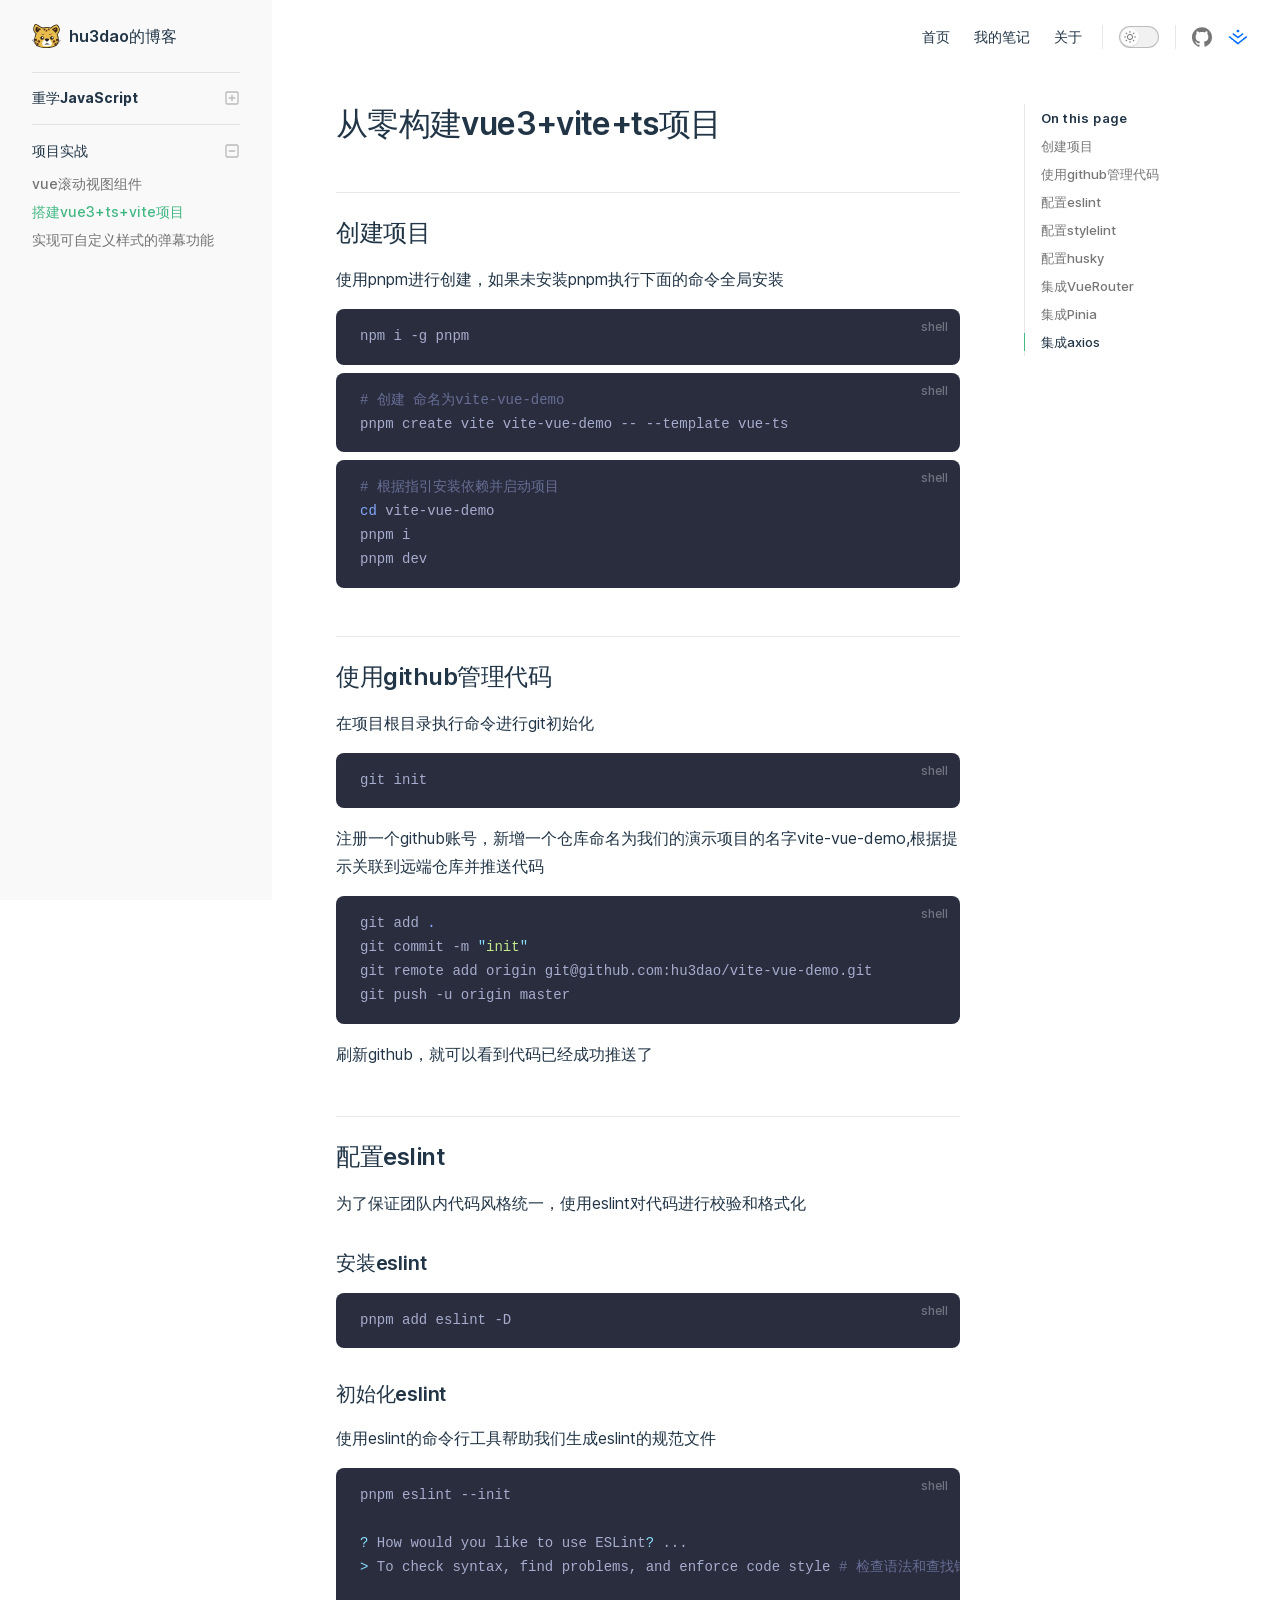
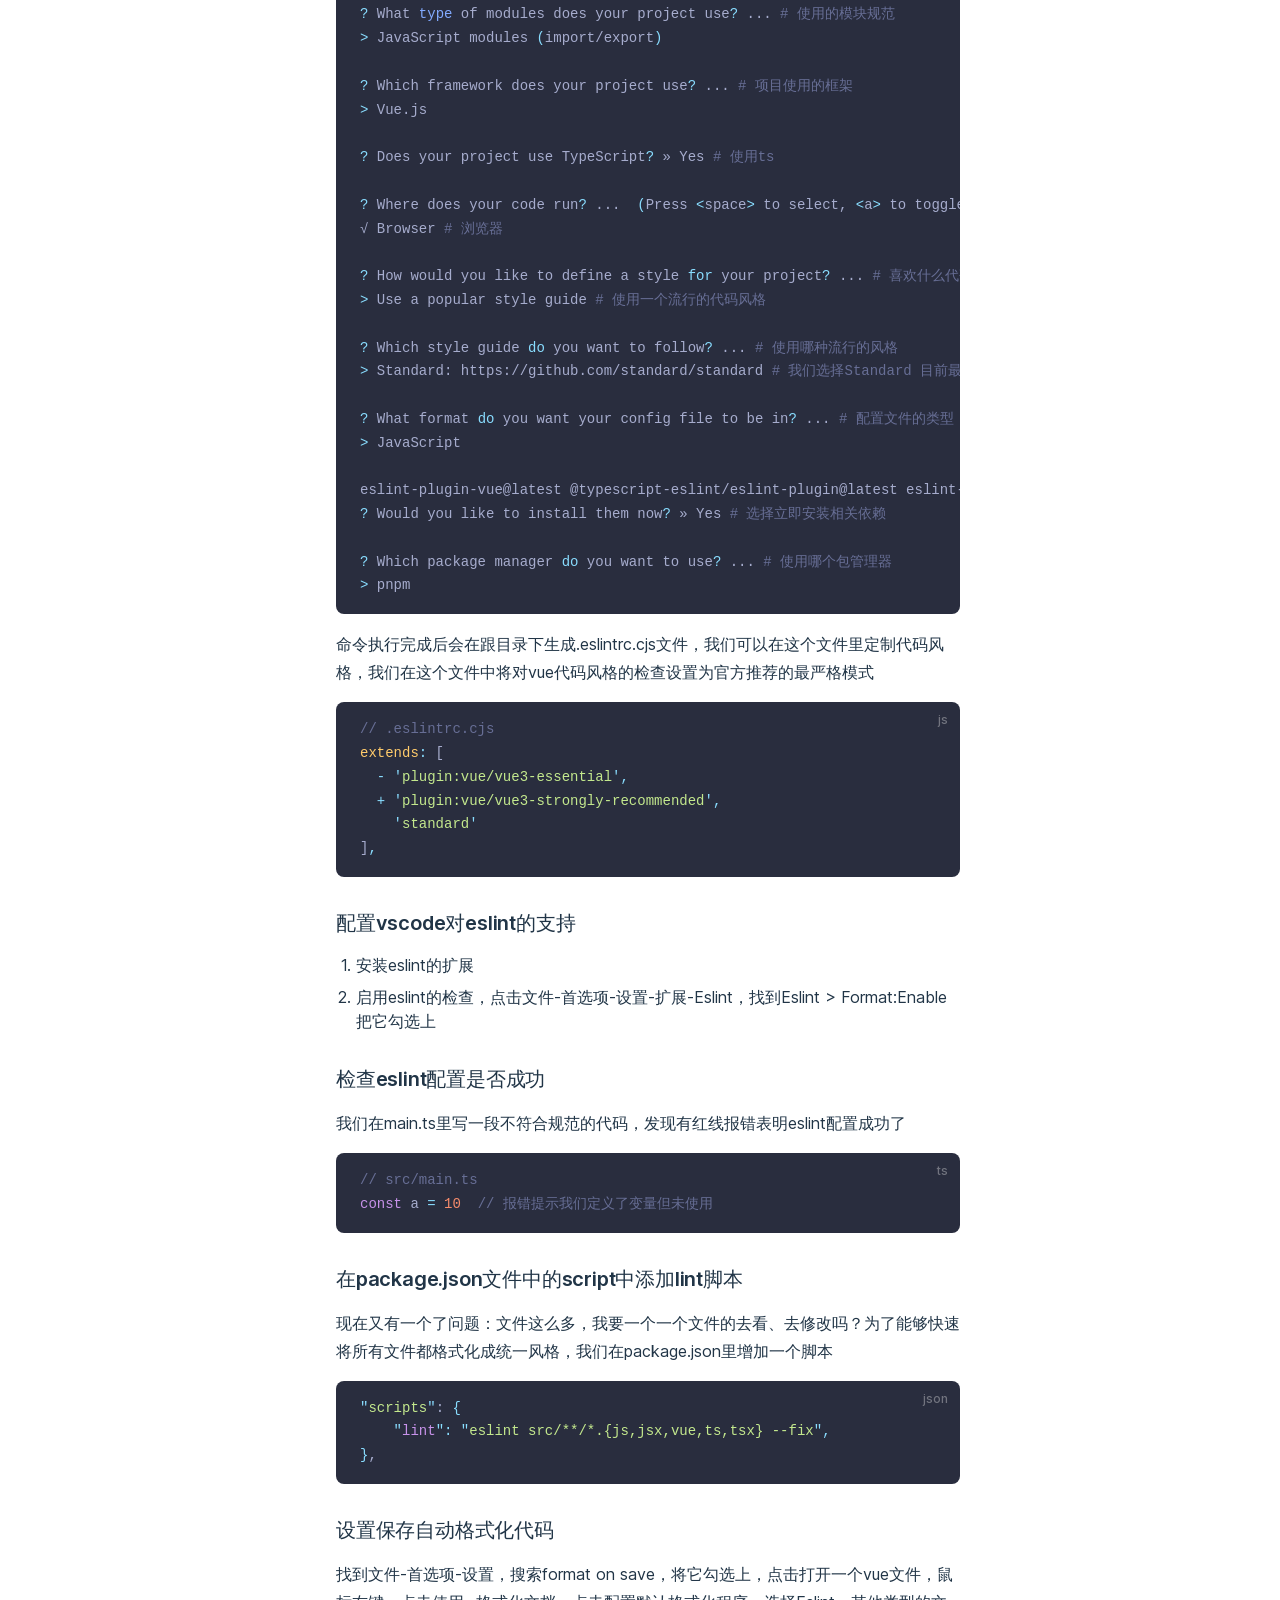
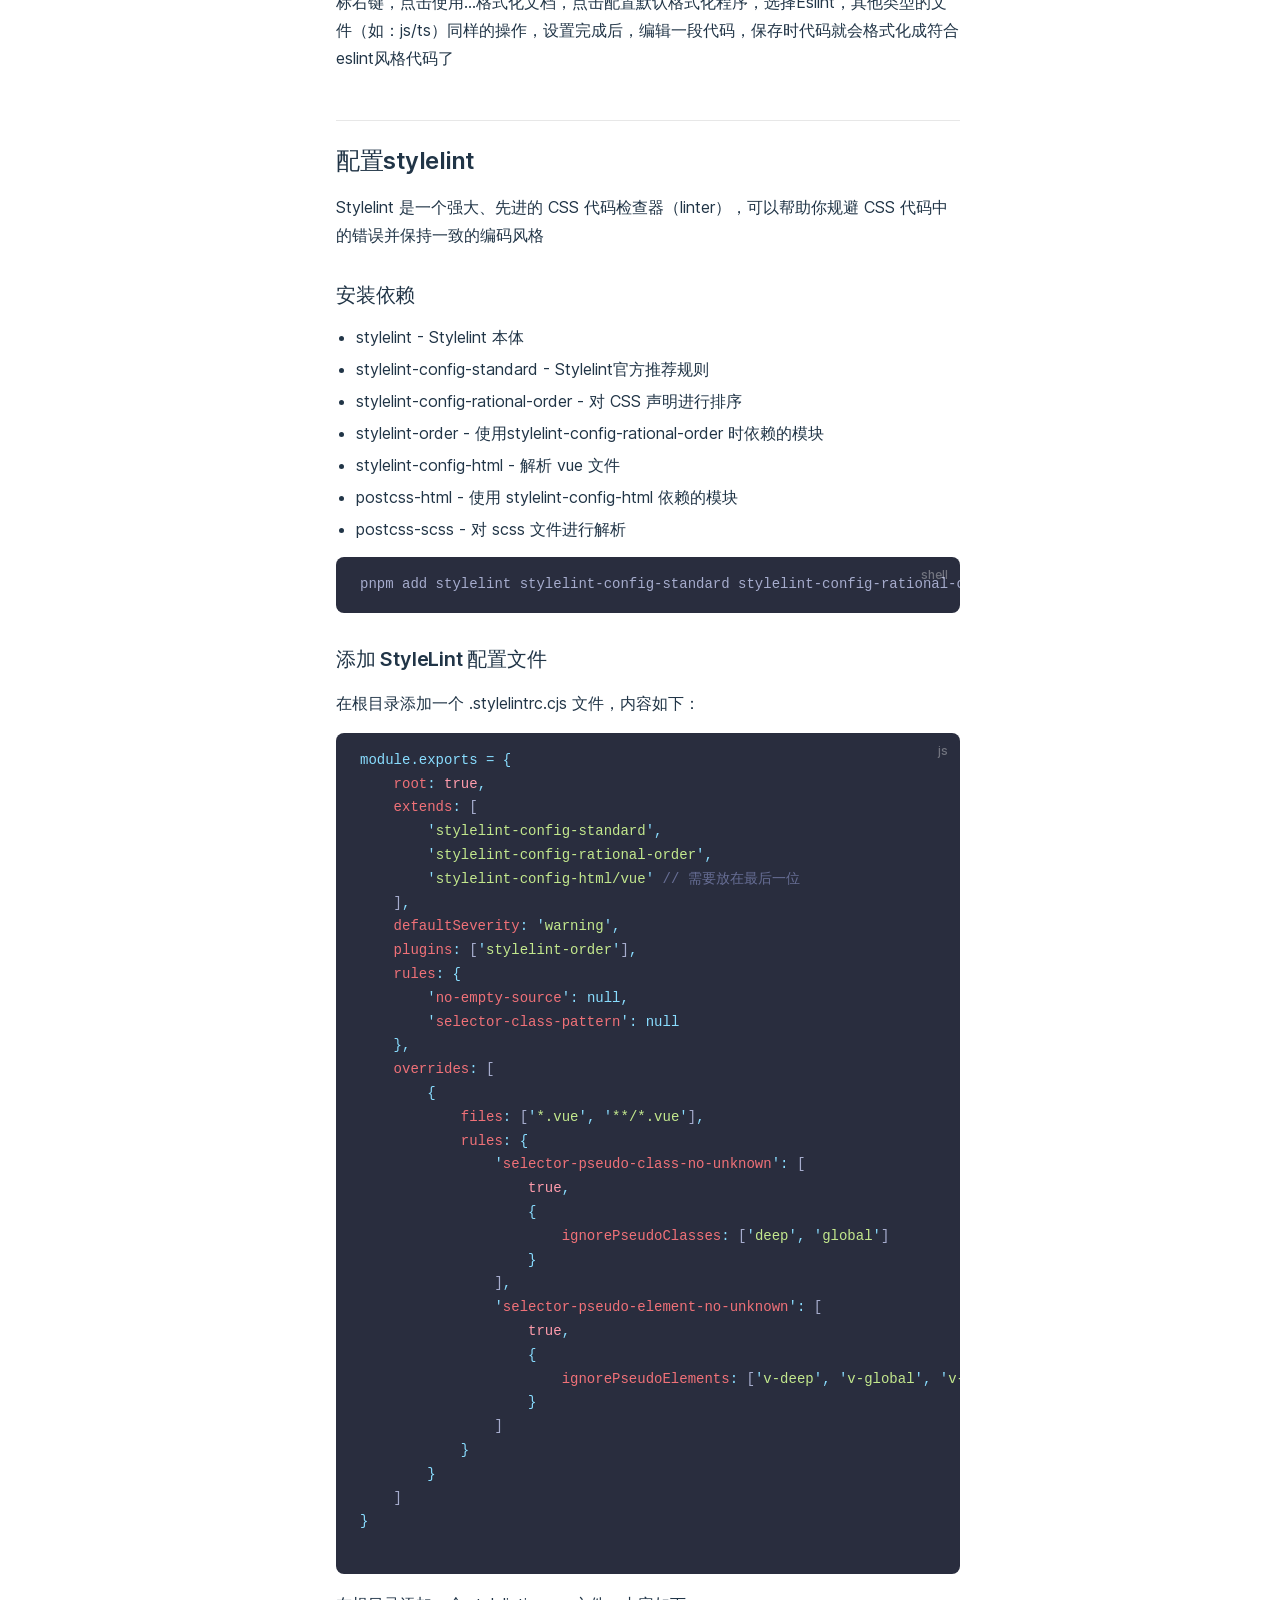
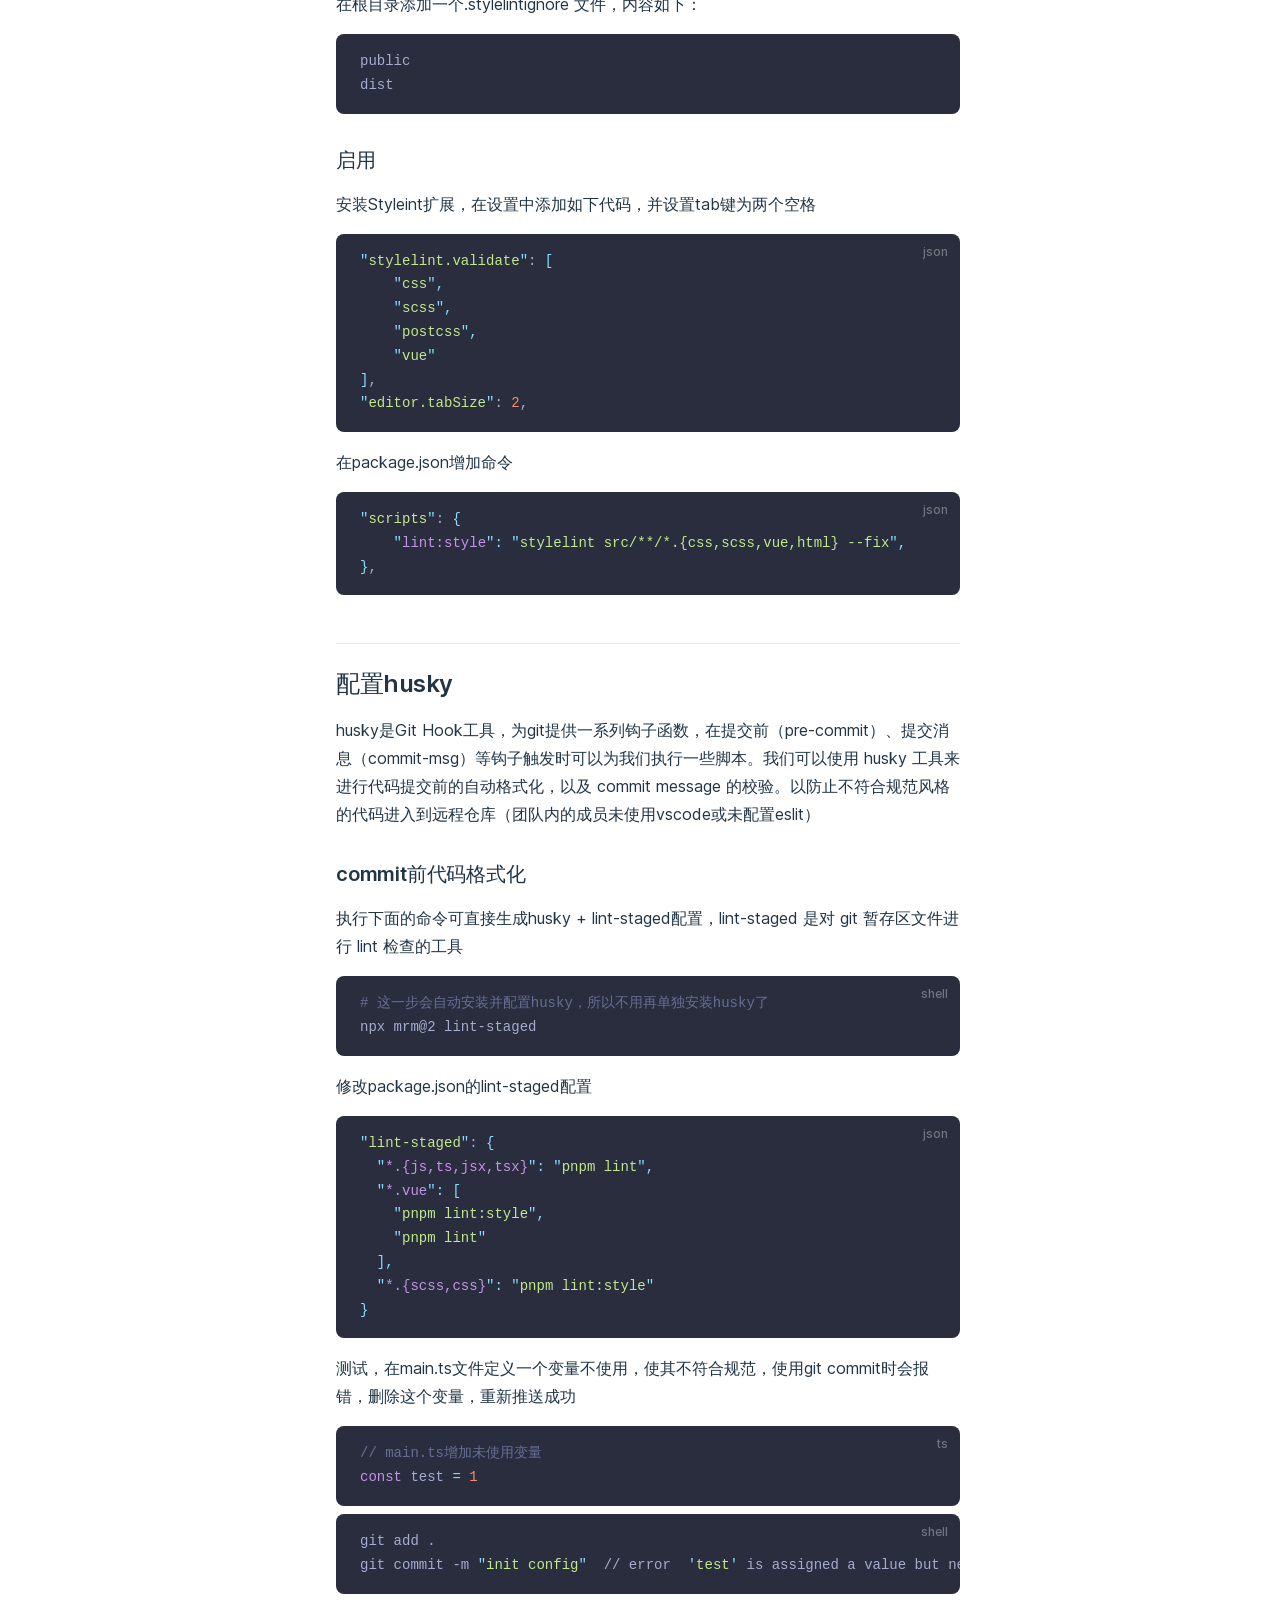
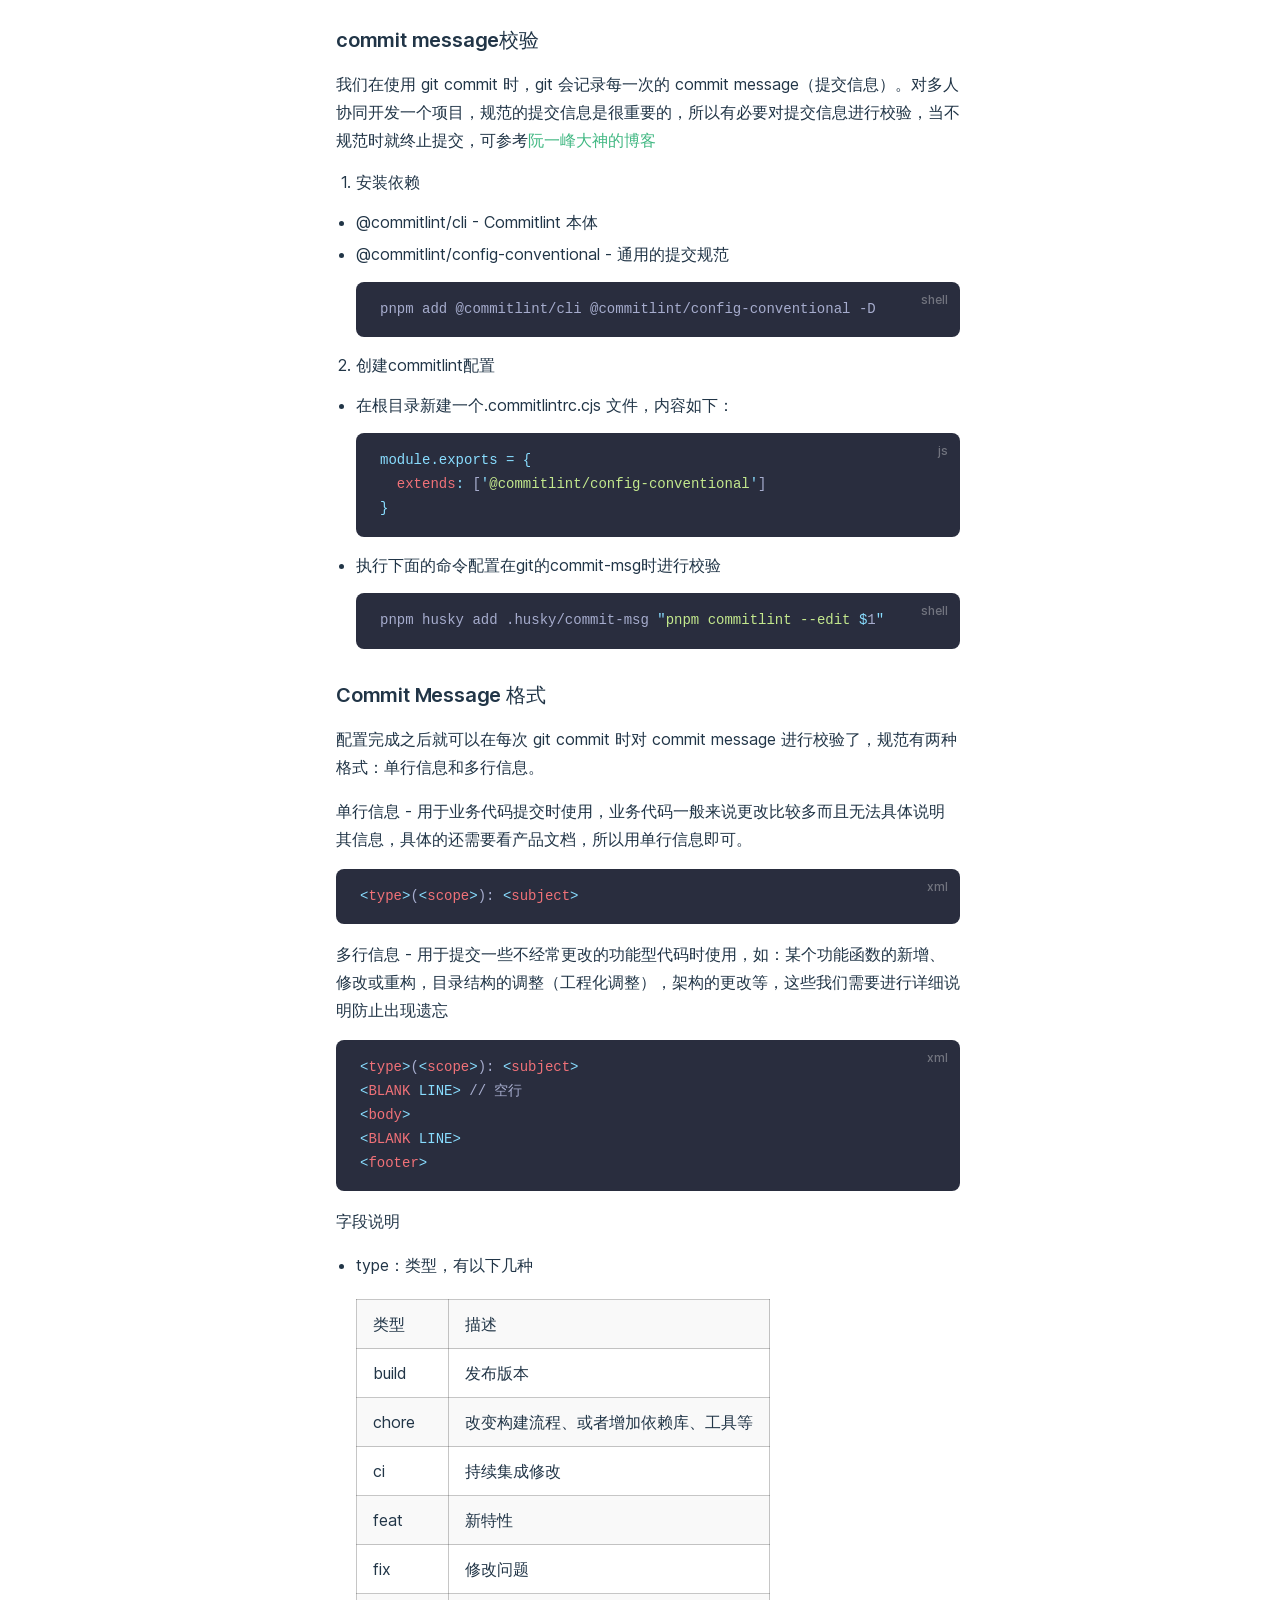
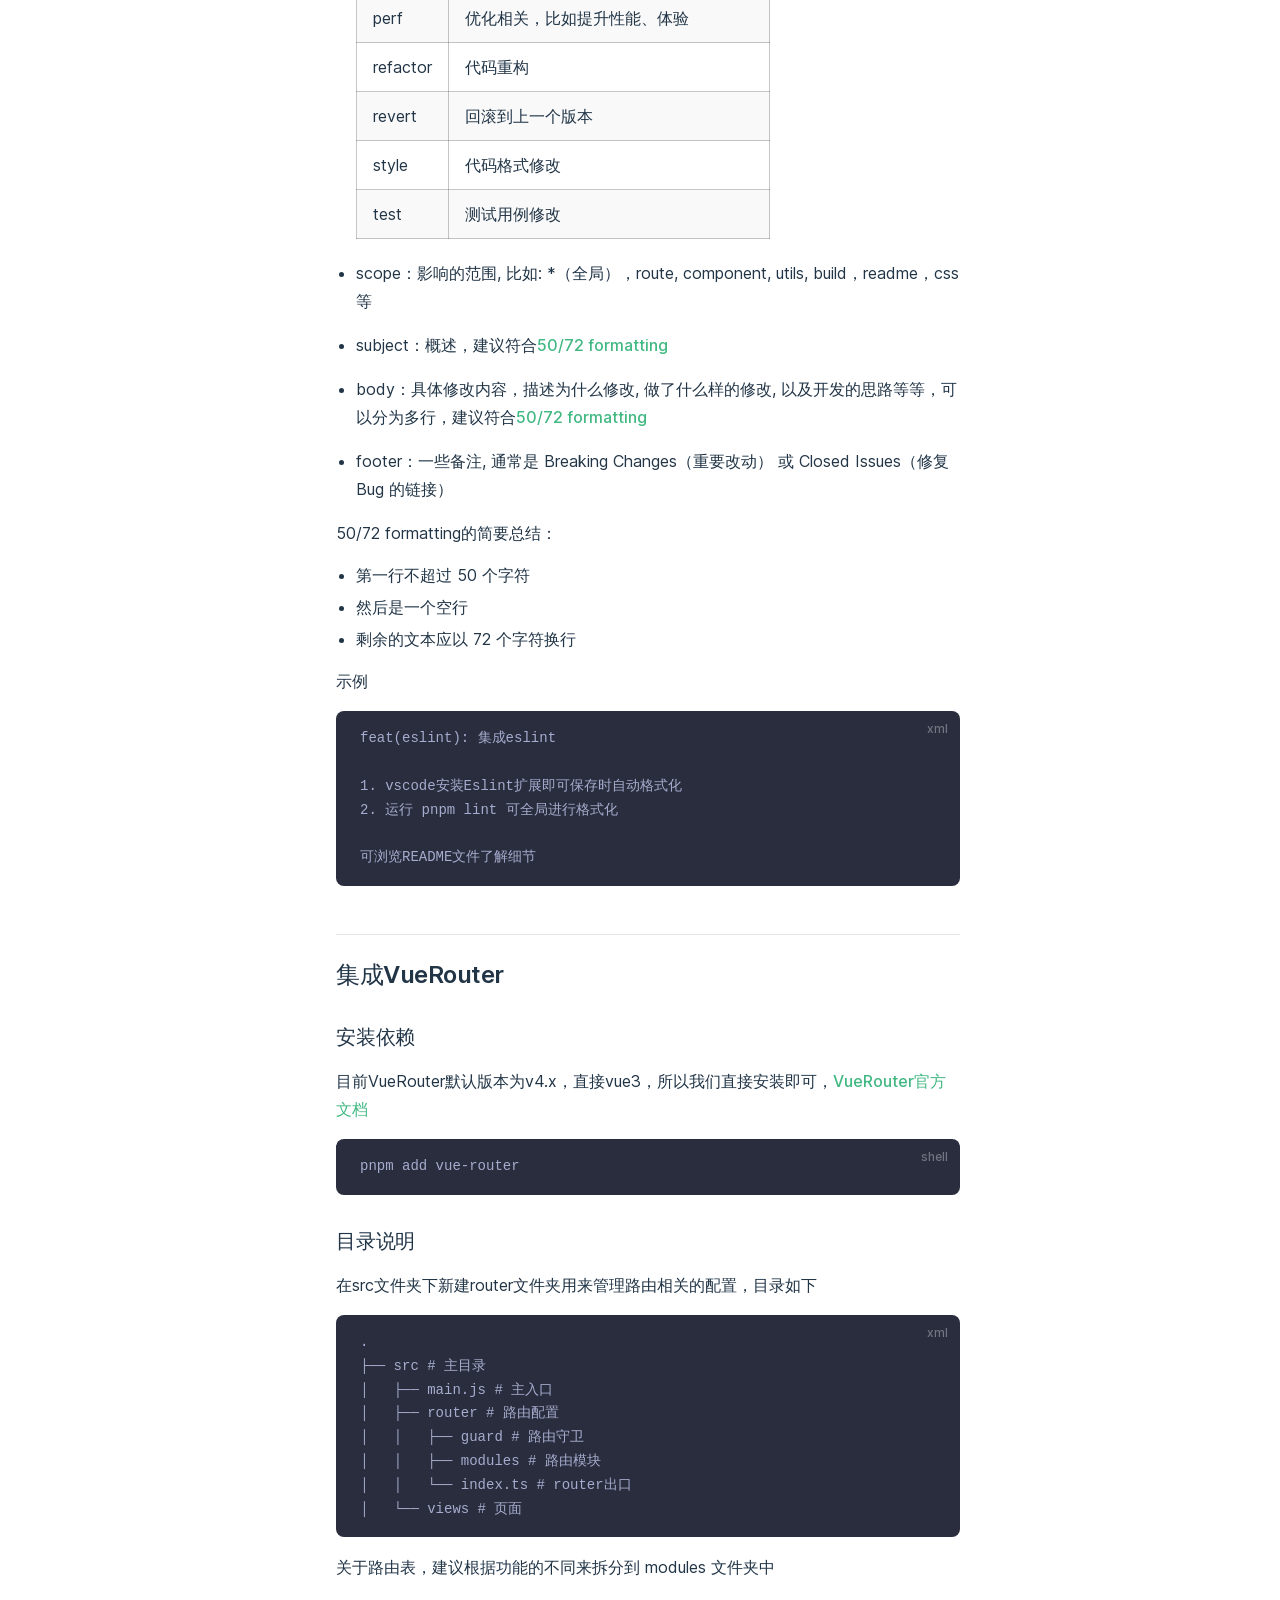
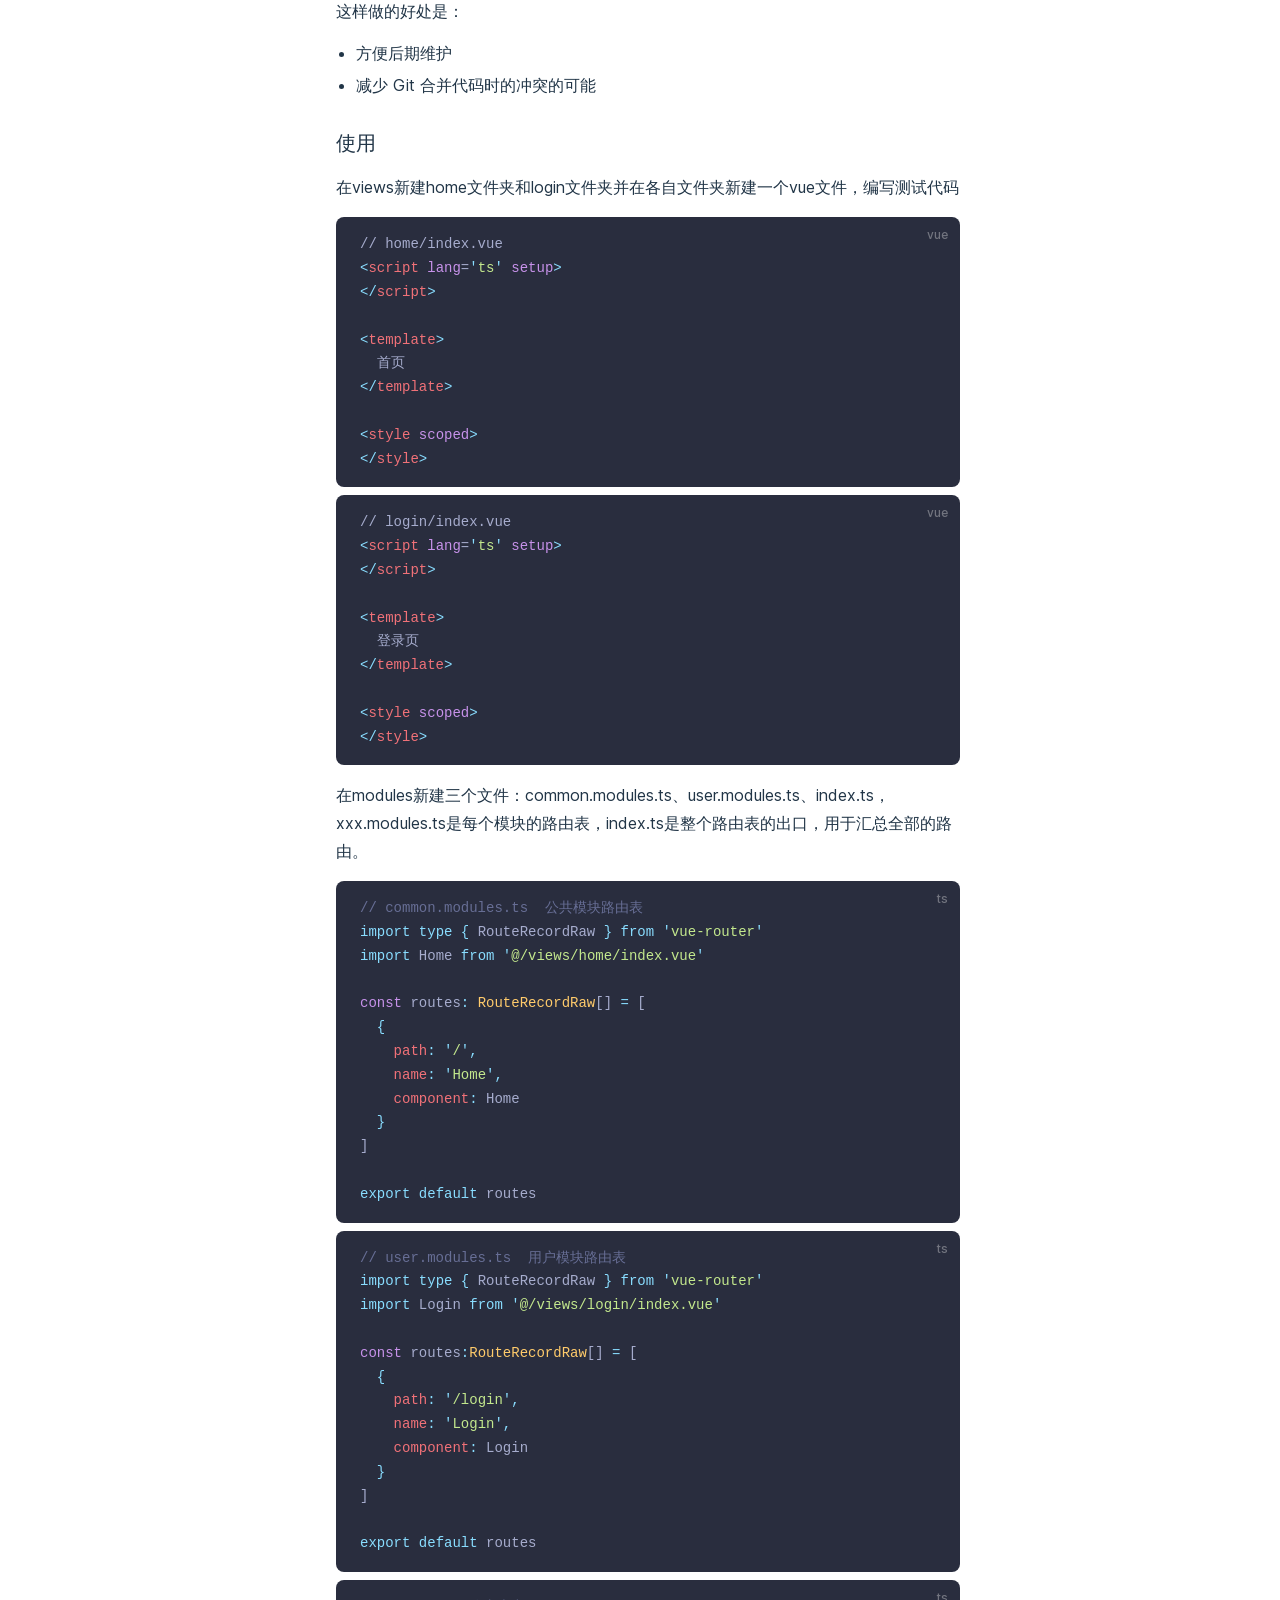
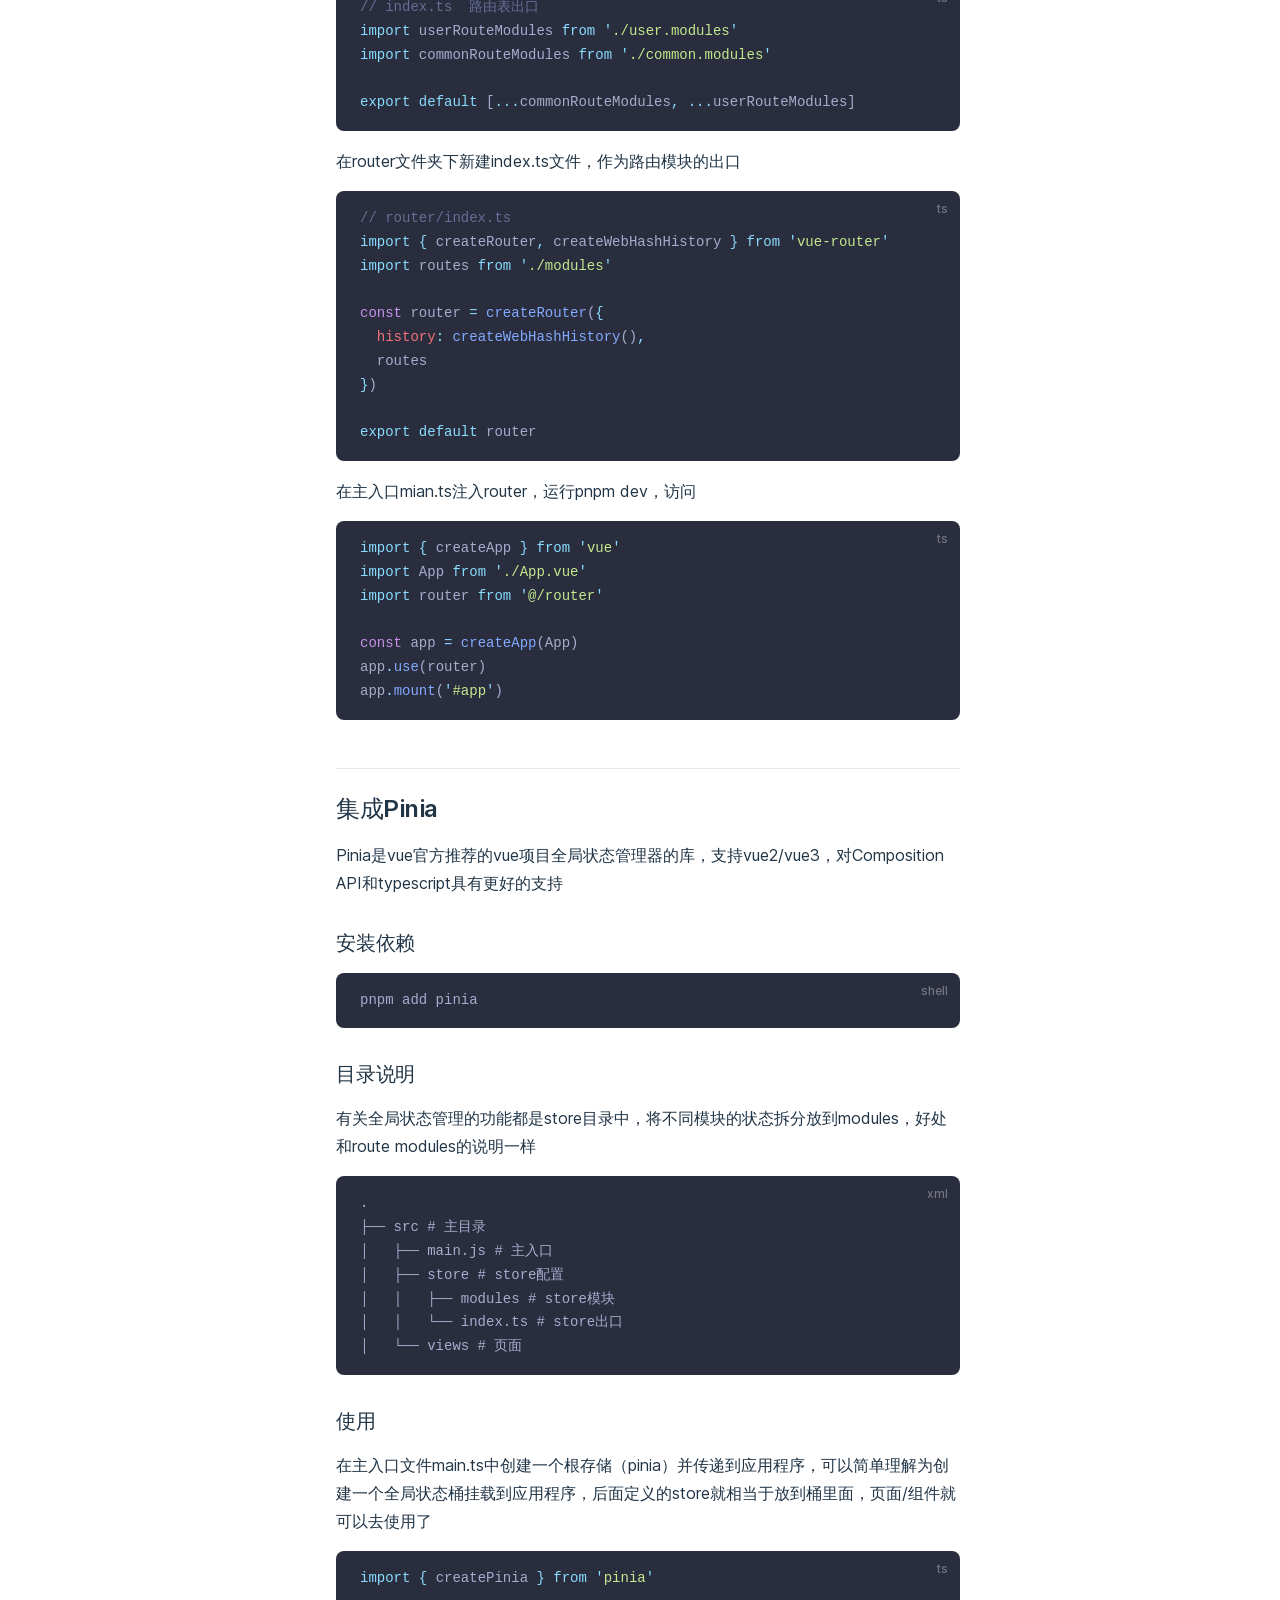
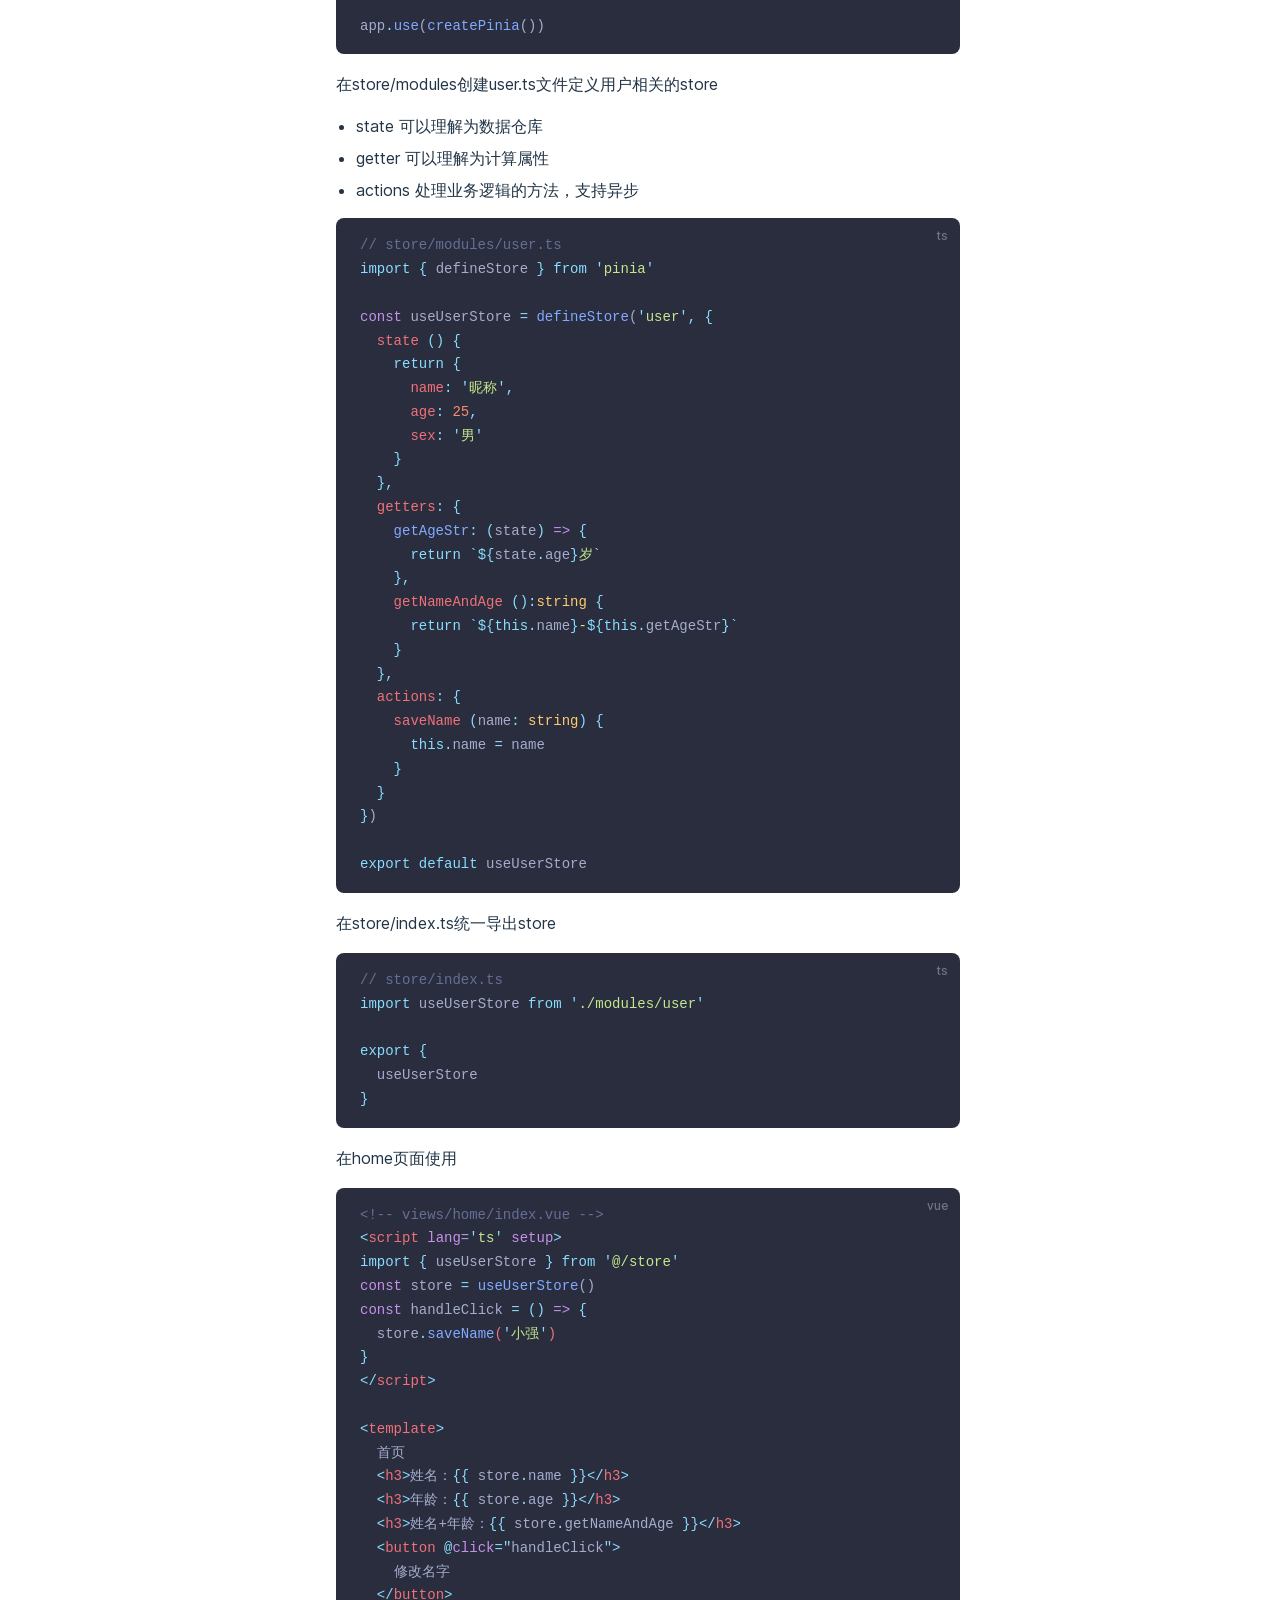
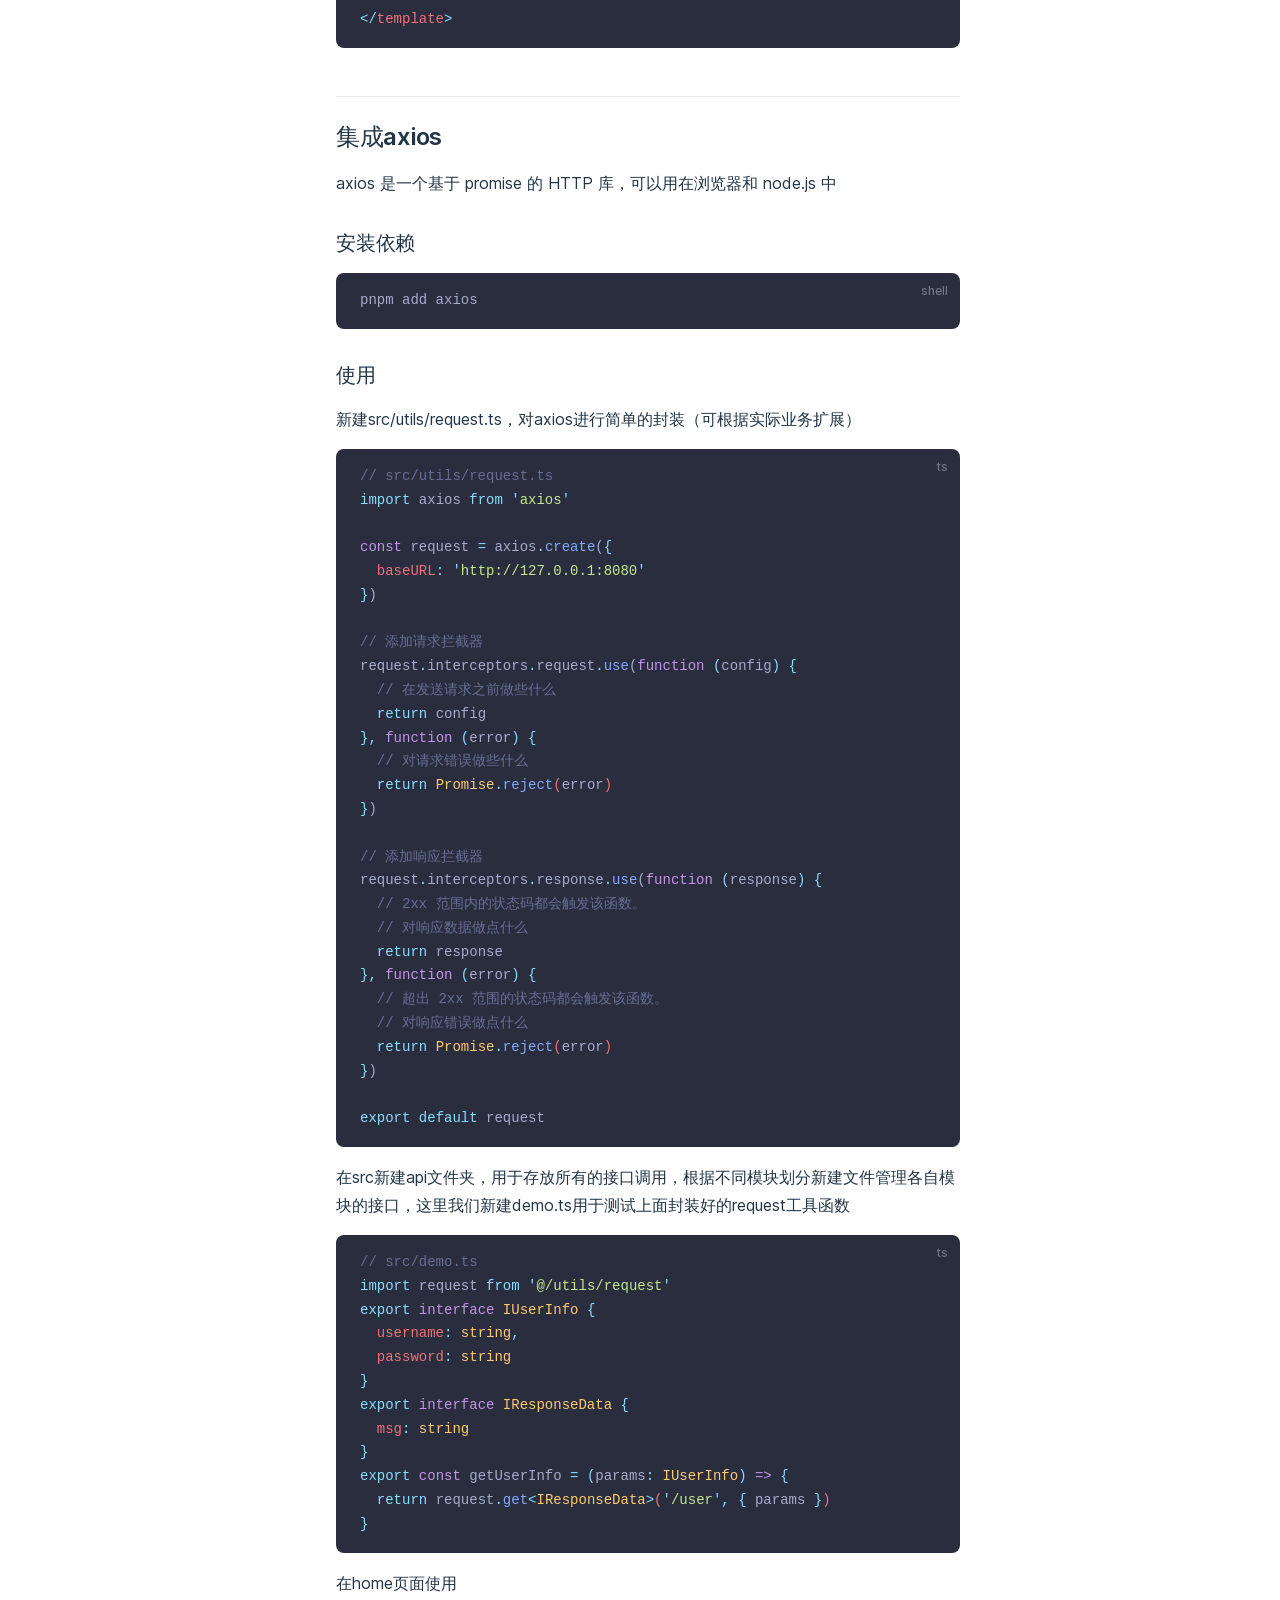
<file: article/wheel/vue3-demo.html>
<!DOCTYPE html>
<html lang="zh-CN">
  <head>
    <meta charset="utf-8">
    <meta name="viewport" content="width=device-width,initial-scale=1">
    <title>从零构建vue3+vite+ts项目 | hu3dao的博客</title>
    <meta name="description" content="A VitePress site">
    <link rel="stylesheet" href="/assets/style.5b69cde8.css">
    <link rel="modulepreload" href="/assets/app.d9716df6.js">
    <link rel="modulepreload" href="/assets/article_wheel_vue3-demo.md.a92b58a4.lean.js">
    
    <script id="check-dark-light">(()=>{const e=localStorage.getItem("vitepress-theme-appearance"),a=window.matchMedia("(prefers-color-scheme: dark)").matches;(!e||e==="auto"?a:e==="dark")&&document.documentElement.classList.add("dark")})();</script>
  </head>
  <body>
    <div id="app"><div class="Layout" data-v-ca9ccb7e><!--[--><!--]--><!--[--><span tabindex="-1" data-v-151f2593></span><a href="#VPContent" class="VPSkipLink visually-hidden" data-v-151f2593> Skip to content </a><!--]--><!----><header class="VPNav" data-v-ca9ccb7e data-v-a71a30f1><div class="VPNavBar has-sidebar" data-v-a71a30f1 data-v-a35e6f52><div class="container" data-v-a35e6f52><div class="VPNavBarTitle has-sidebar" data-v-a35e6f52 data-v-d5925166><a class="title" href="/" data-v-d5925166><!--[--><!--]--><!--[--><img class="VPImage logo" src="/logo.svg" data-v-e13a1912><!--]--><!--[-->hu3dao的博客<!--]--><!--[--><!--]--></a></div><div class="content" data-v-a35e6f52><!--[--><!--]--><!----><nav aria-labelledby="main-nav-aria-label" class="VPNavBarMenu menu" data-v-a35e6f52 data-v-f83db6ba><span id="main-nav-aria-label" class="visually-hidden" data-v-f83db6ba>Main Navigation</span><!--[--><!--[--><a class="VPLink link VPNavBarMenuLink" href="/" data-v-f83db6ba data-v-47a2263e data-v-3c355974><!--[-->首页<!--]--><!----></a><!--]--><!--[--><a class="VPLink link VPNavBarMenuLink" href="/article/" data-v-f83db6ba data-v-47a2263e data-v-3c355974><!--[-->我的笔记<!--]--><!----></a><!--]--><!--[--><a class="VPLink link VPNavBarMenuLink" href="/about/" data-v-f83db6ba data-v-47a2263e data-v-3c355974><!--[-->关于<!--]--><!----></a><!--]--><!--]--></nav><!----><div class="VPNavBarAppearance appearance" data-v-a35e6f52 data-v-a3e7452b><button class="VPSwitch VPSwitchAppearance" type="button" role="switch" aria-label="toggle dark mode" data-v-a3e7452b data-v-968780f1 data-v-086e8519><span class="check" data-v-086e8519><span class="icon" data-v-086e8519><!--[--><svg xmlns="http://www.w3.org/2000/svg" aria-hidden="true" focusable="false" viewbox="0 0 24 24" class="sun" data-v-968780f1><path d="M12,18c-3.3,0-6-2.7-6-6s2.7-6,6-6s6,2.7,6,6S15.3,18,12,18zM12,8c-2.2,0-4,1.8-4,4c0,2.2,1.8,4,4,4c2.2,0,4-1.8,4-4C16,9.8,14.2,8,12,8z"></path><path d="M12,4c-0.6,0-1-0.4-1-1V1c0-0.6,0.4-1,1-1s1,0.4,1,1v2C13,3.6,12.6,4,12,4z"></path><path d="M12,24c-0.6,0-1-0.4-1-1v-2c0-0.6,0.4-1,1-1s1,0.4,1,1v2C13,23.6,12.6,24,12,24z"></path><path d="M5.6,6.6c-0.3,0-0.5-0.1-0.7-0.3L3.5,4.9c-0.4-0.4-0.4-1,0-1.4s1-0.4,1.4,0l1.4,1.4c0.4,0.4,0.4,1,0,1.4C6.2,6.5,5.9,6.6,5.6,6.6z"></path><path d="M19.8,20.8c-0.3,0-0.5-0.1-0.7-0.3l-1.4-1.4c-0.4-0.4-0.4-1,0-1.4s1-0.4,1.4,0l1.4,1.4c0.4,0.4,0.4,1,0,1.4C20.3,20.7,20,20.8,19.8,20.8z"></path><path d="M3,13H1c-0.6,0-1-0.4-1-1s0.4-1,1-1h2c0.6,0,1,0.4,1,1S3.6,13,3,13z"></path><path d="M23,13h-2c-0.6,0-1-0.4-1-1s0.4-1,1-1h2c0.6,0,1,0.4,1,1S23.6,13,23,13z"></path><path d="M4.2,20.8c-0.3,0-0.5-0.1-0.7-0.3c-0.4-0.4-0.4-1,0-1.4l1.4-1.4c0.4-0.4,1-0.4,1.4,0s0.4,1,0,1.4l-1.4,1.4C4.7,20.7,4.5,20.8,4.2,20.8z"></path><path d="M18.4,6.6c-0.3,0-0.5-0.1-0.7-0.3c-0.4-0.4-0.4-1,0-1.4l1.4-1.4c0.4-0.4,1-0.4,1.4,0s0.4,1,0,1.4l-1.4,1.4C18.9,6.5,18.6,6.6,18.4,6.6z"></path></svg><svg xmlns="http://www.w3.org/2000/svg" aria-hidden="true" focusable="false" viewbox="0 0 24 24" class="moon" data-v-968780f1><path d="M12.1,22c-0.3,0-0.6,0-0.9,0c-5.5-0.5-9.5-5.4-9-10.9c0.4-4.8,4.2-8.6,9-9c0.4,0,0.8,0.2,1,0.5c0.2,0.3,0.2,0.8-0.1,1.1c-2,2.7-1.4,6.4,1.3,8.4c2.1,1.6,5,1.6,7.1,0c0.3-0.2,0.7-0.3,1.1-0.1c0.3,0.2,0.5,0.6,0.5,1c-0.2,2.7-1.5,5.1-3.6,6.8C16.6,21.2,14.4,22,12.1,22zM9.3,4.4c-2.9,1-5,3.6-5.2,6.8c-0.4,4.4,2.8,8.3,7.2,8.7c2.1,0.2,4.2-0.4,5.8-1.8c1.1-0.9,1.9-2.1,2.4-3.4c-2.5,0.9-5.3,0.5-7.5-1.1C9.2,11.4,8.1,7.7,9.3,4.4z"></path></svg><!--]--></span></span></button></div><div class="VPSocialLinks VPNavBarSocialLinks social-links" data-v-a35e6f52 data-v-738bef5a data-v-f6988cfb><!--[--><a class="VPSocialLink" href="https://github.com/hu3dao" target="_blank" rel="noopener" data-v-f6988cfb data-v-e57698f6><svg role="img" viewBox="0 0 24 24" xmlns="http://www.w3.org/2000/svg"><title>GitHub</title><path d="M12 .297c-6.63 0-12 5.373-12 12 0 5.303 3.438 9.8 8.205 11.385.6.113.82-.258.82-.577 0-.285-.01-1.04-.015-2.04-3.338.724-4.042-1.61-4.042-1.61C4.422 18.07 3.633 17.7 3.633 17.7c-1.087-.744.084-.729.084-.729 1.205.084 1.838 1.236 1.838 1.236 1.07 1.835 2.809 1.305 3.495.998.108-.776.417-1.305.76-1.605-2.665-.3-5.466-1.332-5.466-5.93 0-1.31.465-2.38 1.235-3.22-.135-.303-.54-1.523.105-3.176 0 0 1.005-.322 3.3 1.23.96-.267 1.98-.399 3-.405 1.02.006 2.04.138 3 .405 2.28-1.552 3.285-1.23 3.285-1.23.645 1.653.24 2.873.12 3.176.765.84 1.23 1.91 1.23 3.22 0 4.61-2.805 5.625-5.475 5.92.42.36.81 1.096.81 2.22 0 1.606-.015 2.896-.015 3.286 0 .315.21.69.825.57C20.565 22.092 24 17.592 24 12.297c0-6.627-5.373-12-12-12"/></svg></a><a class="VPSocialLink" href="https://juejin.cn/user/2621662810352423" target="_blank" rel="noopener" data-v-f6988cfb data-v-e57698f6><svg t="1660906148499" class="icon" viewBox="0 0 1024 1024" version="1.1" xmlns="http://www.w3.org/2000/svg" p-id="1690" width="16" height="16"><title>掘金</title><path d="M465.189 161.792c-22.967 18.14-44.325 35.109-47.397 37.742l-5.851 4.68 10.971 8.632c5.998 4.827 11.85 9.508 13.02 10.532 1.17 1.024 17.993 14.336 37.156 29.696l34.962 27.795 5.267-3.95c2.925-2.194 23.259-18.432 45.348-35.986 21.943-17.555 41.253-32.768 42.716-33.646 1.609-1.024 2.779-2.194 2.779-2.78 0-0.438-9.655-8.63-21.504-17.846-11.995-9.363-22.674-17.847-23.845-18.871-15.945-13.02-49.737-39.059-50.76-39.059-0.586 0.147-19.896 14.922-42.862 33.061z m233.325 180.37C507.465 493.275 508.928 492.105 505.417 489.911c-3.072-1.902-11.556-8.485-64.073-50.03-9.07-7.168-18.578-14.775-21.358-16.823-2.78-2.194-8.777-6.875-13.312-10.532-4.68-3.657-10.679-8.339-13.312-10.533-13.165-10.24-71.095-56.027-102.107-80.457-5.852-4.681-11.41-8.485-12.142-8.485-0.731 0-10.971 7.754-22.674 17.116-11.703 9.508-22.674 18.286-24.284 19.456-1.755 1.17-5.12 3.95-7.46 6.144-2.34 2.34-4.828 4.096-5.413 4.096-3.072 0-0.731 3.072 6.437 8.777 4.096 3.218 8.777 6.875 10.094 8.046 1.316 1.024 10.24 8.045 19.748 15.506s23.26 18.286 30.428 23.99c19.31 15.215 31.89 25.308 127.853 101.084 47.836 37.742 88.796 69.779 90.844 71.095 3.657 2.487 3.95 2.487 7.46-0.292a1041.42 1041.42 0 0 0 16.092-12.727c6.875-5.413 14.775-11.703 17.554-13.897 30.135-23.699 80.018-63.05 81.774-64.512 1.17-1.024 12.434-9.802 24.868-19.603s37.888-29.696 56.32-44.324c18.579-14.629 46.227-36.425 61.733-48.567 15.506-12.142 27.794-22.528 27.502-23.26-0.878-1.17-57.637-47.104-59.978-48.274-0.731-0.439-18.578 12.727-39.497 29.257z" fill="#006CFF" p-id="1691"></path><path d="M57.93 489.326c-15.215 12.288-28.527 23.405-29.697 24.576-2.34 2.194-5.412-0.44 80.018 66.852 33.207 26.185 32.622 25.747 57.637 45.495 10.386 8.192 36.279 28.672 57.783 45.495 38.18 30.135 44.91 35.401 52.663 41.545 2.048 1.756 22.967 18.14 46.372 36.572 23.26 18.432 74.167 58.514 112.933 89.088 38.912 30.573 71.095 55.734 71.826 56.027 0.732 0.293 7.46-4.389 14.921-10.386 21.797-16.97 90.259-70.949 101.523-79.872 5.705-4.535 12.873-10.24 15.945-12.58 3.072-2.488 6.436-5.12 7.314-5.852 0.878-0.878 11.85-9.509 24.283-19.31 20.773-16.091 59.1-46.226 64.366-50.615 1.17-1.024 5.12-4.096 8.777-6.875 3.657-2.78 7.9-6.29 9.509-7.607 1.609-1.317 14.775-11.703 29.257-23.113 29.11-22.82 42.277-33.207 88.503-69.632 17.262-13.605 32.475-25.454 33.646-26.478 2.486-2.048 31.451-24.869 44.617-35.255 4.827-3.657 9.07-7.168 9.508-7.607 0.44-0.585 5.998-4.827 12.435-9.8 6.436-4.828 13.165-10.24 15.067-11.85l3.365-2.926-9.948-7.753c-5.412-4.388-10.24-8.192-10.679-8.63-1.17-1.317-22.381-18.433-30.135-24.284-3.95-3.072-7.314-5.998-7.606-6.73-1.317-3.071-6.73 0.147-29.258 17.994-13.458 10.532-25.746 20.187-27.355 21.504-1.61 1.463-10.533 8.338-19.749 15.652-9.216 7.168-17.115 13.459-17.554 13.898-0.439 0.438-6.583 5.412-13.897 10.971-7.168 5.559-15.214 11.703-17.7 13.75-4.974 4.097-5.413 4.39-20.334 16.239-5.56 4.388-11.264 8.777-12.435 9.8-1.17 1.025-20.333 16.092-42.422 33.354-22.09 17.408-41.546 32.768-43.155 34.084-1.609 1.463-14.482 11.557-28.525 22.528s-40.814 32.037-59.539 46.812c-18.578 14.775-42.276 33.353-52.516 41.399s-23.26 18.285-28.965 22.82l-10.386 8.339-4.389-3.072c-2.34-1.756-4.68-3.511-5.12-3.95-0.439-0.439-4.973-4.096-10.24-8.046-11.849-9.216-14.482-11.264-16.676-13.166-0.878-0.877-4.243-3.51-7.46-5.851-3.22-2.487-6.145-4.681-6.584-5.12-0.439-0.439-6.875-5.705-14.482-11.703-7.607-5.851-14.921-11.556-16.091-12.58-1.317-1.17-17.116-13.605-35.255-27.795-17.993-14.19-35.109-27.648-38.035-29.842-5.705-4.681-33.499-26.624-125.074-98.743-34.523-27.209-72.704-57.344-84.846-66.852-49.737-39.498-55.15-43.594-56.905-43.447-0.877 0-14.043 10.24-29.257 22.528z" fill="#006CFF" p-id="1692"></path></svg></a><!--]--></div><div class="VPFlyout VPNavBarExtra extra" data-v-a35e6f52 data-v-e89b88d7 data-v-6ffb57d3><button type="button" class="button" aria-haspopup="true" aria-expanded="false" aria-label="extra navigation" data-v-6ffb57d3><svg xmlns="http://www.w3.org/2000/svg" aria-hidden="true" focusable="false" viewbox="0 0 24 24" class="icon" data-v-6ffb57d3><circle cx="12" cy="12" r="2"></circle><circle cx="19" cy="12" r="2"></circle><circle cx="5" cy="12" r="2"></circle></svg></button><div class="menu" data-v-6ffb57d3><div class="VPMenu" data-v-6ffb57d3 data-v-1c5d0cfc><!----><!--[--><!--[--><!----><div class="group" data-v-e89b88d7><div class="item appearance" data-v-e89b88d7><p class="label" data-v-e89b88d7>Appearance</p><div class="appearance-action" data-v-e89b88d7><button class="VPSwitch VPSwitchAppearance" type="button" role="switch" aria-label="toggle dark mode" data-v-e89b88d7 data-v-968780f1 data-v-086e8519><span class="check" data-v-086e8519><span class="icon" data-v-086e8519><!--[--><svg xmlns="http://www.w3.org/2000/svg" aria-hidden="true" focusable="false" viewbox="0 0 24 24" class="sun" data-v-968780f1><path d="M12,18c-3.3,0-6-2.7-6-6s2.7-6,6-6s6,2.7,6,6S15.3,18,12,18zM12,8c-2.2,0-4,1.8-4,4c0,2.2,1.8,4,4,4c2.2,0,4-1.8,4-4C16,9.8,14.2,8,12,8z"></path><path d="M12,4c-0.6,0-1-0.4-1-1V1c0-0.6,0.4-1,1-1s1,0.4,1,1v2C13,3.6,12.6,4,12,4z"></path><path d="M12,24c-0.6,0-1-0.4-1-1v-2c0-0.6,0.4-1,1-1s1,0.4,1,1v2C13,23.6,12.6,24,12,24z"></path><path d="M5.6,6.6c-0.3,0-0.5-0.1-0.7-0.3L3.5,4.9c-0.4-0.4-0.4-1,0-1.4s1-0.4,1.4,0l1.4,1.4c0.4,0.4,0.4,1,0,1.4C6.2,6.5,5.9,6.6,5.6,6.6z"></path><path d="M19.8,20.8c-0.3,0-0.5-0.1-0.7-0.3l-1.4-1.4c-0.4-0.4-0.4-1,0-1.4s1-0.4,1.4,0l1.4,1.4c0.4,0.4,0.4,1,0,1.4C20.3,20.7,20,20.8,19.8,20.8z"></path><path d="M3,13H1c-0.6,0-1-0.4-1-1s0.4-1,1-1h2c0.6,0,1,0.4,1,1S3.6,13,3,13z"></path><path d="M23,13h-2c-0.6,0-1-0.4-1-1s0.4-1,1-1h2c0.6,0,1,0.4,1,1S23.6,13,23,13z"></path><path d="M4.2,20.8c-0.3,0-0.5-0.1-0.7-0.3c-0.4-0.4-0.4-1,0-1.4l1.4-1.4c0.4-0.4,1-0.4,1.4,0s0.4,1,0,1.4l-1.4,1.4C4.7,20.7,4.5,20.8,4.2,20.8z"></path><path d="M18.4,6.6c-0.3,0-0.5-0.1-0.7-0.3c-0.4-0.4-0.4-1,0-1.4l1.4-1.4c0.4-0.4,1-0.4,1.4,0s0.4,1,0,1.4l-1.4,1.4C18.9,6.5,18.6,6.6,18.4,6.6z"></path></svg><svg xmlns="http://www.w3.org/2000/svg" aria-hidden="true" focusable="false" viewbox="0 0 24 24" class="moon" data-v-968780f1><path d="M12.1,22c-0.3,0-0.6,0-0.9,0c-5.5-0.5-9.5-5.4-9-10.9c0.4-4.8,4.2-8.6,9-9c0.4,0,0.8,0.2,1,0.5c0.2,0.3,0.2,0.8-0.1,1.1c-2,2.7-1.4,6.4,1.3,8.4c2.1,1.6,5,1.6,7.1,0c0.3-0.2,0.7-0.3,1.1-0.1c0.3,0.2,0.5,0.6,0.5,1c-0.2,2.7-1.5,5.1-3.6,6.8C16.6,21.2,14.4,22,12.1,22zM9.3,4.4c-2.9,1-5,3.6-5.2,6.8c-0.4,4.4,2.8,8.3,7.2,8.7c2.1,0.2,4.2-0.4,5.8-1.8c1.1-0.9,1.9-2.1,2.4-3.4c-2.5,0.9-5.3,0.5-7.5-1.1C9.2,11.4,8.1,7.7,9.3,4.4z"></path></svg><!--]--></span></span></button></div></div></div><div class="group" data-v-e89b88d7><div class="item social-links" data-v-e89b88d7><div class="VPSocialLinks social-links-list" data-v-e89b88d7 data-v-f6988cfb><!--[--><a class="VPSocialLink" href="https://github.com/hu3dao" target="_blank" rel="noopener" data-v-f6988cfb data-v-e57698f6><svg role="img" viewBox="0 0 24 24" xmlns="http://www.w3.org/2000/svg"><title>GitHub</title><path d="M12 .297c-6.63 0-12 5.373-12 12 0 5.303 3.438 9.8 8.205 11.385.6.113.82-.258.82-.577 0-.285-.01-1.04-.015-2.04-3.338.724-4.042-1.61-4.042-1.61C4.422 18.07 3.633 17.7 3.633 17.7c-1.087-.744.084-.729.084-.729 1.205.084 1.838 1.236 1.838 1.236 1.07 1.835 2.809 1.305 3.495.998.108-.776.417-1.305.76-1.605-2.665-.3-5.466-1.332-5.466-5.93 0-1.31.465-2.38 1.235-3.22-.135-.303-.54-1.523.105-3.176 0 0 1.005-.322 3.3 1.23.96-.267 1.98-.399 3-.405 1.02.006 2.04.138 3 .405 2.28-1.552 3.285-1.23 3.285-1.23.645 1.653.24 2.873.12 3.176.765.84 1.23 1.91 1.23 3.22 0 4.61-2.805 5.625-5.475 5.92.42.36.81 1.096.81 2.22 0 1.606-.015 2.896-.015 3.286 0 .315.21.69.825.57C20.565 22.092 24 17.592 24 12.297c0-6.627-5.373-12-12-12"/></svg></a><a class="VPSocialLink" href="https://juejin.cn/user/2621662810352423" target="_blank" rel="noopener" data-v-f6988cfb data-v-e57698f6><svg t="1660906148499" class="icon" viewBox="0 0 1024 1024" version="1.1" xmlns="http://www.w3.org/2000/svg" p-id="1690" width="16" height="16"><title>掘金</title><path d="M465.189 161.792c-22.967 18.14-44.325 35.109-47.397 37.742l-5.851 4.68 10.971 8.632c5.998 4.827 11.85 9.508 13.02 10.532 1.17 1.024 17.993 14.336 37.156 29.696l34.962 27.795 5.267-3.95c2.925-2.194 23.259-18.432 45.348-35.986 21.943-17.555 41.253-32.768 42.716-33.646 1.609-1.024 2.779-2.194 2.779-2.78 0-0.438-9.655-8.63-21.504-17.846-11.995-9.363-22.674-17.847-23.845-18.871-15.945-13.02-49.737-39.059-50.76-39.059-0.586 0.147-19.896 14.922-42.862 33.061z m233.325 180.37C507.465 493.275 508.928 492.105 505.417 489.911c-3.072-1.902-11.556-8.485-64.073-50.03-9.07-7.168-18.578-14.775-21.358-16.823-2.78-2.194-8.777-6.875-13.312-10.532-4.68-3.657-10.679-8.339-13.312-10.533-13.165-10.24-71.095-56.027-102.107-80.457-5.852-4.681-11.41-8.485-12.142-8.485-0.731 0-10.971 7.754-22.674 17.116-11.703 9.508-22.674 18.286-24.284 19.456-1.755 1.17-5.12 3.95-7.46 6.144-2.34 2.34-4.828 4.096-5.413 4.096-3.072 0-0.731 3.072 6.437 8.777 4.096 3.218 8.777 6.875 10.094 8.046 1.316 1.024 10.24 8.045 19.748 15.506s23.26 18.286 30.428 23.99c19.31 15.215 31.89 25.308 127.853 101.084 47.836 37.742 88.796 69.779 90.844 71.095 3.657 2.487 3.95 2.487 7.46-0.292a1041.42 1041.42 0 0 0 16.092-12.727c6.875-5.413 14.775-11.703 17.554-13.897 30.135-23.699 80.018-63.05 81.774-64.512 1.17-1.024 12.434-9.802 24.868-19.603s37.888-29.696 56.32-44.324c18.579-14.629 46.227-36.425 61.733-48.567 15.506-12.142 27.794-22.528 27.502-23.26-0.878-1.17-57.637-47.104-59.978-48.274-0.731-0.439-18.578 12.727-39.497 29.257z" fill="#006CFF" p-id="1691"></path><path d="M57.93 489.326c-15.215 12.288-28.527 23.405-29.697 24.576-2.34 2.194-5.412-0.44 80.018 66.852 33.207 26.185 32.622 25.747 57.637 45.495 10.386 8.192 36.279 28.672 57.783 45.495 38.18 30.135 44.91 35.401 52.663 41.545 2.048 1.756 22.967 18.14 46.372 36.572 23.26 18.432 74.167 58.514 112.933 89.088 38.912 30.573 71.095 55.734 71.826 56.027 0.732 0.293 7.46-4.389 14.921-10.386 21.797-16.97 90.259-70.949 101.523-79.872 5.705-4.535 12.873-10.24 15.945-12.58 3.072-2.488 6.436-5.12 7.314-5.852 0.878-0.878 11.85-9.509 24.283-19.31 20.773-16.091 59.1-46.226 64.366-50.615 1.17-1.024 5.12-4.096 8.777-6.875 3.657-2.78 7.9-6.29 9.509-7.607 1.609-1.317 14.775-11.703 29.257-23.113 29.11-22.82 42.277-33.207 88.503-69.632 17.262-13.605 32.475-25.454 33.646-26.478 2.486-2.048 31.451-24.869 44.617-35.255 4.827-3.657 9.07-7.168 9.508-7.607 0.44-0.585 5.998-4.827 12.435-9.8 6.436-4.828 13.165-10.24 15.067-11.85l3.365-2.926-9.948-7.753c-5.412-4.388-10.24-8.192-10.679-8.63-1.17-1.317-22.381-18.433-30.135-24.284-3.95-3.072-7.314-5.998-7.606-6.73-1.317-3.071-6.73 0.147-29.258 17.994-13.458 10.532-25.746 20.187-27.355 21.504-1.61 1.463-10.533 8.338-19.749 15.652-9.216 7.168-17.115 13.459-17.554 13.898-0.439 0.438-6.583 5.412-13.897 10.971-7.168 5.559-15.214 11.703-17.7 13.75-4.974 4.097-5.413 4.39-20.334 16.239-5.56 4.388-11.264 8.777-12.435 9.8-1.17 1.025-20.333 16.092-42.422 33.354-22.09 17.408-41.546 32.768-43.155 34.084-1.609 1.463-14.482 11.557-28.525 22.528s-40.814 32.037-59.539 46.812c-18.578 14.775-42.276 33.353-52.516 41.399s-23.26 18.285-28.965 22.82l-10.386 8.339-4.389-3.072c-2.34-1.756-4.68-3.511-5.12-3.95-0.439-0.439-4.973-4.096-10.24-8.046-11.849-9.216-14.482-11.264-16.676-13.166-0.878-0.877-4.243-3.51-7.46-5.851-3.22-2.487-6.145-4.681-6.584-5.12-0.439-0.439-6.875-5.705-14.482-11.703-7.607-5.851-14.921-11.556-16.091-12.58-1.317-1.17-17.116-13.605-35.255-27.795-17.993-14.19-35.109-27.648-38.035-29.842-5.705-4.681-33.499-26.624-125.074-98.743-34.523-27.209-72.704-57.344-84.846-66.852-49.737-39.498-55.15-43.594-56.905-43.447-0.877 0-14.043 10.24-29.257 22.528z" fill="#006CFF" p-id="1692"></path></svg></a><!--]--></div></div></div><!--]--><!--]--></div></div></div><!--[--><!--]--><button type="button" class="VPNavBarHamburger hamburger" aria-label="mobile navigation" aria-expanded="false" aria-controls="VPNavScreen" data-v-a35e6f52 data-v-e5dd9c1c><span class="container" data-v-e5dd9c1c><span class="top" data-v-e5dd9c1c></span><span class="middle" data-v-e5dd9c1c></span><span class="bottom" data-v-e5dd9c1c></span></span></button></div></div></div><!----></header><div class="VPLocalNav" data-v-ca9ccb7e data-v-aac27d5e><button class="menu" aria-expanded="false" aria-controls="VPSidebarNav" data-v-aac27d5e><svg xmlns="http://www.w3.org/2000/svg" aria-hidden="true" focusable="false" viewbox="0 0 24 24" class="menu-icon" data-v-aac27d5e><path d="M17,11H3c-0.6,0-1-0.4-1-1s0.4-1,1-1h14c0.6,0,1,0.4,1,1S17.6,11,17,11z"></path><path d="M21,7H3C2.4,7,2,6.6,2,6s0.4-1,1-1h18c0.6,0,1,0.4,1,1S21.6,7,21,7z"></path><path d="M21,15H3c-0.6,0-1-0.4-1-1s0.4-1,1-1h18c0.6,0,1,0.4,1,1S21.6,15,21,15z"></path><path d="M17,19H3c-0.6,0-1-0.4-1-1s0.4-1,1-1h14c0.6,0,1,0.4,1,1S17.6,19,17,19z"></path></svg><span class="menu-text" data-v-aac27d5e>Menu</span></button><a class="top-link" href="#" data-v-aac27d5e> Return to top </a></div><aside class="VPSidebar" data-v-ca9ccb7e data-v-f332cb62><nav class="nav" id="VPSidebarNav" aria-labelledby="sidebar-aria-label" tabindex="-1" data-v-f332cb62><span class="visually-hidden" id="sidebar-aria-label" data-v-f332cb62> Sidebar Navigation </span><!--[--><div class="group" data-v-f332cb62><section class="VPSidebarGroup collapsible collapsed" data-v-f332cb62 data-v-2976c796><div class="title" role="button" data-v-2976c796><h2 class="title-text" data-v-2976c796>重学JavaScript</h2><div class="action" data-v-2976c796><svg xmlns="http://www.w3.org/2000/svg" xmlns:xlink="http://www.w3.org/1999/xlink" viewbox="0 0 24 24" class="icon minus" data-v-2976c796><path d="M19,2H5C3.3,2,2,3.3,2,5v14c0,1.7,1.3,3,3,3h14c1.7,0,3-1.3,3-3V5C22,3.3,20.7,2,19,2zM20,19c0,0.6-0.4,1-1,1H5c-0.6,0-1-0.4-1-1V5c0-0.6,0.4-1,1-1h14c0.6,0,1,0.4,1,1V19z"></path><path d="M16,11H8c-0.6,0-1,0.4-1,1s0.4,1,1,1h8c0.6,0,1-0.4,1-1S16.6,11,16,11z"></path></svg><svg version="1.1" xmlns="http://www.w3.org/2000/svg" viewbox="0 0 24 24" class="icon plus" data-v-2976c796><path d="M19,2H5C3.3,2,2,3.3,2,5v14c0,1.7,1.3,3,3,3h14c1.7,0,3-1.3,3-3V5C22,3.3,20.7,2,19,2z M20,19c0,0.6-0.4,1-1,1H5c-0.6,0-1-0.4-1-1V5c0-0.6,0.4-1,1-1h14c0.6,0,1,0.4,1,1V19z"></path><path d="M16,11h-3V8c0-0.6-0.4-1-1-1s-1,0.4-1,1v3H8c-0.6,0-1,0.4-1,1s0.4,1,1,1h3v3c0,0.6,0.4,1,1,1s1-0.4,1-1v-3h3c0.6,0,1-0.4,1-1S16.6,11,16,11z"></path></svg></div></div><div class="items" data-v-2976c796><!--[--><a class="VPLink link link" href="/article/js/basic.html" data-v-2976c796 data-v-f7e544fc data-v-3c355974><!--[--><span class="link-text" data-v-f7e544fc>JavaScript基础</span><!----><!--]--><!----></a><a class="VPLink link link" href="/article/js/advanced.html" data-v-2976c796 data-v-f7e544fc data-v-3c355974><!--[--><span class="link-text" data-v-f7e544fc>JavaScript进阶</span><!----><!--]--><!----></a><!--]--></div></section></div><div class="group" data-v-f332cb62><section class="VPSidebarGroup collapsible" data-v-f332cb62 data-v-2976c796><div class="title" role="button" data-v-2976c796><h2 class="title-text" data-v-2976c796>项目实战</h2><div class="action" data-v-2976c796><svg xmlns="http://www.w3.org/2000/svg" xmlns:xlink="http://www.w3.org/1999/xlink" viewbox="0 0 24 24" class="icon minus" data-v-2976c796><path d="M19,2H5C3.3,2,2,3.3,2,5v14c0,1.7,1.3,3,3,3h14c1.7,0,3-1.3,3-3V5C22,3.3,20.7,2,19,2zM20,19c0,0.6-0.4,1-1,1H5c-0.6,0-1-0.4-1-1V5c0-0.6,0.4-1,1-1h14c0.6,0,1,0.4,1,1V19z"></path><path d="M16,11H8c-0.6,0-1,0.4-1,1s0.4,1,1,1h8c0.6,0,1-0.4,1-1S16.6,11,16,11z"></path></svg><svg version="1.1" xmlns="http://www.w3.org/2000/svg" viewbox="0 0 24 24" class="icon plus" data-v-2976c796><path d="M19,2H5C3.3,2,2,3.3,2,5v14c0,1.7,1.3,3,3,3h14c1.7,0,3-1.3,3-3V5C22,3.3,20.7,2,19,2z M20,19c0,0.6-0.4,1-1,1H5c-0.6,0-1-0.4-1-1V5c0-0.6,0.4-1,1-1h14c0.6,0,1,0.4,1,1V19z"></path><path d="M16,11h-3V8c0-0.6-0.4-1-1-1s-1,0.4-1,1v3H8c-0.6,0-1,0.4-1,1s0.4,1,1,1h3v3c0,0.6,0.4,1,1,1s1-0.4,1-1v-3h3c0.6,0,1-0.4,1-1S16.6,11,16,11z"></path></svg></div></div><div class="items" data-v-2976c796><!--[--><a class="VPLink link link" href="/article/wheel/scroll-view.html" data-v-2976c796 data-v-f7e544fc data-v-3c355974><!--[--><span class="link-text" data-v-f7e544fc>vue滚动视图组件</span><!----><!--]--><!----></a><a class="VPLink link link active" href="/article/wheel/vue3-demo.html" data-v-2976c796 data-v-f7e544fc data-v-3c355974><!--[--><span class="link-text" data-v-f7e544fc>搭建vue3+ts+vite项目</span><!----><!--]--><!----></a><a class="VPLink link link" href="/article/wheel/danmaku.html" data-v-2976c796 data-v-f7e544fc data-v-3c355974><!--[--><span class="link-text" data-v-f7e544fc>实现可自定义样式的弹幕功能</span><!----><!--]--><!----></a><!--]--></div></section></div><!--]--></nav></aside><div class="VPContent has-sidebar" id="VPContent" data-v-ca9ccb7e data-v-8af69dc9><div class="VPDoc has-sidebar has-aside" data-v-8af69dc9 data-v-1e748e60><div class="container" data-v-1e748e60><div class="aside" data-v-1e748e60><div class="aside-curtain" data-v-1e748e60></div><div class="aside-container" data-v-1e748e60><div class="aside-content" data-v-1e748e60><div class="VPDocAside" data-v-1e748e60 data-v-aea49c31><!--[--><!--]--><!--[--><!--]--><div class="VPDocAsideOutline has-outline" data-v-aea49c31 data-v-e03d48a8><div class="content" data-v-e03d48a8><div class="outline-marker" data-v-e03d48a8></div><div class="outline-title" data-v-e03d48a8>On this page</div><nav aria-labelledby="doc-outline-aria-label" data-v-e03d48a8><span class="visually-hidden" id="doc-outline-aria-label" data-v-e03d48a8> Table of Contents for current page </span><ul class="root" data-v-e03d48a8><!--[--><li style="" data-v-e03d48a8><a class="outline-link" href="#创建项目" data-v-e03d48a8>创建项目</a><!----></li><li style="" data-v-e03d48a8><a class="outline-link" href="#使用github管理代码" data-v-e03d48a8>使用github管理代码</a><!----></li><li style="" data-v-e03d48a8><a class="outline-link" href="#配置eslint" data-v-e03d48a8>配置eslint</a><!----></li><li style="" data-v-e03d48a8><a class="outline-link" href="#配置stylelint" data-v-e03d48a8>配置stylelint</a><!----></li><li style="" data-v-e03d48a8><a class="outline-link" href="#配置husky" data-v-e03d48a8>配置husky</a><!----></li><li style="" data-v-e03d48a8><a class="outline-link" href="#集成vuerouter" data-v-e03d48a8>集成VueRouter</a><!----></li><li style="" data-v-e03d48a8><a class="outline-link" href="#集成pinia" data-v-e03d48a8>集成Pinia</a><!----></li><li style="" data-v-e03d48a8><a class="outline-link" href="#集成axios" data-v-e03d48a8>集成axios</a><!----></li><!--]--></ul></nav></div></div><!--[--><!--]--><div class="spacer" data-v-aea49c31></div><!--[--><!--]--><!----><!--[--><!--]--><!--[--><!--]--></div></div></div></div><div class="content" data-v-1e748e60><div class="content-container" data-v-1e748e60><!--[--><!--]--><main class="main" data-v-1e748e60><div style="position:relative;" class="vp-doc _article_wheel_vue3-demo" data-v-1e748e60><div><h1 id="从零构建vue3-vite-ts项目" tabindex="-1">从零构建vue3+vite+ts项目 <a class="header-anchor" href="#从零构建vue3-vite-ts项目" aria-hidden="true">#</a></h1><h2 id="创建项目" tabindex="-1">创建项目 <a class="header-anchor" href="#创建项目" aria-hidden="true">#</a></h2><p>使用pnpm进行创建，如果未安装pnpm执行下面的命令全局安装</p><div class="language-shell"><button class="copy"></button><span class="lang">shell</span><pre><code><span class="line"><span style="color:#A6ACCD;">npm i -g pnpm</span></span>
<span class="line"></span></code></pre></div><div class="language-shell"><button class="copy"></button><span class="lang">shell</span><pre><code><span class="line"><span style="color:#676E95;"># 创建 命名为vite-vue-demo</span></span>
<span class="line"><span style="color:#A6ACCD;">pnpm create vite vite-vue-demo -- --template vue-ts</span></span>
<span class="line"></span></code></pre></div><div class="language-shell"><button class="copy"></button><span class="lang">shell</span><pre><code><span class="line"><span style="color:#676E95;"># 根据指引安装依赖并启动项目</span></span>
<span class="line"><span style="color:#82AAFF;">cd</span><span style="color:#A6ACCD;"> vite-vue-demo</span></span>
<span class="line"><span style="color:#A6ACCD;">pnpm i</span></span>
<span class="line"><span style="color:#A6ACCD;">pnpm dev</span></span>
<span class="line"></span></code></pre></div><h2 id="使用github管理代码" tabindex="-1">使用github管理代码 <a class="header-anchor" href="#使用github管理代码" aria-hidden="true">#</a></h2><p>在项目根目录执行命令进行git初始化</p><div class="language-shell"><button class="copy"></button><span class="lang">shell</span><pre><code><span class="line"><span style="color:#A6ACCD;">git init</span></span>
<span class="line"></span></code></pre></div><p>注册一个github账号，新增一个仓库命名为我们的演示项目的名字vite-vue-demo,根据提示关联到远端仓库并推送代码</p><div class="language-shell"><button class="copy"></button><span class="lang">shell</span><pre><code><span class="line"><span style="color:#A6ACCD;">git add </span><span style="color:#82AAFF;">.</span></span>
<span class="line"><span style="color:#A6ACCD;">git commit -m </span><span style="color:#89DDFF;">&quot;</span><span style="color:#C3E88D;">init</span><span style="color:#89DDFF;">&quot;</span></span>
<span class="line"><span style="color:#A6ACCD;">git remote add origin git@github.com:hu3dao/vite-vue-demo.git</span></span>
<span class="line"><span style="color:#A6ACCD;">git push -u origin master</span></span>
<span class="line"></span></code></pre></div><p>刷新github，就可以看到代码已经成功推送了</p><h2 id="配置eslint" tabindex="-1">配置eslint <a class="header-anchor" href="#配置eslint" aria-hidden="true">#</a></h2><p>为了保证团队内代码风格统一，使用eslint对代码进行校验和格式化</p><h3 id="安装eslint" tabindex="-1">安装eslint <a class="header-anchor" href="#安装eslint" aria-hidden="true">#</a></h3><div class="language-shell"><button class="copy"></button><span class="lang">shell</span><pre><code><span class="line"><span style="color:#A6ACCD;">pnpm add eslint -D</span></span>
<span class="line"></span></code></pre></div><h3 id="初始化eslint" tabindex="-1">初始化eslint <a class="header-anchor" href="#初始化eslint" aria-hidden="true">#</a></h3><p>使用eslint的命令行工具帮助我们生成eslint的规范文件</p><div class="language-shell"><button class="copy"></button><span class="lang">shell</span><pre><code><span class="line"><span style="color:#A6ACCD;">pnpm eslint --init</span></span>
<span class="line"></span>
<span class="line"><span style="color:#89DDFF;">?</span><span style="color:#A6ACCD;"> How would you like to use ESLint</span><span style="color:#89DDFF;">?</span><span style="color:#A6ACCD;"> ... </span></span>
<span class="line"><span style="color:#89DDFF;">&gt;</span><span style="color:#A6ACCD;"> To check syntax, find problems, and enforce code style </span><span style="color:#676E95;"># 检查语法和查找错误并强制保持风格</span></span>
<span class="line"></span>
<span class="line"><span style="color:#89DDFF;">?</span><span style="color:#A6ACCD;"> What </span><span style="color:#82AAFF;">type</span><span style="color:#A6ACCD;"> of modules does your project use</span><span style="color:#89DDFF;">?</span><span style="color:#A6ACCD;"> ... </span><span style="color:#676E95;"># 使用的模块规范</span></span>
<span class="line"><span style="color:#89DDFF;">&gt;</span><span style="color:#A6ACCD;"> JavaScript modules </span><span style="color:#89DDFF;">(</span><span style="color:#A6ACCD;">import/export</span><span style="color:#89DDFF;">)</span></span>
<span class="line"></span>
<span class="line"><span style="color:#89DDFF;">?</span><span style="color:#A6ACCD;"> Which framework does your project use</span><span style="color:#89DDFF;">?</span><span style="color:#A6ACCD;"> ... </span><span style="color:#676E95;"># 项目使用的框架</span></span>
<span class="line"><span style="color:#89DDFF;">&gt;</span><span style="color:#A6ACCD;"> Vue.js</span></span>
<span class="line"></span>
<span class="line"><span style="color:#89DDFF;">?</span><span style="color:#A6ACCD;"> Does your project use TypeScript</span><span style="color:#89DDFF;">?</span><span style="color:#A6ACCD;"> » Yes </span><span style="color:#676E95;"># 使用ts</span></span>
<span class="line"></span>
<span class="line"><span style="color:#89DDFF;">?</span><span style="color:#A6ACCD;"> Where does your code run</span><span style="color:#89DDFF;">?</span><span style="color:#A6ACCD;"> ...  </span><span style="color:#89DDFF;">(</span><span style="color:#A6ACCD;">Press </span><span style="color:#89DDFF;">&lt;</span><span style="color:#A6ACCD;">space</span><span style="color:#89DDFF;">&gt;</span><span style="color:#A6ACCD;"> to select, </span><span style="color:#89DDFF;">&lt;</span><span style="color:#A6ACCD;">a</span><span style="color:#89DDFF;">&gt;</span><span style="color:#A6ACCD;"> to toggle all, </span><span style="color:#89DDFF;">&lt;</span><span style="color:#A6ACCD;">i</span><span style="color:#89DDFF;">&gt;</span><span style="color:#A6ACCD;"> to invert selection</span><span style="color:#89DDFF;">)</span><span style="color:#A6ACCD;"> </span><span style="color:#676E95;"># 代码运行的环境</span></span>
<span class="line"><span style="color:#A6ACCD;">√ Browser </span><span style="color:#676E95;"># 浏览器</span></span>
<span class="line"></span>
<span class="line"><span style="color:#89DDFF;">?</span><span style="color:#A6ACCD;"> How would you like to define a style </span><span style="color:#89DDFF;">for</span><span style="color:#A6ACCD;"> your project</span><span style="color:#89DDFF;">?</span><span style="color:#A6ACCD;"> ... </span><span style="color:#676E95;"># 喜欢什么代码风格</span></span>
<span class="line"><span style="color:#89DDFF;">&gt;</span><span style="color:#A6ACCD;"> Use a popular style guide </span><span style="color:#676E95;"># 使用一个流行的代码风格</span></span>
<span class="line"></span>
<span class="line"><span style="color:#89DDFF;">?</span><span style="color:#A6ACCD;"> Which style guide </span><span style="color:#89DDFF;">do</span><span style="color:#A6ACCD;"> you want to follow</span><span style="color:#89DDFF;">?</span><span style="color:#A6ACCD;"> ... </span><span style="color:#676E95;"># 使用哪种流行的风格</span></span>
<span class="line"><span style="color:#89DDFF;">&gt;</span><span style="color:#A6ACCD;"> Standard: https://github.com/standard/standard </span><span style="color:#676E95;"># 我们选择Standard 目前最多使用且简洁的，后面我们可以自己定义符合团队的风格</span></span>
<span class="line"></span>
<span class="line"><span style="color:#89DDFF;">?</span><span style="color:#A6ACCD;"> What format </span><span style="color:#89DDFF;">do</span><span style="color:#A6ACCD;"> you want your config file to be in</span><span style="color:#89DDFF;">?</span><span style="color:#A6ACCD;"> ... </span><span style="color:#676E95;"># 配置文件的类型</span></span>
<span class="line"><span style="color:#89DDFF;">&gt;</span><span style="color:#A6ACCD;"> JavaScript</span></span>
<span class="line"></span>
<span class="line"><span style="color:#A6ACCD;">eslint-plugin-vue@latest @typescript-eslint/eslint-plugin@latest eslint-config-standard@latest eslint@^8.0.1 eslint-plugin-import@^2.25.2 eslint-plugin-n@^15.0.0 eslint-plugin-promise@^6.0.0 @typescript-eslint/parser@latest</span></span>
<span class="line"><span style="color:#89DDFF;">?</span><span style="color:#A6ACCD;"> Would you like to install them now</span><span style="color:#89DDFF;">?</span><span style="color:#A6ACCD;"> » Yes </span><span style="color:#676E95;"># 选择立即安装相关依赖 </span></span>
<span class="line"></span>
<span class="line"><span style="color:#89DDFF;">?</span><span style="color:#A6ACCD;"> Which package manager </span><span style="color:#89DDFF;">do</span><span style="color:#A6ACCD;"> you want to use</span><span style="color:#89DDFF;">?</span><span style="color:#A6ACCD;"> ... </span><span style="color:#676E95;"># 使用哪个包管理器</span></span>
<span class="line"><span style="color:#89DDFF;">&gt;</span><span style="color:#A6ACCD;"> pnpm</span></span>
<span class="line"></span></code></pre></div><p>命令执行完成后会在跟目录下生成.eslintrc.cjs文件，我们可以在这个文件里定制代码风格，我们在这个文件中将对vue代码风格的检查设置为官方推荐的最严格模式</p><div class="language-js"><button class="copy"></button><span class="lang">js</span><pre><code><span class="line"><span style="color:#676E95;">// .eslintrc.cjs</span></span>
<span class="line"><span style="color:#FFCB6B;">extends</span><span style="color:#89DDFF;">:</span><span style="color:#A6ACCD;"> [</span></span>
<span class="line"><span style="color:#A6ACCD;">  </span><span style="color:#89DDFF;">-</span><span style="color:#A6ACCD;"> </span><span style="color:#89DDFF;">&#39;</span><span style="color:#C3E88D;">plugin:vue/vue3-essential</span><span style="color:#89DDFF;">&#39;</span><span style="color:#89DDFF;">,</span><span style="color:#A6ACCD;"> </span></span>
<span class="line"><span style="color:#A6ACCD;">  </span><span style="color:#89DDFF;">+</span><span style="color:#A6ACCD;"> </span><span style="color:#89DDFF;">&#39;</span><span style="color:#C3E88D;">plugin:vue/vue3-strongly-recommended</span><span style="color:#89DDFF;">&#39;</span><span style="color:#89DDFF;">,</span></span>
<span class="line"><span style="color:#A6ACCD;">    </span><span style="color:#89DDFF;">&#39;</span><span style="color:#C3E88D;">standard</span><span style="color:#89DDFF;">&#39;</span></span>
<span class="line"><span style="color:#A6ACCD;">]</span><span style="color:#89DDFF;">,</span></span>
<span class="line"></span></code></pre></div><h3 id="配置vscode对eslint的支持" tabindex="-1">配置vscode对eslint的支持 <a class="header-anchor" href="#配置vscode对eslint的支持" aria-hidden="true">#</a></h3><ol><li>安装eslint的扩展</li><li>启用eslint的检查，点击文件-首选项-设置-扩展-Eslint，找到Eslint &gt; Format:Enable把它勾选上</li></ol><h3 id="检查eslint配置是否成功" tabindex="-1">检查eslint配置是否成功 <a class="header-anchor" href="#检查eslint配置是否成功" aria-hidden="true">#</a></h3><p>我们在main.ts里写一段不符合规范的代码，发现有红线报错表明eslint配置成功了</p><div class="language-ts"><button class="copy"></button><span class="lang">ts</span><pre><code><span class="line"><span style="color:#676E95;">// src/main.ts</span></span>
<span class="line"><span style="color:#C792EA;">const</span><span style="color:#A6ACCD;"> a </span><span style="color:#89DDFF;">=</span><span style="color:#A6ACCD;"> </span><span style="color:#F78C6C;">10</span><span style="color:#A6ACCD;">  </span><span style="color:#676E95;">// 报错提示我们定义了变量但未使用</span></span>
<span class="line"></span></code></pre></div><h3 id="在package-json文件中的script中添加lint脚本" tabindex="-1">在package.json文件中的script中添加lint脚本 <a class="header-anchor" href="#在package-json文件中的script中添加lint脚本" aria-hidden="true">#</a></h3><p>现在又有一个了问题：文件这么多，我要一个一个文件的去看、去修改吗？为了能够快速将所有文件都格式化成统一风格，我们在package.json里增加一个脚本</p><div class="language-json"><button class="copy"></button><span class="lang">json</span><pre><code><span class="line"><span style="color:#89DDFF;">&quot;</span><span style="color:#C3E88D;">scripts</span><span style="color:#89DDFF;">&quot;</span><span style="color:#A6ACCD;">: </span><span style="color:#89DDFF;">{</span></span>
<span class="line"><span style="color:#A6ACCD;">    </span><span style="color:#89DDFF;">&quot;</span><span style="color:#C792EA;">lint</span><span style="color:#89DDFF;">&quot;</span><span style="color:#89DDFF;">:</span><span style="color:#A6ACCD;"> </span><span style="color:#89DDFF;">&quot;</span><span style="color:#C3E88D;">eslint src/**/*.{js,jsx,vue,ts,tsx} --fix</span><span style="color:#89DDFF;">&quot;</span><span style="color:#89DDFF;">,</span></span>
<span class="line"><span style="color:#89DDFF;">}</span><span style="color:#A6ACCD;">,</span></span>
<span class="line"></span></code></pre></div><h3 id="设置保存自动格式化代码" tabindex="-1">设置保存自动格式化代码 <a class="header-anchor" href="#设置保存自动格式化代码" aria-hidden="true">#</a></h3><p>找到文件-首选项-设置，搜索format on save，将它勾选上，点击打开一个vue文件，鼠标右键，点击使用...格式化文档，点击配置默认格式化程序，选择Eslint，其他类型的文件（如：js/ts）同样的操作，设置完成后，编辑一段代码，保存时代码就会格式化成符合eslint风格代码了</p><h2 id="配置stylelint" tabindex="-1">配置stylelint <a class="header-anchor" href="#配置stylelint" aria-hidden="true">#</a></h2><p>Stylelint 是一个强大、先进的 CSS 代码检查器（linter），可以帮助你规避 CSS 代码中的错误并保持一致的编码风格</p><h3 id="安装依赖" tabindex="-1">安装依赖 <a class="header-anchor" href="#安装依赖" aria-hidden="true">#</a></h3><ul><li>stylelint - Stylelint 本体</li><li>stylelint-config-standard - Stylelint官方推荐规则</li><li>stylelint-config-rational-order - 对 CSS 声明进行排序</li><li>stylelint-order - 使用stylelint-config-rational-order 时依赖的模块</li><li>stylelint-config-html - 解析 vue 文件</li><li>postcss-html - 使用 stylelint-config-html 依赖的模块</li><li>postcss-scss - 对 scss 文件进行解析</li></ul><div class="language-shell"><button class="copy"></button><span class="lang">shell</span><pre><code><span class="line"><span style="color:#A6ACCD;">pnpm add stylelint stylelint-config-standard stylelint-config-rational-order stylelint-order stylelint-config-prettier stylelint-config-html postcss-html postcss-scss -D</span></span>
<span class="line"></span></code></pre></div><h3 id="添加-stylelint-配置文件" tabindex="-1">添加 StyleLint 配置文件 <a class="header-anchor" href="#添加-stylelint-配置文件" aria-hidden="true">#</a></h3><p>在根目录添加一个 .stylelintrc.cjs 文件，内容如下：</p><div class="language-js"><button class="copy"></button><span class="lang">js</span><pre><code><span class="line"><span style="color:#89DDFF;">module.exports</span><span style="color:#A6ACCD;"> </span><span style="color:#89DDFF;">=</span><span style="color:#A6ACCD;"> </span><span style="color:#89DDFF;">{</span></span>
<span class="line"><span style="color:#A6ACCD;">    </span><span style="color:#F07178;">root</span><span style="color:#89DDFF;">:</span><span style="color:#A6ACCD;"> </span><span style="color:#FF9CAC;">true</span><span style="color:#89DDFF;">,</span></span>
<span class="line"><span style="color:#A6ACCD;">    </span><span style="color:#F07178;">extends</span><span style="color:#89DDFF;">:</span><span style="color:#A6ACCD;"> [</span></span>
<span class="line"><span style="color:#A6ACCD;">        </span><span style="color:#89DDFF;">&#39;</span><span style="color:#C3E88D;">stylelint-config-standard</span><span style="color:#89DDFF;">&#39;</span><span style="color:#89DDFF;">,</span></span>
<span class="line"><span style="color:#A6ACCD;">        </span><span style="color:#89DDFF;">&#39;</span><span style="color:#C3E88D;">stylelint-config-rational-order</span><span style="color:#89DDFF;">&#39;</span><span style="color:#89DDFF;">,</span></span>
<span class="line"><span style="color:#A6ACCD;">        </span><span style="color:#89DDFF;">&#39;</span><span style="color:#C3E88D;">stylelint-config-html/vue</span><span style="color:#89DDFF;">&#39;</span><span style="color:#A6ACCD;"> </span><span style="color:#676E95;">// 需要放在最后一位</span></span>
<span class="line"><span style="color:#A6ACCD;">    ]</span><span style="color:#89DDFF;">,</span></span>
<span class="line"><span style="color:#A6ACCD;">    </span><span style="color:#F07178;">defaultSeverity</span><span style="color:#89DDFF;">:</span><span style="color:#A6ACCD;"> </span><span style="color:#89DDFF;">&#39;</span><span style="color:#C3E88D;">warning</span><span style="color:#89DDFF;">&#39;</span><span style="color:#89DDFF;">,</span></span>
<span class="line"><span style="color:#A6ACCD;">    </span><span style="color:#F07178;">plugins</span><span style="color:#89DDFF;">:</span><span style="color:#A6ACCD;"> [</span><span style="color:#89DDFF;">&#39;</span><span style="color:#C3E88D;">stylelint-order</span><span style="color:#89DDFF;">&#39;</span><span style="color:#A6ACCD;">]</span><span style="color:#89DDFF;">,</span></span>
<span class="line"><span style="color:#A6ACCD;">    </span><span style="color:#F07178;">rules</span><span style="color:#89DDFF;">:</span><span style="color:#A6ACCD;"> </span><span style="color:#89DDFF;">{</span></span>
<span class="line"><span style="color:#A6ACCD;">        </span><span style="color:#89DDFF;">&#39;</span><span style="color:#F07178;">no-empty-source</span><span style="color:#89DDFF;">&#39;</span><span style="color:#89DDFF;">:</span><span style="color:#A6ACCD;"> </span><span style="color:#89DDFF;">null,</span></span>
<span class="line"><span style="color:#A6ACCD;">        </span><span style="color:#89DDFF;">&#39;</span><span style="color:#F07178;">selector-class-pattern</span><span style="color:#89DDFF;">&#39;</span><span style="color:#89DDFF;">:</span><span style="color:#A6ACCD;"> </span><span style="color:#89DDFF;">null</span></span>
<span class="line"><span style="color:#A6ACCD;">    </span><span style="color:#89DDFF;">},</span></span>
<span class="line"><span style="color:#A6ACCD;">    </span><span style="color:#F07178;">overrides</span><span style="color:#89DDFF;">:</span><span style="color:#A6ACCD;"> [</span></span>
<span class="line"><span style="color:#A6ACCD;">        </span><span style="color:#89DDFF;">{</span></span>
<span class="line"><span style="color:#A6ACCD;">            </span><span style="color:#F07178;">files</span><span style="color:#89DDFF;">:</span><span style="color:#A6ACCD;"> [</span><span style="color:#89DDFF;">&#39;</span><span style="color:#C3E88D;">*.vue</span><span style="color:#89DDFF;">&#39;</span><span style="color:#89DDFF;">,</span><span style="color:#A6ACCD;"> </span><span style="color:#89DDFF;">&#39;</span><span style="color:#C3E88D;">**/*.vue</span><span style="color:#89DDFF;">&#39;</span><span style="color:#A6ACCD;">]</span><span style="color:#89DDFF;">,</span></span>
<span class="line"><span style="color:#A6ACCD;">            </span><span style="color:#F07178;">rules</span><span style="color:#89DDFF;">:</span><span style="color:#A6ACCD;"> </span><span style="color:#89DDFF;">{</span></span>
<span class="line"><span style="color:#A6ACCD;">                </span><span style="color:#89DDFF;">&#39;</span><span style="color:#F07178;">selector-pseudo-class-no-unknown</span><span style="color:#89DDFF;">&#39;</span><span style="color:#89DDFF;">:</span><span style="color:#A6ACCD;"> [</span></span>
<span class="line"><span style="color:#A6ACCD;">                    </span><span style="color:#FF9CAC;">true</span><span style="color:#89DDFF;">,</span></span>
<span class="line"><span style="color:#A6ACCD;">                    </span><span style="color:#89DDFF;">{</span></span>
<span class="line"><span style="color:#A6ACCD;">                        </span><span style="color:#F07178;">ignorePseudoClasses</span><span style="color:#89DDFF;">:</span><span style="color:#A6ACCD;"> [</span><span style="color:#89DDFF;">&#39;</span><span style="color:#C3E88D;">deep</span><span style="color:#89DDFF;">&#39;</span><span style="color:#89DDFF;">,</span><span style="color:#A6ACCD;"> </span><span style="color:#89DDFF;">&#39;</span><span style="color:#C3E88D;">global</span><span style="color:#89DDFF;">&#39;</span><span style="color:#A6ACCD;">]</span></span>
<span class="line"><span style="color:#A6ACCD;">                    </span><span style="color:#89DDFF;">}</span></span>
<span class="line"><span style="color:#A6ACCD;">                ]</span><span style="color:#89DDFF;">,</span></span>
<span class="line"><span style="color:#A6ACCD;">                </span><span style="color:#89DDFF;">&#39;</span><span style="color:#F07178;">selector-pseudo-element-no-unknown</span><span style="color:#89DDFF;">&#39;</span><span style="color:#89DDFF;">:</span><span style="color:#A6ACCD;"> [</span></span>
<span class="line"><span style="color:#A6ACCD;">                    </span><span style="color:#FF9CAC;">true</span><span style="color:#89DDFF;">,</span></span>
<span class="line"><span style="color:#A6ACCD;">                    </span><span style="color:#89DDFF;">{</span></span>
<span class="line"><span style="color:#A6ACCD;">                        </span><span style="color:#F07178;">ignorePseudoElements</span><span style="color:#89DDFF;">:</span><span style="color:#A6ACCD;"> [</span><span style="color:#89DDFF;">&#39;</span><span style="color:#C3E88D;">v-deep</span><span style="color:#89DDFF;">&#39;</span><span style="color:#89DDFF;">,</span><span style="color:#A6ACCD;"> </span><span style="color:#89DDFF;">&#39;</span><span style="color:#C3E88D;">v-global</span><span style="color:#89DDFF;">&#39;</span><span style="color:#89DDFF;">,</span><span style="color:#A6ACCD;"> </span><span style="color:#89DDFF;">&#39;</span><span style="color:#C3E88D;">v-slotted</span><span style="color:#89DDFF;">&#39;</span><span style="color:#A6ACCD;">]</span></span>
<span class="line"><span style="color:#A6ACCD;">                    </span><span style="color:#89DDFF;">}</span></span>
<span class="line"><span style="color:#A6ACCD;">                ]</span></span>
<span class="line"><span style="color:#A6ACCD;">            </span><span style="color:#89DDFF;">}</span></span>
<span class="line"><span style="color:#A6ACCD;">        </span><span style="color:#89DDFF;">}</span></span>
<span class="line"><span style="color:#A6ACCD;">    ]</span></span>
<span class="line"><span style="color:#89DDFF;">}</span></span>
<span class="line"></span>
<span class="line"></span></code></pre></div><p>在根目录添加一个.stylelintignore 文件，内容如下：</p><div class="language-"><button class="copy"></button><span class="lang"></span><pre><code><span class="line"><span style="color:#A6ACCD;">public</span></span>
<span class="line"><span style="color:#A6ACCD;">dist</span></span>
<span class="line"><span style="color:#A6ACCD;"></span></span></code></pre></div><h3 id="启用" tabindex="-1">启用 <a class="header-anchor" href="#启用" aria-hidden="true">#</a></h3><p>安装Styleint扩展，在设置中添加如下代码，并设置tab键为两个空格</p><div class="language-json"><button class="copy"></button><span class="lang">json</span><pre><code><span class="line"><span style="color:#89DDFF;">&quot;</span><span style="color:#C3E88D;">stylelint.validate</span><span style="color:#89DDFF;">&quot;</span><span style="color:#A6ACCD;">: </span><span style="color:#89DDFF;">[</span></span>
<span class="line"><span style="color:#A6ACCD;">    </span><span style="color:#89DDFF;">&quot;</span><span style="color:#C3E88D;">css</span><span style="color:#89DDFF;">&quot;</span><span style="color:#89DDFF;">,</span></span>
<span class="line"><span style="color:#A6ACCD;">    </span><span style="color:#89DDFF;">&quot;</span><span style="color:#C3E88D;">scss</span><span style="color:#89DDFF;">&quot;</span><span style="color:#89DDFF;">,</span></span>
<span class="line"><span style="color:#A6ACCD;">    </span><span style="color:#89DDFF;">&quot;</span><span style="color:#C3E88D;">postcss</span><span style="color:#89DDFF;">&quot;</span><span style="color:#89DDFF;">,</span></span>
<span class="line"><span style="color:#A6ACCD;">    </span><span style="color:#89DDFF;">&quot;</span><span style="color:#C3E88D;">vue</span><span style="color:#89DDFF;">&quot;</span></span>
<span class="line"><span style="color:#89DDFF;">]</span><span style="color:#A6ACCD;">,</span></span>
<span class="line"><span style="color:#89DDFF;">&quot;</span><span style="color:#C3E88D;">editor.tabSize</span><span style="color:#89DDFF;">&quot;</span><span style="color:#A6ACCD;">: </span><span style="color:#F78C6C;">2</span><span style="color:#A6ACCD;">,</span></span>
<span class="line"></span></code></pre></div><p>在package.json增加命令</p><div class="language-json"><button class="copy"></button><span class="lang">json</span><pre><code><span class="line"><span style="color:#89DDFF;">&quot;</span><span style="color:#C3E88D;">scripts</span><span style="color:#89DDFF;">&quot;</span><span style="color:#A6ACCD;">: </span><span style="color:#89DDFF;">{</span></span>
<span class="line"><span style="color:#A6ACCD;">    </span><span style="color:#89DDFF;">&quot;</span><span style="color:#C792EA;">lint:style</span><span style="color:#89DDFF;">&quot;</span><span style="color:#89DDFF;">:</span><span style="color:#A6ACCD;"> </span><span style="color:#89DDFF;">&quot;</span><span style="color:#C3E88D;">stylelint src/**/*.{css,scss,vue,html} --fix</span><span style="color:#89DDFF;">&quot;</span><span style="color:#89DDFF;">,</span></span>
<span class="line"><span style="color:#89DDFF;">}</span><span style="color:#A6ACCD;">,</span></span>
<span class="line"></span></code></pre></div><h2 id="配置husky" tabindex="-1">配置husky <a class="header-anchor" href="#配置husky" aria-hidden="true">#</a></h2><p>husky是Git Hook工具，为git提供一系列钩子函数，在提交前（pre-commit）、提交消息（commit-msg）等钩子触发时可以为我们执行一些脚本。我们可以使用 husky 工具来进行代码提交前的自动格式化，以及 commit message 的校验。以防止不符合规范风格的代码进入到远程仓库（团队内的成员未使用vscode或未配置eslit）</p><h3 id="commit前代码格式化" tabindex="-1">commit前代码格式化 <a class="header-anchor" href="#commit前代码格式化" aria-hidden="true">#</a></h3><p>执行下面的命令可直接生成husky + lint-staged配置，lint-staged 是对 git 暂存区文件进行 lint 检查的工具</p><div class="language-shell"><button class="copy"></button><span class="lang">shell</span><pre><code><span class="line"><span style="color:#676E95;"># 这一步会自动安装并配置husky，所以不用再单独安装husky了</span></span>
<span class="line"><span style="color:#A6ACCD;">npx mrm@2 lint-staged</span></span>
<span class="line"></span></code></pre></div><p>修改package.json的lint-staged配置</p><div class="language-json"><button class="copy"></button><span class="lang">json</span><pre><code><span class="line"><span style="color:#89DDFF;">&quot;</span><span style="color:#C3E88D;">lint-staged</span><span style="color:#89DDFF;">&quot;</span><span style="color:#A6ACCD;">: </span><span style="color:#89DDFF;">{</span></span>
<span class="line"><span style="color:#A6ACCD;">  </span><span style="color:#89DDFF;">&quot;</span><span style="color:#C792EA;">*.{js,ts,jsx,tsx}</span><span style="color:#89DDFF;">&quot;</span><span style="color:#89DDFF;">:</span><span style="color:#A6ACCD;"> </span><span style="color:#89DDFF;">&quot;</span><span style="color:#C3E88D;">pnpm lint</span><span style="color:#89DDFF;">&quot;</span><span style="color:#89DDFF;">,</span></span>
<span class="line"><span style="color:#A6ACCD;">  </span><span style="color:#89DDFF;">&quot;</span><span style="color:#C792EA;">*.vue</span><span style="color:#89DDFF;">&quot;</span><span style="color:#89DDFF;">:</span><span style="color:#A6ACCD;"> </span><span style="color:#89DDFF;">[</span></span>
<span class="line"><span style="color:#A6ACCD;">    </span><span style="color:#89DDFF;">&quot;</span><span style="color:#C3E88D;">pnpm lint:style</span><span style="color:#89DDFF;">&quot;</span><span style="color:#89DDFF;">,</span></span>
<span class="line"><span style="color:#A6ACCD;">    </span><span style="color:#89DDFF;">&quot;</span><span style="color:#C3E88D;">pnpm lint</span><span style="color:#89DDFF;">&quot;</span></span>
<span class="line"><span style="color:#A6ACCD;">  </span><span style="color:#89DDFF;">],</span></span>
<span class="line"><span style="color:#A6ACCD;">  </span><span style="color:#89DDFF;">&quot;</span><span style="color:#C792EA;">*.{scss,css}</span><span style="color:#89DDFF;">&quot;</span><span style="color:#89DDFF;">:</span><span style="color:#A6ACCD;"> </span><span style="color:#89DDFF;">&quot;</span><span style="color:#C3E88D;">pnpm lint:style</span><span style="color:#89DDFF;">&quot;</span></span>
<span class="line"><span style="color:#89DDFF;">}</span></span>
<span class="line"></span></code></pre></div><p>测试，在main.ts文件定义一个变量不使用，使其不符合规范，使用git commit时会报错，删除这个变量，重新推送成功</p><div class="language-ts"><button class="copy"></button><span class="lang">ts</span><pre><code><span class="line"><span style="color:#676E95;">// main.ts增加未使用变量</span></span>
<span class="line"><span style="color:#C792EA;">const</span><span style="color:#A6ACCD;"> test </span><span style="color:#89DDFF;">=</span><span style="color:#A6ACCD;"> </span><span style="color:#F78C6C;">1</span></span>
<span class="line"></span></code></pre></div><div class="language-shell"><button class="copy"></button><span class="lang">shell</span><pre><code><span class="line"><span style="color:#A6ACCD;">git add </span><span style="color:#82AAFF;">.</span></span>
<span class="line"><span style="color:#A6ACCD;">git commit -m </span><span style="color:#89DDFF;">&quot;</span><span style="color:#C3E88D;">init config</span><span style="color:#89DDFF;">&quot;</span><span style="color:#A6ACCD;">  // error  </span><span style="color:#89DDFF;">&#39;</span><span style="color:#C3E88D;">test</span><span style="color:#89DDFF;">&#39;</span><span style="color:#A6ACCD;"> is assigned a value but never used  no-unused-vars</span></span>
<span class="line"></span></code></pre></div><h3 id="commit-message校验" tabindex="-1">commit message校验 <a class="header-anchor" href="#commit-message校验" aria-hidden="true">#</a></h3><p>我们在使用 git commit 时，git 会记录每一次的 commit message（提交信息）。对多人协同开发一个项目，规范的提交信息是很重要的，所以有必要对提交信息进行校验，当不规范时就终止提交，可参考<a href="https://www.ruanyifeng.com/blog/2016/01/commit_message_change_log.html" target="_blank" rel="noreferrer">阮一峰大神的博客</a></p><ol><li>安装依赖</li></ol><ul><li>@commitlint/cli - Commitlint 本体</li><li>@commitlint/config-conventional - 通用的提交规范<div class="language-shell"><button class="copy"></button><span class="lang">shell</span><pre><code><span class="line"><span style="color:#A6ACCD;">pnpm add @commitlint/cli @commitlint/config-conventional -D</span></span>
<span class="line"></span></code></pre></div></li></ul><ol start="2"><li>创建commitlint配置</li></ol><ul><li>在根目录新建一个.commitlintrc.cjs 文件，内容如下：<div class="language-js"><button class="copy"></button><span class="lang">js</span><pre><code><span class="line"><span style="color:#89DDFF;">module.exports</span><span style="color:#A6ACCD;"> </span><span style="color:#89DDFF;">=</span><span style="color:#A6ACCD;"> </span><span style="color:#89DDFF;">{</span></span>
<span class="line"><span style="color:#A6ACCD;">  </span><span style="color:#F07178;">extends</span><span style="color:#89DDFF;">:</span><span style="color:#A6ACCD;"> [</span><span style="color:#89DDFF;">&#39;</span><span style="color:#C3E88D;">@commitlint/config-conventional</span><span style="color:#89DDFF;">&#39;</span><span style="color:#A6ACCD;">]</span></span>
<span class="line"><span style="color:#89DDFF;">}</span></span>
<span class="line"></span></code></pre></div></li><li>执行下面的命令配置在git的commit-msg时进行校验<div class="language-shell"><button class="copy"></button><span class="lang">shell</span><pre><code><span class="line"><span style="color:#A6ACCD;">pnpm husky add .husky/commit-msg </span><span style="color:#89DDFF;">&quot;</span><span style="color:#C3E88D;">pnpm commitlint --edit </span><span style="color:#89DDFF;">$</span><span style="color:#A6ACCD;">1</span><span style="color:#89DDFF;">&quot;</span></span>
<span class="line"></span></code></pre></div></li></ul><h3 id="commit-message-格式" tabindex="-1">Commit Message 格式 <a class="header-anchor" href="#commit-message-格式" aria-hidden="true">#</a></h3><p>配置完成之后就可以在每次 git commit 时对 commit message 进行校验了，规范有两种格式：单行信息和多行信息。</p><p>单行信息 - 用于业务代码提交时使用，业务代码一般来说更改比较多而且无法具体说明其信息，具体的还需要看产品文档，所以用单行信息即可。</p><div class="language-xml"><button class="copy"></button><span class="lang">xml</span><pre><code><span class="line"><span style="color:#89DDFF;">&lt;</span><span style="color:#F07178;">type</span><span style="color:#89DDFF;">&gt;</span><span style="color:#A6ACCD;">(</span><span style="color:#89DDFF;">&lt;</span><span style="color:#F07178;">scope</span><span style="color:#89DDFF;">&gt;</span><span style="color:#A6ACCD;">): </span><span style="color:#89DDFF;">&lt;</span><span style="color:#F07178;">subject</span><span style="color:#89DDFF;">&gt;</span></span>
<span class="line"></span></code></pre></div><p>多行信息 - 用于提交一些不经常更改的功能型代码时使用，如：某个功能函数的新增、修改或重构，目录结构的调整（工程化调整），架构的更改等，这些我们需要进行详细说明防止出现遗忘</p><div class="language-xml"><button class="copy"></button><span class="lang">xml</span><pre><code><span class="line"><span style="color:#89DDFF;">&lt;</span><span style="color:#F07178;">type</span><span style="color:#89DDFF;">&gt;</span><span style="color:#A6ACCD;">(</span><span style="color:#89DDFF;">&lt;</span><span style="color:#F07178;">scope</span><span style="color:#89DDFF;">&gt;</span><span style="color:#A6ACCD;">): </span><span style="color:#89DDFF;">&lt;</span><span style="color:#F07178;">subject</span><span style="color:#89DDFF;">&gt;</span></span>
<span class="line"><span style="color:#89DDFF;">&lt;</span><span style="color:#F07178;">BLANK</span><span style="color:#89DDFF;"> LINE&gt;</span><span style="color:#A6ACCD;"> // 空行</span></span>
<span class="line"><span style="color:#89DDFF;">&lt;</span><span style="color:#F07178;">body</span><span style="color:#89DDFF;">&gt;</span></span>
<span class="line"><span style="color:#89DDFF;">&lt;</span><span style="color:#F07178;">BLANK</span><span style="color:#89DDFF;"> LINE&gt;</span></span>
<span class="line"><span style="color:#89DDFF;">&lt;</span><span style="color:#F07178;">footer</span><span style="color:#89DDFF;">&gt;</span></span>
<span class="line"></span></code></pre></div><p>字段说明</p><ul><li><p>type：类型，有以下几种</p><table><thead><tr><th>类型</th><th>描述</th></tr></thead><tbody><tr><td>build</td><td>发布版本</td></tr><tr><td>chore</td><td>改变构建流程、或者增加依赖库、工具等</td></tr><tr><td>ci</td><td>持续集成修改</td></tr><tr><td>feat</td><td>新特性</td></tr><tr><td>fix</td><td>修改问题</td></tr><tr><td>perf</td><td>优化相关，比如提升性能、体验</td></tr><tr><td>refactor</td><td>代码重构</td></tr><tr><td>revert</td><td>回滚到上一个版本</td></tr><tr><td>style</td><td>代码格式修改</td></tr><tr><td>test</td><td>测试用例修改</td></tr></tbody></table></li><li><p>scope：影响的范围, 比如: *（全局），route, component, utils, build，readme，css 等</p></li><li><p>subject：概述，建议符合<a href="https://stackoverflow.com/questions/2290016/git-commit-messages-50-72-formatting" target="_blank" rel="noreferrer">50/72 formatting</a></p></li><li><p>body：具体修改内容，描述为什么修改, 做了什么样的修改, 以及开发的思路等等，可以分为多行，建议符合<a href="https://stackoverflow.com/questions/2290016/git-commit-messages-50-72-formatting" target="_blank" rel="noreferrer">50/72 formatting</a></p></li><li><p>footer：一些备注, 通常是 Breaking Changes（重要改动） 或 Closed Issues（修复 Bug 的链接）</p></li></ul><p>50/72 formatting的简要总结：</p><ul><li>第一行不超过 50 个字符</li><li>然后是一个空行</li><li>剩余的文本应以 72 个字符换行</li></ul><p>示例</p><div class="language-xml"><button class="copy"></button><span class="lang">xml</span><pre><code><span class="line"><span style="color:#A6ACCD;">feat(eslint): 集成eslint</span></span>
<span class="line"></span>
<span class="line"><span style="color:#A6ACCD;">1. vscode安装Eslint扩展即可保存时自动格式化</span></span>
<span class="line"><span style="color:#A6ACCD;">2. 运行 pnpm lint 可全局进行格式化</span></span>
<span class="line"></span>
<span class="line"><span style="color:#A6ACCD;">可浏览README文件了解细节</span></span>
<span class="line"></span></code></pre></div><h2 id="集成vuerouter" tabindex="-1">集成VueRouter <a class="header-anchor" href="#集成vuerouter" aria-hidden="true">#</a></h2><h3 id="安装依赖-1" tabindex="-1">安装依赖 <a class="header-anchor" href="#安装依赖-1" aria-hidden="true">#</a></h3><p>目前VueRouter默认版本为v4.x，直接vue3，所以我们直接安装即可，<a href="https://router.vuejs.org/zh/installation.html" target="_blank" rel="noreferrer">VueRouter官方文档</a></p><div class="language-shell"><button class="copy"></button><span class="lang">shell</span><pre><code><span class="line"><span style="color:#A6ACCD;">pnpm add vue-router</span></span>
<span class="line"></span></code></pre></div><h3 id="目录说明" tabindex="-1">目录说明 <a class="header-anchor" href="#目录说明" aria-hidden="true">#</a></h3><p>在src文件夹下新建router文件夹用来管理路由相关的配置，目录如下</p><div class="language-xml"><button class="copy"></button><span class="lang">xml</span><pre><code><span class="line"><span style="color:#A6ACCD;">.</span></span>
<span class="line"><span style="color:#A6ACCD;">├── src # 主目录</span></span>
<span class="line"><span style="color:#A6ACCD;">│   ├── main.js # 主入口</span></span>
<span class="line"><span style="color:#A6ACCD;">│   ├── router # 路由配置</span></span>
<span class="line"><span style="color:#A6ACCD;">│   │   ├── guard # 路由守卫</span></span>
<span class="line"><span style="color:#A6ACCD;">│   │   ├── modules # 路由模块</span></span>
<span class="line"><span style="color:#A6ACCD;">│   │   └── index.ts # router出口</span></span>
<span class="line"><span style="color:#A6ACCD;">│   └── views # 页面</span></span>
<span class="line"></span></code></pre></div><p>关于路由表，建议根据功能的不同来拆分到 modules 文件夹中</p><p>这样做的好处是：</p><ul><li>方便后期维护</li><li>减少 Git 合并代码时的冲突的可能</li></ul><h3 id="使用" tabindex="-1">使用 <a class="header-anchor" href="#使用" aria-hidden="true">#</a></h3><p>在views新建home文件夹和login文件夹并在各自文件夹新建一个vue文件，编写测试代码</p><div class="language-vue"><button class="copy"></button><span class="lang">vue</span><pre><code><span class="line"><span style="color:#A6ACCD;">// home/index.vue</span></span>
<span class="line"><span style="color:#89DDFF;">&lt;</span><span style="color:#F07178;">script</span><span style="color:#A6ACCD;"> </span><span style="color:#C792EA;">lang</span><span style="color:#A6ACCD;">=</span><span style="color:#89DDFF;">&#39;</span><span style="color:#C3E88D;">ts</span><span style="color:#89DDFF;">&#39;</span><span style="color:#A6ACCD;"> </span><span style="color:#C792EA;">setup</span><span style="color:#89DDFF;">&gt;</span></span>
<span class="line"><span style="color:#89DDFF;">&lt;/</span><span style="color:#F07178;">script</span><span style="color:#89DDFF;">&gt;</span></span>
<span class="line"></span>
<span class="line"><span style="color:#89DDFF;">&lt;</span><span style="color:#F07178;">template</span><span style="color:#89DDFF;">&gt;</span></span>
<span class="line"><span style="color:#A6ACCD;">  首页</span></span>
<span class="line"><span style="color:#89DDFF;">&lt;/</span><span style="color:#F07178;">template</span><span style="color:#89DDFF;">&gt;</span></span>
<span class="line"></span>
<span class="line"><span style="color:#89DDFF;">&lt;</span><span style="color:#F07178;">style</span><span style="color:#A6ACCD;"> </span><span style="color:#C792EA;">scoped</span><span style="color:#89DDFF;">&gt;</span></span>
<span class="line"><span style="color:#89DDFF;">&lt;/</span><span style="color:#F07178;">style</span><span style="color:#89DDFF;">&gt;</span></span>
<span class="line"></span></code></pre></div><div class="language-vue"><button class="copy"></button><span class="lang">vue</span><pre><code><span class="line"><span style="color:#A6ACCD;">// login/index.vue</span></span>
<span class="line"><span style="color:#89DDFF;">&lt;</span><span style="color:#F07178;">script</span><span style="color:#A6ACCD;"> </span><span style="color:#C792EA;">lang</span><span style="color:#A6ACCD;">=</span><span style="color:#89DDFF;">&#39;</span><span style="color:#C3E88D;">ts</span><span style="color:#89DDFF;">&#39;</span><span style="color:#A6ACCD;"> </span><span style="color:#C792EA;">setup</span><span style="color:#89DDFF;">&gt;</span></span>
<span class="line"><span style="color:#89DDFF;">&lt;/</span><span style="color:#F07178;">script</span><span style="color:#89DDFF;">&gt;</span></span>
<span class="line"></span>
<span class="line"><span style="color:#89DDFF;">&lt;</span><span style="color:#F07178;">template</span><span style="color:#89DDFF;">&gt;</span></span>
<span class="line"><span style="color:#A6ACCD;">  登录页</span></span>
<span class="line"><span style="color:#89DDFF;">&lt;/</span><span style="color:#F07178;">template</span><span style="color:#89DDFF;">&gt;</span></span>
<span class="line"></span>
<span class="line"><span style="color:#89DDFF;">&lt;</span><span style="color:#F07178;">style</span><span style="color:#A6ACCD;"> </span><span style="color:#C792EA;">scoped</span><span style="color:#89DDFF;">&gt;</span></span>
<span class="line"><span style="color:#89DDFF;">&lt;/</span><span style="color:#F07178;">style</span><span style="color:#89DDFF;">&gt;</span></span>
<span class="line"></span></code></pre></div><p>在modules新建三个文件：common.modules.ts、user.modules.ts、index.ts，xxx.modules.ts是每个模块的路由表，index.ts是整个路由表的出口，用于汇总全部的路由。</p><div class="language-ts"><button class="copy"></button><span class="lang">ts</span><pre><code><span class="line"><span style="color:#676E95;">// common.modules.ts  公共模块路由表</span></span>
<span class="line"><span style="color:#89DDFF;">import</span><span style="color:#A6ACCD;"> </span><span style="color:#89DDFF;">type</span><span style="color:#A6ACCD;"> </span><span style="color:#89DDFF;">{</span><span style="color:#F07178;"> </span><span style="color:#A6ACCD;">RouteRecordRaw</span><span style="color:#F07178;"> </span><span style="color:#89DDFF;">}</span><span style="color:#A6ACCD;"> </span><span style="color:#89DDFF;">from</span><span style="color:#A6ACCD;"> </span><span style="color:#89DDFF;">&#39;</span><span style="color:#C3E88D;">vue-router</span><span style="color:#89DDFF;">&#39;</span></span>
<span class="line"><span style="color:#89DDFF;">import</span><span style="color:#A6ACCD;"> Home </span><span style="color:#89DDFF;">from</span><span style="color:#A6ACCD;"> </span><span style="color:#89DDFF;">&#39;</span><span style="color:#C3E88D;">@/views/home/index.vue</span><span style="color:#89DDFF;">&#39;</span></span>
<span class="line"></span>
<span class="line"><span style="color:#C792EA;">const</span><span style="color:#A6ACCD;"> routes</span><span style="color:#89DDFF;">:</span><span style="color:#A6ACCD;"> </span><span style="color:#FFCB6B;">RouteRecordRaw</span><span style="color:#A6ACCD;">[] </span><span style="color:#89DDFF;">=</span><span style="color:#A6ACCD;"> [</span></span>
<span class="line"><span style="color:#A6ACCD;">  </span><span style="color:#89DDFF;">{</span></span>
<span class="line"><span style="color:#A6ACCD;">    </span><span style="color:#F07178;">path</span><span style="color:#89DDFF;">:</span><span style="color:#A6ACCD;"> </span><span style="color:#89DDFF;">&#39;</span><span style="color:#C3E88D;">/</span><span style="color:#89DDFF;">&#39;</span><span style="color:#89DDFF;">,</span></span>
<span class="line"><span style="color:#A6ACCD;">    </span><span style="color:#F07178;">name</span><span style="color:#89DDFF;">:</span><span style="color:#A6ACCD;"> </span><span style="color:#89DDFF;">&#39;</span><span style="color:#C3E88D;">Home</span><span style="color:#89DDFF;">&#39;</span><span style="color:#89DDFF;">,</span></span>
<span class="line"><span style="color:#A6ACCD;">    </span><span style="color:#F07178;">component</span><span style="color:#89DDFF;">:</span><span style="color:#A6ACCD;"> Home</span></span>
<span class="line"><span style="color:#A6ACCD;">  </span><span style="color:#89DDFF;">}</span></span>
<span class="line"><span style="color:#A6ACCD;">]</span></span>
<span class="line"></span>
<span class="line"><span style="color:#89DDFF;">export</span><span style="color:#A6ACCD;"> </span><span style="color:#89DDFF;">default</span><span style="color:#A6ACCD;"> routes</span></span>
<span class="line"></span></code></pre></div><div class="language-ts"><button class="copy"></button><span class="lang">ts</span><pre><code><span class="line"><span style="color:#676E95;">// user.modules.ts  用户模块路由表</span></span>
<span class="line"><span style="color:#89DDFF;">import</span><span style="color:#A6ACCD;"> </span><span style="color:#89DDFF;">type</span><span style="color:#A6ACCD;"> </span><span style="color:#89DDFF;">{</span><span style="color:#F07178;"> </span><span style="color:#A6ACCD;">RouteRecordRaw</span><span style="color:#F07178;"> </span><span style="color:#89DDFF;">}</span><span style="color:#A6ACCD;"> </span><span style="color:#89DDFF;">from</span><span style="color:#A6ACCD;"> </span><span style="color:#89DDFF;">&#39;</span><span style="color:#C3E88D;">vue-router</span><span style="color:#89DDFF;">&#39;</span></span>
<span class="line"><span style="color:#89DDFF;">import</span><span style="color:#A6ACCD;"> Login </span><span style="color:#89DDFF;">from</span><span style="color:#A6ACCD;"> </span><span style="color:#89DDFF;">&#39;</span><span style="color:#C3E88D;">@/views/login/index.vue</span><span style="color:#89DDFF;">&#39;</span></span>
<span class="line"></span>
<span class="line"><span style="color:#C792EA;">const</span><span style="color:#A6ACCD;"> routes</span><span style="color:#89DDFF;">:</span><span style="color:#FFCB6B;">RouteRecordRaw</span><span style="color:#A6ACCD;">[] </span><span style="color:#89DDFF;">=</span><span style="color:#A6ACCD;"> [</span></span>
<span class="line"><span style="color:#A6ACCD;">  </span><span style="color:#89DDFF;">{</span></span>
<span class="line"><span style="color:#A6ACCD;">    </span><span style="color:#F07178;">path</span><span style="color:#89DDFF;">:</span><span style="color:#A6ACCD;"> </span><span style="color:#89DDFF;">&#39;</span><span style="color:#C3E88D;">/login</span><span style="color:#89DDFF;">&#39;</span><span style="color:#89DDFF;">,</span></span>
<span class="line"><span style="color:#A6ACCD;">    </span><span style="color:#F07178;">name</span><span style="color:#89DDFF;">:</span><span style="color:#A6ACCD;"> </span><span style="color:#89DDFF;">&#39;</span><span style="color:#C3E88D;">Login</span><span style="color:#89DDFF;">&#39;</span><span style="color:#89DDFF;">,</span></span>
<span class="line"><span style="color:#A6ACCD;">    </span><span style="color:#F07178;">component</span><span style="color:#89DDFF;">:</span><span style="color:#A6ACCD;"> Login</span></span>
<span class="line"><span style="color:#A6ACCD;">  </span><span style="color:#89DDFF;">}</span></span>
<span class="line"><span style="color:#A6ACCD;">]</span></span>
<span class="line"></span>
<span class="line"><span style="color:#89DDFF;">export</span><span style="color:#A6ACCD;"> </span><span style="color:#89DDFF;">default</span><span style="color:#A6ACCD;"> routes</span></span>
<span class="line"></span></code></pre></div><div class="language-ts"><button class="copy"></button><span class="lang">ts</span><pre><code><span class="line"><span style="color:#676E95;">// index.ts  路由表出口</span></span>
<span class="line"><span style="color:#89DDFF;">import</span><span style="color:#A6ACCD;"> userRouteModules </span><span style="color:#89DDFF;">from</span><span style="color:#A6ACCD;"> </span><span style="color:#89DDFF;">&#39;</span><span style="color:#C3E88D;">./user.modules</span><span style="color:#89DDFF;">&#39;</span></span>
<span class="line"><span style="color:#89DDFF;">import</span><span style="color:#A6ACCD;"> commonRouteModules </span><span style="color:#89DDFF;">from</span><span style="color:#A6ACCD;"> </span><span style="color:#89DDFF;">&#39;</span><span style="color:#C3E88D;">./common.modules</span><span style="color:#89DDFF;">&#39;</span></span>
<span class="line"></span>
<span class="line"><span style="color:#89DDFF;">export</span><span style="color:#A6ACCD;"> </span><span style="color:#89DDFF;">default</span><span style="color:#A6ACCD;"> [</span><span style="color:#89DDFF;">...</span><span style="color:#A6ACCD;">commonRouteModules</span><span style="color:#89DDFF;">,</span><span style="color:#A6ACCD;"> </span><span style="color:#89DDFF;">...</span><span style="color:#A6ACCD;">userRouteModules]</span></span>
<span class="line"></span></code></pre></div><p>在router文件夹下新建index.ts文件，作为路由模块的出口</p><div class="language-ts"><button class="copy"></button><span class="lang">ts</span><pre><code><span class="line"><span style="color:#676E95;">// router/index.ts</span></span>
<span class="line"><span style="color:#89DDFF;">import</span><span style="color:#A6ACCD;"> </span><span style="color:#89DDFF;">{</span><span style="color:#F07178;"> </span><span style="color:#A6ACCD;">createRouter</span><span style="color:#89DDFF;">,</span><span style="color:#F07178;"> </span><span style="color:#A6ACCD;">createWebHashHistory</span><span style="color:#F07178;"> </span><span style="color:#89DDFF;">}</span><span style="color:#A6ACCD;"> </span><span style="color:#89DDFF;">from</span><span style="color:#A6ACCD;"> </span><span style="color:#89DDFF;">&#39;</span><span style="color:#C3E88D;">vue-router</span><span style="color:#89DDFF;">&#39;</span></span>
<span class="line"><span style="color:#89DDFF;">import</span><span style="color:#A6ACCD;"> routes </span><span style="color:#89DDFF;">from</span><span style="color:#A6ACCD;"> </span><span style="color:#89DDFF;">&#39;</span><span style="color:#C3E88D;">./modules</span><span style="color:#89DDFF;">&#39;</span></span>
<span class="line"></span>
<span class="line"><span style="color:#C792EA;">const</span><span style="color:#A6ACCD;"> router </span><span style="color:#89DDFF;">=</span><span style="color:#A6ACCD;"> </span><span style="color:#82AAFF;">createRouter</span><span style="color:#A6ACCD;">(</span><span style="color:#89DDFF;">{</span></span>
<span class="line"><span style="color:#A6ACCD;">  </span><span style="color:#F07178;">history</span><span style="color:#89DDFF;">:</span><span style="color:#A6ACCD;"> </span><span style="color:#82AAFF;">createWebHashHistory</span><span style="color:#A6ACCD;">()</span><span style="color:#89DDFF;">,</span></span>
<span class="line"><span style="color:#A6ACCD;">  routes</span></span>
<span class="line"><span style="color:#89DDFF;">}</span><span style="color:#A6ACCD;">)</span></span>
<span class="line"></span>
<span class="line"><span style="color:#89DDFF;">export</span><span style="color:#A6ACCD;"> </span><span style="color:#89DDFF;">default</span><span style="color:#A6ACCD;"> router</span></span>
<span class="line"></span></code></pre></div><p>在主入口mian.ts注入router，运行pnpm dev，访问</p><div class="language-ts"><button class="copy"></button><span class="lang">ts</span><pre><code><span class="line"><span style="color:#89DDFF;">import</span><span style="color:#A6ACCD;"> </span><span style="color:#89DDFF;">{</span><span style="color:#F07178;"> </span><span style="color:#A6ACCD;">createApp</span><span style="color:#F07178;"> </span><span style="color:#89DDFF;">}</span><span style="color:#A6ACCD;"> </span><span style="color:#89DDFF;">from</span><span style="color:#A6ACCD;"> </span><span style="color:#89DDFF;">&#39;</span><span style="color:#C3E88D;">vue</span><span style="color:#89DDFF;">&#39;</span></span>
<span class="line"><span style="color:#89DDFF;">import</span><span style="color:#A6ACCD;"> App </span><span style="color:#89DDFF;">from</span><span style="color:#A6ACCD;"> </span><span style="color:#89DDFF;">&#39;</span><span style="color:#C3E88D;">./App.vue</span><span style="color:#89DDFF;">&#39;</span></span>
<span class="line"><span style="color:#89DDFF;">import</span><span style="color:#A6ACCD;"> router </span><span style="color:#89DDFF;">from</span><span style="color:#A6ACCD;"> </span><span style="color:#89DDFF;">&#39;</span><span style="color:#C3E88D;">@/router</span><span style="color:#89DDFF;">&#39;</span></span>
<span class="line"></span>
<span class="line"><span style="color:#C792EA;">const</span><span style="color:#A6ACCD;"> app </span><span style="color:#89DDFF;">=</span><span style="color:#A6ACCD;"> </span><span style="color:#82AAFF;">createApp</span><span style="color:#A6ACCD;">(App)</span></span>
<span class="line"><span style="color:#A6ACCD;">app</span><span style="color:#89DDFF;">.</span><span style="color:#82AAFF;">use</span><span style="color:#A6ACCD;">(router)</span></span>
<span class="line"><span style="color:#A6ACCD;">app</span><span style="color:#89DDFF;">.</span><span style="color:#82AAFF;">mount</span><span style="color:#A6ACCD;">(</span><span style="color:#89DDFF;">&#39;</span><span style="color:#C3E88D;">#app</span><span style="color:#89DDFF;">&#39;</span><span style="color:#A6ACCD;">)</span></span>
<span class="line"></span></code></pre></div><h2 id="集成pinia" tabindex="-1">集成Pinia <a class="header-anchor" href="#集成pinia" aria-hidden="true">#</a></h2><p>Pinia是vue官方推荐的vue项目全局状态管理器的库，支持vue2/vue3，对Composition API和typescript具有更好的支持</p><h3 id="安装依赖-2" tabindex="-1">安装依赖 <a class="header-anchor" href="#安装依赖-2" aria-hidden="true">#</a></h3><div class="language-shell"><button class="copy"></button><span class="lang">shell</span><pre><code><span class="line"><span style="color:#A6ACCD;">pnpm add pinia</span></span>
<span class="line"></span></code></pre></div><h3 id="目录说明-1" tabindex="-1">目录说明 <a class="header-anchor" href="#目录说明-1" aria-hidden="true">#</a></h3><p>有关全局状态管理的功能都是store目录中，将不同模块的状态拆分放到modules，好处和route modules的说明一样</p><div class="language-xml"><button class="copy"></button><span class="lang">xml</span><pre><code><span class="line"><span style="color:#A6ACCD;">.</span></span>
<span class="line"><span style="color:#A6ACCD;">├── src # 主目录</span></span>
<span class="line"><span style="color:#A6ACCD;">│   ├── main.js # 主入口</span></span>
<span class="line"><span style="color:#A6ACCD;">│   ├── store # store配置</span></span>
<span class="line"><span style="color:#A6ACCD;">│   │   ├── modules # store模块</span></span>
<span class="line"><span style="color:#A6ACCD;">│   │   └── index.ts # store出口</span></span>
<span class="line"><span style="color:#A6ACCD;">│   └── views # 页面</span></span>
<span class="line"></span></code></pre></div><h3 id="使用-1" tabindex="-1">使用 <a class="header-anchor" href="#使用-1" aria-hidden="true">#</a></h3><p>在主入口文件main.ts中创建一个根存储（pinia）并传递到应用程序，可以简单理解为创建一个全局状态桶挂载到应用程序，后面定义的store就相当于放到桶里面，页面/组件就可以去使用了</p><div class="language-ts"><button class="copy"></button><span class="lang">ts</span><pre><code><span class="line"><span style="color:#89DDFF;">import</span><span style="color:#A6ACCD;"> </span><span style="color:#89DDFF;">{</span><span style="color:#F07178;"> </span><span style="color:#A6ACCD;">createPinia</span><span style="color:#F07178;"> </span><span style="color:#89DDFF;">}</span><span style="color:#A6ACCD;"> </span><span style="color:#89DDFF;">from</span><span style="color:#A6ACCD;"> </span><span style="color:#89DDFF;">&#39;</span><span style="color:#C3E88D;">pinia</span><span style="color:#89DDFF;">&#39;</span></span>
<span class="line"></span>
<span class="line"><span style="color:#A6ACCD;">app</span><span style="color:#89DDFF;">.</span><span style="color:#82AAFF;">use</span><span style="color:#A6ACCD;">(</span><span style="color:#82AAFF;">createPinia</span><span style="color:#A6ACCD;">())</span></span>
<span class="line"></span></code></pre></div><p>在store/modules创建user.ts文件定义用户相关的store</p><ul><li>state 可以理解为数据仓库</li><li>getter 可以理解为计算属性</li><li>actions 处理业务逻辑的方法，支持异步</li></ul><div class="language-ts"><button class="copy"></button><span class="lang">ts</span><pre><code><span class="line"><span style="color:#676E95;">// store/modules/user.ts</span></span>
<span class="line"><span style="color:#89DDFF;">import</span><span style="color:#A6ACCD;"> </span><span style="color:#89DDFF;">{</span><span style="color:#F07178;"> </span><span style="color:#A6ACCD;">defineStore</span><span style="color:#F07178;"> </span><span style="color:#89DDFF;">}</span><span style="color:#A6ACCD;"> </span><span style="color:#89DDFF;">from</span><span style="color:#A6ACCD;"> </span><span style="color:#89DDFF;">&#39;</span><span style="color:#C3E88D;">pinia</span><span style="color:#89DDFF;">&#39;</span></span>
<span class="line"></span>
<span class="line"><span style="color:#C792EA;">const</span><span style="color:#A6ACCD;"> useUserStore </span><span style="color:#89DDFF;">=</span><span style="color:#A6ACCD;"> </span><span style="color:#82AAFF;">defineStore</span><span style="color:#A6ACCD;">(</span><span style="color:#89DDFF;">&#39;</span><span style="color:#C3E88D;">user</span><span style="color:#89DDFF;">&#39;</span><span style="color:#89DDFF;">,</span><span style="color:#A6ACCD;"> </span><span style="color:#89DDFF;">{</span></span>
<span class="line"><span style="color:#A6ACCD;">  </span><span style="color:#F07178;">state</span><span style="color:#A6ACCD;"> </span><span style="color:#89DDFF;">()</span><span style="color:#A6ACCD;"> </span><span style="color:#89DDFF;">{</span></span>
<span class="line"><span style="color:#F07178;">    </span><span style="color:#89DDFF;">return</span><span style="color:#F07178;"> </span><span style="color:#89DDFF;">{</span></span>
<span class="line"><span style="color:#F07178;">      name</span><span style="color:#89DDFF;">:</span><span style="color:#F07178;"> </span><span style="color:#89DDFF;">&#39;</span><span style="color:#C3E88D;">昵称</span><span style="color:#89DDFF;">&#39;</span><span style="color:#89DDFF;">,</span></span>
<span class="line"><span style="color:#F07178;">      age</span><span style="color:#89DDFF;">:</span><span style="color:#F07178;"> </span><span style="color:#F78C6C;">25</span><span style="color:#89DDFF;">,</span></span>
<span class="line"><span style="color:#F07178;">      sex</span><span style="color:#89DDFF;">:</span><span style="color:#F07178;"> </span><span style="color:#89DDFF;">&#39;</span><span style="color:#C3E88D;">男</span><span style="color:#89DDFF;">&#39;</span></span>
<span class="line"><span style="color:#F07178;">    </span><span style="color:#89DDFF;">}</span></span>
<span class="line"><span style="color:#F07178;">  </span><span style="color:#89DDFF;">},</span></span>
<span class="line"><span style="color:#A6ACCD;">  </span><span style="color:#F07178;">getters</span><span style="color:#89DDFF;">:</span><span style="color:#A6ACCD;"> </span><span style="color:#89DDFF;">{</span></span>
<span class="line"><span style="color:#A6ACCD;">    </span><span style="color:#82AAFF;">getAgeStr</span><span style="color:#89DDFF;">:</span><span style="color:#A6ACCD;"> </span><span style="color:#89DDFF;">(</span><span style="color:#A6ACCD;">state</span><span style="color:#89DDFF;">)</span><span style="color:#A6ACCD;"> </span><span style="color:#C792EA;">=&gt;</span><span style="color:#A6ACCD;"> </span><span style="color:#89DDFF;">{</span></span>
<span class="line"><span style="color:#F07178;">      </span><span style="color:#89DDFF;">return</span><span style="color:#F07178;"> </span><span style="color:#89DDFF;">`${</span><span style="color:#A6ACCD;">state</span><span style="color:#89DDFF;">.</span><span style="color:#A6ACCD;">age</span><span style="color:#89DDFF;">}</span><span style="color:#C3E88D;">岁</span><span style="color:#89DDFF;">`</span></span>
<span class="line"><span style="color:#F07178;">    </span><span style="color:#89DDFF;">},</span></span>
<span class="line"><span style="color:#A6ACCD;">    </span><span style="color:#F07178;">getNameAndAge</span><span style="color:#A6ACCD;"> </span><span style="color:#89DDFF;">():</span><span style="color:#FFCB6B;">string</span><span style="color:#A6ACCD;"> </span><span style="color:#89DDFF;">{</span></span>
<span class="line"><span style="color:#F07178;">      </span><span style="color:#89DDFF;">return</span><span style="color:#F07178;"> </span><span style="color:#89DDFF;">`${</span><span style="color:#89DDFF;">this.</span><span style="color:#A6ACCD;">name</span><span style="color:#89DDFF;">}</span><span style="color:#C3E88D;">-</span><span style="color:#89DDFF;">${</span><span style="color:#89DDFF;">this.</span><span style="color:#A6ACCD;">getAgeStr</span><span style="color:#89DDFF;">}`</span></span>
<span class="line"><span style="color:#F07178;">    </span><span style="color:#89DDFF;">}</span></span>
<span class="line"><span style="color:#A6ACCD;">  </span><span style="color:#89DDFF;">},</span></span>
<span class="line"><span style="color:#A6ACCD;">  </span><span style="color:#F07178;">actions</span><span style="color:#89DDFF;">:</span><span style="color:#A6ACCD;"> </span><span style="color:#89DDFF;">{</span></span>
<span class="line"><span style="color:#A6ACCD;">    </span><span style="color:#F07178;">saveName</span><span style="color:#A6ACCD;"> </span><span style="color:#89DDFF;">(</span><span style="color:#A6ACCD;">name</span><span style="color:#89DDFF;">:</span><span style="color:#A6ACCD;"> </span><span style="color:#FFCB6B;">string</span><span style="color:#89DDFF;">)</span><span style="color:#A6ACCD;"> </span><span style="color:#89DDFF;">{</span></span>
<span class="line"><span style="color:#F07178;">      </span><span style="color:#89DDFF;">this.</span><span style="color:#A6ACCD;">name</span><span style="color:#F07178;"> </span><span style="color:#89DDFF;">=</span><span style="color:#F07178;"> </span><span style="color:#A6ACCD;">name</span></span>
<span class="line"><span style="color:#F07178;">    </span><span style="color:#89DDFF;">}</span></span>
<span class="line"><span style="color:#A6ACCD;">  </span><span style="color:#89DDFF;">}</span></span>
<span class="line"><span style="color:#89DDFF;">}</span><span style="color:#A6ACCD;">)</span></span>
<span class="line"></span>
<span class="line"><span style="color:#89DDFF;">export</span><span style="color:#A6ACCD;"> </span><span style="color:#89DDFF;">default</span><span style="color:#A6ACCD;"> useUserStore</span></span>
<span class="line"></span></code></pre></div><p>在store/index.ts统一导出store</p><div class="language-ts"><button class="copy"></button><span class="lang">ts</span><pre><code><span class="line"><span style="color:#676E95;">// store/index.ts</span></span>
<span class="line"><span style="color:#89DDFF;">import</span><span style="color:#A6ACCD;"> useUserStore </span><span style="color:#89DDFF;">from</span><span style="color:#A6ACCD;"> </span><span style="color:#89DDFF;">&#39;</span><span style="color:#C3E88D;">./modules/user</span><span style="color:#89DDFF;">&#39;</span></span>
<span class="line"></span>
<span class="line"><span style="color:#89DDFF;">export</span><span style="color:#A6ACCD;"> </span><span style="color:#89DDFF;">{</span></span>
<span class="line"><span style="color:#F07178;">  </span><span style="color:#A6ACCD;">useUserStore</span></span>
<span class="line"><span style="color:#89DDFF;">}</span></span>
<span class="line"></span></code></pre></div><p>在home页面使用</p><div class="language-vue"><button class="copy"></button><span class="lang">vue</span><pre><code><span class="line"><span style="color:#676E95;">&lt;!-- views/home/index.vue --&gt;</span></span>
<span class="line"><span style="color:#89DDFF;">&lt;</span><span style="color:#F07178;">script</span><span style="color:#A6ACCD;"> </span><span style="color:#C792EA;">lang</span><span style="color:#A6ACCD;">=</span><span style="color:#89DDFF;">&#39;</span><span style="color:#C3E88D;">ts</span><span style="color:#89DDFF;">&#39;</span><span style="color:#A6ACCD;"> </span><span style="color:#C792EA;">setup</span><span style="color:#89DDFF;">&gt;</span></span>
<span class="line"><span style="color:#89DDFF;">import</span><span style="color:#A6ACCD;"> </span><span style="color:#89DDFF;">{</span><span style="color:#F07178;"> </span><span style="color:#A6ACCD;">useUserStore</span><span style="color:#F07178;"> </span><span style="color:#89DDFF;">}</span><span style="color:#A6ACCD;"> </span><span style="color:#89DDFF;">from</span><span style="color:#A6ACCD;"> </span><span style="color:#89DDFF;">&#39;</span><span style="color:#C3E88D;">@/store</span><span style="color:#89DDFF;">&#39;</span></span>
<span class="line"><span style="color:#C792EA;">const</span><span style="color:#A6ACCD;"> store </span><span style="color:#89DDFF;">=</span><span style="color:#A6ACCD;"> </span><span style="color:#82AAFF;">useUserStore</span><span style="color:#A6ACCD;">()</span></span>
<span class="line"><span style="color:#C792EA;">const</span><span style="color:#A6ACCD;"> handleClick </span><span style="color:#89DDFF;">=</span><span style="color:#A6ACCD;"> </span><span style="color:#89DDFF;">()</span><span style="color:#A6ACCD;"> </span><span style="color:#C792EA;">=&gt;</span><span style="color:#A6ACCD;"> </span><span style="color:#89DDFF;">{</span></span>
<span class="line"><span style="color:#F07178;">  </span><span style="color:#A6ACCD;">store</span><span style="color:#89DDFF;">.</span><span style="color:#82AAFF;">saveName</span><span style="color:#F07178;">(</span><span style="color:#89DDFF;">&#39;</span><span style="color:#C3E88D;">小强</span><span style="color:#89DDFF;">&#39;</span><span style="color:#F07178;">)</span></span>
<span class="line"><span style="color:#89DDFF;">}</span></span>
<span class="line"><span style="color:#89DDFF;">&lt;/</span><span style="color:#F07178;">script</span><span style="color:#89DDFF;">&gt;</span></span>
<span class="line"></span>
<span class="line"><span style="color:#89DDFF;">&lt;</span><span style="color:#F07178;">template</span><span style="color:#89DDFF;">&gt;</span></span>
<span class="line"><span style="color:#A6ACCD;">  首页</span></span>
<span class="line"><span style="color:#A6ACCD;">  </span><span style="color:#89DDFF;">&lt;</span><span style="color:#F07178;">h3</span><span style="color:#89DDFF;">&gt;</span><span style="color:#A6ACCD;">姓名：</span><span style="color:#89DDFF;">{{</span><span style="color:#A6ACCD;"> store</span><span style="color:#89DDFF;">.</span><span style="color:#A6ACCD;">name </span><span style="color:#89DDFF;">}}&lt;/</span><span style="color:#F07178;">h3</span><span style="color:#89DDFF;">&gt;</span></span>
<span class="line"><span style="color:#A6ACCD;">  </span><span style="color:#89DDFF;">&lt;</span><span style="color:#F07178;">h3</span><span style="color:#89DDFF;">&gt;</span><span style="color:#A6ACCD;">年龄：</span><span style="color:#89DDFF;">{{</span><span style="color:#A6ACCD;"> store</span><span style="color:#89DDFF;">.</span><span style="color:#A6ACCD;">age </span><span style="color:#89DDFF;">}}&lt;/</span><span style="color:#F07178;">h3</span><span style="color:#89DDFF;">&gt;</span></span>
<span class="line"><span style="color:#A6ACCD;">  </span><span style="color:#89DDFF;">&lt;</span><span style="color:#F07178;">h3</span><span style="color:#89DDFF;">&gt;</span><span style="color:#A6ACCD;">姓名+年龄：</span><span style="color:#89DDFF;">{{</span><span style="color:#A6ACCD;"> store</span><span style="color:#89DDFF;">.</span><span style="color:#A6ACCD;">getNameAndAge </span><span style="color:#89DDFF;">}}&lt;/</span><span style="color:#F07178;">h3</span><span style="color:#89DDFF;">&gt;</span></span>
<span class="line"><span style="color:#A6ACCD;">  </span><span style="color:#89DDFF;">&lt;</span><span style="color:#F07178;">button</span><span style="color:#89DDFF;"> @</span><span style="color:#C792EA;">click</span><span style="color:#89DDFF;">=</span><span style="color:#89DDFF;">&quot;</span><span style="color:#A6ACCD;">handleClick</span><span style="color:#89DDFF;">&quot;</span><span style="color:#89DDFF;">&gt;</span></span>
<span class="line"><span style="color:#A6ACCD;">    修改名字</span></span>
<span class="line"><span style="color:#A6ACCD;">  </span><span style="color:#89DDFF;">&lt;/</span><span style="color:#F07178;">button</span><span style="color:#89DDFF;">&gt;</span></span>
<span class="line"><span style="color:#89DDFF;">&lt;/</span><span style="color:#F07178;">template</span><span style="color:#89DDFF;">&gt;</span></span>
<span class="line"></span></code></pre></div><h2 id="集成axios" tabindex="-1">集成axios <a class="header-anchor" href="#集成axios" aria-hidden="true">#</a></h2><p>axios 是一个基于 promise 的 HTTP 库，可以用在浏览器和 node.js 中</p><h3 id="安装依赖-3" tabindex="-1">安装依赖 <a class="header-anchor" href="#安装依赖-3" aria-hidden="true">#</a></h3><div class="language-shell"><button class="copy"></button><span class="lang">shell</span><pre><code><span class="line"><span style="color:#A6ACCD;">pnpm add axios</span></span>
<span class="line"></span></code></pre></div><h3 id="使用-2" tabindex="-1">使用 <a class="header-anchor" href="#使用-2" aria-hidden="true">#</a></h3><p>新建src/utils/request.ts，对axios进行简单的封装（可根据实际业务扩展）</p><div class="language-ts"><button class="copy"></button><span class="lang">ts</span><pre><code><span class="line"><span style="color:#676E95;">// src/utils/request.ts</span></span>
<span class="line"><span style="color:#89DDFF;">import</span><span style="color:#A6ACCD;"> axios </span><span style="color:#89DDFF;">from</span><span style="color:#A6ACCD;"> </span><span style="color:#89DDFF;">&#39;</span><span style="color:#C3E88D;">axios</span><span style="color:#89DDFF;">&#39;</span></span>
<span class="line"></span>
<span class="line"><span style="color:#C792EA;">const</span><span style="color:#A6ACCD;"> request </span><span style="color:#89DDFF;">=</span><span style="color:#A6ACCD;"> axios</span><span style="color:#89DDFF;">.</span><span style="color:#82AAFF;">create</span><span style="color:#A6ACCD;">(</span><span style="color:#89DDFF;">{</span></span>
<span class="line"><span style="color:#A6ACCD;">  </span><span style="color:#F07178;">baseURL</span><span style="color:#89DDFF;">:</span><span style="color:#A6ACCD;"> </span><span style="color:#89DDFF;">&#39;</span><span style="color:#C3E88D;">http://127.0.0.1:8080</span><span style="color:#89DDFF;">&#39;</span></span>
<span class="line"><span style="color:#89DDFF;">}</span><span style="color:#A6ACCD;">)</span></span>
<span class="line"></span>
<span class="line"><span style="color:#676E95;">// 添加请求拦截器</span></span>
<span class="line"><span style="color:#A6ACCD;">request</span><span style="color:#89DDFF;">.</span><span style="color:#A6ACCD;">interceptors</span><span style="color:#89DDFF;">.</span><span style="color:#A6ACCD;">request</span><span style="color:#89DDFF;">.</span><span style="color:#82AAFF;">use</span><span style="color:#A6ACCD;">(</span><span style="color:#C792EA;">function</span><span style="color:#A6ACCD;"> </span><span style="color:#89DDFF;">(</span><span style="color:#A6ACCD;">config</span><span style="color:#89DDFF;">)</span><span style="color:#A6ACCD;"> </span><span style="color:#89DDFF;">{</span></span>
<span class="line"><span style="color:#89DDFF;">  </span><span style="color:#676E95;">// 在发送请求之前做些什么</span></span>
<span class="line"><span style="color:#F07178;">  </span><span style="color:#89DDFF;">return</span><span style="color:#F07178;"> </span><span style="color:#A6ACCD;">config</span></span>
<span class="line"><span style="color:#89DDFF;">},</span><span style="color:#A6ACCD;"> </span><span style="color:#C792EA;">function</span><span style="color:#A6ACCD;"> </span><span style="color:#89DDFF;">(</span><span style="color:#A6ACCD;">error</span><span style="color:#89DDFF;">)</span><span style="color:#A6ACCD;"> </span><span style="color:#89DDFF;">{</span></span>
<span class="line"><span style="color:#89DDFF;">  </span><span style="color:#676E95;">// 对请求错误做些什么</span></span>
<span class="line"><span style="color:#F07178;">  </span><span style="color:#89DDFF;">return</span><span style="color:#F07178;"> </span><span style="color:#FFCB6B;">Promise</span><span style="color:#89DDFF;">.</span><span style="color:#82AAFF;">reject</span><span style="color:#F07178;">(</span><span style="color:#A6ACCD;">error</span><span style="color:#F07178;">)</span></span>
<span class="line"><span style="color:#89DDFF;">}</span><span style="color:#A6ACCD;">)</span></span>
<span class="line"></span>
<span class="line"><span style="color:#676E95;">// 添加响应拦截器</span></span>
<span class="line"><span style="color:#A6ACCD;">request</span><span style="color:#89DDFF;">.</span><span style="color:#A6ACCD;">interceptors</span><span style="color:#89DDFF;">.</span><span style="color:#A6ACCD;">response</span><span style="color:#89DDFF;">.</span><span style="color:#82AAFF;">use</span><span style="color:#A6ACCD;">(</span><span style="color:#C792EA;">function</span><span style="color:#A6ACCD;"> </span><span style="color:#89DDFF;">(</span><span style="color:#A6ACCD;">response</span><span style="color:#89DDFF;">)</span><span style="color:#A6ACCD;"> </span><span style="color:#89DDFF;">{</span></span>
<span class="line"><span style="color:#89DDFF;">  </span><span style="color:#676E95;">// 2xx 范围内的状态码都会触发该函数。</span></span>
<span class="line"><span style="color:#89DDFF;">  </span><span style="color:#676E95;">// 对响应数据做点什么</span></span>
<span class="line"><span style="color:#F07178;">  </span><span style="color:#89DDFF;">return</span><span style="color:#F07178;"> </span><span style="color:#A6ACCD;">response</span></span>
<span class="line"><span style="color:#89DDFF;">},</span><span style="color:#A6ACCD;"> </span><span style="color:#C792EA;">function</span><span style="color:#A6ACCD;"> </span><span style="color:#89DDFF;">(</span><span style="color:#A6ACCD;">error</span><span style="color:#89DDFF;">)</span><span style="color:#A6ACCD;"> </span><span style="color:#89DDFF;">{</span></span>
<span class="line"><span style="color:#89DDFF;">  </span><span style="color:#676E95;">// 超出 2xx 范围的状态码都会触发该函数。</span></span>
<span class="line"><span style="color:#89DDFF;">  </span><span style="color:#676E95;">// 对响应错误做点什么</span></span>
<span class="line"><span style="color:#F07178;">  </span><span style="color:#89DDFF;">return</span><span style="color:#F07178;"> </span><span style="color:#FFCB6B;">Promise</span><span style="color:#89DDFF;">.</span><span style="color:#82AAFF;">reject</span><span style="color:#F07178;">(</span><span style="color:#A6ACCD;">error</span><span style="color:#F07178;">)</span></span>
<span class="line"><span style="color:#89DDFF;">}</span><span style="color:#A6ACCD;">)</span></span>
<span class="line"></span>
<span class="line"><span style="color:#89DDFF;">export</span><span style="color:#A6ACCD;"> </span><span style="color:#89DDFF;">default</span><span style="color:#A6ACCD;"> request</span></span>
<span class="line"></span></code></pre></div><p>在src新建api文件夹，用于存放所有的接口调用，根据不同模块划分新建文件管理各自模块的接口，这里我们新建demo.ts用于测试上面封装好的request工具函数</p><div class="language-ts"><button class="copy"></button><span class="lang">ts</span><pre><code><span class="line"><span style="color:#676E95;">// src/demo.ts</span></span>
<span class="line"><span style="color:#89DDFF;">import</span><span style="color:#A6ACCD;"> request </span><span style="color:#89DDFF;">from</span><span style="color:#A6ACCD;"> </span><span style="color:#89DDFF;">&#39;</span><span style="color:#C3E88D;">@/utils/request</span><span style="color:#89DDFF;">&#39;</span></span>
<span class="line"><span style="color:#89DDFF;">export</span><span style="color:#A6ACCD;"> </span><span style="color:#C792EA;">interface</span><span style="color:#A6ACCD;"> </span><span style="color:#FFCB6B;">IUserInfo</span><span style="color:#A6ACCD;"> </span><span style="color:#89DDFF;">{</span></span>
<span class="line"><span style="color:#A6ACCD;">  </span><span style="color:#F07178;">username</span><span style="color:#89DDFF;">:</span><span style="color:#A6ACCD;"> </span><span style="color:#FFCB6B;">string</span><span style="color:#89DDFF;">,</span></span>
<span class="line"><span style="color:#A6ACCD;">  </span><span style="color:#F07178;">password</span><span style="color:#89DDFF;">:</span><span style="color:#A6ACCD;"> </span><span style="color:#FFCB6B;">string</span></span>
<span class="line"><span style="color:#89DDFF;">}</span></span>
<span class="line"><span style="color:#89DDFF;">export</span><span style="color:#A6ACCD;"> </span><span style="color:#C792EA;">interface</span><span style="color:#A6ACCD;"> </span><span style="color:#FFCB6B;">IResponseData</span><span style="color:#A6ACCD;"> </span><span style="color:#89DDFF;">{</span></span>
<span class="line"><span style="color:#A6ACCD;">  </span><span style="color:#F07178;">msg</span><span style="color:#89DDFF;">:</span><span style="color:#A6ACCD;"> </span><span style="color:#FFCB6B;">string</span></span>
<span class="line"><span style="color:#89DDFF;">}</span></span>
<span class="line"><span style="color:#89DDFF;">export</span><span style="color:#A6ACCD;"> </span><span style="color:#C792EA;">const</span><span style="color:#A6ACCD;"> getUserInfo </span><span style="color:#89DDFF;">=</span><span style="color:#A6ACCD;"> </span><span style="color:#89DDFF;">(</span><span style="color:#A6ACCD;">params</span><span style="color:#89DDFF;">:</span><span style="color:#A6ACCD;"> </span><span style="color:#FFCB6B;">IUserInfo</span><span style="color:#89DDFF;">)</span><span style="color:#A6ACCD;"> </span><span style="color:#C792EA;">=&gt;</span><span style="color:#A6ACCD;"> </span><span style="color:#89DDFF;">{</span></span>
<span class="line"><span style="color:#F07178;">  </span><span style="color:#89DDFF;">return</span><span style="color:#F07178;"> </span><span style="color:#A6ACCD;">request</span><span style="color:#89DDFF;">.</span><span style="color:#82AAFF;">get</span><span style="color:#89DDFF;">&lt;</span><span style="color:#FFCB6B;">IResponseData</span><span style="color:#89DDFF;">&gt;</span><span style="color:#F07178;">(</span><span style="color:#89DDFF;">&#39;</span><span style="color:#C3E88D;">/user</span><span style="color:#89DDFF;">&#39;</span><span style="color:#89DDFF;">,</span><span style="color:#F07178;"> </span><span style="color:#89DDFF;">{</span><span style="color:#F07178;"> </span><span style="color:#A6ACCD;">params</span><span style="color:#F07178;"> </span><span style="color:#89DDFF;">}</span><span style="color:#F07178;">)</span></span>
<span class="line"><span style="color:#89DDFF;">}</span></span>
<span class="line"></span></code></pre></div><p>在home页面使用</p><div class="language-vue"><button class="copy"></button><span class="lang">vue</span><pre><code><span class="line"><span style="color:#89DDFF;">&lt;</span><span style="color:#F07178;">script</span><span style="color:#A6ACCD;"> </span><span style="color:#C792EA;">lang</span><span style="color:#A6ACCD;">=</span><span style="color:#89DDFF;">&#39;</span><span style="color:#C3E88D;">ts</span><span style="color:#89DDFF;">&#39;</span><span style="color:#A6ACCD;"> </span><span style="color:#C792EA;">setup</span><span style="color:#89DDFF;">&gt;</span></span>
<span class="line"><span style="color:#89DDFF;">import</span><span style="color:#A6ACCD;"> </span><span style="color:#89DDFF;">{</span><span style="color:#F07178;"> </span><span style="color:#A6ACCD;">getUserInfo</span><span style="color:#F07178;"> </span><span style="color:#89DDFF;">}</span><span style="color:#A6ACCD;"> </span><span style="color:#89DDFF;">from</span><span style="color:#A6ACCD;"> </span><span style="color:#89DDFF;">&#39;</span><span style="color:#C3E88D;">@/api/demo.js</span><span style="color:#89DDFF;">&#39;</span></span>
<span class="line"><span style="color:#89DDFF;">import</span><span style="color:#A6ACCD;"> </span><span style="color:#89DDFF;">{</span><span style="color:#F07178;"> </span><span style="color:#A6ACCD;">onMounted</span><span style="color:#F07178;"> </span><span style="color:#89DDFF;">}</span><span style="color:#A6ACCD;"> </span><span style="color:#89DDFF;">from</span><span style="color:#A6ACCD;"> </span><span style="color:#89DDFF;">&#39;</span><span style="color:#C3E88D;">vue</span><span style="color:#89DDFF;">&#39;</span></span>
<span class="line"><span style="color:#82AAFF;">onMounted</span><span style="color:#A6ACCD;">(</span><span style="color:#89DDFF;">()</span><span style="color:#A6ACCD;"> </span><span style="color:#C792EA;">=&gt;</span><span style="color:#A6ACCD;"> </span><span style="color:#89DDFF;">{</span></span>
<span class="line"><span style="color:#F07178;">  </span><span style="color:#82AAFF;">getUserInfo</span><span style="color:#F07178;">(</span><span style="color:#89DDFF;">{</span></span>
<span class="line"><span style="color:#F07178;">    username</span><span style="color:#89DDFF;">:</span><span style="color:#F07178;"> </span><span style="color:#89DDFF;">&#39;</span><span style="color:#C3E88D;">昵称</span><span style="color:#89DDFF;">&#39;</span><span style="color:#89DDFF;">,</span></span>
<span class="line"><span style="color:#F07178;">    password</span><span style="color:#89DDFF;">:</span><span style="color:#F07178;"> </span><span style="color:#89DDFF;">&#39;</span><span style="color:#C3E88D;">123456</span><span style="color:#89DDFF;">&#39;</span></span>
<span class="line"><span style="color:#F07178;">  </span><span style="color:#89DDFF;">}</span><span style="color:#F07178;">)</span><span style="color:#89DDFF;">.</span><span style="color:#82AAFF;">then</span><span style="color:#F07178;">(</span><span style="color:#A6ACCD;">res</span><span style="color:#F07178;"> </span><span style="color:#C792EA;">=&gt;</span><span style="color:#F07178;"> </span><span style="color:#89DDFF;">{</span></span>
<span class="line"><span style="color:#F07178;">    </span><span style="color:#A6ACCD;">console</span><span style="color:#89DDFF;">.</span><span style="color:#82AAFF;">log</span><span style="color:#F07178;">(</span><span style="color:#A6ACCD;">res</span><span style="color:#89DDFF;">.</span><span style="color:#A6ACCD;">data</span><span style="color:#89DDFF;">.</span><span style="color:#A6ACCD;">msg</span><span style="color:#F07178;">)</span></span>
<span class="line"><span style="color:#F07178;">  </span><span style="color:#89DDFF;">}</span><span style="color:#F07178;">)</span></span>
<span class="line"><span style="color:#89DDFF;">}</span><span style="color:#A6ACCD;">)</span></span>
<span class="line"><span style="color:#89DDFF;">&lt;/</span><span style="color:#F07178;">script</span><span style="color:#89DDFF;">&gt;</span></span>
<span class="line"></span></code></pre></div></div></div></main><!--[--><!--]--><footer class="VPDocFooter" data-v-1e748e60 data-v-a54a85bd><div class="edit-info" data-v-a54a85bd><!----><div class="last-updated" data-v-a54a85bd><p class="VPLastUpdated" data-v-a54a85bd data-v-f7d51a9c>Last updated: <time datatime="2022-08-24T06:45:33.000Z" data-v-f7d51a9c></time></p></div></div><div class="prev-next" data-v-a54a85bd><div class="pager" data-v-a54a85bd><a class="pager-link prev" href="/article/wheel/scroll-view.html" data-v-a54a85bd><span class="desc" data-v-a54a85bd>Previous page</span><span class="title" data-v-a54a85bd>vue滚动视图组件</span></a></div><div class="has-prev pager" data-v-a54a85bd><a class="pager-link next" href="/article/wheel/danmaku.html" data-v-a54a85bd><span class="desc" data-v-a54a85bd>Next page</span><span class="title" data-v-a54a85bd>实现可自定义样式的弹幕功能</span></a></div></div></footer><!--[--><!--]--></div></div></div></div></div><!----><!--[--><!--]--></div></div>
    <script>__VP_HASH_MAP__ = JSON.parse("{\"about_index.md\":\"c6b2fc85\",\"article_index.md\":\"bd149cf7\",\"article_js_advanced.md\":\"7d724c19\",\"article_js_basic.md\":\"3c99af45\",\"article_wheel_danmaku.md\":\"9b342c82\",\"article_wheel_scroll-view.md\":\"aca20080\",\"article_wheel_vue3-demo.md\":\"a92b58a4\",\"index.md\":\"b3d7b806\",\"test.md\":\"e20d6341\"}")</script>
    <script type="module" async src="/assets/app.d9716df6.js"></script>
    
  </body>
</html>
</file>
<file: assets/index.95c31c23.css>
html,body,#app{height:100%;width:100%;margin:0;padding:0}*{box-sizing:border-box}.danmu[data-v-c706d3ec]{position:relative;z-index:2;font-size:4.26667vw;font-weight:700;height:10.66667vw;display:flex;align-items:center}.danmu img[data-v-c706d3ec]{width:8vw;height:8vw;border-radius:4vw}.danmu .test[data-v-c706d3ec]{display:flex;align-items:center}h2[data-v-32accf06]{text-align:center}.danmu-wrapper[data-v-32accf06]{position:relative;margin:2.66667vw auto;width:80vw;height:53.33333vw;overflow:hidden;box-shadow:0 0 0 .26667vw #ccc}.tools[data-v-32accf06]{padding:2.66667vw 0 0 13.33333vw}
</file>
<file: assets/style.5b69cde8.css>
@font-face{font-family:Inter var;font-weight:100 900;font-display:swap;font-style:normal;font-named-instance:"Regular";src:url(/assets/inter-roman-cyrillic.5f2c6c8c.woff2) format("woff2");unicode-range:U+0301,U+0400-045F,U+0490-0491,U+04B0-04B1,U+2116}@font-face{font-family:Inter var;font-weight:100 900;font-display:swap;font-style:normal;font-named-instance:"Regular";src:url(/assets/inter-roman-cyrillic-ext.e75737ce.woff2) format("woff2");unicode-range:U+0460-052F,U+1C80-1C88,U+20B4,U+2DE0-2DFF,U+A640-A69F,U+FE2E-FE2F}@font-face{font-family:Inter var;font-weight:100 900;font-display:swap;font-style:normal;font-named-instance:"Regular";src:url(/assets/inter-roman-greek.d5a6d92a.woff2) format("woff2");unicode-range:U+0370-03FF}@font-face{font-family:Inter var;font-weight:100 900;font-display:swap;font-style:normal;font-named-instance:"Regular";src:url(/assets/inter-roman-greek-ext.ab0619bc.woff2) format("woff2");unicode-range:U+1F00-1FFF}@font-face{font-family:Inter var;font-weight:100 900;font-display:swap;font-style:normal;font-named-instance:"Regular";src:url(/assets/inter-roman-latin.2ed14f66.woff2) format("woff2");unicode-range:U+0000-00FF,U+0131,U+0152-0153,U+02BB-02BC,U+02C6,U+02DA,U+02DC,U+2000-206F,U+2074,U+20AC,U+2122,U+2191,U+2193,U+2212,U+2215,U+FEFF,U+FFFD}@font-face{font-family:Inter var;font-weight:100 900;font-display:swap;font-style:normal;font-named-instance:"Regular";src:url(/assets/inter-roman-latin-ext.0030eebd.woff2) format("woff2");unicode-range:U+0100-024F,U+0259,U+1E00-1EFF,U+2020,U+20A0-20AB,U+20AD-20CF,U+2113,U+2C60-2C7F,U+A720-A7FF}@font-face{font-family:Inter var;font-weight:100 900;font-display:swap;font-style:normal;font-named-instance:"Regular";src:url(/assets/inter-roman-vietnamese.14ce25a6.woff2) format("woff2");unicode-range:U+0102-0103,U+0110-0111,U+0128-0129,U+0168-0169,U+01A0-01A1,U+01AF-01B0,U+1EA0-1EF9,U+20AB}@font-face{font-family:Inter var;font-weight:100 900;font-display:swap;font-style:italic;font-named-instance:"Italic";src:url(/assets/inter-italic-cyrillic.ea42a392.woff2) format("woff2");unicode-range:U+0301,U+0400-045F,U+0490-0491,U+04B0-04B1,U+2116}@font-face{font-family:Inter var;font-weight:100 900;font-display:swap;font-style:italic;font-named-instance:"Italic";src:url(/assets/inter-italic-cyrillic-ext.33bd5a8e.woff2) format("woff2");unicode-range:U+0460-052F,U+1C80-1C88,U+20B4,U+2DE0-2DFF,U+A640-A69F,U+FE2E-FE2F}@font-face{font-family:Inter var;font-weight:100 900;font-display:swap;font-style:italic;font-named-instance:"Italic";src:url(/assets/inter-italic-greek.8f4463c4.woff2) format("woff2");unicode-range:U+0370-03FF}@font-face{font-family:Inter var;font-weight:100 900;font-display:swap;font-style:italic;font-named-instance:"Italic";src:url(/assets/inter-italic-greek-ext.4fbe9427.woff2) format("woff2");unicode-range:U+1F00-1FFF}@font-face{font-family:Inter var;font-weight:100 900;font-display:swap;font-style:italic;font-named-instance:"Italic";src:url(/assets/inter-italic-latin.bd3b6f56.woff2) format("woff2");unicode-range:U+0000-00FF,U+0131,U+0152-0153,U+02BB-02BC,U+02C6,U+02DA,U+02DC,U+2000-206F,U+2074,U+20AC,U+2122,U+2191,U+2193,U+2212,U+2215,U+FEFF,U+FFFD}@font-face{font-family:Inter var;font-weight:100 900;font-display:swap;font-style:italic;font-named-instance:"Italic";src:url(/assets/inter-italic-latin-ext.bd8920cc.woff2) format("woff2");unicode-range:U+0100-024F,U+0259,U+1E00-1EFF,U+2020,U+20A0-20AB,U+20AD-20CF,U+2113,U+2C60-2C7F,U+A720-A7FF}@font-face{font-family:Inter var;font-weight:100 900;font-display:swap;font-style:italic;font-named-instance:"Italic";src:url(/assets/inter-italic-vietnamese.6ce511fb.woff2) format("woff2");unicode-range:U+0102-0103,U+0110-0111,U+0128-0129,U+0168-0169,U+01A0-01A1,U+01AF-01B0,U+1EA0-1EF9,U+20AB}@font-face{font-family:Inter var experimental;font-weight:100 900;font-display:swap;font-style:oblique 0deg 10deg;src:url(/assets/inter-cyrillic.f8750142.woff2) format("woff2");unicode-range:U+0301,U+0400-045F,U+0490-0491,U+04B0-04B1,U+2116}@font-face{font-family:Inter var experimental;font-weight:100 900;font-display:swap;font-style:oblique 0deg 10deg;src:url(/assets/inter-cyrillic-ext.0877b0d9.woff2) format("woff2");unicode-range:U+0460-052F,U+1C80-1C88,U+20B4,U+2DE0-2DFF,U+A640-A69F,U+FE2E-FE2F}@font-face{font-family:Inter var experimental;font-weight:100 900;font-display:swap;font-style:oblique 0deg 10deg;src:url(/assets/inter-greek.117e1956.woff2) format("woff2");unicode-range:U+0370-03FF}@font-face{font-family:Inter var experimental;font-weight:100 900;font-display:swap;font-style:oblique 0deg 10deg;src:url(/assets/inter-greek-ext.3e6f6728.woff2) format("woff2");unicode-range:U+1F00-1FFF}@font-face{font-family:Inter var experimental;font-weight:100 900;font-display:swap;font-style:oblique 0deg 10deg;src:url(/assets/inter-latin.4fe6132f.woff2) format("woff2");unicode-range:U+0000-00FF,U+0131,U+0152-0153,U+02BB-02BC,U+02C6,U+02DA,U+02DC,U+2000-206F,U+2074,U+20AC,U+2122,U+2191,U+2193,U+2212,U+2215,U+FEFF,U+FFFD}@font-face{font-family:Inter var experimental;font-weight:100 900;font-display:swap;font-style:oblique 0deg 10deg;src:url(/assets/inter-latin-ext.7cc429bc.woff2) format("woff2");unicode-range:U+0100-024F,U+0259,U+1E00-1EFF,U+2020,U+20A0-20AB,U+20AD-20CF,U+2113,U+2C60-2C7F,U+A720-A7FF}@font-face{font-family:Inter var experimental;font-weight:100 900;font-display:swap;font-style:oblique 0deg 10deg;src:url(/assets/inter-vietnamese.2c644a25.woff2) format("woff2");unicode-range:U+0102-0103,U+0110-0111,U+0128-0129,U+0168-0169,U+01A0-01A1,U+01AF-01B0,U+1EA0-1EF9,U+20AB}:root{--vp-c-white: #ffffff;--vp-c-white-soft: #f9f9f9;--vp-c-white-mute: #f1f1f1;--vp-c-black: #1a1a1a;--vp-c-black-pure: #000000;--vp-c-black-soft: #242424;--vp-c-black-mute: #2f2f2f;--vp-c-gray: #8e8e8e;--vp-c-gray-light-1: #aeaeae;--vp-c-gray-light-2: #c7c7c7;--vp-c-gray-light-3: #d1d1d1;--vp-c-gray-light-4: #e5e5e5;--vp-c-gray-light-5: #f2f2f2;--vp-c-gray-dark-1: #636363;--vp-c-gray-dark-2: #484848;--vp-c-gray-dark-3: #3a3a3a;--vp-c-gray-dark-4: #282828;--vp-c-gray-dark-5: #202020;--vp-c-divider-light-1: rgba(60, 60, 60, .29);--vp-c-divider-light-2: rgba(60, 60, 60, .12);--vp-c-divider-dark-1: rgba(84, 84, 84, .65);--vp-c-divider-dark-2: rgba(84, 84, 84, .48);--vp-c-text-light-1: var(--vp-c-indigo);--vp-c-text-light-2: rgba(60, 60, 60, .7);--vp-c-text-light-3: rgba(60, 60, 60, .33);--vp-c-text-light-4: rgba(60, 60, 60, .18);--vp-c-text-dark-1: rgba(255, 255, 255, .87);--vp-c-text-dark-2: rgba(235, 235, 235, .6);--vp-c-text-dark-3: rgba(235, 235, 235, .38);--vp-c-text-dark-4: rgba(235, 235, 235, .18);--vp-c-indigo: #213547;--vp-c-indigo-soft: #476582;--vp-c-indigo-light: #aac8e4;--vp-c-indigo-lighter: #c9def1;--vp-c-indigo-dark: #1d2f3f;--vp-c-indigo-darker: #14212e;--vp-c-green: #42b883;--vp-c-green-light: #42d392;--vp-c-green-lighter: #35eb9a;--vp-c-green-dark: #33a06f;--vp-c-green-darker: #155f3e;--vp-c-green-dimm-1: rgba(66, 184, 131, .5);--vp-c-green-dimm-2: rgba(66, 184, 131, .25);--vp-c-green-dimm-3: rgba(66, 184, 131, .05);--vp-c-yellow: #ffc517;--vp-c-yellow-light: #fcd253;--vp-c-yellow-lighter: #fcfc7c;--vp-c-yellow-dark: #e0ad15;--vp-c-yellow-darker: #ad850e;--vp-c-yellow-dimm-1: rgba(255, 197, 23, .5);--vp-c-yellow-dimm-2: rgba(255, 197, 23, .25);--vp-c-yellow-dimm-3: rgba(255, 197, 23, .05);--vp-c-red: #ed3c50;--vp-c-red-light: #f54e82;--vp-c-red-lighter: #fd1d7c;--vp-c-red-dark: #cd2d3f;--vp-c-red-darker: #ab2131;--vp-c-red-dimm-1: rgba(237, 60, 80, .5);--vp-c-red-dimm-2: rgba(237, 60, 80, .25);--vp-c-red-dimm-3: rgba(237, 60, 80, .05)}:root{--vp-c-bg: var(--vp-c-white);--vp-c-bg-soft: var(--vp-c-white-soft);--vp-c-bg-mute: var(--vp-c-white-mute);--vp-c-bg-alt: var(--vp-c-white-soft);--vp-c-divider: var(--vp-c-divider-light-1);--vp-c-divider-light: var(--vp-c-divider-light-2);--vp-c-divider-inverse: var(--vp-c-divider-dark-1);--vp-c-divider-inverse-light: var(--vp-c-divider-dark-2);--vp-c-text-1: var(--vp-c-text-light-1);--vp-c-text-2: var(--vp-c-text-light-2);--vp-c-text-3: var(--vp-c-text-light-3);--vp-c-text-4: var(--vp-c-text-light-4);--vp-c-text-inverse-1: var(--vp-c-text-dark-1);--vp-c-text-inverse-2: var(--vp-c-text-dark-2);--vp-c-text-inverse-3: var(--vp-c-text-dark-3);--vp-c-text-inverse-4: var(--vp-c-text-dark-4);--vp-c-text-code: var(--vp-c-indigo-soft);--vp-c-brand: var(--vp-c-green);--vp-c-brand-light: var(--vp-c-green-light);--vp-c-brand-lighter: var(--vp-c-green-lighter);--vp-c-brand-dark: var(--vp-c-green-dark);--vp-c-brand-darker: var(--vp-c-green-darker);--vp-c-sponsor: #fd1d7c}.dark{--vp-c-bg: var(--vp-c-black-soft);--vp-c-bg-soft: var(--vp-c-black-mute);--vp-c-bg-mute: var(--vp-c-gray-dark-3);--vp-c-bg-alt: var(--vp-c-black);--vp-c-divider: var(--vp-c-divider-dark-1);--vp-c-divider-light: var(--vp-c-divider-dark-2);--vp-c-divider-inverse: var(--vp-c-divider-light-1);--vp-c-divider-inverse-light: var(--vp-c-divider-light-2);--vp-c-text-1: var(--vp-c-text-dark-1);--vp-c-text-2: var(--vp-c-text-dark-2);--vp-c-text-3: var(--vp-c-text-dark-3);--vp-c-text-4: var(--vp-c-text-dark-4);--vp-c-text-inverse-1: var(--vp-c-text-light-1);--vp-c-text-inverse-2: var(--vp-c-text-light-2);--vp-c-text-inverse-3: var(--vp-c-text-light-3);--vp-c-text-inverse-4: var(--vp-c-text-light-4);--vp-c-text-code: var(--vp-c-indigo-lighter)}:root{--vp-font-family-base: "Inter var experimental", "Inter var", -apple-system, BlinkMacSystemFont, "Segoe UI", Roboto, Oxygen, Ubuntu, Cantarell, "Fira Sans", "Droid Sans", "Helvetica Neue", sans-serif;--vp-font-family-mono: Menlo, Monaco, Consolas, "Courier New", monospace}:root{--vp-shadow-1: 0 1px 2px rgba(0, 0, 0, .04), 0 1px 2px rgba(0, 0, 0, .06);--vp-shadow-2: 0 3px 12px rgba(0, 0, 0, .07), 0 1px 4px rgba(0, 0, 0, .07);--vp-shadow-3: 0 12px 32px rgba(0, 0, 0, .1), 0 2px 6px rgba(0, 0, 0, .08);--vp-shadow-4: 0 14px 44px rgba(0, 0, 0, .12), 0 3px 9px rgba(0, 0, 0, .12);--vp-shadow-5: 0 18px 56px rgba(0, 0, 0, .16), 0 4px 12px rgba(0, 0, 0, .16)}:root{--vp-z-index-local-nav: 10;--vp-z-index-nav: 20;--vp-z-index-backdrop: 30;--vp-z-index-sidebar: 40;--vp-z-index-footer: 50}:root{--vp-icon-copy: url("data:image/svg+xml,%3Csvg xmlns='http://www.w3.org/2000/svg' fill='none' height='20' width='20' stroke='rgba(128,128,128,1)' stroke-width='2' viewBox='0 0 24 24'%3E%3Cpath stroke-linecap='round' stroke-linejoin='round' d='M9 5H7a2 2 0 0 0-2 2v12a2 2 0 0 0 2 2h10a2 2 0 0 0 2-2V7a2 2 0 0 0-2-2h-2M9 5a2 2 0 0 0 2 2h2a2 2 0 0 0 2-2M9 5a2 2 0 0 1 2-2h2a2 2 0 0 1 2 2'/%3E%3C/svg%3E");--vp-icon-copied: url("data:image/svg+xml,%3Csvg xmlns='http://www.w3.org/2000/svg' fill='none' height='20' width='20' stroke='rgba(128,128,128,1)' stroke-width='2' viewBox='0 0 24 24'%3E%3Cpath stroke-linecap='round' stroke-linejoin='round' d='M9 5H7a2 2 0 0 0-2 2v12a2 2 0 0 0 2 2h10a2 2 0 0 0 2-2V7a2 2 0 0 0-2-2h-2M9 5a2 2 0 0 0 2 2h2a2 2 0 0 0 2-2M9 5a2 2 0 0 1 2-2h2a2 2 0 0 1 2 2m-6 9 2 2 4-4'/%3E%3C/svg%3E")}:root{--vp-layout-max-width: 1440px}:root{--vp-code-line-height: 1.7;--vp-code-font-size: .875em;--vp-code-block-color: var(--vp-c-text-dark-1);--vp-code-block-bg: #292d3e;--vp-code-line-highlight-color: rgba(0, 0, 0, .5);--vp-code-line-number-color: var(--vp-c-text-dark-3);--vp-code-copy-code-hover-bg: rgba(255, 255, 255, .05);--vp-code-copy-code-active-text: var(--vp-c-text-dark-2)}.dark{--vp-code-block-bg: var(--vp-c-bg-alt)}:root{--vp-button-brand-border: var(--vp-c-brand-light);--vp-button-brand-text: var(--vp-c-text-dark-1);--vp-button-brand-bg: var(--vp-c-brand);--vp-button-brand-hover-border: var(--vp-c-brand-light);--vp-button-brand-hover-text: var(--vp-c-text-dark-1);--vp-button-brand-hover-bg: var(--vp-c-brand-light);--vp-button-brand-active-border: var(--vp-c-brand-light);--vp-button-brand-active-text: var(--vp-c-text-dark-1);--vp-button-brand-active-bg: var(--vp-button-brand-bg);--vp-button-alt-border: var(--vp-c-gray-light-3);--vp-button-alt-text: var(--vp-c-text-light-1);--vp-button-alt-bg: var(--vp-c-gray-light-5);--vp-button-alt-hover-border: var(--vp-c-gray-light-3);--vp-button-alt-hover-text: var(--vp-c-text-light-1);--vp-button-alt-hover-bg: var(--vp-c-gray-light-4);--vp-button-alt-active-border: var(--vp-c-gray-light-3);--vp-button-alt-active-text: var(--vp-c-text-light-1);--vp-button-alt-active-bg: var(--vp-c-gray-light-3);--vp-button-sponsor-border: var(--vp-c-gray-light-3);--vp-button-sponsor-text: var(--vp-c-text-light-2);--vp-button-sponsor-bg: transparent;--vp-button-sponsor-hover-border: var(--vp-c-sponsor);--vp-button-sponsor-hover-text: var(--vp-c-sponsor);--vp-button-sponsor-hover-bg: transparent;--vp-button-sponsor-active-border: var(--vp-c-sponsor);--vp-button-sponsor-active-text: var(--vp-c-sponsor);--vp-button-sponsor-active-bg: transparent}.dark{--vp-button-brand-border: var(--vp-c-brand-light);--vp-button-brand-text: var(--vp-c-text-dark-1);--vp-button-brand-bg: var(--vp-c-brand-dark);--vp-button-brand-hover-border: var(--vp-c-brand-lighter);--vp-button-brand-hover-text: var(--vp-c-text-dark-1);--vp-button-brand-hover-bg: var(--vp-c-brand);--vp-button-brand-active-border: var(--vp-c-brand-lighter);--vp-button-brand-active-text: var(--vp-c-text-dark-1);--vp-button-brand-active-bg: var(--vp-button-brand-bg);--vp-button-alt-border: var(--vp-c-gray-dark-2);--vp-button-alt-text: var(--vp-c-text-dark-1);--vp-button-alt-bg: var(--vp-c-bg-mute);--vp-button-alt-hover-border: var(--vp-c-gray-dark-2);--vp-button-alt-hover-text: var(--vp-c-text-dark-1);--vp-button-alt-hover-bg: var(--vp-c-gray-dark-2);--vp-button-alt-active-border: var(--vp-c-gray-dark-2);--vp-button-alt-active-text: var(--vp-c-text-dark-1);--vp-button-alt-active-bg: var(--vp-button-alt-bg);--vp-button-sponsor-border: var(--vp-c-gray-dark-1);--vp-button-sponsor-text: var(--vp-c-text-dark-2)}:root{--vp-custom-block-code-font-size: 13px;--vp-custom-block-info-border: var(--vp-c-divider-light);--vp-custom-block-info-text: var(--vp-c-text-2);--vp-custom-block-info-bg: var(--vp-c-white-soft);--vp-custom-block-info-code-bg: var(--vp-c-gray-light-4);--vp-custom-block-tip-border: var(--vp-c-green-dimm-1);--vp-custom-block-tip-text: var(--vp-c-green-darker);--vp-custom-block-tip-bg: var(--vp-c-green-dimm-3);--vp-custom-block-tip-code-bg: var(--vp-custom-block-tip-bg);--vp-custom-block-warning-border: var(--vp-c-yellow-dimm-1);--vp-custom-block-warning-text: var(--vp-c-yellow-darker);--vp-custom-block-warning-bg: var(--vp-c-yellow-dimm-3);--vp-custom-block-warning-code-bg: var(--vp-custom-block-warning-bg);--vp-custom-block-danger-border: var(--vp-c-red-dimm-1);--vp-custom-block-danger-text: var(--vp-c-red-darker);--vp-custom-block-danger-bg: var(--vp-c-red-dimm-3);--vp-custom-block-danger-code-bg: var(--vp-custom-block-danger-bg);--vp-custom-block-details-border: var(--vp-custom-block-info-border);--vp-custom-block-details-text: var(--vp-custom-block-info-text);--vp-custom-block-details-bg: var(--vp-custom-block-info-bg);--vp-custom-block-details-code-bg: var(--vp-custom-block-details-bg)}.dark{--vp-custom-block-info-border: var(--vp-c-divider-light);--vp-custom-block-info-bg: var(--vp-c-black-mute);--vp-custom-block-info-code-bg: var(--vp-c-gray-dark-4);--vp-custom-block-tip-border: var(--vp-c-green-dimm-2);--vp-custom-block-tip-text: var(--vp-c-green-light);--vp-custom-block-warning-border: var(--vp-c-yellow-dimm-2);--vp-custom-block-warning-text: var(--vp-c-yellow-light);--vp-custom-block-danger-border: var(--vp-c-red-dimm-2);--vp-custom-block-danger-text: var(--vp-c-red-light)}:root{--vp-nav-height: var(--vp-nav-height-mobile);--vp-nav-height-mobile: 56px;--vp-nav-height-desktop: 72px}@media (min-width: 960px){:root{--vp-nav-height: var(--vp-nav-height-desktop)}}:root{--vp-sidebar-width: 272px}:root{--vp-home-hero-name-color: var(--vp-c-brand);--vp-home-hero-name-background: transparent;--vp-home-hero-image-background-image: none;--vp-home-hero-image-filter: none}*,:before,:after{box-sizing:border-box}html{line-height:1.4;font-size:16px;-webkit-text-size-adjust:100%}html.dark{color-scheme:dark}body{margin:0;width:100%;min-width:320px;min-height:100vh;line-height:24px;font-family:var(--vp-font-family-base);font-size:16px;font-weight:400;color:var(--vp-c-text-1);background-color:var(--vp-c-bg);direction:ltr;font-synthesis:none;text-rendering:optimizeLegibility;-webkit-font-smoothing:antialiased;-moz-osx-font-smoothing:grayscale}main{display:block}h1,h2,h3,h4,h5,h6{margin:0;line-height:24px;font-size:16px;font-weight:400}p{margin:0}strong,b{font-weight:600}a,area,button,[role=button],input,label,select,summary,textarea{touch-action:manipulation}a{color:inherit;text-decoration:inherit}ol,ul{list-style:none;margin:0;padding:0}blockquote{margin:0}pre,code,kbd,samp{font-family:var(--vp-font-family-mono)}img,svg,video,canvas,audio,iframe,embed,object{display:block;vertical-align:middle}figure{margin:0}img,video{max-width:100%;height:auto}button,input,optgroup,select,textarea{border:0;padding:0;line-height:inherit;color:inherit}button{padding:0;font-family:inherit;background-color:transparent;background-image:none}button,[role=button]{cursor:pointer}button:focus,button:focus-visible{outline:1px dotted;outline:4px auto -webkit-focus-ring-color}button:focus:not(:focus-visible){outline:none!important}input:focus,textarea:focus,select:focus{outline:none}table{border-collapse:collapse}input{background-color:transparent}input:-ms-input-placeholder,textarea:-ms-input-placeholder{color:var(--vp-c-text-3)}input::-ms-input-placeholder,textarea::-ms-input-placeholder{color:var(--vp-c-text-3)}input::placeholder,textarea::placeholder{color:var(--vp-c-text-3)}input::-webkit-outer-spin-button,input::-webkit-inner-spin-button{-webkit-appearance:none;margin:0}input[type=number]{-moz-appearance:textfield}textarea{resize:vertical}select{-webkit-appearance:none}fieldset{margin:0;padding:0}.visually-hidden{position:absolute;width:1px;height:1px;white-space:nowrap;clip:rect(0 0 0 0);clip-path:inset(50%);overflow:hidden}.custom-block{border:1px solid transparent;border-radius:8px;padding:16px 16px 8px;line-height:24px;font-size:14px;color:var(--vp-c-text-2)}.custom-block.info{border-color:var(--vp-custom-block-info-border);color:var(--vp-custom-block-info-text);background-color:var(--vp-custom-block-info-bg)}.custom-block.info code{background-color:var(--vp-custom-block-info-code-bg)}.custom-block.tip{border-color:var(--vp-custom-block-tip-border);color:var(--vp-custom-block-tip-text);background-color:var(--vp-custom-block-tip-bg)}.custom-block.tip code{background-color:var(--vp-custom-block-tip-code-bg)}.custom-block.warning{border-color:var(--vp-custom-block-warning-border);color:var(--vp-custom-block-warning-text);background-color:var(--vp-custom-block-warning-bg)}.custom-block.warning code{background-color:var(--vp-custom-block-warning-code-bg)}.custom-block.danger{border-color:var(--vp-custom-block-danger-border);color:var(--vp-custom-block-danger-text);background-color:var(--vp-custom-block-danger-bg)}.custom-block.danger code{background-color:var(--vp-custom-block-danger-code-bg)}.custom-block.details{border-color:var(--vp-custom-block-details-border);color:var(--vp-custom-block-details-text);background-color:var(--vp-custom-block-details-bg)}.custom-block.details code{background-color:var(--vp-custom-block-details-code-bg)}.custom-block-title{font-weight:700}.custom-block p+p{margin:8px 0}.custom-block.details summary{margin:0 0 8px;font-weight:700}.custom-block.details summary+p{margin:8px 0}.custom-block a{color:inherit;font-weight:600;text-decoration:underline;transition:opacity .25s}.custom-block a:hover{opacity:.6}.custom-block code{font-size:var(--vp-custom-block-code-font-size)}.dark .vp-code-light{display:none}html:not(.dark) .vp-code-dark{display:none}.vp-doc h1,.vp-doc h2,.vp-doc h3,.vp-doc h4,.vp-doc h5,.vp-doc h6{position:relative;font-weight:600;outline:none}.vp-doc h1{letter-spacing:-.02em;line-height:40px;font-size:28px}.vp-doc h2{margin:48px 0 16px;border-top:1px solid var(--vp-c-divider-light);padding-top:24px;letter-spacing:-.02em;line-height:32px;font-size:24px}.vp-doc h3{margin:32px 0 0;letter-spacing:-.01em;line-height:28px;font-size:20px}.vp-doc .header-anchor{float:left;margin-left:-.87em;padding-right:.23em;font-weight:500;opacity:0;transition:color .25s,opacity .25s}.vp-doc h1:hover .header-anchor,.vp-doc h1 .header-anchor:focus,.vp-doc h2:hover .header-anchor,.vp-doc h2 .header-anchor:focus,.vp-doc h3:hover .header-anchor,.vp-doc h3 .header-anchor:focus,.vp-doc h4:hover .header-anchor,.vp-doc h4 .header-anchor:focus,.vp-doc h5:hover .header-anchor,.vp-doc h5 .header-anchor:focus,.vp-doc h6:hover .header-anchor,.vp-doc h6 .header-anchor:focus{opacity:1}@media (min-width: 768px){.vp-doc h1{letter-spacing:-.02em;line-height:40px;font-size:32px}}.vp-doc p,.vp-doc summary{margin:16px 0}.vp-doc p{line-height:28px}.vp-doc blockquote{margin:16px 0;border-left:2px solid var(--vp-c-divider);padding-left:16px;transition:border-color .5s}.vp-doc blockquote>p{margin:0;font-size:16px;color:var(--vp-c-text-2);transition:color .5s}.vp-doc a{font-weight:500;color:var(--vp-c-brand);text-decoration-style:dotted;transition:color .25s}.vp-doc a:hover{color:var(--vp-c-brand-dark)}.vp-doc strong{font-weight:600}.vp-doc ul,.vp-doc ol{padding-left:1.25rem;margin:16px 0}.vp-doc ul{list-style:disc}.vp-doc ol{list-style:decimal}.vp-doc li+li{margin-top:8px}.vp-doc li>ol,.vp-doc li>ul{margin:8px 0 0}.vp-doc table{display:block;border-collapse:collapse;margin:20px 0;overflow-x:auto}.vp-doc tr{border-top:1px solid var(--vp-c-divider);transition:background-color .5s}.vp-doc tr:nth-child(2n){background-color:var(--vp-c-bg-soft)}.vp-doc th,.vp-doc td{border:1px solid var(--vp-c-divider);padding:12px 16px}.vp-doc th{font-size:16px;font-weight:600;background-color:var(--vp-c-white-soft)}.dark .vp-doc th{background-color:var(--vp-c-black)}.vp-doc hr{margin:16px 0;border:none;border-top:1px solid var(--vp-c-divider-light)}.vp-doc .custom-block{margin:16px 0}.vp-doc .custom-block p{margin:8px 0;line-height:24px}.vp-doc .custom-block p:first-child{margin:0}.vp-doc .custom-block a{color:inherit;font-weight:600;text-decoration:underline;transition:opacity .25s}.vp-doc .custom-block a:hover{opacity:.6}.vp-doc .custom-block code{font-size:var(--vp-custom-block-code-font-size);font-weight:700;color:inherit}.vp-doc .custom-block div[class*=language-]{margin:8px 0}.vp-doc .custom-block div[class*=language-] code{font-weight:400;background-color:transparent}.vp-doc :not(pre,h1,h2,h3,h4,h5,h6)>code{font-size:var(--vp-code-font-size)}.vp-doc :not(pre)>code{border-radius:4px;padding:3px 6px;color:var(--vp-c-text-code);background-color:var(--vp-c-bg-mute);transition:color .5s,background-color .5s}.vp-doc h1>code,.vp-doc h2>code,.vp-doc h3>code{font-size:.9em}.vp-doc a>code{color:var(--vp-c-brand);transition:color .25s}.vp-doc a:hover>code{color:var(--vp-c-brand-dark)}.vp-doc div[class*=language-]{position:relative;margin:16px -24px;background-color:var(--vp-code-block-bg);overflow-x:auto;transition:background-color .5s}@media (min-width: 640px){.vp-doc div[class*=language-]{border-radius:8px;margin:16px 0}}@media (max-width: 639px){.vp-doc li div[class*=language-]{border-radius:8px 0 0 8px}}.vp-doc div[class*=language-]+div[class*=language-],.vp-doc div[class$=-api]+div[class*=language-],.vp-doc div[class*=language-]+div[class$=-api]>div[class*=language-]{margin-top:-8px}.vp-doc [class*=language-] pre,.vp-doc [class*=language-] code{text-align:left;white-space:pre;word-spacing:normal;word-break:normal;word-wrap:normal;-moz-tab-size:4;-o-tab-size:4;tab-size:4;-webkit-hyphens:none;-moz-hyphens:none;-ms-hyphens:none;hyphens:none}.vp-doc [class*=language-] pre{position:relative;z-index:1;margin:0;padding:16px 0;background:transparent;overflow-x:auto}.vp-doc [class*=language-] code{display:block;padding:0 24px;width:fit-content;min-width:100%;line-height:var(--vp-code-line-height);font-size:var(--vp-code-font-size);color:var(--vp-code-block-color);transition:color .5s}.vp-doc [class*=language-] code .highlighted{background-color:var(--vp-code-line-highlight-color);transition:background-color .5s;margin:0 -24px;padding:0 24px;width:calc(100% + 48px);display:inline-block}.vp-doc div[class*=language-].line-numbers-mode{padding-left:32px}.vp-doc .line-numbers-wrapper{position:absolute;top:0;bottom:0;left:0;z-index:3;border-right:1px solid var(--vp-c-divider-dark-2);padding-top:16px;width:32px;text-align:center;font-family:var(--vp-font-family-mono);line-height:var(--vp-code-line-height);font-size:var(--vp-code-font-size);color:var(--vp-code-line-number-color);transition:border-color .5s,color .5s}.vp-doc [class*=language-]>button.copy{position:absolute;top:8px;right:8px;z-index:3;display:block;justify-content:center;align-items:center;border-radius:4px;width:40px;height:40px;background-color:var(--vp-code-block-bg);opacity:0;cursor:pointer;background-image:var(--vp-icon-copy);background-position:50%;background-size:20px;background-repeat:no-repeat;transition:opacity .4s}.vp-doc [class*=language-]:hover>button.copy,.vp-doc [class*=language-]>button.copy:focus{opacity:1}.vp-doc [class*=language-]>button.copy:hover{background-color:var(--vp-code-copy-code-hover-bg)}.vp-doc [class*=language-]>button.copy.copied,.vp-doc [class*=language-]>button.copy:hover.copied{border-radius:0 4px 4px 0;background-color:var(--vp-code-copy-code-hover-bg);background-image:var(--vp-icon-copied)}.vp-doc [class*=language-]>button.copy.copied:before,.vp-doc [class*=language-]>button.copy:hover.copied:before{position:relative;left:-65px;display:block;border-radius:4px 0 0 4px;padding-top:8px;width:64px;height:40px;text-align:center;font-size:12px;font-weight:500;color:var(--vp-code-copy-code-active-text);background-color:var(--vp-code-copy-code-hover-bg);white-space:nowrap;content:"Copied"}.vp-doc [class*=language-]>span.lang{position:absolute;top:6px;right:12px;z-index:2;font-size:12px;font-weight:500;color:var(--vp-c-text-dark-3);transition:color .4s,opacity .4s}.vp-doc [class*=language-]:hover>button.copy+span.lang,.vp-doc [class*=language-]>button.copy:focus+span.lang{opacity:0}.vp-doc .VPTeamMembers{margin-top:24px}.vp-doc .VPTeamMembers.small.count-1 .container{margin:0!important;max-width:calc((100% - 24px)/2)!important}.vp-doc .VPTeamMembers.small.count-2 .container,.vp-doc .VPTeamMembers.small.count-3 .container{max-width:100%!important}.vp-doc .VPTeamMembers.medium.count-1 .container{margin:0!important;max-width:calc((100% - 24px)/2)!important}.vp-sponsor{border-radius:16px;overflow:hidden}.vp-sponsor.aside{border-radius:12px}.vp-sponsor-section+.vp-sponsor-section{margin-top:4px}.vp-sponsor-tier{margin-bottom:4px;text-align:center;letter-spacing:1px;line-height:24px;width:100%;font-weight:600;color:var(--vp-c-text-2);background-color:var(--vp-c-bg-soft)}.vp-sponsor.normal .vp-sponsor-tier{padding:13px 0 11px;font-size:14px}.vp-sponsor.aside .vp-sponsor-tier{padding:9px 0 7px;font-size:12px}.vp-sponsor-grid+.vp-sponsor-tier{margin-top:4px}.vp-sponsor-grid{display:flex;flex-wrap:wrap;gap:4px}.vp-sponsor-grid.xmini .vp-sponsor-grid-link{height:64px}.vp-sponsor-grid.xmini .vp-sponsor-grid-image{max-width:64px;max-height:22px}.vp-sponsor-grid.mini .vp-sponsor-grid-link{height:72px}.vp-sponsor-grid.mini .vp-sponsor-grid-image{max-width:96px;max-height:24px}.vp-sponsor-grid.small .vp-sponsor-grid-link{height:96px}.vp-sponsor-grid.small .vp-sponsor-grid-image{max-width:96px;max-height:24px}.vp-sponsor-grid.medium .vp-sponsor-grid-link{height:112px}.vp-sponsor-grid.medium .vp-sponsor-grid-image{max-width:120px;max-height:36px}.vp-sponsor-grid.big .vp-sponsor-grid-link{height:184px}.vp-sponsor-grid.big .vp-sponsor-grid-image{max-width:192px;max-height:56px}.vp-sponsor-grid[data-vp-grid="2"] .vp-sponsor-grid-item{width:calc((100% - 4px)/2)}.vp-sponsor-grid[data-vp-grid="3"] .vp-sponsor-grid-item{width:calc((100% - 4px * 2) / 3)}.vp-sponsor-grid[data-vp-grid="4"] .vp-sponsor-grid-item{width:calc((100% - 12px)/4)}.vp-sponsor-grid[data-vp-grid="5"] .vp-sponsor-grid-item{width:calc((100% - 16px)/5)}.vp-sponsor-grid[data-vp-grid="6"] .vp-sponsor-grid-item{width:calc((100% - 4px * 5) / 6)}.vp-sponsor-grid-item{flex-shrink:0;width:100%;background-color:var(--vp-c-bg-soft);transition:background-color .25s}.vp-sponsor-grid-item:hover{background-color:var(--vp-c-bg-mute)}.vp-sponsor-grid-item:hover .vp-sponsor-grid-image{filter:grayscale(0) invert(0)}.vp-sponsor-grid-item.empty:hover{background-color:var(--vp-c-bg-soft)}.dark .vp-sponsor-grid-item:hover{background-color:var(--vp-c-white-soft)}.dark .vp-sponsor-grid-item.empty:hover{background-color:var(--vp-c-black-mute)}.vp-sponsor-grid-link{display:flex}.vp-sponsor-grid-box{display:flex;justify-content:center;align-items:center;width:100%}.vp-sponsor-grid-image{max-width:100%;filter:grayscale(1);transition:filter .25s}.dark .vp-sponsor-grid-image{filter:grayscale(1) invert(1)}.VPSkipLink[data-v-151f2593]{top:8px;left:8px;padding:8px 16px;z-index:999;border-radius:8px;font-size:12px;font-weight:700;text-decoration:none;color:var(--vp-c-brand);box-shadow:var(--vp-shadow-3);background-color:var(--vp-c-bg)}.VPSkipLink[data-v-151f2593]:focus{height:auto;width:auto;clip:auto;clip-path:none}.dark .VPSkipLink[data-v-151f2593]{color:var(--vp-c-green)}@media (min-width: 1280px){.VPSkipLink[data-v-151f2593]{top:14px;left:16px}}.VPBackdrop[data-v-0164f098]{position:fixed;top:0;right:0;bottom:0;left:0;z-index:var(--vp-z-index-backdrop);background:rgba(0,0,0,.6);transition:opacity .5s}.VPBackdrop.fade-enter-from[data-v-0164f098],.VPBackdrop.fade-leave-to[data-v-0164f098]{opacity:0}.VPBackdrop.fade-leave-active[data-v-0164f098]{transition-duration:.25s}@media (min-width: 1280px){.VPBackdrop[data-v-0164f098]{display:none}}html:not(.dark) .VPImage.dark[data-v-e13a1912]{display:none}.dark .VPImage.light[data-v-e13a1912]{display:none}.VPNavBarTitle[data-v-d5925166]{flex-shrink:0;border-bottom:1px solid transparent}@media (min-width: 960px){.VPNavBarTitle.has-sidebar[data-v-d5925166]{margin-right:32px;width:calc(var(--vp-sidebar-width) - 64px);border-bottom-color:var(--vp-c-divider-light);background-color:var(--vp-c-bg-alt)}}.title[data-v-d5925166]{display:flex;align-items:center;width:100%;height:var(--vp-nav-height);font-size:16px;font-weight:600;color:var(--vp-c-text-1);transition:opacity .25s}.title[data-v-d5925166]:hover{opacity:.6}@media (min-width: 960px){.title[data-v-d5925166]{flex-shrink:0}}[data-v-d5925166] .logo{margin-right:8px;height:24px}/*! @docsearch/css 3.2.1 | MIT License | © Algolia, Inc. and contributors | https://docsearch.algolia.com */:root{--docsearch-primary-color:#5468ff;--docsearch-text-color:#1c1e21;--docsearch-spacing:12px;--docsearch-icon-stroke-width:1.4;--docsearch-highlight-color:var(--docsearch-primary-color);--docsearch-muted-color:#969faf;--docsearch-container-background:rgba(101,108,133,.8);--docsearch-logo-color:#5468ff;--docsearch-modal-width:560px;--docsearch-modal-height:600px;--docsearch-modal-background:#f5f6f7;--docsearch-modal-shadow:inset 1px 1px 0 0 hsla(0,0%,100%,.5),0 3px 8px 0 #555a64;--docsearch-searchbox-height:56px;--docsearch-searchbox-background:#ebedf0;--docsearch-searchbox-focus-background:#fff;--docsearch-searchbox-shadow:inset 0 0 0 2px var(--docsearch-primary-color);--docsearch-hit-height:56px;--docsearch-hit-color:#444950;--docsearch-hit-active-color:#fff;--docsearch-hit-background:#fff;--docsearch-hit-shadow:0 1px 3px 0 #d4d9e1;--docsearch-key-gradient:linear-gradient(-225deg,#d5dbe4,#f8f8f8);--docsearch-key-shadow:inset 0 -2px 0 0 #cdcde6,inset 0 0 1px 1px #fff,0 1px 2px 1px rgba(30,35,90,.4);--docsearch-footer-height:44px;--docsearch-footer-background:#fff;--docsearch-footer-shadow:0 -1px 0 0 #e0e3e8,0 -3px 6px 0 rgba(69,98,155,.12)}html[data-theme=dark]{--docsearch-text-color:#f5f6f7;--docsearch-container-background:rgba(9,10,17,.8);--docsearch-modal-background:#15172a;--docsearch-modal-shadow:inset 1px 1px 0 0 #2c2e40,0 3px 8px 0 #000309;--docsearch-searchbox-background:#090a11;--docsearch-searchbox-focus-background:#000;--docsearch-hit-color:#bec3c9;--docsearch-hit-shadow:none;--docsearch-hit-background:#090a11;--docsearch-key-gradient:linear-gradient(-26.5deg,#565872,#31355b);--docsearch-key-shadow:inset 0 -2px 0 0 #282d55,inset 0 0 1px 1px #51577d,0 2px 2px 0 rgba(3,4,9,.3);--docsearch-footer-background:#1e2136;--docsearch-footer-shadow:inset 0 1px 0 0 rgba(73,76,106,.5),0 -4px 8px 0 rgba(0,0,0,.2);--docsearch-logo-color:#fff;--docsearch-muted-color:#7f8497}.DocSearch-Button{align-items:center;background:var(--docsearch-searchbox-background);border:0;border-radius:40px;color:var(--docsearch-muted-color);cursor:pointer;display:flex;font-weight:500;height:36px;justify-content:space-between;margin:0 0 0 16px;padding:0 8px;user-select:none}.DocSearch-Button:active,.DocSearch-Button:focus,.DocSearch-Button:hover{background:var(--docsearch-searchbox-focus-background);box-shadow:var(--docsearch-searchbox-shadow);color:var(--docsearch-text-color);outline:none}.DocSearch-Button-Container{align-items:center;display:flex}.DocSearch-Search-Icon{stroke-width:1.6}.DocSearch-Button .DocSearch-Search-Icon{color:var(--docsearch-text-color)}.DocSearch-Button-Placeholder{font-size:1rem;padding:0 12px 0 6px}.DocSearch-Button-Keys{display:flex;min-width:calc(40px + .8em)}.DocSearch-Button-Key{align-items:center;background:var(--docsearch-key-gradient);border-radius:3px;box-shadow:var(--docsearch-key-shadow);color:var(--docsearch-muted-color);display:flex;height:18px;justify-content:center;margin-right:.4em;position:relative;padding:0 0 2px;border:0;top:-1px;width:20px}@media (max-width:768px){.DocSearch-Button-Keys,.DocSearch-Button-Placeholder{display:none}}.DocSearch--active{overflow:hidden!important}.DocSearch-Container,.DocSearch-Container *{box-sizing:border-box}.DocSearch-Container{background-color:var(--docsearch-container-background);height:100vh;left:0;position:fixed;top:0;width:100vw;z-index:200}.DocSearch-Container a{text-decoration:none}.DocSearch-Link{appearance:none;background:none;border:0;color:var(--docsearch-highlight-color);cursor:pointer;font:inherit;margin:0;padding:0}.DocSearch-Modal{background:var(--docsearch-modal-background);border-radius:6px;box-shadow:var(--docsearch-modal-shadow);flex-direction:column;margin:60px auto auto;max-width:var(--docsearch-modal-width);position:relative}.DocSearch-SearchBar{display:flex;padding:var(--docsearch-spacing) var(--docsearch-spacing) 0}.DocSearch-Form{align-items:center;background:var(--docsearch-searchbox-focus-background);border-radius:4px;box-shadow:var(--docsearch-searchbox-shadow);display:flex;height:var(--docsearch-searchbox-height);margin:0;padding:0 var(--docsearch-spacing);position:relative;width:100%}.DocSearch-Input{appearance:none;background:transparent;border:0;color:var(--docsearch-text-color);flex:1;font:inherit;font-size:1.2em;height:100%;outline:none;padding:0 0 0 8px;width:80%}.DocSearch-Input::placeholder{color:var(--docsearch-muted-color);opacity:1}.DocSearch-Input::-webkit-search-cancel-button,.DocSearch-Input::-webkit-search-decoration,.DocSearch-Input::-webkit-search-results-button,.DocSearch-Input::-webkit-search-results-decoration{display:none}.DocSearch-LoadingIndicator,.DocSearch-MagnifierLabel,.DocSearch-Reset{margin:0;padding:0}.DocSearch-MagnifierLabel,.DocSearch-Reset{align-items:center;color:var(--docsearch-highlight-color);display:flex;justify-content:center}.DocSearch-Container--Stalled .DocSearch-MagnifierLabel,.DocSearch-LoadingIndicator{display:none}.DocSearch-Container--Stalled .DocSearch-LoadingIndicator{align-items:center;color:var(--docsearch-highlight-color);display:flex;justify-content:center}@media screen and (prefers-reduced-motion:reduce){.DocSearch-Reset{animation:none;appearance:none;background:none;border:0;border-radius:50%;color:var(--docsearch-icon-color);cursor:pointer;right:0;stroke-width:var(--docsearch-icon-stroke-width)}}.DocSearch-Reset{animation:fade-in .1s ease-in forwards;appearance:none;background:none;border:0;border-radius:50%;color:var(--docsearch-icon-color);cursor:pointer;padding:2px;right:0;stroke-width:var(--docsearch-icon-stroke-width)}.DocSearch-Reset[hidden]{display:none}.DocSearch-Reset:focus{outline:none}.DocSearch-Reset:hover{color:var(--docsearch-highlight-color)}.DocSearch-LoadingIndicator svg,.DocSearch-MagnifierLabel svg{height:24px;width:24px}.DocSearch-Cancel{display:none}.DocSearch-Dropdown{max-height:calc(var(--docsearch-modal-height) - var(--docsearch-searchbox-height) - var(--docsearch-spacing) - var(--docsearch-footer-height));min-height:var(--docsearch-spacing);overflow-y:auto;overflow-y:overlay;padding:0 var(--docsearch-spacing);scrollbar-color:var(--docsearch-muted-color) var(--docsearch-modal-background);scrollbar-width:thin}.DocSearch-Dropdown::-webkit-scrollbar{width:12px}.DocSearch-Dropdown::-webkit-scrollbar-track{background:transparent}.DocSearch-Dropdown::-webkit-scrollbar-thumb{background-color:var(--docsearch-muted-color);border:3px solid var(--docsearch-modal-background);border-radius:20px}.DocSearch-Dropdown ul{list-style:none;margin:0;padding:0}.DocSearch-Label{font-size:.75em;line-height:1.6em}.DocSearch-Help,.DocSearch-Label{color:var(--docsearch-muted-color)}.DocSearch-Help{font-size:.9em;margin:0;user-select:none}.DocSearch-Title{font-size:1.2em}.DocSearch-Logo a{display:flex}.DocSearch-Logo svg{color:var(--docsearch-logo-color);margin-left:8px}.DocSearch-Hits:last-of-type{margin-bottom:24px}.DocSearch-Hits mark{background:none;color:var(--docsearch-highlight-color)}.DocSearch-HitsFooter{color:var(--docsearch-muted-color);display:flex;font-size:.85em;justify-content:center;margin-bottom:var(--docsearch-spacing);padding:var(--docsearch-spacing)}.DocSearch-HitsFooter a{border-bottom:1px solid;color:inherit}.DocSearch-Hit{border-radius:4px;display:flex;padding-bottom:4px;position:relative}@media screen and (prefers-reduced-motion:reduce){.DocSearch-Hit--deleting{transition:none}}.DocSearch-Hit--deleting{opacity:0;transition:all .25s linear}@media screen and (prefers-reduced-motion:reduce){.DocSearch-Hit--favoriting{transition:none}}.DocSearch-Hit--favoriting{transform:scale(0);transform-origin:top center;transition:all .25s linear;transition-delay:.25s}.DocSearch-Hit a{background:var(--docsearch-hit-background);border-radius:4px;box-shadow:var(--docsearch-hit-shadow);display:block;padding-left:var(--docsearch-spacing);width:100%}.DocSearch-Hit-source{background:var(--docsearch-modal-background);color:var(--docsearch-highlight-color);font-size:.85em;font-weight:600;line-height:32px;margin:0 -4px;padding:8px 4px 0;position:sticky;top:0;z-index:10}.DocSearch-Hit-Tree{color:var(--docsearch-muted-color);height:var(--docsearch-hit-height);opacity:.5;stroke-width:var(--docsearch-icon-stroke-width);width:24px}.DocSearch-Hit[aria-selected=true] a{background-color:var(--docsearch-highlight-color)}.DocSearch-Hit[aria-selected=true] mark{text-decoration:underline}.DocSearch-Hit-Container{align-items:center;color:var(--docsearch-hit-color);display:flex;flex-direction:row;height:var(--docsearch-hit-height);padding:0 var(--docsearch-spacing) 0 0}.DocSearch-Hit-icon{height:20px;width:20px}.DocSearch-Hit-action,.DocSearch-Hit-icon{color:var(--docsearch-muted-color);stroke-width:var(--docsearch-icon-stroke-width)}.DocSearch-Hit-action{align-items:center;display:flex;height:22px;width:22px}.DocSearch-Hit-action svg{display:block;height:18px;width:18px}.DocSearch-Hit-action+.DocSearch-Hit-action{margin-left:6px}.DocSearch-Hit-action-button{appearance:none;background:none;border:0;border-radius:50%;color:inherit;cursor:pointer;padding:2px}svg.DocSearch-Hit-Select-Icon{display:none}.DocSearch-Hit[aria-selected=true] .DocSearch-Hit-Select-Icon{display:block}.DocSearch-Hit-action-button:focus,.DocSearch-Hit-action-button:hover{background:rgba(0,0,0,.2);transition:background-color .1s ease-in}@media screen and (prefers-reduced-motion:reduce){.DocSearch-Hit-action-button:focus,.DocSearch-Hit-action-button:hover{transition:none}}.DocSearch-Hit-action-button:focus path,.DocSearch-Hit-action-button:hover path{fill:#fff}.DocSearch-Hit-content-wrapper{display:flex;flex:1 1 auto;flex-direction:column;font-weight:500;justify-content:center;line-height:1.2em;margin:0 8px;overflow-x:hidden;position:relative;text-overflow:ellipsis;white-space:nowrap;width:80%}.DocSearch-Hit-title{font-size:.9em}.DocSearch-Hit-path{color:var(--docsearch-muted-color);font-size:.75em}.DocSearch-Hit[aria-selected=true] .DocSearch-Hit-action,.DocSearch-Hit[aria-selected=true] .DocSearch-Hit-icon,.DocSearch-Hit[aria-selected=true] .DocSearch-Hit-path,.DocSearch-Hit[aria-selected=true] .DocSearch-Hit-text,.DocSearch-Hit[aria-selected=true] .DocSearch-Hit-title,.DocSearch-Hit[aria-selected=true] .DocSearch-Hit-Tree,.DocSearch-Hit[aria-selected=true] mark{color:var(--docsearch-hit-active-color)!important}@media screen and (prefers-reduced-motion:reduce){.DocSearch-Hit-action-button:focus,.DocSearch-Hit-action-button:hover{background:rgba(0,0,0,.2);transition:none}}.DocSearch-ErrorScreen,.DocSearch-NoResults,.DocSearch-StartScreen{font-size:.9em;margin:0 auto;padding:36px 0;text-align:center;width:80%}.DocSearch-Screen-Icon{color:var(--docsearch-muted-color);padding-bottom:12px}.DocSearch-NoResults-Prefill-List{display:inline-block;padding-bottom:24px;text-align:left}.DocSearch-NoResults-Prefill-List ul{display:inline-block;padding:8px 0 0}.DocSearch-NoResults-Prefill-List li{list-style-position:inside;list-style-type:"\bb  "}.DocSearch-Prefill{appearance:none;background:none;border:0;border-radius:1em;color:var(--docsearch-highlight-color);cursor:pointer;display:inline-block;font-size:1em;font-weight:700;padding:0}.DocSearch-Prefill:focus,.DocSearch-Prefill:hover{outline:none;text-decoration:underline}.DocSearch-Footer{align-items:center;background:var(--docsearch-footer-background);border-radius:0 0 8px 8px;box-shadow:var(--docsearch-footer-shadow);display:flex;flex-direction:row-reverse;flex-shrink:0;height:var(--docsearch-footer-height);justify-content:space-between;padding:0 var(--docsearch-spacing);position:relative;user-select:none;width:100%;z-index:300}.DocSearch-Commands{color:var(--docsearch-muted-color);display:flex;list-style:none;margin:0;padding:0}.DocSearch-Commands li{align-items:center;display:flex}.DocSearch-Commands li:not(:last-of-type){margin-right:.8em}.DocSearch-Commands-Key{align-items:center;background:var(--docsearch-key-gradient);border-radius:2px;box-shadow:var(--docsearch-key-shadow);display:flex;height:18px;justify-content:center;margin-right:.4em;padding:0 0 1px;color:var(--docsearch-muted-color);border:0;width:20px}@media (max-width:768px){:root{--docsearch-spacing:10px;--docsearch-footer-height:40px}.DocSearch-Dropdown{height:100%}.DocSearch-Container{height:100vh;height:-webkit-fill-available;height:calc(var(--docsearch-vh, 1vh)*100);position:absolute}.DocSearch-Footer{border-radius:0;bottom:0;position:absolute}.DocSearch-Hit-content-wrapper{display:flex;position:relative;width:80%}.DocSearch-Modal{border-radius:0;box-shadow:none;height:100vh;height:-webkit-fill-available;height:calc(var(--docsearch-vh, 1vh)*100);margin:0;max-width:100%;width:100%}.DocSearch-Dropdown{max-height:calc(var(--docsearch-vh, 1vh)*100 - var(--docsearch-searchbox-height) - var(--docsearch-spacing) - var(--docsearch-footer-height))}.DocSearch-Cancel{appearance:none;background:none;border:0;color:var(--docsearch-highlight-color);cursor:pointer;display:inline-block;flex:none;font:inherit;font-size:1em;font-weight:500;margin-left:var(--docsearch-spacing);outline:none;overflow:hidden;padding:0;user-select:none;white-space:nowrap}.DocSearch-Commands,.DocSearch-Hit-Tree{display:none}}@keyframes fade-in{0%{opacity:0}to{opacity:1}}.VPNavBarSearch{display:flex;align-items:center}@media (min-width: 768px){.VPNavBarSearch{flex-grow:1;padding-left:24px}}@media (min-width: 960px){.VPNavBarSearch{padding-left:32px}}.DocSearch{--docsearch-primary-color: var(--vp-c-brand);--docsearch-highlight-color: var(--docsearch-primary-color);--docsearch-text-color: var(--vp-c-text-1);--docsearch-muted-color: var(--vp-c-text-2);--docsearch-searchbox-shadow: none;--docsearch-searchbox-focus-background: transparent;--docsearch-key-gradient: transparent;--docsearch-key-shadow: none;--docsearch-modal-background: var(--vp-c-bg-soft);--docsearch-footer-background: var(--vp-c-bg)}.dark .DocSearch{--docsearch-modal-shadow: none;--docsearch-footer-shadow: none;--docsearch-logo-color: var(--vp-c-text-2);--docsearch-hit-background: var(--vp-c-bg-mute);--docsearch-hit-color: var(--vp-c-text-2);--docsearch-hit-shadow: none}.DocSearch-Button{display:flex;justify-content:center;align-items:center;margin:0;padding:0;width:32px;height:55px;background:transparent;transition:border-color .25s}.DocSearch-Button:hover{background:transparent}.DocSearch-Button:focus{outline:1px dotted;outline:5px auto -webkit-focus-ring-color}.DocSearch-Button:focus:not(:focus-visible){outline:none!important}@media (min-width: 768px){.DocSearch-Button{justify-content:flex-start;border:1px solid transparent;border-radius:8px;padding:0 10px 0 12px;width:100%;height:40px;background-color:var(--vp-c-bg-alt)}.DocSearch-Button:hover{border-color:var(--vp-c-brand);background:var(--vp-c-bg-alt)}}.DocSearch-Button .DocSearch-Button-Container{display:flex;align-items:center}.DocSearch-Button .DocSearch-Search-Icon{position:relative;width:16px;height:16px;color:var(--vp-c-text-1);fill:currentColor;transition:color .5s}.DocSearch-Button:hover .DocSearch-Search-Icon{color:var(--vp-c-text-1)}@media (min-width: 768px){.DocSearch-Button .DocSearch-Search-Icon{top:1px;margin-right:8px;width:14px;height:14px;color:var(--vp-c-text-2)}}.DocSearch-Button .DocSearch-Button-Placeholder{display:none;margin-top:2px;padding:0 16px 0 0;font-size:13px;font-weight:500;color:var(--vp-c-text-2);transition:color .5s}.DocSearch-Button:hover .DocSearch-Button-Placeholder{color:var(--vp-c-text-1)}@media (min-width: 768px){.DocSearch-Button .DocSearch-Button-Placeholder{display:inline-block}}.DocSearch-Button .DocSearch-Button-Keys{display:none;min-width:auto}@media (min-width: 768px){.DocSearch-Button .DocSearch-Button-Keys{display:flex;align-items:center}}.DocSearch-Button .DocSearch-Button-Key{display:block;margin:2px 0 0;border:1px solid var(--vp-c-divider);border-right:none;border-radius:4px 0 0 4px;padding-left:6px;min-width:0;width:auto;height:22px;line-height:22px;font-family:var(--vp-font-family-base);font-size:12px;font-weight:500;transition:color .5s,border-color .5s}.DocSearch-Button .DocSearch-Button-Key+.DocSearch-Button-Key{border-right:1px solid var(--vp-c-divider);border-left:none;border-radius:0 4px 4px 0;padding-left:2px;padding-right:6px}.DocSearch-Button .DocSearch-Button-Key:first-child{font-size:1px;letter-spacing:-1px;color:transparent}.DocSearch-Button .DocSearch-Button-Key:first-child:after{content:var(--38a1667b);font-size:12px;letter-spacing:normal;color:var(--docsearch-muted-color)}.DocSearch-Button .DocSearch-Button-Key:first-child>*{display:none}.dark .DocSearch-Footer{border-top:1px solid var(--vp-c-divider)}.DocSearch-Form{border:1px solid var(--vp-c-brand);background-color:var(--vp-c-white)}.dark .DocSearch-Form{background-color:var(--vp-c-bg-mute)}.icon[data-v-3c355974]{display:inline-block;margin-top:-1px;margin-left:4px;width:11px;height:11px;fill:var(--vp-c-text-3);transition:fill .25s}.VPNavBarMenuLink[data-v-47a2263e]{display:flex;align-items:center;padding:0 12px;line-height:var(--vp-nav-height-mobile);font-size:14px;font-weight:500;color:var(--vp-c-text-1);transition:color .25s}.VPNavBarMenuLink.active[data-v-47a2263e],.VPNavBarMenuLink[data-v-47a2263e]:hover{color:var(--vp-c-brand)}@media (min-width: 1280px){.VPNavBarMenuLink[data-v-47a2263e]{line-height:var(--vp-nav-height-desktop)}}.VPMenuGroup+.VPMenuLink[data-v-e8e0fb1d]{margin:12px -12px 0;border-top:1px solid var(--vp-c-divider-light);padding:12px 12px 0}.link[data-v-e8e0fb1d]{display:block;border-radius:6px;padding:0 12px;line-height:32px;font-size:14px;font-weight:500;color:var(--vp-c-text-1);white-space:nowrap;transition:background-color .25s,color .25s}.link[data-v-e8e0fb1d]:hover{color:var(--vp-c-brand);background-color:var(--vp-c-bg-mute)}.dark .link[data-v-e8e0fb1d]:hover{background-color:var(--vp-c-bg-soft)}.link.active[data-v-e8e0fb1d]{color:var(--vp-c-brand)}.VPMenuGroup[data-v-9ca52130]{margin:12px -12px 0;border-top:1px solid var(--vp-c-divider-light);padding:12px 12px 0}.VPMenuGroup[data-v-9ca52130]:first-child{margin-top:0;border-top:0;padding-top:0}.VPMenuGroup+.VPMenuGroup[data-v-9ca52130]{margin-top:12px;border-top:1px solid var(--vp-c-divider-light)}.title[data-v-9ca52130]{padding:0 12px;line-height:32px;font-size:14px;font-weight:600;color:var(--vp-c-text-2);transition:color .25s}.VPMenu[data-v-1c5d0cfc]{border-radius:12px;padding:12px;min-width:128px;border:1px solid var(--vp-c-divider-light);background-color:var(--vp-c-bg);box-shadow:var(--vp-shadow-3);transition:background-color .5s;max-height:calc(100vh - var(--vp-nav-height-mobile));overflow-y:auto}@media (min-width: 960px){.VPMenu[data-v-1c5d0cfc]{max-height:calc(100vh - var(--vp-nav-height-desktop))}}.dark .VPMenu[data-v-1c5d0cfc]{box-shadow:var(--vp-shadow-2)}.VPMenu[data-v-1c5d0cfc] .group{margin:0 -12px;padding:0 12px 12px}.VPMenu[data-v-1c5d0cfc] .group+.group{border-top:1px solid var(--vp-c-divider-light);padding:11px 12px 12px}.VPMenu[data-v-1c5d0cfc] .group:last-child{padding-bottom:0}.VPMenu[data-v-1c5d0cfc] .group+.item{border-top:1px solid var(--vp-c-divider-light);padding:11px 16px 0}.VPMenu[data-v-1c5d0cfc] .item{padding:0 16px;white-space:nowrap}.VPMenu[data-v-1c5d0cfc] .label{flex-grow:1;line-height:28px;font-size:12px;font-weight:500;color:var(--vp-c-text-2);transition:color .5s}.VPMenu[data-v-1c5d0cfc] .action{padding-left:24px}.VPFlyout[data-v-6ffb57d3]{position:relative}.VPFlyout[data-v-6ffb57d3]:hover{color:var(--vp-c-brand);transition:color .25s}.VPFlyout:hover .text[data-v-6ffb57d3]{color:var(--vp-c-text-2)}.VPFlyout:hover .icon[data-v-6ffb57d3]{fill:var(--vp-c-text-2)}.VPFlyout.active .text[data-v-6ffb57d3]{color:var(--vp-c-brand)}.VPFlyout.active:hover .text[data-v-6ffb57d3]{color:var(--vp-c-brand-dark)}.VPFlyout:hover .menu[data-v-6ffb57d3],.button[aria-expanded=true]+.menu[data-v-6ffb57d3]{opacity:1;visibility:visible;transform:translateY(0)}.button[data-v-6ffb57d3]{display:flex;align-items:center;padding:0 12px;height:var(--vp-nav-height-mobile);color:var(--vp-c-text-1);transition:color .5s}@media (min-width: 960px){.button[data-v-6ffb57d3]{height:var(--vp-nav-height-desktop)}}.text[data-v-6ffb57d3]{display:flex;align-items:center;line-height:var(--vp-nav-height-mobile);font-size:14px;font-weight:500;color:var(--vp-c-text-1);transition:color .25s}@media (min-width: 960px){.text[data-v-6ffb57d3]{line-height:var(--vp-nav-height-desktop)}}.option-icon[data-v-6ffb57d3]{margin-right:0;width:16px;height:16px;fill:currentColor}.text-icon[data-v-6ffb57d3]{margin-left:4px;width:14px;height:14px;fill:currentColor}.icon[data-v-6ffb57d3]{width:20px;height:20px;fill:currentColor;transition:fill .25s}.menu[data-v-6ffb57d3]{position:absolute;top:calc(var(--vp-nav-height-mobile) / 2 + 20px);right:0;opacity:0;visibility:hidden;transition:opacity .25s,visibility .25s,transform .25s}@media (min-width: 960px){.menu[data-v-6ffb57d3]{top:calc(var(--vp-nav-height-desktop) / 2 + 20px)}}.VPNavBarMenu[data-v-f83db6ba]{display:none}@media (min-width: 768px){.VPNavBarMenu[data-v-f83db6ba]{display:flex}}.VPNavBarTranslations[data-v-db824e91]{display:none}@media (min-width: 1280px){.VPNavBarTranslations[data-v-db824e91]{display:flex;align-items:center}}.title[data-v-db824e91]{padding:0 24px 0 12px;line-height:32px;font-size:14px;font-weight:700;color:var(--vp-c-text-1)}.VPSwitch[data-v-086e8519]{position:relative;border-radius:11px;display:block;width:40px;height:22px;flex-shrink:0;border:1px solid var(--vp-c-divider);background-color:var(--vp-c-bg-mute);transition:border-color .25s,background-color .25s}.VPSwitch[data-v-086e8519]:hover{border-color:var(--vp-c-gray)}.check[data-v-086e8519]{position:absolute;top:1px;left:1px;width:18px;height:18px;border-radius:50%;background-color:var(--vp-c-white);box-shadow:var(--vp-shadow-1);transition:background-color .25s,transform .25s}.dark .check[data-v-086e8519]{background-color:var(--vp-c-black)}.icon[data-v-086e8519]{position:relative;display:block;width:18px;height:18px;border-radius:50%;overflow:hidden}.icon[data-v-086e8519] svg{position:absolute;top:3px;left:3px;width:12px;height:12px;fill:var(--vp-c-text-2)}.dark .icon[data-v-086e8519] svg{fill:var(--vp-c-text-1);transition:opacity .25s}.sun[data-v-968780f1]{opacity:1}.moon[data-v-968780f1],.dark .sun[data-v-968780f1]{opacity:0}.dark .moon[data-v-968780f1]{opacity:1}.dark .VPSwitchAppearance[data-v-968780f1] .check{transform:translate(18px)}.VPNavBarAppearance[data-v-a3e7452b]{display:none}@media (min-width: 1280px){.VPNavBarAppearance[data-v-a3e7452b]{display:flex;align-items:center}}.VPSocialLink[data-v-e57698f6]{display:flex;justify-content:center;align-items:center;width:36px;height:36px;color:var(--vp-c-text-2);transition:color .5s}.VPSocialLink[data-v-e57698f6]:hover{color:var(--vp-c-text-1);transition:color .25s}.VPSocialLink[data-v-e57698f6]>svg{width:20px;height:20px;fill:currentColor}.VPSocialLinks[data-v-f6988cfb]{display:flex;flex-wrap:wrap;justify-content:center}.VPNavBarSocialLinks[data-v-738bef5a]{display:none}@media (min-width: 1280px){.VPNavBarSocialLinks[data-v-738bef5a]{display:flex;align-items:center}}.VPNavBarExtra[data-v-e89b88d7]{display:none;margin-right:-12px}@media (min-width: 768px){.VPNavBarExtra[data-v-e89b88d7]{display:block}}@media (min-width: 1280px){.VPNavBarExtra[data-v-e89b88d7]{display:none}}.trans-title[data-v-e89b88d7]{padding:0 24px 0 12px;line-height:32px;font-size:14px;font-weight:700;color:var(--vp-c-text-1)}.item.appearance[data-v-e89b88d7],.item.social-links[data-v-e89b88d7]{display:flex;align-items:center;padding:0 12px}.item.appearance[data-v-e89b88d7]{min-width:176px}.appearance-action[data-v-e89b88d7]{margin-right:-2px}.social-links-list[data-v-e89b88d7]{margin:-4px -8px}.VPNavBarHamburger[data-v-e5dd9c1c]{display:flex;justify-content:center;align-items:center;width:48px;height:var(--vp-nav-height)}@media (min-width: 768px){.VPNavBarHamburger[data-v-e5dd9c1c]{display:none}}.container[data-v-e5dd9c1c]{position:relative;width:16px;height:14px;overflow:hidden}.VPNavBarHamburger:hover .top[data-v-e5dd9c1c]{top:0;left:0;transform:translate(4px)}.VPNavBarHamburger:hover .middle[data-v-e5dd9c1c]{top:6px;left:0;transform:translate(0)}.VPNavBarHamburger:hover .bottom[data-v-e5dd9c1c]{top:12px;left:0;transform:translate(8px)}.VPNavBarHamburger.active .top[data-v-e5dd9c1c]{top:6px;transform:translate(0) rotate(225deg)}.VPNavBarHamburger.active .middle[data-v-e5dd9c1c]{top:6px;transform:translate(16px)}.VPNavBarHamburger.active .bottom[data-v-e5dd9c1c]{top:6px;transform:translate(0) rotate(135deg)}.VPNavBarHamburger.active:hover .top[data-v-e5dd9c1c],.VPNavBarHamburger.active:hover .middle[data-v-e5dd9c1c],.VPNavBarHamburger.active:hover .bottom[data-v-e5dd9c1c]{background-color:var(--vp-c-text-2);transition:top .25s,background-color .25s,transform .25s}.top[data-v-e5dd9c1c],.middle[data-v-e5dd9c1c],.bottom[data-v-e5dd9c1c]{position:absolute;width:16px;height:2px;background-color:var(--vp-c-text-1);transition:top .25s,background-color .5s,transform .25s}.top[data-v-e5dd9c1c]{top:0;left:0;transform:translate(0)}.middle[data-v-e5dd9c1c]{top:6px;left:0;transform:translate(8px)}.bottom[data-v-e5dd9c1c]{top:12px;left:0;transform:translate(4px)}.VPNavBar[data-v-a35e6f52]{position:relative;border-bottom:1px solid var(--vp-c-divider-light);padding:0 8px 0 24px;height:var(--vp-nav-height-mobile);transition:border-color .5s,background-color .5s;pointer-events:none}@media (min-width: 768px){.VPNavBar[data-v-a35e6f52]{padding:0 32px}}@media (min-width: 960px){.VPNavBar[data-v-a35e6f52]{height:var(--vp-nav-height-desktop);border-bottom:0}.VPNavBar.has-sidebar .content[data-v-a35e6f52]{margin-right:-32px;padding-right:32px;-webkit-backdrop-filter:saturate(50%) blur(8px);backdrop-filter:saturate(50%) blur(8px);background:rgba(255,255,255,.7)}.dark .VPNavBar.has-sidebar .content[data-v-a35e6f52]{background:rgba(36,36,36,.7)}@supports not (backdrop-filter: saturate(50%) blur(8px)){.VPNavBar.has-sidebar .content[data-v-a35e6f52]{background:rgba(255,255,255,.95)}.dark .VPNavBar.has-sidebar .content[data-v-a35e6f52]{background:rgba(36,36,36,.95)}}}.container[data-v-a35e6f52]{display:flex;justify-content:space-between;margin:0 auto;max-width:calc(var(--vp-layout-max-width) - 64px);pointer-events:none}.container[data-v-a35e6f52] *{pointer-events:all}.content[data-v-a35e6f52]{display:flex;justify-content:flex-end;align-items:center;flex-grow:1}.menu+.translations[data-v-a35e6f52]:before,.menu+.appearance[data-v-a35e6f52]:before,.menu+.social-links[data-v-a35e6f52]:before,.translations+.appearance[data-v-a35e6f52]:before,.appearance+.social-links[data-v-a35e6f52]:before{margin-right:8px;margin-left:8px;width:1px;height:24px;background-color:var(--vp-c-divider-light);content:""}.menu+.appearance[data-v-a35e6f52]:before,.translations+.appearance[data-v-a35e6f52]:before{margin-right:16px}.appearance+.social-links[data-v-a35e6f52]:before{margin-left:16px}.social-links[data-v-a35e6f52]{margin-right:-8px}.VPNavScreenMenuLink[data-v-b7098508]{display:block;border-bottom:1px solid var(--vp-c-divider-light);padding:12px 0 11px;line-height:24px;font-size:14px;font-weight:500;color:var(--vp-c-text-1);transition:border-color .5s,color .25s}.VPNavScreenMenuLink[data-v-b7098508]:hover{color:var(--vp-c-brand)}.VPNavScreenMenuGroupLink[data-v-7f173864]{display:block;line-height:32px;font-size:13px;font-weight:400;color:var(--vp-c-text-1);transition:color .25s;margin-left:12px}.VPNavScreenMenuGroupLink[data-v-7f173864]:hover{color:var(--vp-c-brand)}.VPNavScreenMenuGroupSection[data-v-7478538b]{display:block}.title[data-v-7478538b]{line-height:32px;font-size:13px;font-weight:700;color:var(--vp-c-text-2);transition:color .25s}.VPNavScreenMenuGroup[data-v-5bc84358]{border-bottom:1px solid var(--vp-c-divider-light);height:48px;overflow:hidden;transition:border-color .5s}.VPNavScreenMenuGroup .items[data-v-5bc84358]{visibility:hidden}.VPNavScreenMenuGroup.open .items[data-v-5bc84358]{visibility:visible}.VPNavScreenMenuGroup.open[data-v-5bc84358]{padding-bottom:10px;height:auto}.VPNavScreenMenuGroup.open .button[data-v-5bc84358]{padding-bottom:6px;color:var(--vp-c-brand)}.VPNavScreenMenuGroup.open .button-icon[data-v-5bc84358]{transform:rotate(45deg)}.button[data-v-5bc84358]{display:flex;justify-content:space-between;align-items:center;padding:12px 4px 11px 0;width:100%;line-height:24px;font-size:14px;font-weight:500;color:var(--vp-c-text-1);transition:color .25s}.button[data-v-5bc84358]:hover{color:var(--vp-c-brand)}.button-icon[data-v-5bc84358]{width:14px;height:14px;fill:var(--vp-c-text-2);transition:fill .5s,transform .25s}.group[data-v-5bc84358]:first-child{padding-top:0}.group+.group[data-v-5bc84358],.group+.item[data-v-5bc84358]{padding-top:4px}.VPNavScreenAppearance[data-v-7bc19822]{display:flex;justify-content:space-between;align-items:center;border-radius:8px;padding:12px 14px 12px 16px;background-color:var(--vp-c-bg-soft);transition:background-color .5s}.text[data-v-7bc19822]{line-height:24px;font-size:12px;font-weight:500;color:var(--vp-c-text-2);transition:color .5s}.VPNavScreenTranslations[data-v-6bfcad30]{height:24px;overflow:hidden}.VPNavScreenTranslations.open[data-v-6bfcad30]{height:auto}.title[data-v-6bfcad30]{display:flex;align-items:center;font-size:14px;font-weight:500;color:var(--vp-c-text-1)}.icon[data-v-6bfcad30]{width:16px;height:16px;fill:currentColor}.icon.lang[data-v-6bfcad30]{margin-right:8px}.icon.chevron[data-v-6bfcad30]{margin-left:4px}.list[data-v-6bfcad30]{padding:4px 0 0 24px}.link[data-v-6bfcad30]{line-height:32px;font-size:13px;color:var(--vp-c-text-1)}.VPNavScreen[data-v-5486b9d0]{position:fixed;top:var(--vp-nav-height-mobile);right:0;bottom:0;left:0;padding:0 32px;width:100%;background-color:var(--vp-c-bg);overflow-y:auto;transition:background-color .5s;pointer-events:all}.VPNavScreen.fade-enter-active[data-v-5486b9d0],.VPNavScreen.fade-leave-active[data-v-5486b9d0]{transition:opacity .25s}.VPNavScreen.fade-enter-active .container[data-v-5486b9d0],.VPNavScreen.fade-leave-active .container[data-v-5486b9d0]{transition:transform .25s ease}.VPNavScreen.fade-enter-from[data-v-5486b9d0],.VPNavScreen.fade-leave-to[data-v-5486b9d0]{opacity:0}.VPNavScreen.fade-enter-from .container[data-v-5486b9d0],.VPNavScreen.fade-leave-to .container[data-v-5486b9d0]{transform:translateY(-8px)}@media (min-width: 768px){.VPNavScreen[data-v-5486b9d0]{display:none}}.container[data-v-5486b9d0]{margin:0 auto;padding:24px 0 96px;max-width:288px}.menu+.translations[data-v-5486b9d0],.menu+.appearance[data-v-5486b9d0],.translations+.appearance[data-v-5486b9d0]{margin-top:24px}.menu+.social-links[data-v-5486b9d0]{margin-top:16px}.appearance+.social-links[data-v-5486b9d0]{margin-top:16px}.VPNav[data-v-a71a30f1]{position:relative;top:0;left:0;z-index:var(--vp-z-index-nav);width:100%;pointer-events:none}@media (min-width: 960px){.VPNav[data-v-a71a30f1]{position:fixed}.VPNav.no-sidebar[data-v-a71a30f1]{-webkit-backdrop-filter:saturate(50%) blur(8px);backdrop-filter:saturate(50%) blur(8px);background:rgba(255,255,255,.7)}.dark .VPNav.no-sidebar[data-v-a71a30f1]{background:rgba(36,36,36,.7)}@supports not (backdrop-filter: saturate(50%) blur(8px)){.VPNav.no-sidebar[data-v-a71a30f1]{background:rgba(255,255,255,.95)}.dark .VPNav.no-sidebar[data-v-a71a30f1]{background:rgba(36,36,36,.95)}}}.VPLocalNav[data-v-aac27d5e]{position:sticky;top:0;left:0;z-index:var(--vp-z-index-local-nav);display:flex;justify-content:space-between;align-items:center;border-bottom:1px solid var(--vp-c-divider-light);width:100%;background-color:var(--vp-c-bg);transition:border-color .5s,background-color .5s}@media (min-width: 960px){.VPLocalNav[data-v-aac27d5e]{display:none}}.menu[data-v-aac27d5e]{display:flex;align-items:center;padding:12px 24px 11px;line-height:24px;font-size:12px;font-weight:500;color:var(--vp-c-text-2);transition:color .5s}.menu[data-v-aac27d5e]:hover{color:var(--vp-c-text-1);transition:color .25s}@media (min-width: 768px){.menu[data-v-aac27d5e]{padding:0 32px}}.menu-icon[data-v-aac27d5e]{margin-right:8px;width:16px;height:16px;fill:currentColor}.top-link[data-v-aac27d5e]{display:block;padding:12px 24px 11px;line-height:24px;font-size:12px;font-weight:500;color:var(--vp-c-text-2);transition:color .5s}.top-link[data-v-aac27d5e]:hover{color:var(--vp-c-text-1);transition:color .25s}@media (min-width: 768px){.top-link[data-v-aac27d5e]{padding:12px 32px 11px}}.link[data-v-f7e544fc]{display:block;margin:4px 0;color:var(--vp-c-text-2);transition:color .5s}.link.offset[data-v-f7e544fc]{padding-left:16px}.link[data-v-f7e544fc]:hover{color:var(--vp-c-text-1)}.link.active[data-v-f7e544fc]{color:var(--vp-c-brand)}.link[data-v-f7e544fc] .icon{width:12px;height:12px;fill:currentColor}.link-text[data-v-f7e544fc]{line-height:20px;font-size:14px;font-weight:500}.link-text.light[data-v-f7e544fc]{font-size:13px;font-weight:400}.title[data-v-2976c796]{display:flex;justify-content:space-between;align-items:flex-start;z-index:2}.title-text[data-v-2976c796]{padding-top:6px;padding-bottom:6px;line-height:20px;font-size:14px;font-weight:700;color:var(--vp-c-text-1)}.action[data-v-2976c796]{display:none;position:relative;margin-right:-8px;border-radius:4px;width:32px;height:32px;color:var(--vp-c-text-3);transition:color .25s}.VPSidebarGroup.collapsible .action[data-v-2976c796]{display:block}.title:hover .action[data-v-2976c796]{color:var(--vp-c-text-2)}.icon[data-v-2976c796]{position:absolute;top:8px;left:8px;width:16px;height:16px;fill:currentColor}.icon.minus[data-v-2976c796]{opacity:1}.icon.plus[data-v-2976c796],.VPSidebarGroup.collapsed .icon.minus[data-v-2976c796]{opacity:0}.VPSidebarGroup.collapsed .icon.plus[data-v-2976c796]{opacity:1}.items[data-v-2976c796]{overflow:hidden}.VPSidebarGroup.collapsed .items[data-v-2976c796]{margin-bottom:-22px;max-height:0}@media (min-width: 960px){.VPSidebarGroup.collapsed .items[data-v-2976c796]{margin-bottom:-14px}}.VPSidebar[data-v-f332cb62]{position:fixed;top:0;bottom:0;left:0;z-index:var(--vp-z-index-sidebar);padding:32px 32px 96px;width:calc(100vw - 64px);max-width:320px;background-color:var(--vp-c-bg);opacity:0;box-shadow:var(--vp-c-shadow-3);overflow-x:hidden;overflow-y:auto;transform:translate(-100%);transition:opacity .5s,transform .25s ease}.VPSidebar.open[data-v-f332cb62]{opacity:1;visibility:visible;transform:translate(0);transition:opacity .25s,transform .5s cubic-bezier(.19,1,.22,1)}.dark .VPSidebar[data-v-f332cb62]{box-shadow:var(--vp-shadow-1)}@media (min-width: 960px){.VPSidebar[data-v-f332cb62]{z-index:1;padding-top:var(--vp-nav-height-desktop);padding-bottom:128px;width:var(--vp-sidebar-width);max-width:100%;background-color:var(--vp-c-bg-alt);opacity:1;visibility:visible;box-shadow:none;transform:translate(0)}}@media (min-width: 1440px){.VPSidebar[data-v-f332cb62]{padding-left:max(32px,calc((100% - (var(--vp-layout-max-width) - 64px)) / 2));width:calc((100% - (var(--vp-layout-max-width) - 64px)) / 2 + var(--vp-sidebar-width) - 32px)}}.nav[data-v-f332cb62]{outline:0}.group+.group[data-v-f332cb62]{margin-top:32px;border-top:1px solid var(--vp-c-divider-light);padding-top:10px}@media (min-width: 960px){.group[data-v-f332cb62]{padding-top:10px;width:calc(var(--vp-sidebar-width) - 64px)}.group+.group[data-v-f332cb62]{margin-top:24px}}.VPButton[data-v-53dbb8eb]{display:inline-block;border:1px solid transparent;text-align:center;font-weight:500;white-space:nowrap;transition:color .25s,border-color .25s,background-color .25s}.VPButton[data-v-53dbb8eb]:active{transition:color .1s,border-color .1s,background-color .1s}.VPButton.medium[data-v-53dbb8eb]{border-radius:20px;padding:0 20px;line-height:38px;font-size:14px}.VPButton.big[data-v-53dbb8eb]{border-radius:24px;padding:0 24px;line-height:46px;font-size:16px}.VPButton.brand[data-v-53dbb8eb]{border-color:var(--vp-button-brand-border);color:var(--vp-button-brand-text);background-color:var(--vp-button-brand-bg)}.VPButton.brand[data-v-53dbb8eb]:hover{border-color:var(--vp-button-brand-hover-border);color:var(--vp-button-brand-hover-text);background-color:var(--vp-button-brand-hover-bg)}.VPButton.brand[data-v-53dbb8eb]:active{border-color:var(--vp-button-brand-active-border);color:var(--vp-button-brand-active-text);background-color:var(--vp-button-brand-active-bg)}.VPButton.alt[data-v-53dbb8eb]{border-color:var(--vp-button-alt-border);color:var(--vp-button-alt-text);background-color:var(--vp-button-alt-bg)}.VPButton.alt[data-v-53dbb8eb]:hover{border-color:var(--vp-button-alt-hover-border);color:var(--vp-button-alt-hover-text);background-color:var(--vp-button-alt-hover-bg)}.VPButton.alt[data-v-53dbb8eb]:active{border-color:var(--vp-button-alt-active-border);color:var(--vp-button-alt-active-text);background-color:var(--vp-button-alt-active-bg)}.VPButton.sponsor[data-v-53dbb8eb]{border-color:var(--vp-button-sponsor-border);color:var(--vp-button-sponsor-text);background-color:var(--vp-button-sponsor-bg)}.VPButton.sponsor[data-v-53dbb8eb]:hover{border-color:var(--vp-button-sponsor-hover-border);color:var(--vp-button-sponsor-hover-text);background-color:var(--vp-button-sponsor-hover-bg)}.VPButton.sponsor[data-v-53dbb8eb]:active{border-color:var(--vp-button-sponsor-active-border);color:var(--vp-button-sponsor-active-text);background-color:var(--vp-button-sponsor-active-bg)}.VPHero[data-v-923ba72e]{margin-top:calc(var(--vp-nav-height) * -1);padding:calc(var(--vp-nav-height) + 48px) 24px 48px}@media (min-width: 640px){.VPHero[data-v-923ba72e]{padding:calc(var(--vp-nav-height) + 80px) 48px 64px}}@media (min-width: 960px){.VPHero[data-v-923ba72e]{padding:calc(var(--vp-nav-height) + 80px) 64px 64px}}.container[data-v-923ba72e]{display:flex;flex-direction:column;margin:0 auto;max-width:1152px}@media (min-width: 960px){.container[data-v-923ba72e]{flex-direction:row}}.main[data-v-923ba72e]{position:relative;z-index:10;order:2;flex-grow:1;flex-shrink:0}.VPHero.has-image .container[data-v-923ba72e]{text-align:center}@media (min-width: 960px){.VPHero.has-image .container[data-v-923ba72e]{text-align:left}}@media (min-width: 960px){.main[data-v-923ba72e]{order:1;width:calc((100% / 3) * 2)}.VPHero.has-image .main[data-v-923ba72e]{max-width:592px}}.name[data-v-923ba72e],.text[data-v-923ba72e]{max-width:392px;letter-spacing:-.4px;line-height:40px;font-size:32px;font-weight:700;white-space:pre-wrap}.VPHero.has-image .name[data-v-923ba72e],.VPHero.has-image .text[data-v-923ba72e]{margin:0 auto}.name[data-v-923ba72e]{color:var(--vp-home-hero-name-color)}.clip[data-v-923ba72e]{background:var(--vp-home-hero-name-background);-webkit-background-clip:text;background-clip:text;-webkit-text-fill-color:var(--vp-home-hero-name-color)}@media (min-width: 640px){.name[data-v-923ba72e],.text[data-v-923ba72e]{max-width:576px;line-height:56px;font-size:48px}}@media (min-width: 960px){.name[data-v-923ba72e],.text[data-v-923ba72e]{line-height:64px;font-size:56px}.VPHero.has-image .name[data-v-923ba72e],.VPHero.has-image .text[data-v-923ba72e]{margin:0}}.tagline[data-v-923ba72e]{padding-top:8px;max-width:392px;line-height:28px;font-size:18px;font-weight:500;white-space:pre-wrap;color:var(--vp-c-text-2)}.VPHero.has-image .tagline[data-v-923ba72e]{margin:0 auto}@media (min-width: 640px){.tagline[data-v-923ba72e]{padding-top:12px;max-width:576px;line-height:32px;font-size:20px}}@media (min-width: 960px){.tagline[data-v-923ba72e]{line-height:36px;font-size:24px}.VPHero.has-image .tagline[data-v-923ba72e]{margin:0}}.actions[data-v-923ba72e]{display:flex;flex-wrap:wrap;margin:-6px;padding-top:24px}.VPHero.has-image .actions[data-v-923ba72e]{justify-content:center}@media (min-width: 640px){.actions[data-v-923ba72e]{padding-top:32px}}@media (min-width: 960px){.VPHero.has-image .actions[data-v-923ba72e]{justify-content:flex-start}}.action[data-v-923ba72e]{flex-shrink:0;padding:6px}.image[data-v-923ba72e]{order:1;margin:-76px -24px -48px}@media (min-width: 640px){.image[data-v-923ba72e]{margin:-108px -24px -48px}}@media (min-width: 960px){.image[data-v-923ba72e]{flex-grow:1;order:2;margin:0;min-height:100%}}.image-container[data-v-923ba72e]{position:relative;margin:0 auto;width:320px;height:320px}@media (min-width: 640px){.image-container[data-v-923ba72e]{width:392px;height:392px}}@media (min-width: 960px){.image-container[data-v-923ba72e]{display:flex;justify-content:center;align-items:center;width:100%;height:100%;transform:translate(-32px,-32px)}}.image-bg[data-v-923ba72e]{position:absolute;top:50%;left:50%;border-radius:50%;width:192px;height:192px;background-image:var(--vp-home-hero-image-background-image);filter:var(--vp-home-hero-image-filter);transform:translate(-50%,-50%)}@media (min-width: 640px){.image-bg[data-v-923ba72e]{width:256px;height:256px}}@media (min-width: 960px){.image-bg[data-v-923ba72e]{width:320px;height:320px}}[data-v-923ba72e] .image-src{position:absolute;top:50%;left:50%;max-width:192px;transform:translate(-50%,-50%)}@media (min-width: 640px){[data-v-923ba72e] .image-src{max-width:256px}}@media (min-width: 960px){[data-v-923ba72e] .image-src{max-width:320px}}.VPFeature[data-v-d99b2f77]{border:1px solid var(--vp-c-bg-soft);border-radius:12px;padding:24px;height:100%;background-color:var(--vp-c-bg-soft)}.icon[data-v-d99b2f77]{display:flex;justify-content:center;align-items:center;margin-bottom:20px;border-radius:6px;background-color:var(--vp-c-gray-light-4);width:48px;height:48px;font-size:24px}.dark .icon[data-v-d99b2f77]{background-color:var(--vp-c-bg)}.title[data-v-d99b2f77]{line-height:24px;font-size:16px;font-weight:600}.details[data-v-d99b2f77]{padding-top:8px;line-height:24px;font-size:14px;font-weight:500;color:var(--vp-c-text-2)}.VPFeatures[data-v-6a6451ec]{position:relative;padding:0 24px}@media (min-width: 640px){.VPFeatures[data-v-6a6451ec]{padding:0 48px}}@media (min-width: 960px){.VPFeatures[data-v-6a6451ec]{padding:0 64px}}.container[data-v-6a6451ec]{margin:0 auto;max-width:1152px}.items[data-v-6a6451ec]{display:flex;flex-wrap:wrap;margin:-8px}.item[data-v-6a6451ec]{padding:8px;width:100%}@media (min-width: 640px){.item.grid-2[data-v-6a6451ec],.item.grid-4[data-v-6a6451ec],.item.grid-6[data-v-6a6451ec]{width:50%}}@media (min-width: 768px){.item.grid-2[data-v-6a6451ec],.item.grid-4[data-v-6a6451ec]{width:50%}.item.grid-3[data-v-6a6451ec],.item.grid-6[data-v-6a6451ec]{width:calc(100% / 3)}}@media (min-width: 960px){.item.grid-4[data-v-6a6451ec]{width:25%}}.VPHome[data-v-1db23833]{padding-bottom:96px}.VPHome[data-v-1db23833] .VPHomeSponsors{margin-top:112px;margin-bottom:-128px}@media (min-width: 768px){.VPHome[data-v-1db23833]{padding-bottom:128px}}.VPDocAsideOutline[data-v-e03d48a8]{display:none}.VPDocAsideOutline.has-outline[data-v-e03d48a8]{display:block}.content[data-v-e03d48a8]{position:relative;border-left:1px solid var(--vp-c-divider-light);padding-left:16px;font-size:13px;font-weight:500}.outline-marker[data-v-e03d48a8]{position:absolute;top:32px;left:-1px;z-index:0;opacity:0;width:1px;height:18px;background-color:var(--vp-c-brand);transition:top .25s cubic-bezier(0,1,.5,1),background-color .5s,opacity .25s}.outline-title[data-v-e03d48a8]{letter-spacing:.4px;line-height:28px;font-size:13px;font-weight:600}.outline-link[data-v-e03d48a8]{display:block;line-height:28px;color:var(--vp-c-text-2);white-space:nowrap;overflow:hidden;text-overflow:ellipsis;transition:color .5s}.outline-link[data-v-e03d48a8]:hover,.outline-link.active[data-v-e03d48a8]{color:var(--vp-c-text-1);transition:color .25s}.outline-link.nested[data-v-e03d48a8]{padding-left:13px}.root[data-v-e03d48a8]{position:relative;z-index:1}.VPDocAside[data-v-aea49c31]{display:flex;flex-direction:column;flex-grow:1}.spacer[data-v-aea49c31]{flex-grow:1}.VPDocAside[data-v-aea49c31] .spacer+.VPDocAsideSponsors,.VPDocAside[data-v-aea49c31] .spacer+.VPDocAsideCarbonAds{margin-top:24px}.VPDocAside[data-v-aea49c31] .VPDocAsideSponsors+.VPDocAsideCarbonAds{margin-top:16px}.VPLastUpdated[data-v-f7d51a9c]{line-height:24px;font-size:14px;font-weight:500;color:var(--vp-c-text-2)}@media (min-width: 640px){.VPLastUpdated[data-v-f7d51a9c]{line-height:32px;font-size:14px;font-weight:500}}.VPDocFooter[data-v-a54a85bd]{margin-top:64px}.edit-info[data-v-a54a85bd]{padding-bottom:18px}@media (min-width: 640px){.edit-info[data-v-a54a85bd]{display:flex;justify-content:space-between;align-items:center;padding-bottom:14px}}.edit-link-button[data-v-a54a85bd]{display:flex;align-items:center;border:0;line-height:32px;font-size:14px;font-weight:500;color:var(--vp-c-brand);transition:color .25s}.edit-link-button[data-v-a54a85bd]:hover{color:var(--vp-c-brand-dark)}.edit-link-icon[data-v-a54a85bd]{margin-right:8px;width:14px;height:14px;fill:currentColor}.prev-next[data-v-a54a85bd]{border-top:1px solid var(--vp-c-divider-light);padding-top:24px}@media (min-width: 640px){.prev-next[data-v-a54a85bd]{display:flex}}.pager.has-prev[data-v-a54a85bd]{padding-top:8px}@media (min-width: 640px){.pager[data-v-a54a85bd]{display:flex;flex-direction:column;flex-shrink:0;width:50%}.pager.has-prev[data-v-a54a85bd]{padding-top:0;padding-left:16px}}.pager-link[data-v-a54a85bd]{display:block;border:1px solid var(--vp-c-divider-light);border-radius:8px;padding:11px 16px 13px;width:100%;height:100%;transition:border-color .25s}.pager-link[data-v-a54a85bd]:hover{border-color:var(--vp-c-brand)}.pager-link:hover .title[data-v-a54a85bd]{color:var(--vp-c-brand-dark)}.pager-link.next[data-v-a54a85bd]{margin-left:auto;text-align:right}.desc[data-v-a54a85bd]{display:block;line-height:20px;font-size:12px;font-weight:500;color:var(--vp-c-text-2)}.title[data-v-a54a85bd]{display:block;line-height:20px;font-size:14px;font-weight:500;color:var(--vp-c-brand);transition:color .25s}.VPDoc[data-v-1e748e60]{padding:32px 24px 96px;width:100%}@media (min-width: 768px){.VPDoc[data-v-1e748e60]{padding:48px 32px 128px}}@media (min-width: 960px){.VPDoc[data-v-1e748e60]{padding:32px 32px 0}.VPDoc:not(.has-sidebar) .container[data-v-1e748e60]{display:flex;justify-content:center;max-width:992px}.VPDoc:not(.has-sidebar) .aside[data-v-1e748e60]{display:block}.VPDoc:not(.has-sidebar) .content[data-v-1e748e60]{max-width:752px}}@media (min-width: 1280px){.VPDoc .container[data-v-1e748e60]{display:flex;justify-content:center}.VPDoc .aside[data-v-1e748e60]{display:block}}@media (min-width: 1440px){.VPDoc:not(.has-sidebar) .content[data-v-1e748e60]{max-width:784px}.VPDoc:not(.has-sidebar) .container[data-v-1e748e60]{max-width:1104px}}.container[data-v-1e748e60]{margin:0 auto;width:100%}.aside[data-v-1e748e60]{position:relative;display:none;order:2;flex-grow:1;padding-left:32px;width:100%;max-width:256px}.aside-container[data-v-1e748e60]{position:sticky;top:0;margin-top:calc(var(--vp-nav-height-desktop) * -1 - 32px);padding-top:calc(var(--vp-nav-height-desktop) + 32px);height:100vh;overflow-x:hidden;overflow-y:auto;scrollbar-width:none}.aside-container[data-v-1e748e60]::-webkit-scrollbar{display:none}.aside-curtain[data-v-1e748e60]{position:fixed;bottom:0;z-index:10;width:224px;height:32px;background:linear-gradient(transparent,var(--vp-c-bg) 70%)}.aside-content[data-v-1e748e60]{display:flex;flex-direction:column;min-height:calc(100vh - (var(--vp-nav-height-desktop) + 32px));padding-bottom:32px}.content[data-v-1e748e60]{position:relative;margin:0 auto;width:100%}@media (min-width: 960px){.content[data-v-1e748e60]{padding:0 32px 128px}}@media (min-width: 1280px){.content[data-v-1e748e60]{order:1;margin:0;min-width:640px}}.content-container[data-v-1e748e60]{margin:0 auto}.VPDoc.has-aside .content-container[data-v-1e748e60]{max-width:688px}.VPContent[data-v-8af69dc9]{flex-grow:1;flex-shrink:0;margin:0 auto;width:100%}.VPContent.is-home[data-v-8af69dc9]{width:100%;max-width:100%}@media (min-width: 960px){.VPContent[data-v-8af69dc9]{padding-top:var(--vp-nav-height)}.VPContent.has-sidebar[data-v-8af69dc9]{margin:0;padding-left:var(--vp-sidebar-width)}}@media (min-width: 1440px){.VPContent.has-sidebar[data-v-8af69dc9]{padding-right:calc((100vw - var(--vp-layout-max-width)) / 2);padding-left:calc((100vw - var(--vp-layout-max-width)) / 2 + var(--vp-sidebar-width))}}.VPFooter[data-v-1d436145]{position:relative;z-index:var(--vp-z-index-footer);border-top:1px solid var(--vp-c-divider-light);padding:32px 24px;background-color:var(--vp-c-bg)}.VPFooter.has-sidebar[data-v-1d436145]{display:none}@media (min-width: 768px){.VPFooter[data-v-1d436145]{padding:32px}}.container[data-v-1d436145]{margin:0 auto;max-width:var(--vp-layout-max-width);text-align:center}.message[data-v-1d436145],.copyright[data-v-1d436145]{line-height:24px;font-size:14px;font-weight:500;color:var(--vp-c-text-2)}.message[data-v-1d436145]{order:2}.copyright[data-v-1d436145]{order:1}.Layout[data-v-ca9ccb7e]{display:flex;flex-direction:column;min-height:100vh}.NotFound[data-v-95656537]{padding:64px 24px 96px;text-align:center}@media (min-width: 768px){.NotFound[data-v-95656537]{padding:96px 32px 168px}}.code[data-v-95656537]{line-height:64px;font-size:64px;font-weight:600}.title[data-v-95656537]{padding-top:12px;letter-spacing:2px;line-height:20px;font-size:20px;font-weight:700}.divider[data-v-95656537]{margin:24px auto 18px;width:64px;height:1px;background-color:var(--vp-c-divider)}.quote[data-v-95656537]{margin:0 auto;max-width:256px;font-size:14px;font-weight:500;color:var(--vp-c-text-2)}.action[data-v-95656537]{padding-top:20px}.link[data-v-95656537]{display:inline-block;border:1px solid var(--vp-c-brand);border-radius:16px;padding:3px 16px;font-size:14px;font-weight:500;color:var(--vp-c-brand);transition:border-color .25s,color .25s}.link[data-v-95656537]:hover{border-color:var(--vp-c-brand-dark);color:var(--vp-c-brand-dark)}.VPHomeSponsors[data-v-247c88bc]{border-top:1px solid var(--vp-c-divider-light);padding:88px 24px 96px;background-color:var(--vp-c-bg)}.container[data-v-247c88bc]{margin:0 auto;max-width:1152px}.love[data-v-247c88bc]{margin:0 auto;width:28px;height:28px;color:var(--vp-c-text-3)}.icon[data-v-247c88bc]{width:28px;height:28px;fill:currentColor}.message[data-v-247c88bc]{margin:0 auto;padding-top:10px;max-width:320px;text-align:center;line-height:24px;font-size:16px;font-weight:500;color:var(--vp-c-text-2)}.sponsors[data-v-247c88bc]{padding-top:32px}.action[data-v-247c88bc]{padding-top:40px;text-align:center}.VPTeamPage[data-v-10b00018]{padding-bottom:96px}@media (min-width: 768px){.VPTeamPage[data-v-10b00018]{padding-bottom:128px}}.VPTeamPageSection+.VPTeamPageSection[data-v-10b00018-s],.VPTeamMembers+.VPTeamPageSection[data-v-10b00018-s]{margin-top:64px}.VPTeamMembers+.VPTeamMembers[data-v-10b00018-s]{margin-top:24px}@media (min-width: 768px){.VPTeamPageTitle+.VPTeamPageSection[data-v-10b00018-s]{margin-top:16px}.VPTeamPageSection+.VPTeamPageSection[data-v-10b00018-s],.VPTeamMembers+.VPTeamPageSection[data-v-10b00018-s]{margin-top:96px}}.VPTeamMembers[data-v-10b00018-s]{padding:0 24px}@media (min-width: 768px){.VPTeamMembers[data-v-10b00018-s]{padding:0 48px}}@media (min-width: 960px){.VPTeamMembers[data-v-10b00018-s]{padding:0 64px}}.VPTeamPageTitle[data-v-bf2cbdac]{padding:48px 32px;text-align:center}@media (min-width: 768px){.VPTeamPageTitle[data-v-bf2cbdac]{padding:64px 48px 48px}}@media (min-width: 960px){.VPTeamPageTitle[data-v-bf2cbdac]{padding:80px 64px 48px}}.title[data-v-bf2cbdac]{letter-spacing:0;line-height:44px;font-size:36px;font-weight:500}@media (min-width: 768px){.title[data-v-bf2cbdac]{letter-spacing:-.5px;line-height:56px;font-size:48px}}.lead[data-v-bf2cbdac]{margin:0 auto;max-width:512px;padding-top:12px;line-height:24px;font-size:16px;font-weight:500;color:var(--vp-c-text-2)}@media (min-width: 768px){.lead[data-v-bf2cbdac]{max-width:592px;letter-spacing:.15px;line-height:28px;font-size:20px}}.VPTeamPageSection[data-v-be0f7349]{padding:0 32px}@media (min-width: 768px){.VPTeamPageSection[data-v-be0f7349]{padding:0 48px}}@media (min-width: 960px){.VPTeamPageSection[data-v-be0f7349]{padding:0 64px}}.title[data-v-be0f7349]{position:relative;margin:0 auto;max-width:1152px;text-align:center;color:var(--vp-c-text-2)}.title-line[data-v-be0f7349]{position:absolute;top:16px;left:0;width:100%;height:1px;background-color:var(--vp-c-divider-light)}.title-text[data-v-be0f7349]{position:relative;display:inline-block;padding:0 24px;letter-spacing:0;line-height:32px;font-size:20px;font-weight:500;background-color:var(--vp-c-bg)}.lead[data-v-be0f7349]{margin:0 auto;max-width:480px;padding-top:12px;text-align:center;line-height:24px;font-size:16px;font-weight:500;color:var(--vp-c-text-2)}.members[data-v-be0f7349]{padding-top:40px}.VPTeamMembersItem[data-v-89ac5bf1]{display:flex;flex-direction:column;gap:2px;border-radius:12px;width:100%;height:100%;overflow:hidden}.VPTeamMembersItem.small .profile[data-v-89ac5bf1]{padding:32px}.VPTeamMembersItem.small .data[data-v-89ac5bf1]{padding-top:20px}.VPTeamMembersItem.small .avatar[data-v-89ac5bf1]{width:64px;height:64px}.VPTeamMembersItem.small .name[data-v-89ac5bf1]{line-height:24px;font-size:16px}.VPTeamMembersItem.small .affiliation[data-v-89ac5bf1]{padding-top:4px;line-height:20px;font-size:14px}.VPTeamMembersItem.small .desc[data-v-89ac5bf1]{padding-top:12px;line-height:20px;font-size:14px}.VPTeamMembersItem.small .links[data-v-89ac5bf1]{margin:0 -16px -20px;padding:10px 0 0}.VPTeamMembersItem.medium .profile[data-v-89ac5bf1]{padding:48px 32px}.VPTeamMembersItem.medium .data[data-v-89ac5bf1]{padding-top:24px;text-align:center}.VPTeamMembersItem.medium .avatar[data-v-89ac5bf1]{width:96px;height:96px}.VPTeamMembersItem.medium .name[data-v-89ac5bf1]{letter-spacing:.15px;line-height:28px;font-size:20px}.VPTeamMembersItem.medium .affiliation[data-v-89ac5bf1]{padding-top:4px;font-size:16px}.VPTeamMembersItem.medium .desc[data-v-89ac5bf1]{padding-top:16px;max-width:288px;font-size:16px}.VPTeamMembersItem.medium .links[data-v-89ac5bf1]{margin:0 -16px -12px;padding:16px 12px 0}.profile[data-v-89ac5bf1]{flex-grow:1;background-color:var(--vp-c-bg-soft)}.data[data-v-89ac5bf1]{text-align:center}.avatar[data-v-89ac5bf1]{position:relative;flex-shrink:0;margin:0 auto;border-radius:50%;box-shadow:var(--vp-shadow-3)}.avatar-img[data-v-89ac5bf1]{position:absolute;top:0;right:0;bottom:0;left:0;border-radius:50%;object-fit:cover}.name[data-v-89ac5bf1]{margin:0;font-weight:600}.affiliation[data-v-89ac5bf1]{margin:0;font-weight:500;color:var(--vp-c-text-2)}.org.link[data-v-89ac5bf1]{color:var(--vp-c-text-2);transition:color .25s}.org.link[data-v-89ac5bf1]:hover{color:var(--vp-c-brand)}.desc[data-v-89ac5bf1]{margin:0 auto}.links[data-v-89ac5bf1]{display:flex;justify-content:center;height:56px}.sp-link[data-v-89ac5bf1]{display:flex;justify-content:center;align-items:center;text-align:center;padding:16px;font-size:14px;font-weight:500;color:var(--vp-c-sponsor);background-color:var(--vp-c-bg-soft);transition:color .25s,background-color .25s}.sp-link[data-v-89ac5bf1]:hover,.sp-link[data-v-89ac5bf1]:focus{outline:none;color:var(--vp-c-text-dark-1);background-color:var(--vp-c-sponsor)}.sp-icon[data-v-89ac5bf1]{margin-right:8px;width:16px;height:16px;fill:currentColor}.VPTeamMembers.small .container[data-v-04685dce]{grid-template-columns:repeat(auto-fit,minmax(224px,1fr))}.VPTeamMembers.small.count-1 .container[data-v-04685dce]{max-width:276px}.VPTeamMembers.small.count-2 .container[data-v-04685dce]{max-width:576px}.VPTeamMembers.small.count-3 .container[data-v-04685dce]{max-width:876px}.VPTeamMembers.medium .container[data-v-04685dce]{grid-template-columns:repeat(auto-fit,minmax(256px,1fr))}@media (min-width: 375px){.VPTeamMembers.medium .container[data-v-04685dce]{grid-template-columns:repeat(auto-fit,minmax(288px,1fr))}}.VPTeamMembers.medium.count-1 .container[data-v-04685dce]{max-width:368px}.VPTeamMembers.medium.count-2 .container[data-v-04685dce]{max-width:760px}.container[data-v-04685dce]{display:grid;gap:24px;margin:0 auto;max-width:1152px}
</file>
